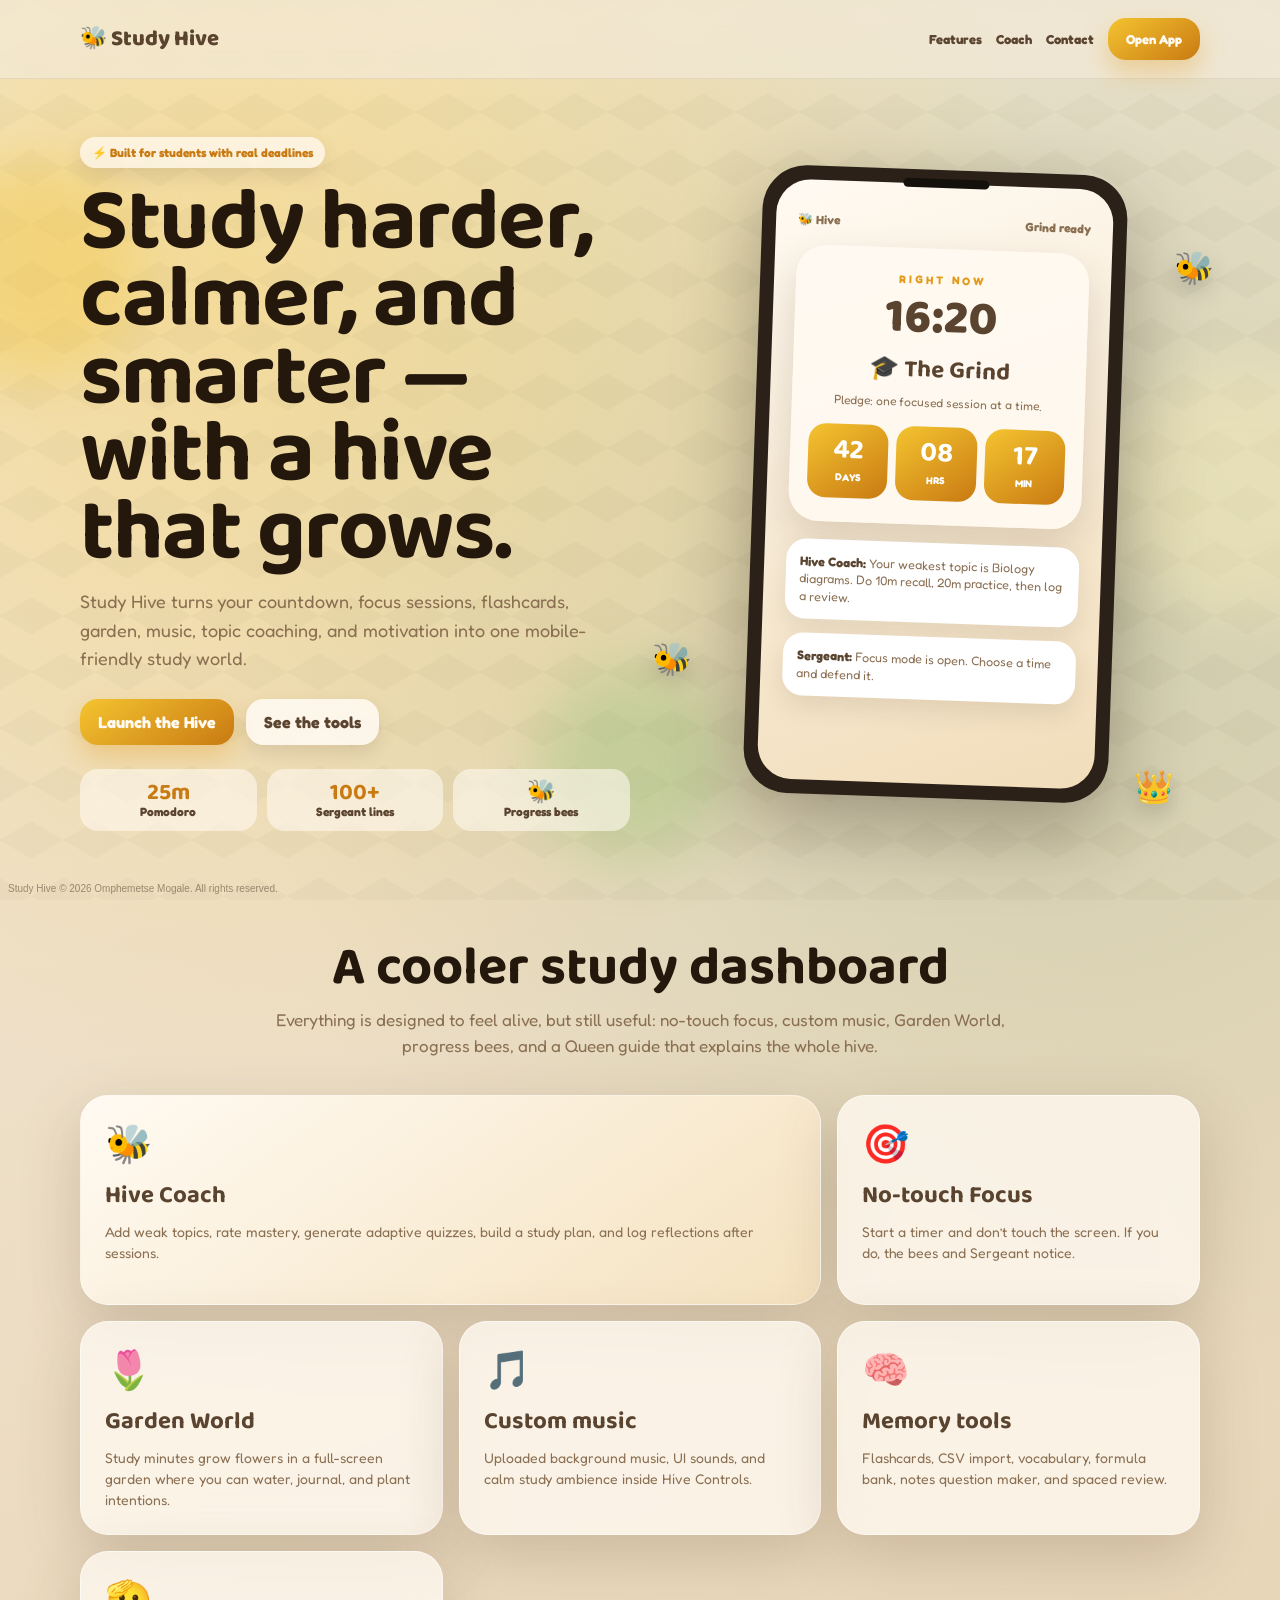
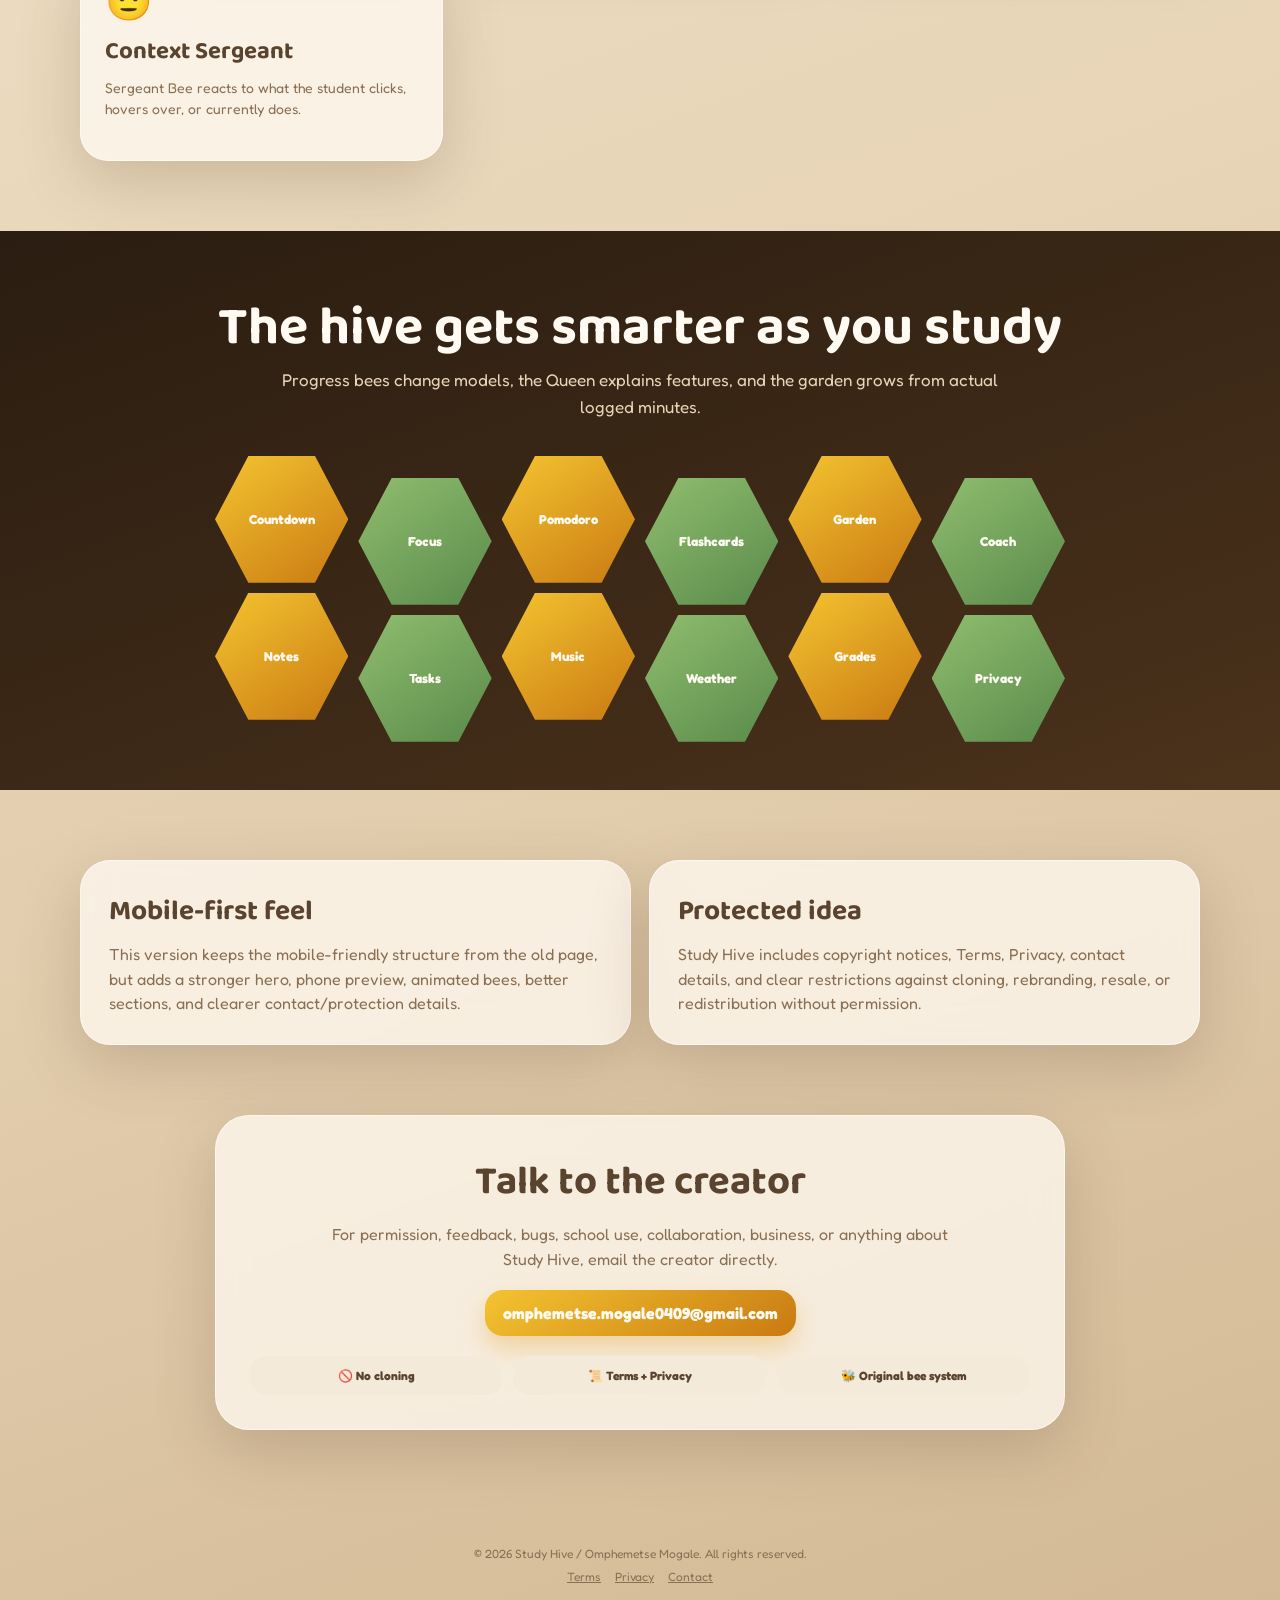
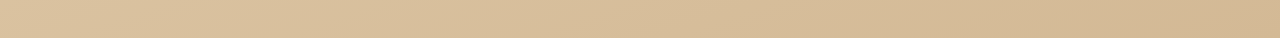
<file: desktop-app/index.html>
<!DOCTYPE html>
<!--
  Study Hive — Proprietary Source Code
  Copyright © 2026 Study Hive.co . All rights reserved.

  Sole owner / copyright holder: study hive.co
  Contact: studyhive.co.za@gmail.com

  This file and the Study Hive project may not be copied, cloned, rebranded,
  resold, redistributed, hosted, mirrored, sublicensed, or used to create
  derivative works without written permission from Study Hive.co .
-->
<html lang="en">
<head>
<meta charset="UTF-8">
<meta name="author" content="Omphemetse Mogale">
<meta name="copyright" content="Copyright © 2026 Omphemetse Mogale. All rights reserved.">
<meta name="owner" content="Omphemetse Mogale">
<meta name="contact" content="omphemetse.mogale0409@gmail.com">
<meta name="rights" content="Proprietary. No copying, cloning, rebranding, resale, redistribution, or derivative works without written permission.">
<meta name="viewport" content="width=device-width, initial-scale=1.0, viewport-fit=cover">
<link rel="manifest" href="manifest.webmanifest">
<meta name="theme-color" content="#f4c430">
<title>Study Hive — Your Focus Hive</title>
<link rel="preconnect" href="https://fonts.googleapis.com">
<link href="https://fonts.googleapis.com/css2?family=Fredoka:wght@400;500;600;700;800&family=Baloo+2:wght@600;700;800;900&display=swap" rel="stylesheet">
<style>
:root{
  --cream:#f4ead9; --tan:#e8d5b7; --taupe:#d3b995; --brown:#8a6f52;
  --deep:#5a442f; --ink:#2c2117; --pearl:#fffaf2;
  --honey:#f4c430; --honey2:#e29b1c; --honey3:#c97a12;
  --green:#5a8a4a; --rose:#c1392b; --night:#20160c;
  --shadow:0 20px 60px rgba(92,68,47,.22);
}
*{box-sizing:border-box;margin:0;padding:0}
html{scroll-behavior:smooth}
body{
  font-family:'Fredoka',sans-serif;color:var(--ink);overflow-x:hidden;
  background:
    radial-gradient(circle at 18% 8%,rgba(244,196,48,.36),transparent 26%),
    radial-gradient(circle at 82% 18%,rgba(90,138,74,.20),transparent 30%),
    linear-gradient(160deg,var(--cream),var(--tan) 58%,var(--taupe));
}
a{color:inherit}.wrap{width:min(1120px,calc(100% - 32px));margin:auto}.glass{background:rgba(255,250,242,.76);backdrop-filter:blur(16px);border:1px solid rgba(255,255,255,.54);box-shadow:var(--shadow)}
.honey-noise{position:fixed;inset:0;pointer-events:none;z-index:-2;opacity:.18;background-image:linear-gradient(30deg,rgba(91,68,47,.18) 12%,transparent 12.5%,transparent 87%,rgba(91,68,47,.18) 87.5%,rgba(91,68,47,.18)),linear-gradient(150deg,rgba(91,68,47,.18) 12%,transparent 12.5%,transparent 87%,rgba(91,68,47,.18) 87.5%,rgba(91,68,47,.18)),linear-gradient(30deg,rgba(91,68,47,.18) 12%,transparent 12.5%,transparent 87%,rgba(91,68,47,.18) 87.5%,rgba(91,68,47,.18)),linear-gradient(150deg,rgba(91,68,47,.18) 12%,transparent 12.5%,transparent 87%,rgba(91,68,47,.18) 87.5%,rgba(91,68,47,.18));background-size:64px 112px;background-position:0 0,0 0,32px 56px,32px 56px}.blob{position:fixed;border-radius:50%;filter:blur(28px);opacity:.35;z-index:-1;animation:drift 12s ease-in-out infinite}.blob.one{width:220px;height:220px;background:var(--honey);left:-80px;top:160px}.blob.two{width:260px;height:260px;background:#fff2b8;right:-90px;top:360px;animation-delay:2s}.blob.three{width:190px;height:190px;background:#8fbe6f;left:42%;bottom:40px;animation-delay:4s}@keyframes drift{0%,100%{transform:translateY(0) scale(1)}50%{transform:translateY(-24px) scale(1.08)}}
nav{position:sticky;top:0;z-index:50;padding:10px max(16px,env(safe-area-inset-left)) 10px max(16px,env(safe-area-inset-right));background:rgba(244,234,217,.68);backdrop-filter:blur(18px);border-bottom:1px solid rgba(92,68,47,.10)}.nav-inner{height:58px;display:flex;align-items:center;justify-content:space-between;gap:12px}.brand{font-family:'Baloo 2';font-weight:900;font-size:22px;text-decoration:none;display:flex;align-items:center;gap:8px;color:var(--deep)}.nav-links{display:flex;gap:14px;align-items:center;font-weight:800;font-size:13px;color:var(--deep)}.nav-links a{text-decoration:none}.nav-links a:hover{text-decoration:underline}.btn{display:inline-flex;align-items:center;justify-content:center;gap:8px;border:none;text-decoration:none;border-radius:18px;padding:13px 18px;font-weight:900;cursor:pointer;background:linear-gradient(145deg,var(--honey),var(--honey3));color:#fffaf2;box-shadow:0 12px 26px rgba(226,155,28,.34);transition:.18s ease}.btn:hover{transform:translateY(-2px);filter:brightness(1.03)}.btn.secondary{background:rgba(255,250,242,.88);color:var(--deep);box-shadow:0 8px 18px rgba(92,68,47,.14)}
.hero{padding:58px 0 40px}.hero-grid{display:grid;grid-template-columns:1.02fr .98fr;gap:42px;align-items:center}.tag{display:inline-flex;align-items:center;gap:7px;border-radius:999px;padding:8px 12px;background:rgba(255,250,242,.74);box-shadow:0 8px 20px rgba(92,68,47,.12);font-weight:900;font-size:12px;color:var(--honey3)}h1{font-family:'Baloo 2';font-size:clamp(42px,8vw,88px);line-height:.88;letter-spacing:-1.5px;color:#24180c;margin:16px 0}.hero p{font-size:18px;line-height:1.58;color:var(--brown);max-width:620px}.hero-actions{display:flex;gap:12px;flex-wrap:wrap;margin-top:26px}.mini-proof{display:grid;grid-template-columns:repeat(3,1fr);gap:10px;margin-top:24px;max-width:560px}.proof{border-radius:18px;padding:12px;background:rgba(255,250,242,.58);font-size:12px;font-weight:800;color:var(--deep);text-align:center}.proof b{display:block;font-family:'Baloo 2';font-size:23px;color:var(--honey3);line-height:1}
.phone-stage{position:relative;min-height:620px;display:grid;place-items:center}.phone{position:relative;width:min(365px,92vw);border-radius:44px;padding:14px;background:#2b2118;box-shadow:0 28px 80px rgba(50,35,20,.35);transform:rotate(2deg)}.phone::before{content:'';position:absolute;left:50%;top:9px;transform:translateX(-50%);width:86px;height:9px;border-radius:999px;background:#14100c;z-index:2}.screen{min-height:600px;border-radius:34px;background:linear-gradient(160deg,#fffaf2,#f1ddba);overflow:hidden;padding:22px;text-align:center;position:relative}.screen-top{display:flex;justify-content:space-between;align-items:center;font-size:12px;font-weight:900;color:var(--brown);margin-top:10px}.screen-card{border-radius:30px;background:rgba(255,250,242,.9);box-shadow:0 18px 40px rgba(92,68,47,.18);padding:24px 18px;margin:18px 0}.now{font-size:11px;letter-spacing:3px;font-weight:900;color:var(--honey2)}.screen-time{font-family:'Baloo 2';font-weight:900;font-size:48px;color:var(--deep);line-height:1;margin:8px 0}.mock-count{display:grid;grid-template-columns:repeat(3,1fr);gap:8px}.mock-unit{border-radius:18px;background:linear-gradient(145deg,var(--honey),var(--honey3));color:white;padding:13px 6px}.mock-unit b{font-family:'Baloo 2';font-size:28px;display:block;line-height:1}.mock-unit span{font-size:10px;font-weight:800}.coach-bubble{margin-top:14px;text-align:left;border-radius:20px;background:#fff;padding:14px;box-shadow:0 10px 24px rgba(92,68,47,.12);font-size:12.5px;line-height:1.4;color:var(--brown)}.coach-bubble b{color:var(--deep)}.phone-bee{position:absolute;font-size:32px;filter:drop-shadow(0 8px 12px rgba(0,0,0,.20));animation:beeLoop 7s ease-in-out infinite}.phone-bee.one{right:-14px;top:78px}.phone-bee.two{left:-20px;bottom:120px;animation-delay:2s}.phone-bee.three{right:26px;bottom:-8px;animation-delay:4s}@keyframes beeLoop{0%,100%{transform:translateY(0) rotate(-8deg)}50%{transform:translateY(-22px) rotate(8deg)}}
.section{padding:70px 0}.section h2{text-align:center;font-family:'Baloo 2';font-size:clamp(32px,5vw,54px);line-height:1;color:#24180c;margin-bottom:12px}.section-sub{max-width:760px;margin:0 auto 36px;text-align:center;color:var(--brown);font-size:17px;line-height:1.55}.feature-grid{display:grid;grid-template-columns:repeat(3,1fr);gap:16px}.feature{border-radius:28px;padding:24px;min-height:210px}.feature .icon{font-size:38px}.feature h3{font-family:'Baloo 2';font-size:24px;margin:10px 0 6px;color:var(--deep)}.feature p{color:var(--brown);line-height:1.5;font-size:14px}.feature.big{grid-column:span 2;background:linear-gradient(145deg,#fffaf2,#f5e2bf)}.dark-section{background:linear-gradient(160deg,#2a1d11,#4b321b);color:#fffaf2}.dark-section h2{color:#fffaf2}.dark-section .section-sub{color:#e8d5b7}.honeycomb{display:grid;grid-template-columns:repeat(6,1fr);gap:10px;max-width:850px;margin:0 auto}.hex{aspect-ratio:1.05;clip-path:polygon(25% 0,75% 0,100% 50%,75% 100%,25% 100%,0 50%);background:linear-gradient(145deg,var(--honey),var(--honey3));display:grid;place-items:center;text-align:center;color:#fffaf2;font-weight:900;padding:14px;font-size:13px;box-shadow:0 12px 20px rgba(0,0,0,.16)}.hex:nth-child(even){background:linear-gradient(145deg,#8fbe6f,var(--green));transform:translateY(22px)}.story{display:grid;grid-template-columns:1fr 1fr;gap:18px;align-items:stretch}.story-card{border-radius:30px;padding:28px}.story-card h3{font-family:'Baloo 2';font-size:28px;color:var(--deep);margin-bottom:8px}.story-card p{color:var(--brown);line-height:1.55}.contact{padding-bottom:86px}.contact-card{max-width:850px;margin:0 auto;border-radius:34px;padding:34px;text-align:center}.contact-card h2{font-family:'Baloo 2';font-size:40px;color:var(--deep)}.contact-card p{color:var(--brown);line-height:1.55;max-width:650px;margin:8px auto 18px}.email{word-break:break-word}.protect-row{display:grid;grid-template-columns:repeat(3,1fr);gap:10px;margin-top:20px}.pill{border-radius:16px;background:var(--cream);padding:12px;font-size:12px;font-weight:900;color:var(--deep)}footer{padding:30px 0 54px;text-align:center;color:var(--brown);font-size:12px}.footer-links{margin-top:8px}.footer-links a{margin:0 7px;text-decoration:underline}
@media(max-width:900px){.nav-links a:not(.btn){display:none}.hero-grid{grid-template-columns:1fr;gap:24px}.hero{text-align:center;padding-top:42px}.hero p{margin:auto}.hero-actions{justify-content:center}.mini-proof{margin-left:auto;margin-right:auto}.phone-stage{min-height:auto}.feature-grid{grid-template-columns:1fr}.feature.big{grid-column:auto}.story{grid-template-columns:1fr}.honeycomb{grid-template-columns:repeat(3,1fr);}.hex:nth-child(even){transform:none}.protect-row{grid-template-columns:1fr}}
@media(max-width:520px){.wrap{width:min(100% - 24px,1120px)}nav{padding-left:12px;padding-right:12px}.brand{font-size:19px}.nav-inner{height:56px}.nav-links .btn{padding:10px 12px;border-radius:14px;font-size:12px}.hero{padding-top:34px}.hero-actions .btn{width:100%;}.mini-proof{grid-template-columns:1fr}.phone{width:min(330px,96vw);border-radius:36px;padding:10px}.screen{min-height:540px;border-radius:28px;padding:18px}.screen-time{font-size:42px}.mock-count{grid-template-columns:1fr}.phone-stage{margin-top:8px}.section{padding:54px 0}.honeycomb{grid-template-columns:repeat(2,1fr)}.contact-card{padding:26px 18px}.contact-card h2{font-size:31px}}
</style>
</head>
<body>
<div class="honey-noise"></div><div class="blob one"></div><div class="blob two"></div><div class="blob three"></div>
<nav><div class="wrap nav-inner"><a class="brand" href="#top">🐝 Study Hive</a><div class="nav-links"><a href="#features">Features</a><a href="#coach">Coach</a><a href="#contact">Contact</a><a class="btn" href="app.html">Open App</a></div></div></nav>
<header class="hero" id="top"><div class="wrap hero-grid"><div><span class="tag">⚡ Built for students with real deadlines</span><h1>Study harder, calmer, and smarter — with a hive that grows.</h1><p>Study Hive turns your countdown, focus sessions, flashcards, garden, music, topic coaching, and motivation into one mobile-friendly study world.</p><div class="hero-actions"><a class="btn" href="app.html">Launch the Hive</a><a class="btn secondary" href="#features">See the tools</a></div><div class="mini-proof"><div class="proof"><b>25m</b>Pomodoro</div><div class="proof"><b>100+</b>Sergeant lines</div><div class="proof"><b>🐝</b>Progress bees</div></div></div><div class="phone-stage"><div class="phone-bee one">🐝</div><div class="phone-bee two">🐝</div><div class="phone-bee three">👑</div><div class="phone"><div class="screen"><div class="screen-top"><span>🐝 Hive</span><span>Grind ready</span></div><div class="screen-card"><div class="now">RIGHT NOW</div><div class="screen-time">16:20</div><h3 style="font-family:'Baloo 2';font-size:24px;color:var(--deep);">🎓 The Grind</h3><p style="font-size:12px;color:var(--brown);margin:4px 0 14px;">Pledge: one focused session at a time.</p><div class="mock-count"><div class="mock-unit"><b>42</b><span>DAYS</span></div><div class="mock-unit"><b>08</b><span>HRS</span></div><div class="mock-unit"><b>17</b><span>MIN</span></div></div></div><div class="coach-bubble"><b>Hive Coach:</b> Your weakest topic is Biology diagrams. Do 10m recall, 20m practice, then log a review.</div><div class="coach-bubble"><b>Sergeant:</b> Focus mode is open. Choose a time and defend it.</div></div></div></div></div></header>
<section class="section" id="features"><div class="wrap"><h2>A cooler study dashboard</h2><p class="section-sub">Everything is designed to feel alive, but still useful: no-touch focus, custom music, Garden World, progress bees, and a Queen guide that explains the whole hive.</p><div class="feature-grid"><div class="feature glass big"><div class="icon">🐝</div><h3>Hive Coach</h3><p>Add weak topics, rate mastery, generate adaptive quizzes, build a study plan, and log reflections after sessions.</p></div><div class="feature glass"><div class="icon">🎯</div><h3>No-touch Focus</h3><p>Start a timer and don’t touch the screen. If you do, the bees and Sergeant notice.</p></div><div class="feature glass"><div class="icon">🌷</div><h3>Garden World</h3><p>Study minutes grow flowers in a full-screen garden where you can water, journal, and plant intentions.</p></div><div class="feature glass"><div class="icon">🎵</div><h3>Custom music</h3><p>Uploaded background music, UI sounds, and calm study ambience inside Hive Controls.</p></div><div class="feature glass"><div class="icon">🧠</div><h3>Memory tools</h3><p>Flashcards, CSV import, vocabulary, formula bank, notes question maker, and spaced review.</p></div><div class="feature glass"><div class="icon">🫡</div><h3>Context Sergeant</h3><p>Sergeant Bee reacts to what the student clicks, hovers over, or currently does.</p></div></div></div></section>
<section class="section dark-section" id="coach"><div class="wrap"><h2>The hive gets smarter as you study</h2><p class="section-sub">Progress bees change models, the Queen explains features, and the garden grows from actual logged minutes.</p><div class="honeycomb"><div class="hex">Countdown</div><div class="hex">Focus</div><div class="hex">Pomodoro</div><div class="hex">Flashcards</div><div class="hex">Garden</div><div class="hex">Coach</div><div class="hex">Notes</div><div class="hex">Tasks</div><div class="hex">Music</div><div class="hex">Weather</div><div class="hex">Grades</div><div class="hex">Privacy</div></div></div></section>
<section class="section"><div class="wrap story"><div class="story-card glass"><h3>Mobile-first feel</h3><p>This version keeps the mobile-friendly structure from the old page, but adds a stronger hero, phone preview, animated bees, better sections, and clearer contact/protection details.</p></div><div class="story-card glass"><h3>Protected idea</h3><p>Study Hive includes copyright notices, Terms, Privacy, contact details, and clear restrictions against cloning, rebranding, resale, or redistribution without permission.</p></div></div></section>
<section class="contact" id="contact"><div class="wrap"><div class="contact-card glass"><h2>Talk to the creator</h2><p>For permission, feedback, bugs, school use, collaboration, business, or anything about Study Hive, email the creator directly.</p><a class="btn email" href="mailto:omphemetse.mogale0409@gmail.com?subject=Study%20Hive%20Contact">omphemetse.mogale0409@gmail.com</a><div class="protect-row"><div class="pill">🚫 No cloning</div><div class="pill">📜 Terms + Privacy</div><div class="pill">🐝 Original bee system</div></div></div></div></section>
<footer><div class="wrap">© 2026 Study Hive / Omphemetse Mogale. All rights reserved.<div class="footer-links"><a href="study-hive-terms-of-service.html">Terms</a><a href="study-hive-privacy-policy.html">Privacy</a><a href="mailto:omphemetse.mogale0409@gmail.com">Contact</a></div></div></footer>

<!-- OWNERSHIP MARKER: repeated in-code copyright notice -->
<script>
(function(){
  var OWNER = 'Study Hive';
  var EMAIL = 'studyhive.co.za@gmail.com';
  var NOTICE = 'Study Hive © 2026 ' + OWNER + '. All rights reserved. Unauthorized copying, cloning, rebranding, resale, redistribution, hosting, mirroring, or derivative works are prohibited. Contact: ' + EMAIL;
  try {
    Object.defineProperty(window, 'STUDY_HIVE_OWNER', { value: OWNER, writable: false, configurable: false });
    Object.defineProperty(window, 'STUDY_HIVE_COPYRIGHT_NOTICE', { value: NOTICE, writable: false, configurable: false });
  } catch(e) {}
  try { console.info('%c' + NOTICE, 'font-weight:700;color:#c97a12;font-size:13px;'); } catch(e) {}
  function ensureOwnershipNotice(){
    document.documentElement.setAttribute('data-study-hive-owner', OWNER);
    document.documentElement.setAttribute('data-study-hive-copyright', '© 2026 ' + OWNER);
    if (!document.querySelector('meta[name="owner"]')) {
      var m=document.createElement('meta'); m.name='owner'; m.content=OWNER; document.head.appendChild(m);
    }
    if (!document.getElementById('studyHiveOwnershipNotice')) {
      var n=document.createElement('div');
      n.id='studyHiveOwnershipNotice';
      n.setAttribute('aria-label','Study Hive ownership notice');
      n.textContent='Study Hive © 2026 Omphemetse Mogale. All rights reserved.';
      n.style.cssText='position:fixed;left:8px;bottom:6px;z-index:1;font:10px Arial,sans-serif;color:rgba(91,68,47,.55);pointer-events:none;user-select:none;';
      document.body.appendChild(n);
    }
  }
  if (document.readyState === 'loading') document.addEventListener('DOMContentLoaded', ensureOwnershipNotice); else ensureOwnershipNotice();
  setInterval(ensureOwnershipNotice, 5000);
})();
</script>

<script>if(location.protocol==='http:'||location.protocol==='https:'){if('serviceWorker'in navigator)navigator.serviceWorker.register('sw.js').catch(function(){});}</script>
</body>
</html>
</file>
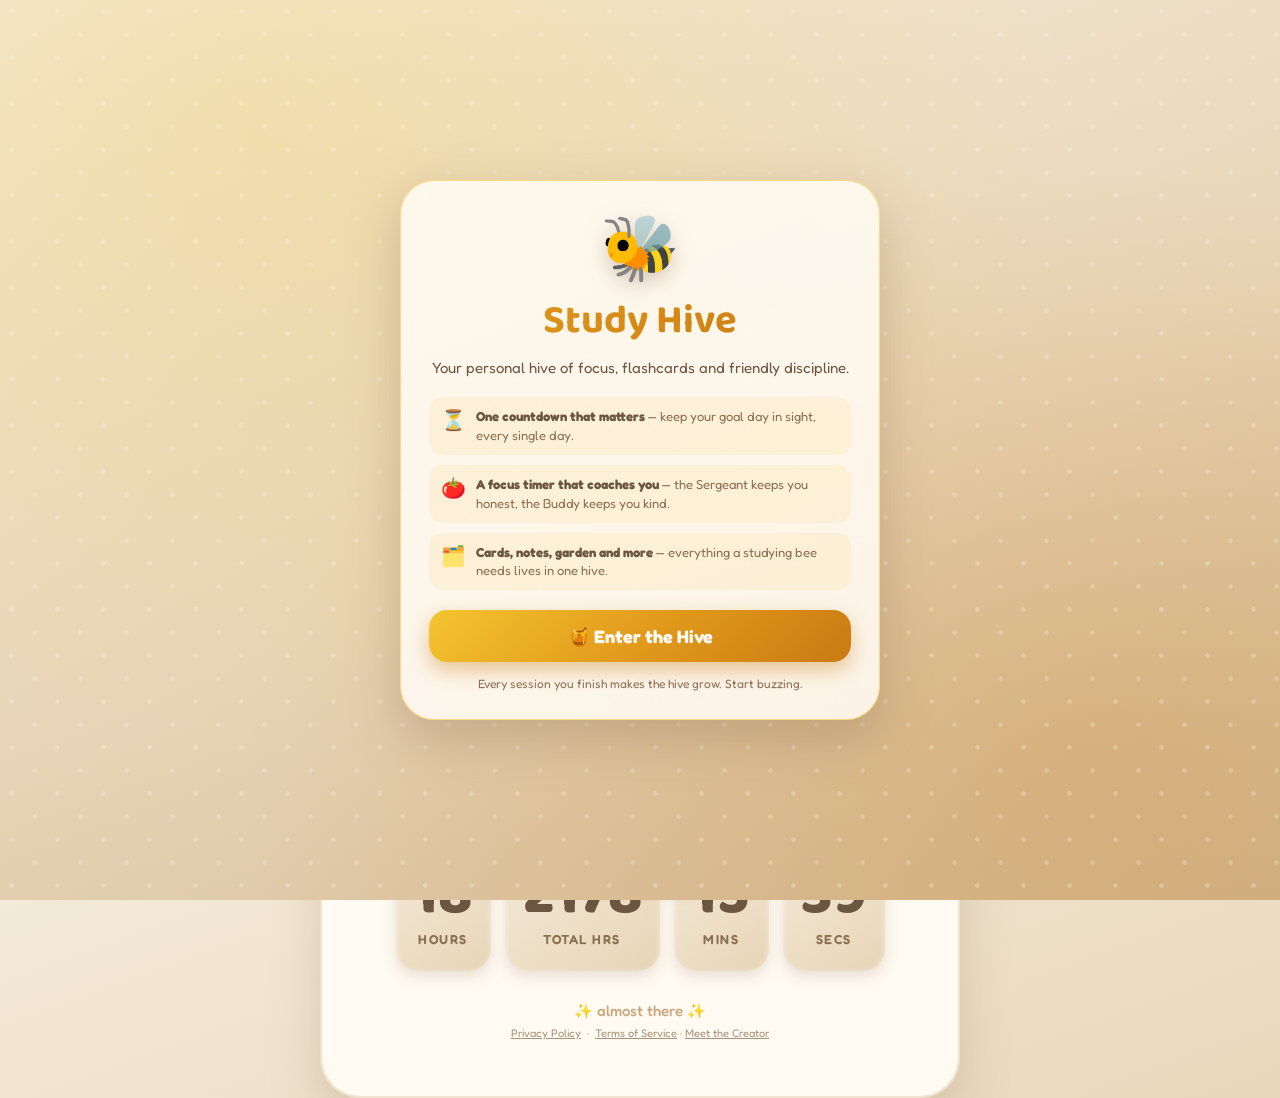
<file: app.html>
<!DOCTYPE html>
<!--
  Study Hive — Proprietary Source Code
  Copyright © 2026 Omphemetse Mogale. All rights reserved.

  Sole owner / copyright holder: Omphemetse Mogale
  Contact: omphemetse.mogale0409@gmail.com

  This file and the Study Hive project may not be copied, cloned, rebranded,
  resold, redistributed, hosted, mirrored, sublicensed, or used to create
  derivative works without written permission from Omphemetse Mogale.
  See LICENSE.txt and COPYRIGHT_NOTICE.txt in this repository.
-->
<html lang="en">
<head>
<script src="js/00-shared-utils.js"></script>
<script src="js/01-idle-timer-scheduler.js"></script>
<script src="js/63-safe-storage.js"></script>
<script src="js/64-spaced-repetition.js"></script>
<script src="js/65-daily-plan.js"></script>
<script src="js/66-hive-report.js"></script>
<script src="js/67-plan-notify-crosswire.js"></script>
<script src="js/68-voice-cards.js"></script>
<script src="js/69-focus-quality.js"></script>
<script src="js/70-cram-mode.js"></script>

<meta charset="UTF-8">
<meta name="author" content="Omphemetse Mogale">
<meta name="copyright" content="Copyright © 2026 Omphemetse Mogale. All rights reserved.">
<meta name="owner" content="Omphemetse Mogale">
<meta name="contact" content="omphemetse.mogale0409@gmail.com">
<meta name="rights" content="Proprietary. No copying, cloning, rebranding, resale, redistribution, or derivative works without written permission. See LICENSE.txt.">
<meta name="viewport" content="width=device-width, initial-scale=1.0, viewport-fit=cover, maximum-scale=5.0">
<title>Study Hive — Countdown, Focus & Flashcards</title>
<!-- PWA / MOBILE META (was missing on the app itself — only on the landing page) -->
<link rel="manifest" href="manifest.webmanifest">
<meta name="theme-color" content="#f4c430">
<meta name="apple-mobile-web-app-capable" content="yes">
<meta name="mobile-web-app-capable" content="yes">
<meta name="apple-mobile-web-app-status-bar-style" content="black-translucent">
<meta name="apple-mobile-web-app-title" content="Study Hive">
<link rel="apple-touch-icon" href="icon.png">
<link rel="icon" href="icon.png">
<link rel="icon" href="data:image/svg+xml,<svg xmlns=%22http://www.w3.org/2000/svg%22 viewBox=%220 0 100 100%22><text y=%22.9em%22 font-size=%2290%22>🐝</text></svg>">
<link rel="preconnect" href="https://fonts.googleapis.com">
<link href="https://fonts.googleapis.com/css2?family=Fredoka:wght@300..700&family=Baloo+2:wght@400..800&display=swap" rel="stylesheet">
<link rel="stylesheet" href="css/styles.css?v=12">


<base target="_blank">
</head>
<body class="startup-soft">
<div class="startup-honey-glow" id="startupHoneyGlow" aria-hidden="true"><span>🐝</span></div>
<!-- ===== FRONT PAGE: welcome screen (shows first on every visit) ===== -->
<div class="welcome-screen" id="welcomeScreen" role="dialog" aria-label="Welcome to Study Hive">
  <div class="welcome-honeycomb" aria-hidden="true"></div>
  <div class="welcome-card">
    <div class="welcome-bee" id="welcomeBee">🐝</div>
    <h1 class="welcome-title">Study Hive</h1>
    <p class="welcome-tagline">Your personal hive of focus, flashcards and friendly discipline.</p>
    <div class="welcome-bullets">
      <div class="welcome-bullet"><span>⏳</span><p><b>One countdown that matters</b> — keep your goal day in sight, every single day.</p></div>
      <div class="welcome-bullet"><span>🍅</span><p><b>A focus timer that coaches you</b> — the Sergeant keeps you honest, the Buddy keeps you kind.</p></div>
      <div class="welcome-bullet"><span>🗂️</span><p><b>Cards, notes, garden and more</b> — everything a studying bee needs lives in one hive.</p></div>
    </div>
    <button class="welcome-enter-btn" id="welcomeEnterBtn">🍯 Enter the Hive</button>
    <p class="welcome-footnote">Every session you finish makes the hive grow. Start buzzing.</p>
  </div>
</div>
<script src="js/02-startup-fade.js"></script>
<div class="onboard-veil" id="onboardVeil">
  <div class="onboard-card">
    <div class="onboard-bee">🐝</div>
    <h2>Welcome to Study Hive</h2>
    <p class="onboard-sub">A few short questions and your hive is built around you. One at a time — no rush.</p>

    <!-- Bee slider: shows how far through setup you are -->
    <div class="onboard-slider-wrap">
      <div class="onboard-slider-track">
        <div class="onboard-slider-fill" id="onboardSliderFill"></div>
        <span class="onboard-slider-bee" id="onboardSliderBee">🐝</span>
      </div>
      <div class="onboard-slider-label" id="onboardSliderLabel">Step 1 of 9</div>
    </div>

    <div class="onboard-step" data-step="1">
      <label class="onboard-label" for="onboardName">What should we call you?</label>
      <input type="text" id="onboardName" class="onboard-input" placeholder="e.g. Sam" maxlength="24">
      <p class="onboard-step-hint">Your name personalises your hive — the Sergeant and Buddy Bee will use it. You can skip this if you like.</p>
    </div>
    <div class="onboard-step" data-step="2">
      <label class="onboard-label" for="onboardGoal">What are you counting down to?</label>
      <input type="text" id="onboardGoal" class="onboard-input" placeholder="e.g. Finals, Graduation, SATs" maxlength="40">
      <p class="onboard-step-hint">This becomes the big goal on your countdown card. Pick something that will feel amazing to reach.</p>
    </div>
    <div class="onboard-step" data-step="3">
      <label class="onboard-label" for="onboardDate">When is it?</label>
      <input type="date" id="onboardDate" class="onboard-input">
      <p class="onboard-step-hint">Your countdown counts down to this day. Already set to 90 days from now — change it if yours is sooner or later.</p>
    </div>
    <div class="onboard-step" data-step="4">
      <label class="onboard-label" for="onboardSubjects">What subjects should the hive track?</label>
      <textarea id="onboardSubjects" class="onboard-input" rows="2" placeholder="Maths, Biology, English..." style="resize:vertical;"></textarea>
      <p class="onboard-step-hint">Separate with commas. Each subject gets its own progress so you can see where the effort is going.</p>
    </div>
    <div class="onboard-step" data-step="5">
      <label class="onboard-label" for="onboardDailyGoal">Daily study goal (minutes)</label>
      <input type="number" id="onboardDailyGoal" class="onboard-input" min="10" max="480" value="60">
      <p class="onboard-step-hint">A realistic daily target keeps the hive honest. Start smaller than you think — 60 minutes done well beats 3 hours done badly.</p>
    </div>
    <div class="onboard-step" data-step="6">
      <label class="onboard-label" for="onboardVibe">How should the hive coach you?</label>
      <select id="onboardVibe" class="onboard-input">
        <option value="balanced" selected>Balanced — supportive but honest</option>
        <option value="calm">Calm — gentle reminders</option>
        <option value="strict">Strict — drill-sergeant energy</option>
        <option value="fun">Fun — jokes and tiny challenges</option>
      </select>
      <p class="onboard-step-hint">This sets the coaching tone across the whole hive. You can change it anytime in Settings.</p>
    </div>
    <div class="onboard-step" data-step="7">
      <label style="display:flex; align-items:flex-start; gap:8px; text-align:left; font-size:12px; color:var(--brown); margin-top:12px; line-height:1.35;">
        <input type="checkbox" id="onboardMobileMode" style="margin-top:2px;"> Use the simplified mobile layout on this device
      </label>
      <p class="onboard-step-hint">Recommended if you study on a phone — it keeps the hive tidy on small screens. Tick it and the layout adapts.</p>
    </div>
    <div class="onboard-step" data-step="8">
      <label class="onboard-label" for="onboardWorry">Biggest thing you want help with</label>
      <textarea id="onboardWorry" class="onboard-input" rows="2" placeholder="e.g. procrastination, exam panic, staying consistent..." style="resize:vertical;"></textarea>
      <p class="onboard-step-hint">The hive coach reads this and aims its advice at your real struggle. Be honest — nobody else sees it.</p>
    </div>
    <div class="onboard-step" data-step="9">
      <label class="onboard-label" for="onboardPledge">Write a pledge to yourself</label>
      <textarea id="onboardPledge" class="onboard-input" rows="2" placeholder="I promise to show up honestly, one focused session at a time." style="resize:vertical;"></textarea>
      <p class="onboard-step-hint">Finish the sentence below — it becomes your pledge. It stays under your countdown as a quiet reminder of why you started.</p>
    </div>

    <div class="onboard-nav">
      <button type="button" class="onboard-nav-btn" id="onboardPrevBtn">← Back</button>
      <button type="button" class="onboard-nav-btn primary" id="onboardNextBtn">Next →</button>
    </div>
    <button class="onboard-start-btn" id="onboardStartBtn" style="display:none;">Start my hive 🍯</button>
    <button class="onboard-skip-btn" id="onboardSkipBtn">Skip for now</button>
  </div>
</div>
<div class="tour-overlay" id="tourOverlay">
  <div class="tour-catcher"></div>
  <div class="tour-spotlight hidden" id="tourSpotlight"></div>
  <div class="tour-card" id="tourCard">
    <div class="tour-card-icon" id="tourIcon">🍯</div>
    <div class="tour-card-progress" id="tourProgress">Step 1 of 21</div>
    <h3 id="tourTitle">Welcome</h3>
    <p id="tourBody">Loading…</p>
    <div class="tour-card-actions">
      <button class="tour-btn tour-btn-back" id="tourBackBtn">Back</button>
      <button class="tour-btn tour-btn-next" id="tourNextBtn">Next</button>
    </div>
    <button class="tour-skip-link" id="tourSkipBtn">Skip tour</button>
  </div>
</div>
<div class="mobile-bar" id="mobileTopBar"></div>
<div class="mobile-bar" id="mobileDockBar"></div>
<div class="tools-dock-bar" id="toolsDockBar"></div>
  <button class="zen-exit-btn" id="zenExitBtn" title="Exit Zen Mode (Esc)">🧘 Exit Zen Mode</button>
  <div class="sleep-veil" id="sleepVeil"></div>
  <div class="night-veil-dim" id="nightVeilDim"></div>
  <div class="hive-swarm" id="hiveSwarm"></div>
  <div class="hive-population-badge" id="hivePopulationBadge">🐝 0 bees working</div>
  <div class="xp-bar-track"><div class="xp-bar-fill" id="xpBarFill"></div></div>
  <div class="level-badge" id="levelBadge">🥚 Egg <span class="xp-count" id="xpCount">0 XP</span></div>
  <div class="achievement-toast" id="achievementToast"></div>

  <div class="weather-tint" id="weatherTint"></div>
  <div class="weather-widget" id="weatherWidget" title="Click the city to change it">
    <div class="weather-icon" id="weatherIcon"><div class="weather-sun"></div></div>
    <div>
      <div class="weather-temp" id="weatherTemp">--°</div>
      <div class="weather-desc" id="weatherDesc">Loading weather…</div>
      <input type="text" class="weather-city-input" id="weatherCityInput" placeholder="Change city…">
    </div>
  </div>

  <button class="fullscreen-btn" id="fsBtn" title="Toggle fullscreen" aria-label="Toggle fullscreen">
    <svg id="fsIcon" viewBox="0 0 24 24" fill="none" stroke-width="2" stroke-linecap="round" stroke-linejoin="round">
      <path d="M8 3H5a2 2 0 0 0-2 2v3"></path>
      <path d="M21 8V5a2 2 0 0 0-2-2h-3"></path>
      <path d="M3 16v3a2 2 0 0 0 2 2h3"></path>
      <path d="M16 21h3a2 2 0 0 0 2-2v-3"></path>
    </svg>
  </button>

  <div class="goal-wrap">
    <div class="goal-number">
      <div class="goal-back">90%</div>
      <div class="goal-front" id="goalFront">90%</div>
    </div>
    <div class="goal-label">My Goal</div>
  </div>

  <button class="grade-btn" id="gradeBtn">📊 Grades</button>
  <div class="grade-panel" id="gradePanel">
    <h4>Grade Predictor</h4>
    <select class="grade-subject-select" id="gradeSubjectSelect">
      <option value="">Add a subject in Settings</option>
    </select>
    <div class="grade-row">
      <label>Current Mark (%)</label>
      <input type="number" id="gradeCurrent" min="0" max="100" placeholder="e.g. 62">
    </div>
    <div class="grade-row">
      <label>Weight Completed So Far (%)</label>
      <input type="number" id="gradeWeightSoFar" min="0" max="100" placeholder="e.g. 60">
    </div>
    <div class="grade-row">
      <label>Target Grade (%)</label>
      <input type="number" id="gradeTarget" min="0" max="100" placeholder="e.g. 75">
    </div>
    <div class="grade-result" id="gradeResult">Fill in the fields above to see what you need on what's left.</div>
    <div class="grade-trend" id="gradeTrend">
      <div class="grade-trend-header">
        <span>Mark History</span>
        <div class="grade-trend-add">
          <input type="number" id="gradeTrendInput" min="0" max="100" placeholder="%">
          <button id="gradeTrendAddBtn">+</button>
        </div>
      </div>
      <svg viewBox="0 0 240 70" class="grade-trend-chart" id="gradeTrendChart"></svg>
      <div class="grade-trend-empty" id="gradeTrendEmpty">No marks logged yet for this subject.</div>
    </div>
  </div>

  <button class="breathing-btn" id="breathingBtn">🌬️ Breathe</button>
  <div class="breathing-panel" id="breathingPanel">
    <h4>Breathing Break</h4>
    <div class="breathing-presets">
      <button class="breathing-preset-btn active" data-pattern="4-4-4-4" data-label="Box Breathing">Box</button>
      <button class="breathing-preset-btn" data-pattern="4-7-8-0" data-label="Calming 4-7-8">4-7-8</button>
      <button class="breathing-preset-btn" data-pattern="4-0-4-0" data-label="Simple Breathing">Simple</button>
    </div>
    <div class="breathing-orb-wrap">
      <div class="breathing-orb" id="breathingOrb"></div>
      <div class="breathing-orb-label" id="breathingOrbLabel">Ready?</div>
    </div>
    <div class="breathing-count" id="breathingCount">0 cycles this session</div>
    <div class="breathing-btns">
      <button class="breathing-action-btn" id="breathingStartBtn">Start</button>
      <button class="breathing-action-btn secondary" id="breathingStopBtn">Stop</button>
    </div>
    <button class="breathing-tip-btn" id="breathingTipBtn">🎲 Give me a break idea</button>
    <div class="breathing-tip" id="breathingTip"></div>
  </div>

  <button class="misc-btn" id="awardsBtn">🏆 Awards</button>
  <div class="misc-panel" id="awardsPanel">
    <h4>Achievement Gallery</h4>
    <div class="weekly-recap" id="weeklyRecap"></div>
    <div class="awards-progress" id="awardsProgress">0 / 0 unlocked</div>
    <div class="awards-grid" id="awardsGrid"></div>
    <button class="share-progress-btn" id="shareProgressBtn">📤 Share My Progress</button>
  </div>

  <button class="misc-btn" id="vocabBtn">🔤 Vocab</button>
  <div class="misc-panel" id="vocabPanel">
    <h4>Word of the Day</h4>
    <div class="vocab-word" id="vocabWord">—</div>
    <div class="vocab-pos" id="vocabPos"></div>
    <div class="vocab-def" id="vocabDef">Loading…</div>
    <div class="vocab-example" id="vocabExample"></div>
    <div class="vocab-btns">
      <button class="vocab-action-btn" id="vocabLearnedBtn">✓ I know this one</button>
      <button class="vocab-action-btn secondary" id="vocabNextBtn">Next word</button>
    </div>
    <div class="vocab-count" id="vocabCount">0 words learned</div>
  </div>

  <button class="misc-btn" id="examBtn">📅 Exams</button>
  <div class="misc-panel" id="examPanel">
    <h4>Exam Countdown</h4>
    <div class="exam-add-row">
      <select class="exam-subject-select" id="examSubjectSelect">
        <option value="">Add a subject in Settings</option>
      </select>
      <input type="date" class="exam-date-input" id="examDateInput">
      <button class="exam-add-btn" id="examAddBtn">+</button>
    </div>
    <ul class="exam-list" id="examList"></ul>
  </div>

  <button class="misc-btn dock-item" id="notesBtn">📝 Notes</button>
  <div class="misc-panel" id="notesPanel">
    <h4>Quick Notes</h4>
    <textarea class="notes-textarea" id="notesTextarea" placeholder="Jot down anything — a formula, a reminder, a thought…"></textarea>
    <div class="notes-footer">
      <span class="notes-count" id="notesCount">0 characters · saved</span>
      <button class="notes-clear-btn" id="notesClearBtn">Clear</button>
    </div>
  </div>

  <button class="misc-btn" id="settingsBtn">⚙️ Settings</button>
  <div class="misc-panel" id="settingsPanel">
    <h4>Settings</h4>
    <div class="settings-row-label" style="margin-bottom:8px;">❔ Help</div>
    <button class="settings-action-btn" id="replayTourBtn" style="width:100%;">🐝 Replay Guided Tour</button>
    <div class="settings-divider"></div>
    <div class="settings-row-label" style="margin-bottom:8px;">🎯 Your goal</div>
    <div class="settings-btn-row">
      <input type="text" id="goalTitleInput" placeholder="Title (e.g. 🎓 The Grind)" style="flex:1;padding:8px 10px;border-radius:10px;border:1px solid var(--taupe);font-family:'Fredoka',sans-serif;">
    </div>
    <div class="settings-btn-row" style="margin-top:6px;">
      <input type="text" id="goalLabelInput" placeholder="Subtitle (e.g. Countdown to finals)" style="flex:1;padding:8px 10px;border-radius:10px;border:1px solid var(--taupe);font-family:'Fredoka',sans-serif;">
    </div>
    <div class="settings-btn-row" style="margin-top:6px;">
      <input type="date" id="goalDateInput" style="flex:1;padding:8px 10px;border-radius:10px;border:1px solid var(--taupe);font-family:'Fredoka',sans-serif;">
    </div>
    <button class="settings-action-btn" id="saveGoalBtn" style="width:100%; margin-top:6px;">💾 Save Goal</button>
    <div class="settings-divider"></div>
    <div class="settings-row-label" style="margin-bottom:8px;">📚 Your subjects</div>
    <ul class="exam-list" id="manageSubjectsList" style="list-style:none; padding:0; margin:0 0 8px;"></ul>
    <div class="settings-btn-row">
      <input type="text" id="newSubjectInput" placeholder="Add a subject (e.g. Biology)" style="flex:1;padding:8px 10px;border-radius:10px;border:1px solid var(--taupe);font-family:'Fredoka',sans-serif;">
      <button class="exam-add-btn" id="addSubjectBtn">+</button>
    </div>
    <div class="settings-row-label" style="margin:8px 0 4px; font-size:10.5px;">Or paste a list (one per line, or comma-separated)</div>
    <textarea class="notes-textarea" id="bulkSubjectTextarea" style="min-height:50px;" placeholder="Biology, Chemistry, History..."></textarea>
    <button class="settings-action-btn" id="bulkAddSubjectsBtn" style="width:100%; margin-top:6px;">➕ Add All</button>
    <div class="settings-divider"></div>
    <div class="settings-row-label" style="margin-bottom:8px;">Theme</div>
    <div class="theme-swatches" id="themeSwatches">
      <div class="theme-swatch active" data-theme="honey" style="background:linear-gradient(135deg,#f4c430,#e0a838);" title="Honey"></div>
      <div class="theme-swatch" data-theme="lavender" style="background:linear-gradient(135deg,#b39ddb,#7e57c2);" title="Lavender"></div>
      <div class="theme-swatch" data-theme="mint" style="background:linear-gradient(135deg,#80cbc4,#26a69a);" title="Mint"></div>
      <div class="theme-swatch" data-theme="ocean" style="background:linear-gradient(135deg,#64b5f6,#1976d2);" title="Ocean"></div>
      <div class="theme-swatch" data-theme="rose" style="background:linear-gradient(135deg,#f48fb1,#d81b60);" title="Rose"></div>
    </div>
    <div class="settings-divider"></div>
    <div class="settings-row">
      <span class="settings-row-label">👀 Eye-break reminders</span>
      <div class="settings-toggle" id="eyeBreakToggle"></div>
    </div>
    <div class="settings-row">
      <span class="settings-row-label">🔔 Pomodoro chime</span>
      <div class="settings-toggle" id="soundToggle"></div>
    </div>
    <div class="settings-row">
      <span class="settings-row-label">🐝 Cursor pollen trail</span>
      <div class="settings-toggle" id="pollenTrailToggle"></div>
    </div>
    <div class="settings-row">
      <span class="settings-row-label">📱 Milestone notifications</span>
      <div class="settings-toggle" id="browserNotifToggle"></div>
    </div>
    <div class="settings-divider"></div>
    <div class="settings-row-label" style="margin-bottom:8px;">🌙 Night dimness</div>
    <input type="range" id="nightDimSlider" min="40" max="100" value="100" style="width:100%;">
    <div class="settings-btn-row" style="margin-top:8px;">
      <button class="settings-action-btn" id="previewNightBtn">🌘 Preview Night Mode</button>
      <button class="settings-action-btn" id="dndSergeantBtn">🤫 Mute Sergeant 1h</button>
    </div>
    <div class="settings-divider"></div>
    <div class="settings-row-label" style="margin-bottom:8px;">Name your bees</div>
    <div class="settings-btn-row">
      <input type="text" id="sergeantNameInput" placeholder="Sergeant's name" style="flex:1;padding:8px 10px;border-radius:10px;border:1px solid var(--taupe);font-family:'Fredoka',sans-serif;">
      <input type="text" id="buddyNameInput" placeholder="Buddy's name" style="flex:1;padding:8px 10px;border-radius:10px;border:1px solid var(--taupe);font-family:'Fredoka',sans-serif;">
    </div>
    <button class="settings-action-btn" id="saveBeeNamesBtn" style="width:100%; margin-top:6px;">💾 Save Names</button>
    <div class="settings-divider"></div>
    <div class="settings-row-label" style="margin-bottom:8px;">Backup your progress</div>
    <div class="settings-btn-row">
      <button class="settings-action-btn" id="exportDataBtn">⬇️ Export</button>
      <button class="settings-action-btn" id="importDataBtn">⬆️ Import</button>
    </div>
    <input type="file" id="importDataFile" accept="application/json" style="display:none;">
    <button class="settings-action-btn" id="printSummaryBtn" style="width:100%; margin-bottom:4px;">🖨️ Print Summary</button>
    <button class="settings-danger-btn" id="resetDataBtn">🗑️ Reset All Progress</button>
  </div>

  <div class="eye-break-toast" id="eyeBreakToast"></div>
  <div class="print-summary" id="printSummary"></div>
  <canvas id="confettiCanvas" class="confetti-canvas"></canvas>

  <button class="misc-btn dock-item" id="cardsBtn" style="bottom:14px; top:auto; left:410px; position:fixed;">🗂️ Cards</button>
  <div class="misc-panel" id="cardsPanel" style="bottom:58px; top:auto; left:410px;">
    <h4>Flashcards</h4>
    <div class="cards-add-row">
      <select class="exam-subject-select" id="cardSubjectSelect">
        <option value="">Add a subject in Settings</option>
      </select>
    </div>
    <div class="cards-add-row">
      <input type="text" class="card-input" id="cardFrontInput" placeholder="Front (question)">
    </div>
    <div class="cards-add-row">
      <input type="text" class="card-input" id="cardBackInput" placeholder="Back (answer)">
      <button class="exam-add-btn" id="cardAddBtn">+</button>
    </div>
    <div class="ai-import-box">
      <div class="settings-row-label" style="margin:8px 0 4px;">✨ Or paste your notes and let AI make cards</div>
      <textarea class="notes-textarea" id="aiImportTextarea" style="min-height:70px;" placeholder="Paste notes, a summary, or upload a .txt file below…"></textarea>
      <div class="cards-add-row" style="margin-top:6px;">
        <input type="file" id="aiImportFile" accept=".txt,.md,text/plain" style="flex:1; font-size:10px;">
        <button class="settings-action-btn" id="aiGenerateBtn" style="flex:1; margin:0;">🤖 Generate Flashcards</button>
      </div>
      <div class="ai-import-status" id="aiImportStatus" style="font-size:10px; color:var(--brown); margin-top:4px;"></div>
    </div>
    <div class="flashcard-progress" id="flashcardProgress"></div>
    <div class="flashcard-stage" id="flashcardStage">
      <div class="flashcard-empty" id="flashcardEmpty">Add a card above to start your deck.</div>
    </div>
    <div class="flashcard-mastery-row" id="flashcardMasteryRow" style="display:none;">
      <button class="flashcard-mastery-btn got-it" id="cardGotItBtn">😀 Got it</button>
      <button class="flashcard-mastery-btn again" id="cardAgainBtn">🔁 Still learning</button>
    </div>
    <div class="flashcard-controls" id="flashcardControls" style="display:none;">
      <button class="breathing-action-btn secondary" id="cardPrevBtn">◀ Prev</button>
      <span class="flashcard-counter" id="flashcardCounter">1 / 1</span>
      <button class="breathing-action-btn secondary" id="cardNextBtn">Next ▶</button>
    </div>
    <div class="flashcard-btns-row" id="flashcardBtnsRow" style="display:none;">
      <button class="breathing-action-btn" id="cardShuffleBtn">🔀 Shuffle</button>
      <button class="breathing-action-btn secondary" id="cardFilterBtn">🎯 Unmastered Only</button>
      <button class="settings-danger-btn" id="cardDeleteBtn" style="width:auto; flex:1; margin-top:0;">🗑️ Delete</button>
    </div>
  </div>

  <button class="misc-btn dock-item" id="habitsBtn" style="bottom:14px; top:auto; left:520px; position:fixed;">✅ Habits</button>
  <div class="misc-panel" id="habitsPanel" style="bottom:58px; top:auto; left:520px;">
    <h4>Habit Tracker</h4>
    <div class="habit-add-row">
      <input type="text" class="habit-input" id="habitInput" placeholder="New habit e.g. Read 10 pages">
      <button class="exam-add-btn" id="habitAddBtn">+</button>
    </div>
    <div id="habitList"></div>
  </div>

  <button class="misc-btn dock-item" id="drawBtn" style="bottom:14px; top:auto; left:630px; position:fixed;">🎴 Draw</button>
  <div class="misc-panel" id="drawPanel" style="bottom:58px; top:auto; left:630px; text-align:center;">
    <h4>Draw a Card</h4>
    <div class="draw-card-stage" id="drawCardStage">
      <div class="draw-card" id="drawCard">
        <div class="draw-card-face draw-card-back">🐝</div>
        <div class="draw-card-face draw-card-front" id="drawCardFront"></div>
      </div>
    </div>
    <div class="breathing-count" id="drawCount">0 cards drawn</div>
    <button class="breathing-action-btn" id="drawAgainBtn" style="width:100%;">Draw a Card</button>
  </div>

  <button class="misc-btn" id="shortcutsBtn" style="top:18px; right:250px; position:fixed;">⌨️</button>
  <div class="misc-panel" id="shortcutsPanel" style="top:68px; right:250px; width:220px;">
    <h4>Keyboard Shortcuts</h4>
    <div class="shortcut-row"><kbd>Space</kbd><span>Start / pause Pomodoro</span></div>
    <div class="shortcut-row"><kbd>B</kbd><span>Toggle Breathing panel</span></div>
    <div class="shortcut-row"><kbd>N</kbd><span>Toggle Notes panel</span></div>
    <div class="shortcut-row"><kbd>W</kbd><span>Toggle Awards panel</span></div>
    <div class="shortcut-row"><kbd>Z</kbd><span>Toggle Zen Focus Mode</span></div>
    <div class="shortcut-row"><kbd>Esc</kbd><span>Close all panels / exit Zen mode</span></div>
  </div>

  <button class="focus-btn" id="focusBtn">🎯 Focus</button>
  <div class="focus-panel" id="focusPanel">
    <h4>Study Timer</h4>
    <div class="daily-goal-box" id="dailyGoalBox">
      <div class="daily-goal-header">
        <span>Today's Goal</span>
        <span class="daily-goal-edit" id="dailyGoalEdit">✏️ <span id="dailyGoalMinsLabel">60</span>m</span>
      </div>
      <div class="daily-goal-track"><div class="daily-goal-fill" id="dailyGoalFill"></div></div>
      <div class="daily-goal-status" id="dailyGoalStatus">0 / 60 min today</div>
    </div>
    <select class="subject-select" id="subjectSelect">
      <option value="">Add a subject in Settings</option>
    </select>
    <div class="subject-progress-list" id="subjectProgressList"></div>
    <div class="focus-presets">
      <button class="focus-preset-btn" data-mins="15">15m</button>
      <button class="focus-preset-btn" data-mins="25">25m</button>
      <button class="focus-preset-btn" data-mins="45">45m</button>
    </div>
    <div class="focus-session" id="focusSession">
      <div class="focus-session-time" id="focusSessionTime">00:00</div>
      <div class="focus-session-track"><div class="focus-session-fill" id="focusSessionFill"></div></div>
      <button class="focus-stop-btn" id="focusStopBtn">Stop</button>
    </div>
    <div class="focus-meter-label">Focus Meter</div>
    <div class="focus-meter-track"><div class="focus-meter-fill" id="focusMeterFill"></div></div>
    <div class="focus-meter-pct" id="focusMeterPct">0%</div>

    <div class="streak-label">🔥 Study Streak</div>
    <div class="streak-row">
      <div class="streak-count" id="streakCount">0</div>
      <div class="streak-unit" id="streakUnit">days</div>
    </div>
    <div class="streak-best" id="streakBest">Best: 0 days</div>

    <div class="settings-divider"></div>
    <button class="settings-action-btn" id="zenModeBtn" style="width:100%;">🧘 Enter Zen Focus Mode</button>
    <div class="focus-meter-label" style="margin-top:10px;">📊 Last 7 Days</div>
    <div class="weekly-chart" id="weeklyChart"></div>

    <div class="settings-divider"></div>
    <div class="settings-row-label" style="margin-bottom:8px;">🎧 Ambient Focus Sound</div>
    <div class="focus-presets" id="ambientSoundBtns">
      <button class="focus-preset-btn" data-sound="rain">🌧️ Rain</button>
      <button class="focus-preset-btn" data-sound="waves">🌊 Waves</button>
      <button class="focus-preset-btn" data-sound="outside">🐝 Outside</button>
      <button class="focus-preset-btn" data-sound="white">🤫 White</button>
    </div>
    <button class="breathing-action-btn secondary" id="ambientStopBtn" style="width:100%; margin-top:6px;">⏹ Stop Sound</button>
  </div>

  <button class="todo-toggle-btn dock-item" id="todoToggleBtn">✅ Tasks</button>
  <div class="todo-panel" id="todoPanel">
    <h4>Smart Todo List</h4>
    <div class="todo-add-row">
      <input type="text" class="todo-input" id="todoInput" placeholder="Add a task...">
      <select class="todo-priority-select" id="todoPrioritySelect">
        <option value="high">High</option>
        <option value="medium" selected>Med</option>
        <option value="low">Low</option>
      </select>
      <button class="todo-add-btn" id="todoAddBtn">+</button>
    </div>
    <ul class="todo-list" id="todoList"></ul>
  </div>

  <div class="mood-tracker" id="moodTracker">
    <div class="mood-tracker-label">Mood</div>
    <button class="mood-btn" data-mood="1" title="Sleepy">😴</button>
    <button class="mood-btn" data-mood="2" title="Meh">😐</button>
    <button class="mood-btn" data-mood="3" title="Okay">🙂</button>
    <button class="mood-btn" data-mood="4" title="Frustrated">😤</button>
    <button class="mood-btn" data-mood="5" title="Pumped">🤩</button>
    <div class="mood-sparkline" id="moodSparkline"></div>
  </div>

  <div class="buddy-bee-wrap" id="buddyBeeWrap">
    <div class="buddy-bubble" id="buddyBubble">You just crushed it! 🍯</div>
    <svg viewBox="0 0 46 46" width="100%" height="100%" xmlns="http://www.w3.org/2000/svg">
      <ellipse cx="14" cy="18" rx="9" ry="6" fill="rgba(255,255,255,0.8)" stroke="#f2c9dc" stroke-width="1"></ellipse>
      <ellipse cx="32" cy="18" rx="9" ry="6" fill="rgba(255,255,255,0.8)" stroke="#f2c9dc" stroke-width="1"></ellipse>
      <ellipse cx="23" cy="26" rx="12" ry="9" fill="#f7c9dd"></ellipse>
      <g clip-path="url(#bee-body-clip)">
        <rect x="11.5" y="17" width="4" height="18" fill="#c76f95"></rect>
        <rect x="19" y="17" width="4" height="18" fill="#c76f95"></rect>
        <rect x="26.5" y="17" width="4" height="18" fill="#c76f95"></rect>
      </g>
      <circle cx="33" cy="22" r="5" fill="#5a3d4a"></circle>
      <circle cx="34.5" cy="20.5" r="1" fill="#fff"></circle>
      <path d="M30 17 L27 12" stroke="#c76f95" stroke-width="1.4" stroke-linecap="round"></path>
      <path d="M35 17 L37 12" stroke="#c76f95" stroke-width="1.4" stroke-linecap="round"></path>
    </svg>
  </div>

  <div class="pomodoro-widget" id="pomodoroWidget">
    <h5>Pomodoro</h5>
    <div class="tomato-ring-wrap">
      <svg viewBox="0 0 84 84">
        <circle class="tomato-ring-bg" cx="42" cy="42" r="36"></circle>
        <circle class="tomato-ring-fill" id="pomodoroRing" cx="42" cy="42" r="36"></circle>
      </svg>
      <div class="tomato-leaf">🍅</div>
      <div class="pomodoro-time" id="pomodoroTime">25:00</div>
    </div>
    <div class="pomodoro-state" id="pomodoroState">Focus Time</div>
    <div class="pomodoro-sessions" id="pomodoroSessions">Session 1 · 0 done</div>
    <select class="pomodoro-subject-select" id="pomodoroSubjectSelect">
      <option value="">Add a subject in Settings</option>
    </select>
    <div class="pomodoro-btns">
      <button class="pomodoro-btn" id="pomodoroStartBtn">Start</button>
      <button class="pomodoro-btn secondary" id="pomodoroResetBtn">Reset</button>
    </div>
  </div>

  <button class="misc-btn dock-item" id="waterBtn" style="bottom:14px; top:auto; left:1620px; position:fixed;">💧 Water</button>
  <div class="misc-panel" id="waterPanel" style="bottom:58px; top:auto; left:1620px; text-align:center;">
    <h4>Water Intake</h4>
    <div class="water-glasses" id="waterGlasses"></div>
    <div class="water-count" id="waterCount">0 / 8</div>
  </div>

  <button class="misc-btn dock-item" id="musicBtn" style="bottom:14px; top:auto; left:1730px; position:fixed;">🎵 Music</button>
  <div class="misc-panel" id="musicPanel" style="bottom:58px; top:auto; left:1730px;">
    <h4>Lofi Player</h4>
    <p class="lofi-description">New: “Calm Bee Outside” blends soft garden ambience, distant bees, birds, and gentle study chords.</p>
    <div class="lofi-player" id="lofiPlayer" style="position:static; width:auto; box-shadow:none; background:none; padding:0;">
      <div class="vinyl" id="vinylSpinner"></div>
      <div class="lofi-tracks">
        <button class="lofi-track-btn" data-track="hive">🎹 Hive Hum</button>
        <button class="lofi-track-btn" data-track="rain">🌧️ Study Rain</button>
        <button class="lofi-track-btn" data-track="dawn">🎸 Dawn Focus</button>
        <button class="lofi-track-btn" data-track="ocean">🌊 Ocean Waves</button>
        <button class="lofi-track-btn" data-track="forest">🌲 Forest</button>
        <button class="lofi-track-btn" data-track="outside">🌿 Calm Bee Outside</button>
        <button class="lofi-track-btn" data-track="white">📻 White Noise</button>
      </div>
    </div>
  </div>

  <button class="misc-btn dock-item" id="feedbackBtn">💬 Feedback</button>
  <div class="misc-panel" id="feedbackPanel">
    <h4>Talk to the Hive</h4>
    <p style="font-size:12px; color:var(--brown); margin-bottom:10px; line-height:1.4;">Send a bug, idea, praise, or “this feels confusing” note. The hive packages it clearly so it is easy to act on.</p>
    <select id="feedbackCategory" style="width:100%; border-radius:12px; border:1.5px solid var(--taupe); padding:9px 10px; font-family:'Fredoka',sans-serif; font-size:13px; margin-bottom:8px;">
      <option value="Bug">🐞 Bug / glitch</option>
      <option value="Idea">💡 Feature idea</option>
      <option value="Design">🎨 Design / usability</option>
      <option value="Study">📚 Study help request</option>
      <option value="Love">🍯 Something I love</option>
    </select>
    <select id="feedbackRating" style="width:100%; border-radius:12px; border:1.5px solid var(--taupe); padding:9px 10px; font-family:'Fredoka',sans-serif; font-size:13px; margin-bottom:8px;">
      <option value="5">★★★★★ Amazing</option>
      <option value="4">★★★★ Good</option>
      <option value="3">★★★ Okay</option>
      <option value="2">★★ Needs work</option>
      <option value="1">★ Frustrating</option>
    </select>
    <textarea id="feedbackText" placeholder="What happened? What should feel better?" rows="5" style="width:100%; border-radius:12px; border:1.5px solid var(--taupe); padding:10px; font-family:'Fredoka',sans-serif; font-size:13px; resize:vertical; margin-bottom:8px;"></textarea>
    <input type="email" id="feedbackEmail" placeholder="Your email (optional, so we can reply)" style="width:100%; border-radius:12px; border:1.5px solid var(--taupe); padding:9px 10px; font-family:'Fredoka',sans-serif; font-size:13px; margin-bottom:8px;">
    <label style="display:flex; gap:8px; align-items:flex-start; font-size:11.5px; color:var(--brown); margin-bottom:8px; line-height:1.3;"><input type="checkbox" id="feedbackIncludeStats" checked> Include non-sensitive app context (screen size, theme, current tool) to help debug.</label>
    <div style="display:flex; gap:6px; margin-bottom:8px;"><button class="breathing-action-btn" id="feedbackSendBtn" style="flex:1;">Prepare Feedback 🐝</button><button class="breathing-action-btn secondary" id="feedbackCopyBtn" style="flex:1;">Copy</button></div>
    <button class="breathing-action-btn secondary" id="feedbackDraftBtn" style="width:100%;">Save Draft</button>
    <div id="feedbackPreview" style="display:none; white-space:pre-wrap; background:var(--cream); border-radius:12px; padding:10px; font-size:11.5px; color:var(--deep-brown); margin-top:8px; max-height:140px; overflow:auto;"></div>
    <div id="feedbackStatus" style="font-size:11px; color:var(--brown); margin-top:8px; text-align:center;"></div>
  </div>

  <button class="misc-btn dock-item" id="tipsBtn">💡 Study Tips</button>
  <div class="misc-panel" id="tipsPanel" style="text-align:center;">
    <h4>Hive Wisdom</h4>
    <div id="tipText" style="font-size:14px; color:var(--deep-brown); font-weight:600; line-height:1.5; min-height:70px; display:flex; align-items:center; justify-content:center; padding:6px 4px;"></div>
    <button class="breathing-action-btn secondary" id="tipNextBtn" style="width:100%; margin-top:8px;">Another one 🔄</button>
  </div>

  <svg width="0" height="0" style="position:absolute" aria-hidden="true">
    <defs>
      <clipPath id="bee-body-clip" clipPathUnits="userSpaceOnUse">
        <ellipse cx="23" cy="26" rx="12" ry="9"></ellipse>
      </clipPath>
    </defs>
  </svg>

  <div class="bee-wrap bee-1">
    <svg class="bee-bob" viewBox="0 0 46 46" xmlns="http://www.w3.org/2000/svg">
      <ellipse class="wing" cx="14" cy="18" rx="9" ry="6" fill="rgba(255,255,255,0.75)" stroke="#d3b995" stroke-width="1"></ellipse>
      <ellipse class="wing wing-right" cx="32" cy="18" rx="9" ry="6" fill="rgba(255,255,255,0.75)" stroke="#d3b995" stroke-width="1"></ellipse>
      <ellipse cx="23" cy="26" rx="12" ry="9" fill="#f4c430"></ellipse>
      <g clip-path="url(#bee-body-clip)">
        <rect x="11.5" y="17" width="4" height="18" fill="#2b2b2b"></rect>
        <rect x="19" y="17" width="4" height="18" fill="#2b2b2b"></rect>
        <rect x="26.5" y="17" width="4" height="18" fill="#2b2b2b"></rect>
      </g>
      <circle cx="33" cy="22" r="5" fill="#2b2b2b"></circle>
      <circle cx="34.5" cy="20.5" r="1" fill="#fff"></circle>
      <path d="M30 17 L27 12" stroke="#2b2b2b" stroke-width="1.4" stroke-linecap="round"></path>
      <path d="M35 17 L37 12" stroke="#2b2b2b" stroke-width="1.4" stroke-linecap="round"></path>
    </svg>
  </div>

  <div class="bee-wrap bee-2">
    <svg class="bee-bob" viewBox="0 0 46 46" xmlns="http://www.w3.org/2000/svg">
      <ellipse class="wing" cx="14" cy="18" rx="9" ry="6" fill="rgba(255,255,255,0.75)" stroke="#d3b995" stroke-width="1"></ellipse>
      <ellipse class="wing wing-right" cx="32" cy="18" rx="9" ry="6" fill="rgba(255,255,255,0.75)" stroke="#d3b995" stroke-width="1"></ellipse>
      <ellipse cx="23" cy="26" rx="12" ry="9" fill="#f4c430"></ellipse>
      <g clip-path="url(#bee-body-clip)">
        <rect x="11.5" y="17" width="4" height="18" fill="#2b2b2b"></rect>
        <rect x="19" y="17" width="4" height="18" fill="#2b2b2b"></rect>
        <rect x="26.5" y="17" width="4" height="18" fill="#2b2b2b"></rect>
      </g>
      <circle cx="33" cy="22" r="5" fill="#2b2b2b"></circle>
      <circle cx="34.5" cy="20.5" r="1" fill="#fff"></circle>
      <path d="M30 17 L27 12" stroke="#2b2b2b" stroke-width="1.4" stroke-linecap="round"></path>
      <path d="M35 17 L37 12" stroke="#2b2b2b" stroke-width="1.4" stroke-linecap="round"></path>
    </svg>
  </div>

  <div class="bee-wrap bee-3">
    <svg class="bee-bob" viewBox="0 0 46 46" xmlns="http://www.w3.org/2000/svg">
      <ellipse class="wing" cx="14" cy="18" rx="9" ry="6" fill="rgba(255,255,255,0.75)" stroke="#d3b995" stroke-width="1"></ellipse>
      <ellipse class="wing wing-right" cx="32" cy="18" rx="9" ry="6" fill="rgba(255,255,255,0.75)" stroke="#d3b995" stroke-width="1"></ellipse>
      <ellipse cx="23" cy="26" rx="12" ry="9" fill="#f4c430"></ellipse>
      <g clip-path="url(#bee-body-clip)">
        <rect x="11.5" y="17" width="4" height="18" fill="#2b2b2b"></rect>
        <rect x="19" y="17" width="4" height="18" fill="#2b2b2b"></rect>
        <rect x="26.5" y="17" width="4" height="18" fill="#2b2b2b"></rect>
      </g>
      <circle cx="33" cy="22" r="5" fill="#2b2b2b"></circle>
      <circle cx="34.5" cy="20.5" r="1" fill="#fff"></circle>
      <path d="M30 17 L27 12" stroke="#2b2b2b" stroke-width="1.4" stroke-linecap="round"></path>
      <path d="M35 17 L37 12" stroke="#2b2b2b" stroke-width="1.4" stroke-linecap="round"></path>
    </svg>
  </div>

  <!-- ===== NEW FEATURES MARKUP ===== -->
  <button class="sleep-toggle-btn" id="shareCountdownBtn" style="right:218px;" title="Copy countdown summary to share">📋</button>

  <button class="misc-btn dock-item" id="capsuleBtn" style="bottom:14px; top:auto; left:740px; position:fixed;">⏳ Capsule</button>
  <div class="misc-panel" id="capsulePanel" style="bottom:58px; top:auto; left:740px;">
    <h4>Time Capsule ✉️</h4>
    <div id="capsuleLockedView">
      <textarea class="notes-textarea" id="capsuleTextarea" placeholder="Write a message to your future self... it unlocks on the last day of school."></textarea>
      <button class="settings-action-btn" id="capsuleSaveBtn" style="width:100%;">🔒 Seal It Until The Last Day</button>
      <div class="breathing-count" id="capsuleStatus">No capsule sealed yet.</div>
    </div>
    <div id="capsuleUnlockedView" style="display:none;">
      <div class="capsule-reveal-text" id="capsuleRevealText"></div>
      <button class="settings-danger-btn" id="capsuleClearBtn">🗑️ Clear Capsule</button>
    </div>
  </div>

  <button class="misc-btn dock-item" id="punsBtn" style="bottom:14px; top:auto; left:850px; position:fixed;">😂 Puns</button>
  <div class="misc-panel" id="punsPanel" style="bottom:58px; top:auto; left:850px; text-align:center;">
    <h4>Bee Puns 🐝</h4>
    <div class="grade-result" id="punText">Tap the button for some bee-rilliant humor.</div>
    <button class="breathing-action-btn" id="punNextBtn" style="width:100%;">🎲 Another one</button>
  </div>

  <div class="clicker-overlay" id="clickerOverlay">
    <div class="clicker-box">
      <h4>🐝 Bee Clicker!</h4>
      <div class="clicker-stats">
        <span id="clickerScore">Score: 0</span>
        <span id="clickerTime">10s</span>
        <span id="clickerBest">Best: 0</span>
      </div>
      <div class="clicker-arena" id="clickerArena">
        <button class="clicker-target" id="clickerTarget">🐝</button>
      </div>
      <button class="breathing-action-btn secondary" id="clickerCloseBtn" style="width:100%;">Close</button>
    </div>
  </div>

  <div class="milestone-toast" id="milestoneToast"></div>
  <div class="god-mode-toast" id="godModeToast"></div>
  <div class="god-mode-veil" id="godModeVeil"></div>
  <div class="bee-fact-popup" id="beeFactPopup"></div>

  <button class="misc-btn dock-item" id="secretsBtn" style="bottom:14px; top:auto; left:960px; position:fixed;">🕵️ Secrets</button>
  <div class="misc-panel" id="secretsPanel" style="bottom:58px; top:auto; left:960px;">
    <h4>Secrets Found</h4>
    <div class="secrets-progress" id="secretsProgress">0 / 0 found</div>
    <div id="secretsList"></div>
  </div>

  <button class="misc-btn dock-item" id="challengeBtn" style="bottom:14px; top:auto; left:1070px; position:fixed;">🎯 Challenge</button>

  <button class="misc-btn dock-item" id="heatmapBtn" style="bottom:14px; top:auto; left:1180px; position:fixed;">🗓️ Heatmap</button>
  <div class="misc-panel" id="heatmapPanel" style="bottom:58px; top:auto; left:1180px; width:260px;">
    <h4>Study Heatmap 🗓️</h4>
    <div class="heatmap-legend">Less <span class="heatmap-cell"></span><span class="heatmap-cell lvl-1"></span><span class="heatmap-cell lvl-2"></span><span class="heatmap-cell lvl-3"></span><span class="heatmap-cell lvl-4"></span> More</div>
    <div class="heatmap-grid" id="heatmapGrid"></div>
    <div class="heatmap-stats" id="heatmapStats"></div>
  </div>

  <button class="misc-btn dock-item" id="rivalBtn" style="bottom:14px; top:auto; left:1290px; position:fixed;">🐝⚔️ Rival Hive</button>
  <div class="misc-panel" id="rivalPanel" style="bottom:58px; top:auto; left:1290px; width:250px;">
    <h4>Rival Hive Race 🐝⚔️</h4>
    <div class="rival-rate-row">
      <button class="rival-rate-btn" data-rate="15">🐌 Chill<br>15m/day</button>
      <button class="rival-rate-btn" data-rate="30">🚶 Steady<br>30m/day</button>
      <button class="rival-rate-btn" data-rate="60">🚀 Turbo<br>60m/day</button>
    </div>
    <div class="race-track-wrap">
      <div class="race-track-label">You</div>
      <div class="race-track"><div class="race-track-fill you" id="raceYouFill" style="width:0%;"></div></div>
      <div class="race-track-label">Rival Hive</div>
      <div class="race-track"><div class="race-track-fill rival" id="raceRivalFill" style="width:0%;"></div></div>
    </div>
    <div class="race-status" id="raceStatus"></div>
  </div>

  <button class="misc-btn dock-item" id="gardenBtn" style="bottom:14px; top:auto; left:1400px; position:fixed;">🌷 Garden</button>
  <div class="misc-panel" id="gardenPanel" style="bottom:58px; top:auto; left:1400px; width:260px;">
    <h4>Bee Garden 🌷</h4>
    <div class="garden-grid" id="gardenGrid"></div>
    <div class="garden-stats" id="gardenStats"></div>
  </div>

  <button class="misc-btn dock-item" id="freezeBtn" style="bottom:14px; top:auto; left:1510px; position:fixed;">❄️ Freeze <span class="freeze-count-badge" id="freezeCount">0</span></button>
  <div class="misc-panel" id="freezePanel" style="bottom:58px; top:auto; left:1510px;">
    <h4>Streak Freeze ❄️</h4>
    <div class="breathing-count" id="freezeExplainer">You have 0 streak freezes saved.</div>
    <div class="breathing-tip">Earn one every 7-day streak milestone (max 3 stored). Miss a day and a freeze automatically protects your streak instead of resetting it.</div>
  </div>

  <div class="exam-countdown-badge" id="examCountdownBadge"></div>

  <button class="dock-toggle-btn" id="dockToggleBtn" title="Show/hide extra tools">🧰 More Tools</button>
  <div class="misc-panel" id="challengePanel" style="bottom:58px; top:auto; left:1070px; text-align:center;">
    <h4>Daily Challenge</h4>
    <div class="challenge-card" id="challengeCard">Tap "New Challenge" to get one.</div>
    <button class="breathing-action-btn" id="challengeDoneBtn" style="width:100%; margin-bottom:6px;">✓ Mark Done</button>
    <button class="breathing-action-btn secondary" id="challengeNewBtn" style="width:100%;">🎲 New Challenge</button>
  </div>

  <button class="sos-btn" id="sosBtn" title="Feeling overwhelmed? Tap for a calm reset">🆘 Calm</button>
  <div class="sos-veil" id="sosVeil"></div>
  <div class="sos-message" id="sosMessage">
    <div id="sosMessageText">Take a breath. You're doing better than you think. 🐝</div>
    <button class="breathing-action-btn secondary" id="sosCloseBtn" style="width:100%; margin-top:12px;">I'm okay now</button>
  </div>

  <div class="sergeant-shadow anger-0" id="sergeantShadow"></div>
  <div class="rage-meter anger-0" id="rageMeter" title="Sergeant's rage level">
    <div class="rage-meter-fill"></div>
  </div>
  <div class="sergeant-persistent anger-0" id="sergeantPersistent" title="Your drill sergeant bee is watching">
    <div class="sergeant-rank-badge" id="sergeantRankBadge">PVT</div>
    <div class="sergeant-steam s1"></div>
    <div class="sergeant-steam s2"></div>
    <div class="sergeant-fist left"></div>
    <div class="sergeant-fist right"></div>
    <svg class="sergeant-bob" viewBox="0 0 46 46" xmlns="http://www.w3.org/2000/svg">
      <defs><clipPath id="bee-body-clip"><rect x="9" y="14" width="28" height="22" rx="6"></rect></clipPath></defs>
      <ellipse cx="14" cy="18" rx="9" ry="6" fill="rgba(255,255,255,0.75)" stroke="#d3b995" stroke-width="1"></ellipse>
      <ellipse cx="32" cy="18" rx="9" ry="6" fill="rgba(255,255,255,0.75)" stroke="#d3b995" stroke-width="1"></ellipse>
      <ellipse cx="23" cy="26" rx="12" ry="9" fill="#f4c430"></ellipse>
      <g clip-path="url(#bee-body-clip)">
        <rect x="11.5" y="17" width="4" height="18" fill="#2b2b2b"></rect>
        <rect x="19" y="17" width="4" height="18" fill="#2b2b2b"></rect>
        <rect x="26.5" y="17" width="4" height="18" fill="#2b2b2b"></rect>
      </g>
      <ellipse class="sergeant-muscle left" cx="16" cy="27" rx="4.2" ry="3.2" fill="#e0a838"></ellipse>
      <ellipse class="sergeant-muscle right" cx="30" cy="27" rx="4.2" ry="3.2" fill="#e0a838"></ellipse>
      <ellipse class="sergeant-cheek" cx="30" cy="25" rx="2.6" ry="1.6" fill="#c1392b"></ellipse>
      <circle cx="33" cy="22" r="5" fill="#2b2b2b"></circle>
      <circle cx="34.5" cy="20.5" r="1" fill="#fff"></circle>
      <path class="sergeant-teeth" d="M30 25.5 L36 25.5 L35 28 L33 26.5 L31 28 Z" fill="#fff"></path>
      <path d="M30 17 L27 12" stroke="#2b2b2b" stroke-width="1.4" stroke-linecap="round"></path>
      <path d="M35 17 L37 12" stroke="#2b2b2b" stroke-width="1.4" stroke-linecap="round"></path>
      <ellipse cx="33" cy="15.5" rx="8.5" ry="2.4" fill="#5a6b3f"></ellipse>
      <path d="M27 15 C27 10 39 10 39 15 C39 12.5 27 12.5 27 15 Z" fill="#6d8049"></path>
      <ellipse cx="33" cy="12.6" rx="3.2" ry="1.4" fill="#4a5732"></ellipse>
      <path class="sergeant-brow" d="M28.5 16.5 L38.5 16.5" stroke="#1a1a1a" stroke-width="2.2" stroke-linecap="round"></path>
      <path class="sergeant-brow-l" d="M28.5 16 L33 17.3" stroke="#1a1a1a" stroke-width="2.4" stroke-linecap="round"></path>
      <path class="sergeant-brow-r" d="M33 17.3 L38.5 16" stroke="#1a1a1a" stroke-width="2.4" stroke-linecap="round"></path>
    </svg>
  </div>
  <div class="sergeant-nag-bubble" id="sergeantNagBubble">
    <span class="sergeant-nag-text" id="sergeantNagText"></span>
    <div class="voice-wave" id="voiceWave"><span></span><span></span><span></span><span></span><span></span></div>
  </div>

  <div class="hive-wrap" id="hiveWrap" role="button" aria-label="Tap the hive for motivation" tabindex="0">
    <svg viewBox="0 0 72 72" xmlns="http://www.w3.org/2000/svg">
      <ellipse cx="36" cy="64" rx="26" ry="5" fill="rgba(139,111,82,0.2)"></ellipse>
      <path d="M36 8 C20 8 14 24 14 38 C14 54 24 66 36 66 C48 66 58 54 58 38 C58 24 52 8 36 8 Z" fill="#e8ab3c"></path>
      <path class="layer1" d="M14 38 C14 42 15 46 17 50 L55 50 C57 46 58 42 58 38 Z" fill="#d99420"></path>
      <path class="layer2" d="M15 46 C17 54 25 62 36 62 C47 62 55 54 57 46 Z" fill="#c97a12"></path>
      <ellipse cx="36" cy="38" rx="7" ry="9" fill="#5a3d1f" class="layer3"></ellipse>
      <g class="layer4">
        <circle cx="20" cy="20" r="2" fill="#fff2c9"></circle>
        <circle cx="50" cy="18" r="2" fill="#fff2c9"></circle>
        <circle cx="46" cy="52" r="2" fill="#fff2c9"></circle>
        <circle cx="26" cy="56" r="2" fill="#fff2c9"></circle>
      </g>
    </svg>
  </div>

  <div class="motivation-bubble" id="motivationBubble"></div>

  <div class="hive-progress-wrap">
    <div class="hive-progress-label">Hive Progress</div>
    <div class="hive-progress-track"><div class="hive-progress-fill" id="hiveFill"></div><span class="hive-progress-bee" id="hiveProgressBee">🐝</span></div>
    <div class="hive-progress-pct" id="hivePct">0%</div>
  </div>

  <div class="bubble"></div>
  <div class="bubble"></div>
  <div class="bubble"></div>
  <div class="bubble"></div>
  <div class="bubble"></div>

  <div class="card">
    <div class="clock-label">Right Now</div>
    <div class="current-time" id="currentTime">--:--:--</div>
    <div class="current-date" id="currentDate">Loading...</div>

    <div class="quote-rotator" id="quoteRotator">
      <div class="quote-text" id="quoteText">Loading...</div>
      <div class="quote-author" id="quoteAuthor">
        <span id="quoteAuthorName"></span>
        <button class="quote-fav-btn" id="quoteFavBtn" title="Save to favorites">🤍</button>
      </div>
      <button class="quote-fav-list-btn" id="quoteFavListBtn">❤️ Favorites (<span id="quoteFavCount">0</span>)</button>
      <div class="quote-fav-popover" id="quoteFavPopover"></div>
    </div>
    <div class="divider"></div>

    <div class="title-wrap">
      <div class="title" id="mainTitle">🎓 The Grind</div>
      <span class="drip"></span>
      <span class="drip"></span>
      <span class="drip"></span>
      <span class="drip"></span>
    </div>
    <div class="subtitle" id="mainSubtitle">Countdown to your goal</div>

    <div class="days-block">
      <div class="num" id="days">00</div>
      <div class="unit-label">Days To Go</div>
    </div>

    <div class="time-elapsed-wrap">
      <div class="time-elapsed-label"><span>Countdown Progress</span><span id="timeElapsedPct">0%</span></div>
      <div class="time-elapsed-track"><div class="time-elapsed-fill" id="timeElapsedFill"></div></div>
    </div>

    <div class="countdown">
      <div class="unit">
        <div class="num" id="hours">00</div>
        <div class="unit-label">Hours</div>
      </div>
      <div class="unit">
        <div class="num" id="todayHours">00</div>
        <div class="unit-label">Total Hrs</div>
      </div>
      <div class="unit">
        <div class="num" id="minutes">00</div>
        <div class="unit-label">Mins</div>
      </div>
      <div class="unit">
        <div class="num" id="seconds">00</div>
        <div class="unit-label">Secs</div>
      </div>
    </div>

    <div class="footer-note" id="footerNote">✨ almost there ✨</div>
    <div class="legal-links">
      <a href="study-hive-privacy-policy.html">Privacy Policy</a>
      &nbsp;·&nbsp;
      <a href="study-hive-terms-of-service.html">Terms of Service</a> ·
      <!-- The old host (Cloudflare) rewrote this to a /cdn-cgi/ email-protection
           URL that only worked there. On GitHub Pages a plain mailto: works. -->
      <a href="mailto:omphemetse.mogale0409@gmail.com">Meet the Creator</a>
    </div>

  </div>

  <div class="celebration-overlay" id="celebrationOverlay">
    <div class="confetti"></div><div class="confetti"></div><div class="confetti"></div>
    <div class="confetti"></div><div class="confetti"></div><div class="confetti"></div>
    <div class="confetti"></div><div class="confetti"></div><div class="confetti"></div>
    <div class="confetti"></div><div class="confetti"></div><div class="confetti"></div>
    <div class="celebration-message">🎉🍯 THE HIVE IS COMPLETE! 🍯🎉<br>You made it!</div>
  </div>

  <div class="sergeant-wrap" id="sergeantWrap">
    <div class="sergeant-bee" id="sergeantBee">
      <div class="sergeant-bubble" id="sergeantBubble">AT EASE, SOLDIER! 🫡 YOU MADE IT!</div>
      <div class="sergeant-arm left"></div>
      <div class="sergeant-arm right"></div>
      <svg viewBox="0 0 46 46" width="100%" height="100%" xmlns="http://www.w3.org/2000/svg">
        <ellipse cx="14" cy="18" rx="9" ry="6" fill="rgba(255,255,255,0.75)" stroke="#d3b995" stroke-width="1"></ellipse>
        <ellipse cx="32" cy="18" rx="9" ry="6" fill="rgba(255,255,255,0.75)" stroke="#d3b995" stroke-width="1"></ellipse>
        <ellipse cx="23" cy="26" rx="12" ry="9" fill="#f4c430"></ellipse>
        <g clip-path="url(#bee-body-clip)">
          <rect x="11.5" y="17" width="4" height="18" fill="#2b2b2b"></rect>
          <rect x="19" y="17" width="4" height="18" fill="#2b2b2b"></rect>
          <rect x="26.5" y="17" width="4" height="18" fill="#2b2b2b"></rect>
        </g>
        <circle cx="33" cy="22" r="5" fill="#2b2b2b"></circle>
        <circle cx="34.5" cy="20.5" r="1" fill="#fff"></circle>
        <path d="M30 17 L27 12" stroke="#2b2b2b" stroke-width="1.4" stroke-linecap="round"></path>
        <path d="M35 17 L37 12" stroke="#2b2b2b" stroke-width="1.4" stroke-linecap="round"></path>
        <ellipse cx="33" cy="15.5" rx="8.5" ry="2.4" fill="#5a6b3f"></ellipse>
        <path d="M27 15 C27 10 39 10 39 15 C39 12.5 27 12.5 27 15 Z" fill="#6d8049"></path>
        <ellipse cx="33" cy="12.6" rx="3.2" ry="1.4" fill="#4a5732"></ellipse>
        <ellipse cx="31" cy="22" rx="3.4" ry="2.6" fill="#1a1a1a"></ellipse>
        <ellipse cx="36.5" cy="22" rx="3.4" ry="2.6" fill="#1a1a1a"></ellipse>
        <rect x="33.8" y="21.2" width="1.6" height="1.2" fill="#1a1a1a"></rect>
      </svg>
    </div>
  </div>

<script src="js/05-countdown-hive-core.js"></script>

<script src="js/06-xp-achievements-buddy.js"></script>

<!-- ===================================================================
     NEW FEATURES: tab-title countdown, milestone celebrations + browser
     notifications, time capsule, pollen cursor trail, "honey" word easter
     egg, bee-clicker mini-game, bee puns, custom bee names, share/copy
     countdown, secret bee-fact popup.
     =================================================================== -->
<script src="js/07-milestones-tips-clicker.js"></script>

<!-- ================================================================
     STUDY HIVE HIVE STUDIO PACK: 20 study tools + app-wide polish layer
     ================================================================ -->

<script src="js/08-study-data-core.js"></script>


<!-- ================================================================
     HIVE COACH + BEE ART UPGRADE
     A larger adaptive study system plus upgraded visual bees.
     ================================================================ -->


<button id="hiveCoachBtn">🐝 Hive Coach</button>
<div class="hive-coach-panel" id="hiveCoachPanel" role="dialog" aria-label="Hive Coach">
  <div class="coach-side">
    <div class="coach-logo">🐝 Hive Coach</div>
    <div class="coach-sub">Adaptive topic mastery, quizzes and study planning in one place.</div>
    <button class="coach-tab-btn active" data-coach-tab="dashboard">📊 Dashboard</button>
    <button class="coach-tab-btn" data-coach-tab="topics">🍯 Topic Mastery</button>
    <button class="coach-tab-btn" data-coach-tab="quiz">🧠 Adaptive Quiz</button>
    <button class="coach-tab-btn" data-coach-tab="plan">🗓️ Coach Plan</button>
    <button class="coach-tab-btn" data-coach-tab="review">🪞 Review Log</button>
  </div>
  <div class="coach-main">
    <div class="coach-top"><div><div class="coach-title" id="coachTitle">Dashboard</div><div class="coach-sub" id="coachSub">Your smartest next move, chosen from your weak topics.</div></div><button class="coach-close" id="coachCloseBtn">×</button></div>
    <div id="coachBody"></div>
  </div>
</div>
<div class="coach-toast" id="coachToast"></div>

<script src="js/09-coach-focus-intention.js"></script>


<script src="js/10-real-hive-builder.js"></script>

<!-- ================================================================
     MOBILE, NO-TOUCH FOCUS, GRIND MODE, NIGHT MODE, GARDEN WORLD
     ================================================================ -->

<script src="js/11-settings-toggles.js"></script>


<!-- ================================================================
     FINAL POLISH: CLEAN HIVE MENU, BACKGROUND MUSIC, PLEDGE, GOAL %, QUEEN VISIT
     ================================================================ -->

<script src="js/12-volume-pledge-goal.js"></script>


<!-- ================================================================
     REQUESTED REFINEMENTS: MORE TOOLS BACK, QUEEN TOUR CHOICE,
     RELIABLE MUSIC + UI SOUNDS, WEATHER CHANGE BEHAVIOUR, EASTER-EGG BEE LINES
     ================================================================ -->

<script src="js/13-sounds-tour-swarm.js"></script>


<!-- ================================================================
     REFINEMENT PATCH: HIVE MENU POSITION, CLASSIC SERGEANT,
     CONTEXT LINES, REAL LONG QUEEN GUIDE, PROGRESS BEE MODELS,
     POMODORO IN HIVE MENU, BETTER SETTINGS
     ================================================================ -->

<script src="js/14-tour-onboarding.js"></script>


<!-- ================================================================
     FIX PASS: MOBILE RESTORE, BEE STYLE, QUEEN MAP, MUSIC V4,
     WEATHER/TOUR/MORE TOOLS STABILITY, BEE FLIGHT NORMALIZER
     ================================================================ -->

<script src="js/15-bee-styles-clean-ui.js"></script>


<!-- ================================================================
     QUEEN STORY GUIDE + NATURAL BEE SWARM FIXES + HIVE CONTROLS POSITION
     ================================================================ -->

<script src="js/16-bee-styles-queen.js"></script>


<!-- ADMIN MODE + MASSIVE SERGEANT CONTEXT BANK + EXTRA VOCAB SUPPORT -->

<script src="js/17-queen-secrets-events.js"></script>


<!-- FINAL POLISH PACK: NaN fix, privacy setup, design consistency, admin secrecy, +100 dialogue -->

<script src="js/18-privacy-notifications.js"></script>





<!-- EXTERNAL CUSTOM BACKGROUND MUSIC: keeps GitHub file small -->
<script src="js/19-background-music.js"></script>

<!-- OWNERSHIP MARKER: repeated in-code copyright notice -->
<script src="js/20-owner-contact.js"></script>


<!-- FINAL STACK FIX: prevent Hive Controls / Hive Studio / Grind Mode overlap -->


<!-- FINAL VISIBILITY FIX: queen guide clarity + hive motivation bubble position -->


<!-- QUEEN GUIDE DOCK CONTROL: auto-open More Tools only for More Tools steps -->
<script src="js/21-more-tools-dock.js"></script>

<!-- FINAL TOP BAR SPACING FIX -->


<!-- FINAL MOBILE TOP OVERLAP FIX: keep top buttons clear of the clock label -->


<!-- HARD MOBILE HEADER FIX: fixed top bar must never cover the main card -->


<!-- REQUIRED PLEDGE PATCH: users must write a pledge during setup -->

<script src="js/22-pledge-onboarding.js"></script>

<!-- FILL-IN-THE-BLANK PLEDGE PATCH -->

<script src="js/23-pledge-helpers.js"></script>

<!-- LONGER FILL-IN-THE-BLANK PLEDGE PATCH -->

<script src="js/24-pledge-upgrade-fill.js"></script>

<!-- ONBOARDING SHAPE FIX: square on desktop, vertical on mobile -->


<!-- MOBILE ONBOARDING TYPING VISIBILITY FIX -->

<script src="js/25-onboard-field-guard.js"></script>

<!-- HARD FIX: mobile onboarding typing mirror + forced inline readable fields -->

<script src="js/26-setup-field-guard.js"></script>

<!-- MOBILE ONBOARDING SCROLL WHEEL / SCROLL CONTROLS -->

<script src="js/27-onboard-scroll.js"></script>

<!-- MOBILE POLISH PACK: cleaner phone layout, better panels, safer spacing -->

<script src="js/28-mobile-layout.js"></script>

<!-- HARD MOBILE SCROLL FIX: Safari / Brave touch scrolling -->

<script src="js/29-mobile-layout-more.js"></script>

<!-- AI BEE / SERGEANT BRAIN + FEATURE POLISH PASS -->

<script src="js/30-ai-provider-coach.js"></script>

<!-- FEATURE POLISH SUITE + QUEEN EXPLAINER 2.0 -->

<script src="js/31-tour-shortcuts.js"></script>

<!-- IMPORT HUB: calendar, photo notes/subjects, transcription -->

<script src="js/32-exams-notes-flashcards.js"></script>

<!-- IMPORT HUB REFINEMENT + GLITCH FIX PASS -->

<script src="js/33-flashcards-import.js"></script>

<!-- MOBILE FEATURE LAUNCHER + START LANGUAGE + PROMINENT PHONE MODE -->

<script src="js/34-language-speech.js"></script>

<!-- MOBILE FULLSCREEN + ASIA LANGUAGES + SMOOTHER EXPLAINER TRANSITIONS -->

<script src="js/35-language-tts.js"></script>

<!-- RECENT FEATURES POLISH PASS: Import Hub, Bee AI, Mobile Launcher, Explainer, Wake Lock -->

<script src="js/36-session-summary-data.js"></script>

<!-- 11/10 POLISH PACK: smart next action, session summary, health doctor, backups, app modes -->

<script src="js/37-sessions-heatmap.js"></script>

<!-- BACKUP CENTER: download backup, copy backup text, paste restore -->

<script src="js/38-whispers-easter-eggs.js"></script>

<!-- LAUNCH STABILIZATION PASS 1: panel manager, overlap guard, launch checklist -->

<script src="js/39-backup-export.js"></script>

<!-- 20/10 FINAL LAUNCH PACK: PWA, error shield, accessibility modes, final app doctor -->

<script src="js/40-accessibility-settings.js"></script>

<!-- OG FOUNDER CARD: first 1000 user system (frontend + backend-ready hook) -->

<script src="js/41-og-cards.js"></script>

<!-- OG CARD REMOVAL / FUTURE MILESTONE NOTICE -->

<script src="js/42-og-cleanup.js"></script>

<!-- FIX: desync bees, clearer music volume, testing tools admin-only -->

<script src="js/43-master-volume-audio.js"></script>


<!-- FINAL QUEEN/SERGEANT/MUSIC BALANCE PATCH -->

<script src="js/44-music-softening.js"></script>

<!-- HARD QUEEN REVERT FIX: force emoji queen everywhere, block image replacer -->

<script src="js/45-queen-image.js"></script>


<!-- CLEAN RECOVERY PATCH: removes conflicting add-on behaviour, keeps native panels -->

<script src="js/46-garden-todos-zen.js"></script>



<!-- CLEAN RECOVERY PASS 2: timer clearance, real actions, simple bees -->

<script src="js/47-milestone-motivation.js"></script>


<!-- BEE BEHAVIOUR FINAL: slower old bees, independent XP swarm, useful feature tips -->

<script src="js/48-flashcards-garden-tasks.js"></script>

<!-- BALANCED BEE COUNTS: 2 old + 2 new, then one of each per XP tier -->

<script src="js/49-bee-xp.js"></script>

<!-- FINAL INTERACTION REPAIR: no hive double-click game, working next move, persistent Calm -->

<script src="js/50-sos-calm-focus.js"></script>

<!-- TEN EXTRA SECRETS -->

<script src="js/51-secrets-admin.js"></script>


<!-- PERFORMANCE + SAFARI STABILITY PATCH -->

<script src="js/52-admin-status-report.js"></script>

<!-- STARTUP DIAGNOSTICS: reports only real local JavaScript errors -->

<script src="js/53-error-log.js"></script>
<script src="js/54-welcome-screen.js"></script>
<script src="js/55-onboarding-wizard.js"></script>
<script src="js/56-night-sky.js"></script>
<script src="js/58-wasp.js"></script>
<script src="js/59-lockin-mode.js"></script>
<script src="js/62-mobile-app.js?v=14"></script>

<script>
/* Study Hive PWA glue:
   1. Register the network-first service worker (offline fallback + makes
      the manifest icons/shortcuts installable on Android).
   2. Home-screen shortcut deep links (?shortcut=focus | cards | plan). */
(function () {
  if ('serviceWorker' in navigator) {
    window.addEventListener('load', function () {
      navigator.serviceWorker.register('sw.js?v=1').catch(function () {});
    });
  }
  var s = new URLSearchParams(window.location.search).get('shortcut');
  if (!s) return;
  var attempts = 0;
  function go() {
    if (s === 'focus') {
      var lb = document.getElementById('lockinBtn');
      if (lb) { lb.click(); return; }
      var fp = document.getElementById('focusPanel');
      if (fp) { fp.classList.add('show'); return; }
    } else if (s === 'cards') {
      var cb = document.getElementById('cardsBtn');
      if (cb) { cb.click(); return; }
    } else if (s === 'plan') {
      try { if (window.goTab) window.goTab('home'); } catch (e) {}
      var target = document.getElementById('mobPlanTitle') || document.getElementById('dailyPlanTitle');
      if (target) {
        var card = target.closest ? (target.closest('.daily-plan-card') || target.parentNode) : target.parentNode;
        if (card) {
          try { card.scrollIntoView({ behavior: 'smooth', block: 'center' }); } catch (e) { card.scrollIntoView(); }
          card.classList.add('plan-flash');
          setTimeout(function () { card.classList.remove('plan-flash'); }, 2400);
          return;
        }
      }
    }
    /* elements may not exist yet (mobile shell builds late) — retry briefly */
    if (++attempts < 8) setTimeout(go, 1000);
  }
  if (document.readyState === 'complete') setTimeout(go, 1200);
  else window.addEventListener('load', function () { setTimeout(go, 1200); });
})();
</script>

</body>
</html>
</file>
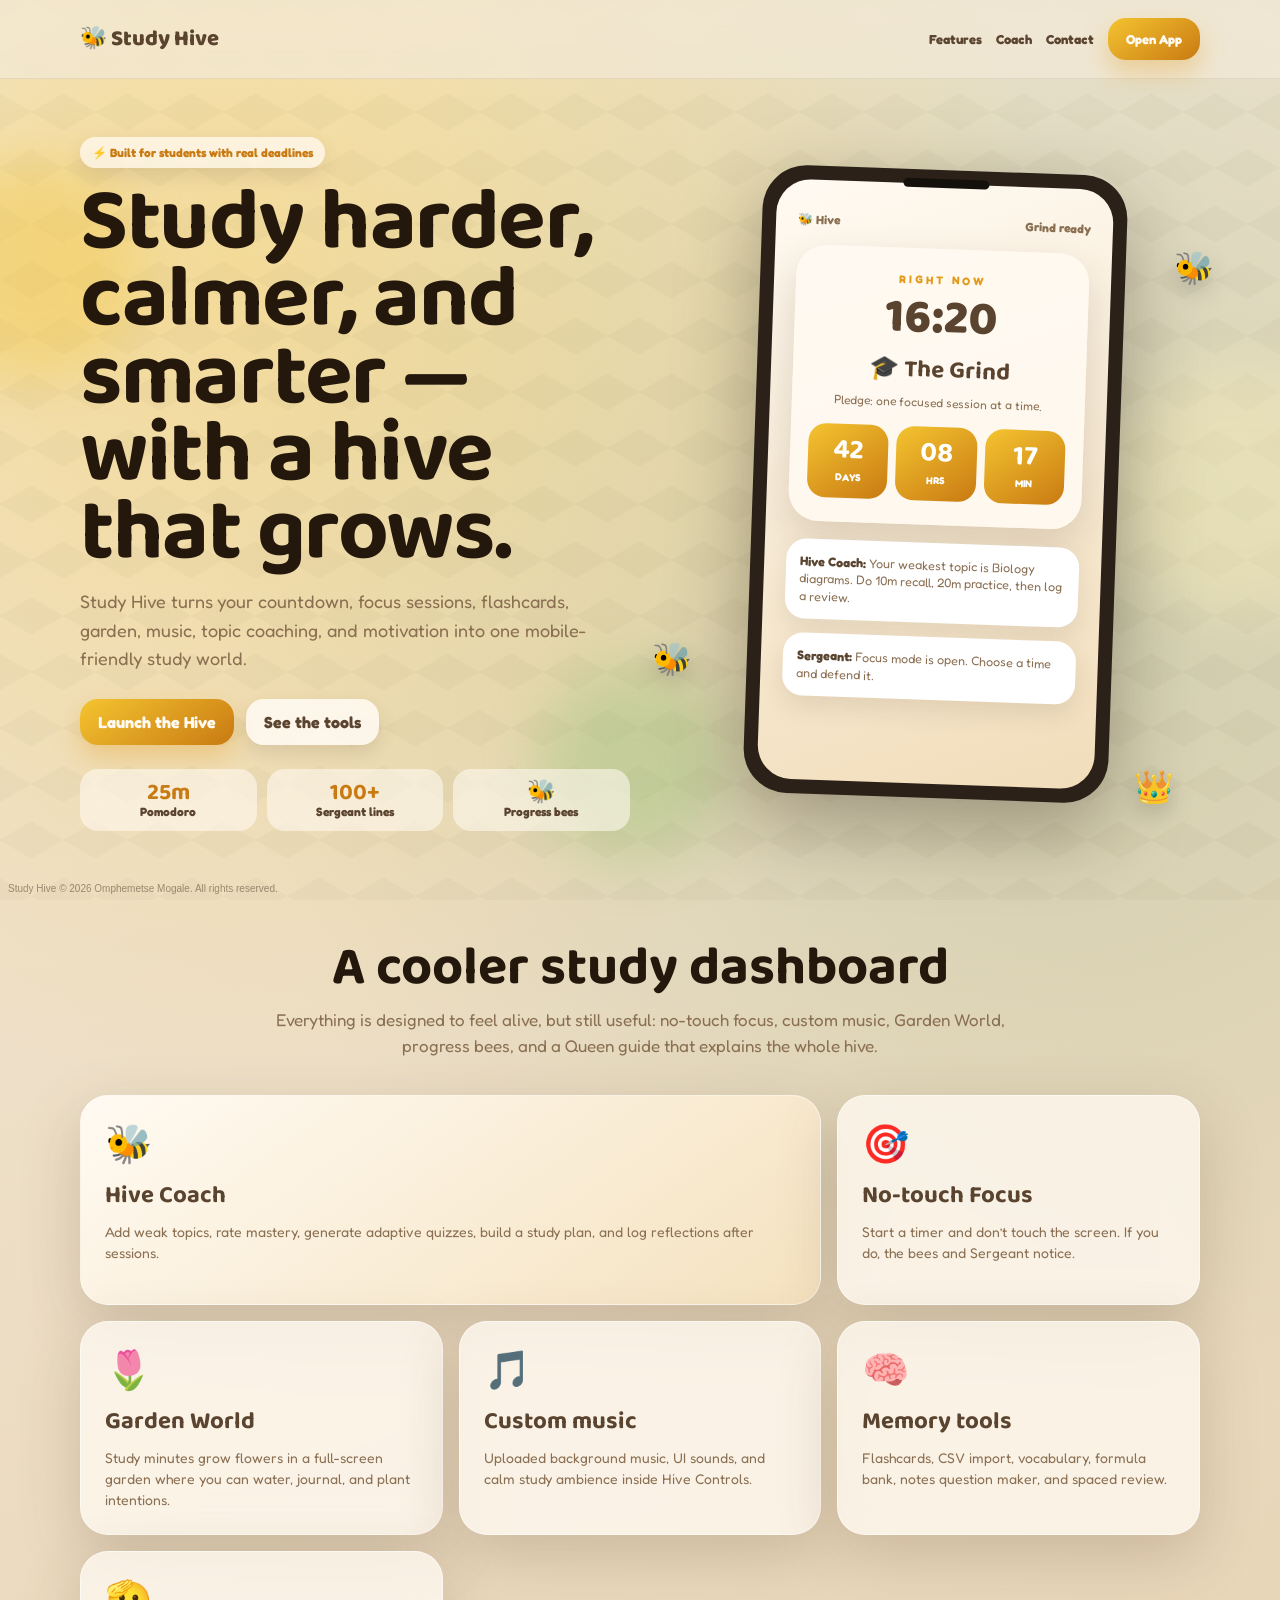
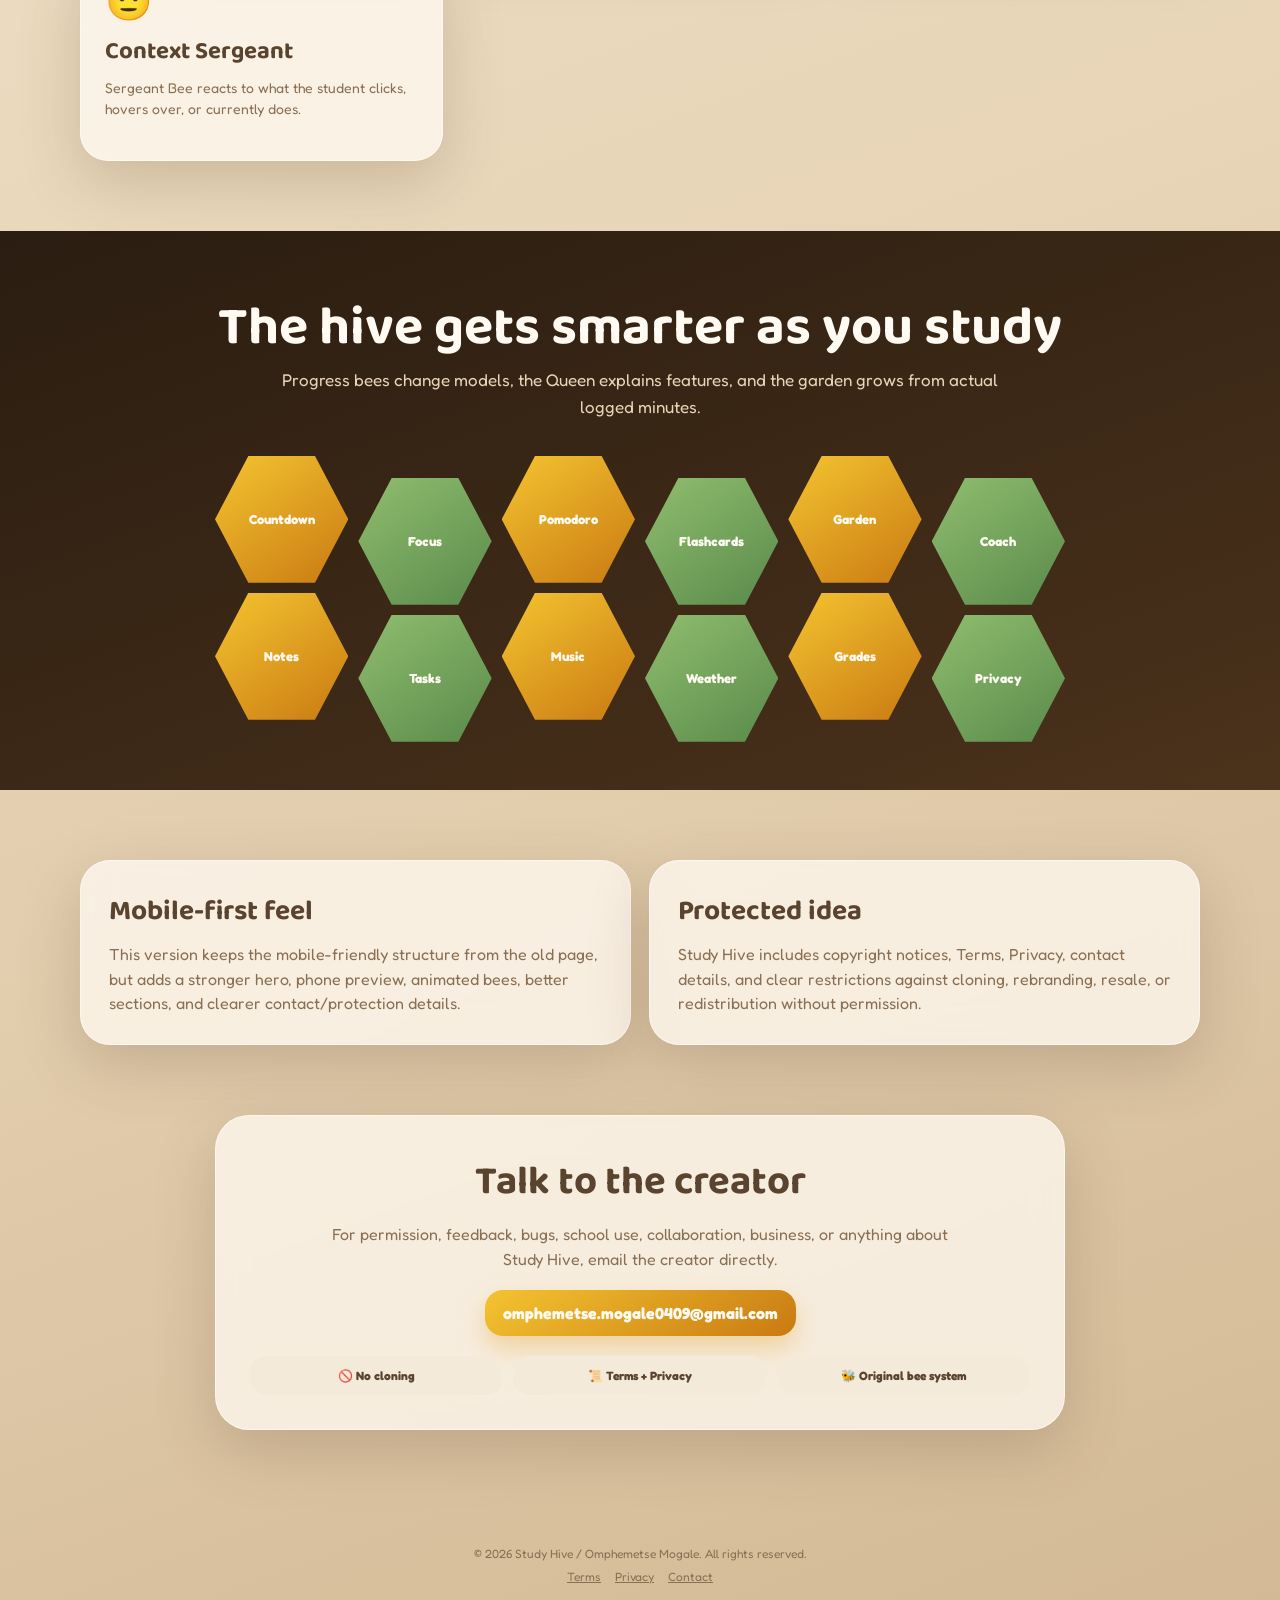
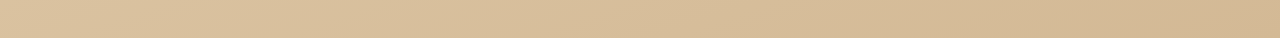
<file: study-hive-landing.html>
<!DOCTYPE html>
<!--
  Study Hive — Proprietary Source Code
  Copyright © 2026 Study Hive.co . All rights reserved.

  Sole owner / copyright holder: study hive.co
  Contact: studyhive.co.za@gmail.com

  This file and the Study Hive project may not be copied, cloned, rebranded,
  resold, redistributed, hosted, mirrored, sublicensed, or used to create
  derivative works without written permission from Study Hive.co .
-->
<html lang="en">
<head>
<meta charset="UTF-8">
<meta name="author" content="Omphemetse Mogale">
<meta name="copyright" content="Copyright © 2026 Omphemetse Mogale. All rights reserved.">
<meta name="owner" content="Omphemetse Mogale">
<meta name="contact" content="omphemetse.mogale0409@gmail.com">
<meta name="rights" content="Proprietary. No copying, cloning, rebranding, resale, redistribution, or derivative works without written permission.">
<meta name="viewport" content="width=device-width, initial-scale=1.0, viewport-fit=cover">
<link rel="manifest" href="manifest.webmanifest">
<meta name="theme-color" content="#f4c430">
<title>Study Hive — Your Focus Hive</title>
<link rel="preconnect" href="https://fonts.googleapis.com">
<link href="https://fonts.googleapis.com/css2?family=Fredoka:wght@400;500;600;700;800&family=Baloo+2:wght@600;700;800;900&display=swap" rel="stylesheet">
<style>
:root{
  --cream:#f4ead9; --tan:#e8d5b7; --taupe:#d3b995; --brown:#8a6f52;
  --deep:#5a442f; --ink:#2c2117; --pearl:#fffaf2;
  --honey:#f4c430; --honey2:#e29b1c; --honey3:#c97a12;
  --green:#5a8a4a; --rose:#c1392b; --night:#20160c;
  --shadow:0 20px 60px rgba(92,68,47,.22);
}
*{box-sizing:border-box;margin:0;padding:0}
html{scroll-behavior:smooth}
body{
  font-family:'Fredoka',sans-serif;color:var(--ink);overflow-x:hidden;
  background:
    radial-gradient(circle at 18% 8%,rgba(244,196,48,.36),transparent 26%),
    radial-gradient(circle at 82% 18%,rgba(90,138,74,.20),transparent 30%),
    linear-gradient(160deg,var(--cream),var(--tan) 58%,var(--taupe));
}
a{color:inherit}.wrap{width:min(1120px,calc(100% - 32px));margin:auto}.glass{background:rgba(255,250,242,.76);backdrop-filter:blur(16px);border:1px solid rgba(255,255,255,.54);box-shadow:var(--shadow)}
.honey-noise{position:fixed;inset:0;pointer-events:none;z-index:-2;opacity:.18;background-image:linear-gradient(30deg,rgba(91,68,47,.18) 12%,transparent 12.5%,transparent 87%,rgba(91,68,47,.18) 87.5%,rgba(91,68,47,.18)),linear-gradient(150deg,rgba(91,68,47,.18) 12%,transparent 12.5%,transparent 87%,rgba(91,68,47,.18) 87.5%,rgba(91,68,47,.18)),linear-gradient(30deg,rgba(91,68,47,.18) 12%,transparent 12.5%,transparent 87%,rgba(91,68,47,.18) 87.5%,rgba(91,68,47,.18)),linear-gradient(150deg,rgba(91,68,47,.18) 12%,transparent 12.5%,transparent 87%,rgba(91,68,47,.18) 87.5%,rgba(91,68,47,.18));background-size:64px 112px;background-position:0 0,0 0,32px 56px,32px 56px}.blob{position:fixed;border-radius:50%;filter:blur(28px);opacity:.35;z-index:-1;animation:drift 12s ease-in-out infinite}.blob.one{width:220px;height:220px;background:var(--honey);left:-80px;top:160px}.blob.two{width:260px;height:260px;background:#fff2b8;right:-90px;top:360px;animation-delay:2s}.blob.three{width:190px;height:190px;background:#8fbe6f;left:42%;bottom:40px;animation-delay:4s}@keyframes drift{0%,100%{transform:translateY(0) scale(1)}50%{transform:translateY(-24px) scale(1.08)}}
nav{position:sticky;top:0;z-index:50;padding:10px max(16px,env(safe-area-inset-left)) 10px max(16px,env(safe-area-inset-right));background:rgba(244,234,217,.68);backdrop-filter:blur(18px);border-bottom:1px solid rgba(92,68,47,.10)}.nav-inner{height:58px;display:flex;align-items:center;justify-content:space-between;gap:12px}.brand{font-family:'Baloo 2';font-weight:900;font-size:22px;text-decoration:none;display:flex;align-items:center;gap:8px;color:var(--deep)}.nav-links{display:flex;gap:14px;align-items:center;font-weight:800;font-size:13px;color:var(--deep)}.nav-links a{text-decoration:none}.nav-links a:hover{text-decoration:underline}.btn{display:inline-flex;align-items:center;justify-content:center;gap:8px;border:none;text-decoration:none;border-radius:18px;padding:13px 18px;font-weight:900;cursor:pointer;background:linear-gradient(145deg,var(--honey),var(--honey3));color:#fffaf2;box-shadow:0 12px 26px rgba(226,155,28,.34);transition:.18s ease}.btn:hover{transform:translateY(-2px);filter:brightness(1.03)}.btn.secondary{background:rgba(255,250,242,.88);color:var(--deep);box-shadow:0 8px 18px rgba(92,68,47,.14)}
.hero{padding:58px 0 40px}.hero-grid{display:grid;grid-template-columns:1.02fr .98fr;gap:42px;align-items:center}.tag{display:inline-flex;align-items:center;gap:7px;border-radius:999px;padding:8px 12px;background:rgba(255,250,242,.74);box-shadow:0 8px 20px rgba(92,68,47,.12);font-weight:900;font-size:12px;color:var(--honey3)}h1{font-family:'Baloo 2';font-size:clamp(42px,8vw,88px);line-height:.88;letter-spacing:-1.5px;color:#24180c;margin:16px 0}.hero p{font-size:18px;line-height:1.58;color:var(--brown);max-width:620px}.hero-actions{display:flex;gap:12px;flex-wrap:wrap;margin-top:26px}.mini-proof{display:grid;grid-template-columns:repeat(3,1fr);gap:10px;margin-top:24px;max-width:560px}.proof{border-radius:18px;padding:12px;background:rgba(255,250,242,.58);font-size:12px;font-weight:800;color:var(--deep);text-align:center}.proof b{display:block;font-family:'Baloo 2';font-size:23px;color:var(--honey3);line-height:1}
.phone-stage{position:relative;min-height:620px;display:grid;place-items:center}.phone{position:relative;width:min(365px,92vw);border-radius:44px;padding:14px;background:#2b2118;box-shadow:0 28px 80px rgba(50,35,20,.35);transform:rotate(2deg)}.phone::before{content:'';position:absolute;left:50%;top:9px;transform:translateX(-50%);width:86px;height:9px;border-radius:999px;background:#14100c;z-index:2}.screen{min-height:600px;border-radius:34px;background:linear-gradient(160deg,#fffaf2,#f1ddba);overflow:hidden;padding:22px;text-align:center;position:relative}.screen-top{display:flex;justify-content:space-between;align-items:center;font-size:12px;font-weight:900;color:var(--brown);margin-top:10px}.screen-card{border-radius:30px;background:rgba(255,250,242,.9);box-shadow:0 18px 40px rgba(92,68,47,.18);padding:24px 18px;margin:18px 0}.now{font-size:11px;letter-spacing:3px;font-weight:900;color:var(--honey2)}.screen-time{font-family:'Baloo 2';font-weight:900;font-size:48px;color:var(--deep);line-height:1;margin:8px 0}.mock-count{display:grid;grid-template-columns:repeat(3,1fr);gap:8px}.mock-unit{border-radius:18px;background:linear-gradient(145deg,var(--honey),var(--honey3));color:white;padding:13px 6px}.mock-unit b{font-family:'Baloo 2';font-size:28px;display:block;line-height:1}.mock-unit span{font-size:10px;font-weight:800}.coach-bubble{margin-top:14px;text-align:left;border-radius:20px;background:#fff;padding:14px;box-shadow:0 10px 24px rgba(92,68,47,.12);font-size:12.5px;line-height:1.4;color:var(--brown)}.coach-bubble b{color:var(--deep)}.phone-bee{position:absolute;font-size:32px;filter:drop-shadow(0 8px 12px rgba(0,0,0,.20));animation:beeLoop 7s ease-in-out infinite}.phone-bee.one{right:-14px;top:78px}.phone-bee.two{left:-20px;bottom:120px;animation-delay:2s}.phone-bee.three{right:26px;bottom:-8px;animation-delay:4s}@keyframes beeLoop{0%,100%{transform:translateY(0) rotate(-8deg)}50%{transform:translateY(-22px) rotate(8deg)}}
.section{padding:70px 0}.section h2{text-align:center;font-family:'Baloo 2';font-size:clamp(32px,5vw,54px);line-height:1;color:#24180c;margin-bottom:12px}.section-sub{max-width:760px;margin:0 auto 36px;text-align:center;color:var(--brown);font-size:17px;line-height:1.55}.feature-grid{display:grid;grid-template-columns:repeat(3,1fr);gap:16px}.feature{border-radius:28px;padding:24px;min-height:210px}.feature .icon{font-size:38px}.feature h3{font-family:'Baloo 2';font-size:24px;margin:10px 0 6px;color:var(--deep)}.feature p{color:var(--brown);line-height:1.5;font-size:14px}.feature.big{grid-column:span 2;background:linear-gradient(145deg,#fffaf2,#f5e2bf)}.dark-section{background:linear-gradient(160deg,#2a1d11,#4b321b);color:#fffaf2}.dark-section h2{color:#fffaf2}.dark-section .section-sub{color:#e8d5b7}.honeycomb{display:grid;grid-template-columns:repeat(6,1fr);gap:10px;max-width:850px;margin:0 auto}.hex{aspect-ratio:1.05;clip-path:polygon(25% 0,75% 0,100% 50%,75% 100%,25% 100%,0 50%);background:linear-gradient(145deg,var(--honey),var(--honey3));display:grid;place-items:center;text-align:center;color:#fffaf2;font-weight:900;padding:14px;font-size:13px;box-shadow:0 12px 20px rgba(0,0,0,.16)}.hex:nth-child(even){background:linear-gradient(145deg,#8fbe6f,var(--green));transform:translateY(22px)}.story{display:grid;grid-template-columns:1fr 1fr;gap:18px;align-items:stretch}.story-card{border-radius:30px;padding:28px}.story-card h3{font-family:'Baloo 2';font-size:28px;color:var(--deep);margin-bottom:8px}.story-card p{color:var(--brown);line-height:1.55}.contact{padding-bottom:86px}.contact-card{max-width:850px;margin:0 auto;border-radius:34px;padding:34px;text-align:center}.contact-card h2{font-family:'Baloo 2';font-size:40px;color:var(--deep)}.contact-card p{color:var(--brown);line-height:1.55;max-width:650px;margin:8px auto 18px}.email{word-break:break-word}.protect-row{display:grid;grid-template-columns:repeat(3,1fr);gap:10px;margin-top:20px}.pill{border-radius:16px;background:var(--cream);padding:12px;font-size:12px;font-weight:900;color:var(--deep)}footer{padding:30px 0 54px;text-align:center;color:var(--brown);font-size:12px}.footer-links{margin-top:8px}.footer-links a{margin:0 7px;text-decoration:underline}
@media(max-width:900px){.nav-links a:not(.btn){display:none}.hero-grid{grid-template-columns:1fr;gap:24px}.hero{text-align:center;padding-top:42px}.hero p{margin:auto}.hero-actions{justify-content:center}.mini-proof{margin-left:auto;margin-right:auto}.phone-stage{min-height:auto}.feature-grid{grid-template-columns:1fr}.feature.big{grid-column:auto}.story{grid-template-columns:1fr}.honeycomb{grid-template-columns:repeat(3,1fr);}.hex:nth-child(even){transform:none}.protect-row{grid-template-columns:1fr}}
@media(max-width:520px){.wrap{width:min(100% - 24px,1120px)}nav{padding-left:12px;padding-right:12px}.brand{font-size:19px}.nav-inner{height:56px}.nav-links .btn{padding:10px 12px;border-radius:14px;font-size:12px}.hero{padding-top:34px}.hero-actions .btn{width:100%;}.mini-proof{grid-template-columns:1fr}.phone{width:min(330px,96vw);border-radius:36px;padding:10px}.screen{min-height:540px;border-radius:28px;padding:18px}.screen-time{font-size:42px}.mock-count{grid-template-columns:1fr}.phone-stage{margin-top:8px}.section{padding:54px 0}.honeycomb{grid-template-columns:repeat(2,1fr)}.contact-card{padding:26px 18px}.contact-card h2{font-size:31px}}
</style>
</head>
<body>
<div class="honey-noise"></div><div class="blob one"></div><div class="blob two"></div><div class="blob three"></div>
<nav><div class="wrap nav-inner"><a class="brand" href="#top">🐝 Study Hive</a><div class="nav-links"><a href="#features">Features</a><a href="#coach">Coach</a><a href="#contact">Contact</a><a class="btn" href="index.html">Open App</a></div></div></nav>
<header class="hero" id="top"><div class="wrap hero-grid"><div><span class="tag">⚡ Built for students with real deadlines</span><h1>Study harder, calmer, and smarter — with a hive that grows.</h1><p>Study Hive turns your countdown, focus sessions, flashcards, garden, music, topic coaching, and motivation into one mobile-friendly study world.</p><div class="hero-actions"><a class="btn" href="index.html">Launch the Hive</a><a class="btn secondary" href="#features">See the tools</a></div><div class="mini-proof"><div class="proof"><b>25m</b>Pomodoro</div><div class="proof"><b>100+</b>Sergeant lines</div><div class="proof"><b>🐝</b>Progress bees</div></div></div><div class="phone-stage"><div class="phone-bee one">🐝</div><div class="phone-bee two">🐝</div><div class="phone-bee three">👑</div><div class="phone"><div class="screen"><div class="screen-top"><span>🐝 Hive</span><span>Grind ready</span></div><div class="screen-card"><div class="now">RIGHT NOW</div><div class="screen-time">16:20</div><h3 style="font-family:'Baloo 2';font-size:24px;color:var(--deep);">🎓 The Grind</h3><p style="font-size:12px;color:var(--brown);margin:4px 0 14px;">Pledge: one focused session at a time.</p><div class="mock-count"><div class="mock-unit"><b>42</b><span>DAYS</span></div><div class="mock-unit"><b>08</b><span>HRS</span></div><div class="mock-unit"><b>17</b><span>MIN</span></div></div></div><div class="coach-bubble"><b>Hive Coach:</b> Your weakest topic is Biology diagrams. Do 10m recall, 20m practice, then log a review.</div><div class="coach-bubble"><b>Sergeant:</b> Focus mode is open. Choose a time and defend it.</div></div></div></div></div></header>
<section class="section" id="features"><div class="wrap"><h2>A cooler study dashboard</h2><p class="section-sub">Everything is designed to feel alive, but still useful: no-touch focus, custom music, Garden World, progress bees, and a Queen guide that explains the whole hive.</p><div class="feature-grid"><div class="feature glass big"><div class="icon">🐝</div><h3>Hive Coach</h3><p>Add weak topics, rate mastery, generate adaptive quizzes, build a study plan, and log reflections after sessions.</p></div><div class="feature glass"><div class="icon">🎯</div><h3>No-touch Focus</h3><p>Start a timer and don’t touch the screen. If you do, the bees and Sergeant notice.</p></div><div class="feature glass"><div class="icon">🌷</div><h3>Garden World</h3><p>Study minutes grow flowers in a full-screen garden where you can water, journal, and plant intentions.</p></div><div class="feature glass"><div class="icon">🎵</div><h3>Custom music</h3><p>Uploaded background music, UI sounds, and calm study ambience inside Hive Controls.</p></div><div class="feature glass"><div class="icon">🧠</div><h3>Memory tools</h3><p>Flashcards, CSV import, vocabulary, formula bank, notes question maker, and spaced review.</p></div><div class="feature glass"><div class="icon">🫡</div><h3>Context Sergeant</h3><p>Sergeant Bee reacts to what the student clicks, hovers over, or currently does.</p></div></div></div></section>
<section class="section dark-section" id="coach"><div class="wrap"><h2>The hive gets smarter as you study</h2><p class="section-sub">Progress bees change models, the Queen explains features, and the garden grows from actual logged minutes.</p><div class="honeycomb"><div class="hex">Countdown</div><div class="hex">Focus</div><div class="hex">Pomodoro</div><div class="hex">Flashcards</div><div class="hex">Garden</div><div class="hex">Coach</div><div class="hex">Notes</div><div class="hex">Tasks</div><div class="hex">Music</div><div class="hex">Weather</div><div class="hex">Grades</div><div class="hex">Privacy</div></div></div></section>
<section class="section"><div class="wrap story"><div class="story-card glass"><h3>Mobile-first feel</h3><p>This version keeps the mobile-friendly structure from the old page, but adds a stronger hero, phone preview, animated bees, better sections, and clearer contact/protection details.</p></div><div class="story-card glass"><h3>Protected idea</h3><p>Study Hive includes copyright notices, Terms, Privacy, contact details, and clear restrictions against cloning, rebranding, resale, or redistribution without permission.</p></div></div></section>
<section class="contact" id="contact"><div class="wrap"><div class="contact-card glass"><h2>Talk to the creator</h2><p>For permission, feedback, bugs, school use, collaboration, business, or anything about Study Hive, email the creator directly.</p><a class="btn email" href="mailto:omphemetse.mogale0409@gmail.com?subject=Study%20Hive%20Contact">omphemetse.mogale0409@gmail.com</a><div class="protect-row"><div class="pill">🚫 No cloning</div><div class="pill">📜 Terms + Privacy</div><div class="pill">🐝 Original bee system</div></div></div></div></section>
<footer><div class="wrap">© 2026 Study Hive / Omphemetse Mogale. All rights reserved.<div class="footer-links"><a href="study-hive-terms-of-service.html">Terms</a><a href="study-hive-privacy-policy.html">Privacy</a><a href="mailto:omphemetse.mogale0409@gmail.com">Contact</a></div></div></footer>

<!-- OWNERSHIP MARKER: repeated in-code copyright notice -->
<script>
(function(){
  var OWNER = 'Study Hive';
  var EMAIL = 'studyhive.co.za@gmail.com';
  var NOTICE = 'Study Hive © 2026 ' + OWNER + '. All rights reserved. Unauthorized copying, cloning, rebranding, resale, redistribution, hosting, mirroring, or derivative works are prohibited. Contact: ' + EMAIL;
  try {
    Object.defineProperty(window, 'STUDY_HIVE_OWNER', { value: OWNER, writable: false, configurable: false });
    Object.defineProperty(window, 'STUDY_HIVE_COPYRIGHT_NOTICE', { value: NOTICE, writable: false, configurable: false });
  } catch(e) {}
  try { console.info('%c' + NOTICE, 'font-weight:700;color:#c97a12;font-size:13px;'); } catch(e) {}
  function ensureOwnershipNotice(){
    document.documentElement.setAttribute('data-study-hive-owner', OWNER);
    document.documentElement.setAttribute('data-study-hive-copyright', '© 2026 ' + OWNER);
    if (!document.querySelector('meta[name="owner"]')) {
      var m=document.createElement('meta'); m.name='owner'; m.content=OWNER; document.head.appendChild(m);
    }
    if (!document.getElementById('studyHiveOwnershipNotice')) {
      var n=document.createElement('div');
      n.id='studyHiveOwnershipNotice';
      n.setAttribute('aria-label','Study Hive ownership notice');
      n.textContent='Study Hive © 2026 Omphemetse Mogale. All rights reserved.';
      n.style.cssText='position:fixed;left:8px;bottom:6px;z-index:1;font:10px Arial,sans-serif;color:rgba(91,68,47,.55);pointer-events:none;user-select:none;';
      document.body.appendChild(n);
    }
  }
  if (document.readyState === 'loading') document.addEventListener('DOMContentLoaded', ensureOwnershipNotice); else ensureOwnershipNotice();
  setInterval(ensureOwnershipNotice, 5000);
})();
</script>

<script>if(location.protocol==='http:'||location.protocol==='https:'){if('serviceWorker'in navigator)navigator.serviceWorker.register('sw.js').catch(function(){});}</script>
</body>
</html>
</file>
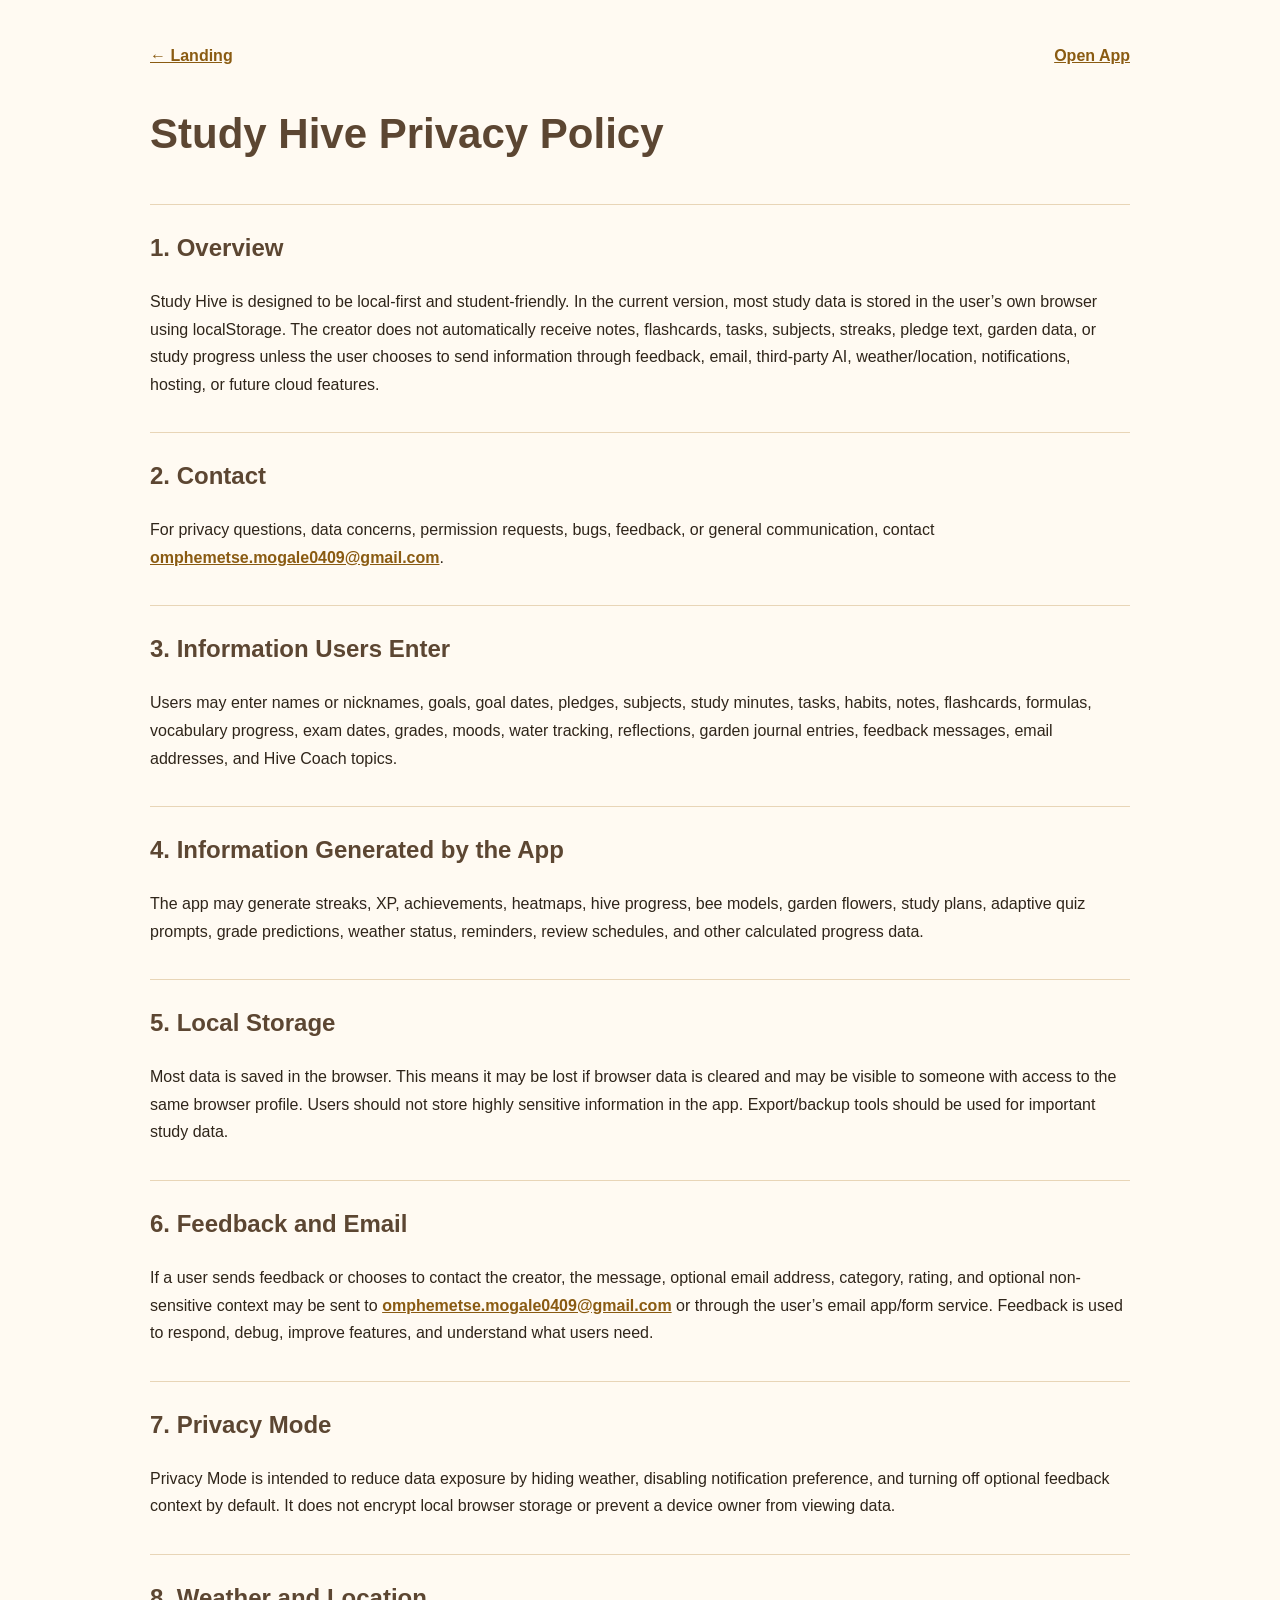
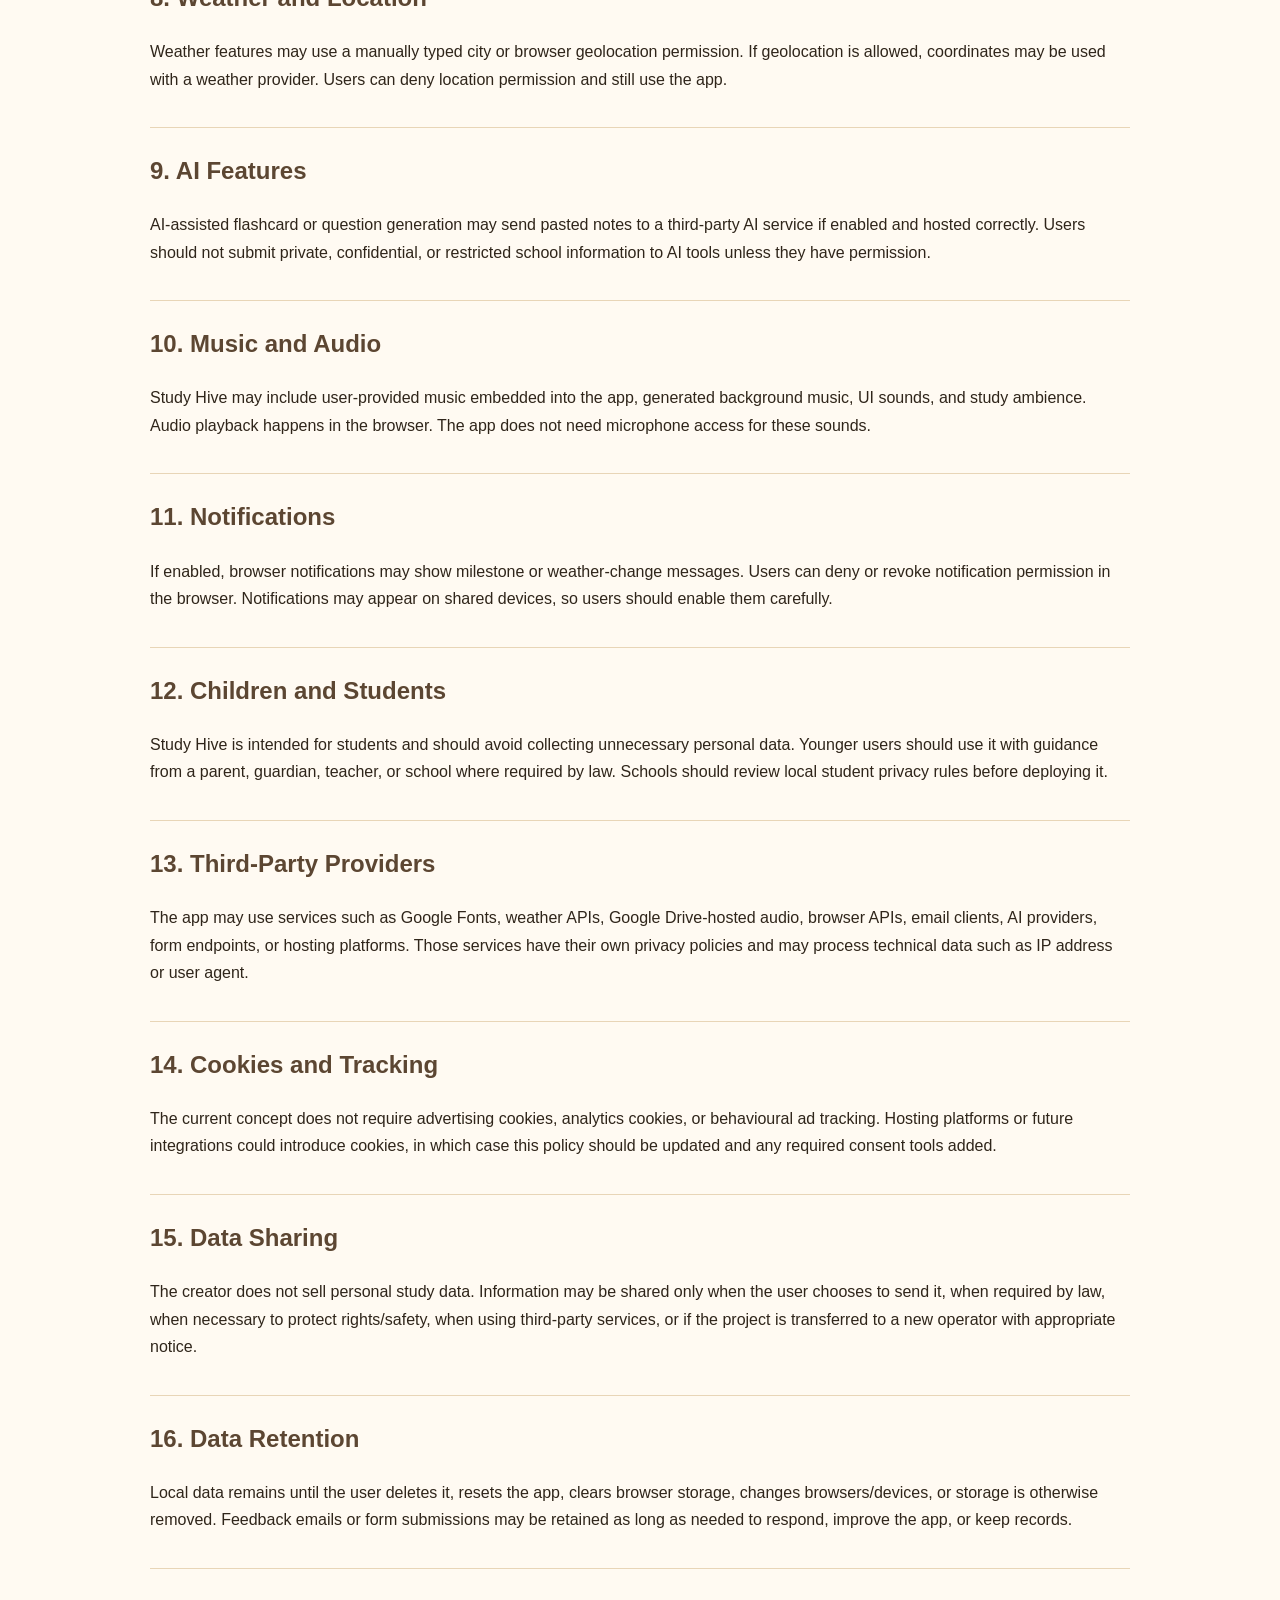
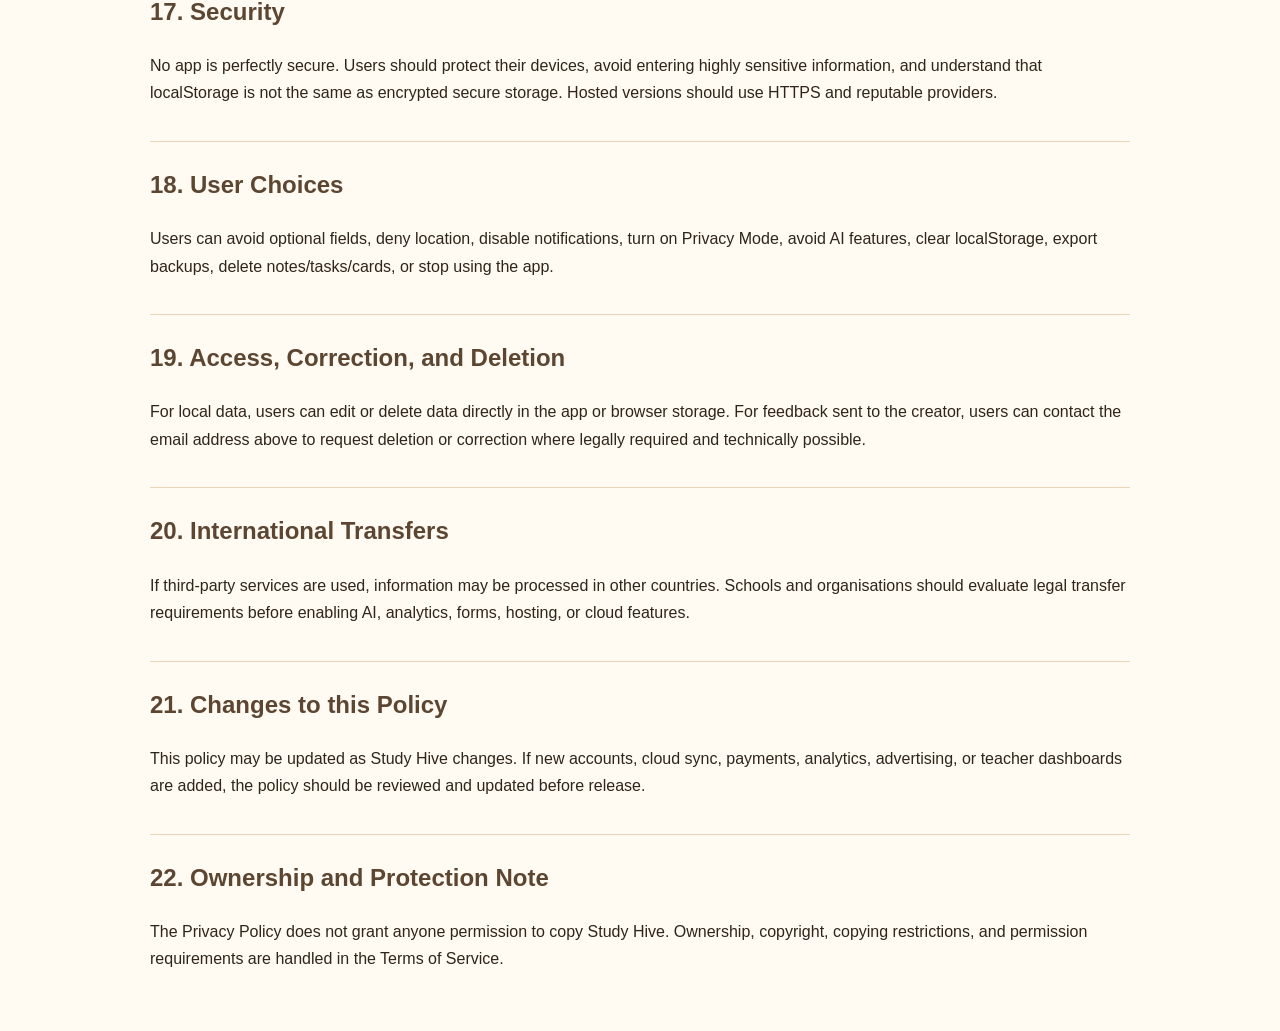
<file: study-hive-privacy-policy (4).html>
<!DOCTYPE html>
<!--
  Study Hive — Proprietary Source Code
  Copyright © 2026 Omphemetse Mogale. All rights reserved.

  Sole owner / copyright holder: Omphemetse Mogale
  Contact: omphemetse.mogale0409@gmail.com

  This file and the Study Hive project may not be copied, cloned, rebranded,
  resold, redistributed, hosted, mirrored, sublicensed, or used to create
  derivative works without written permission from Omphemetse Mogale.
-->
<html lang="en"><head><meta charset="UTF-8"><meta name="viewport" content="width=device-width, initial-scale=1.0"><title>Study Hive — Privacy Policy</title><style>body{font-family:Arial,sans-serif;line-height:1.72;color:#2f251a;background:#fffaf2;margin:0}.wrap{max-width:980px;margin:auto;padding:42px 24px}h1{font-size:42px;color:#5c4632}h2{color:#5c4632;margin-top:34px;border-top:1px solid #e8d5b7;padding-top:22px}.note{background:#f4ead9;border-left:6px solid #5a8a4a;padding:16px;border-radius:12px}a{color:#8a5b12;font-weight:700}.top{display:flex;justify-content:space-between;gap:12px;flex-wrap:wrap}</style></head><body><main class="wrap"><div class="top"><a href="study-hive-landing.html">← Landing</a><a href="study-hive-smoother.html">Open App</a></div><h1>Study Hive Privacy Policy</h1><h2>1. Overview</h2><p>Study Hive is designed to be local-first and student-friendly. In the current version, most study data is stored in the user’s own browser using localStorage. The creator does not automatically receive notes, flashcards, tasks, subjects, streaks, pledge text, garden data, or study progress unless the user chooses to send information through feedback, email, third-party AI, weather/location, notifications, hosting, or future cloud features.</p><h2>2. Contact</h2><p>For privacy questions, data concerns, permission requests, bugs, feedback, or general communication, contact <a href="mailto:omphemetse.mogale0409@gmail.com">omphemetse.mogale0409@gmail.com</a>.</p><h2>3. Information Users Enter</h2><p>Users may enter names or nicknames, goals, goal dates, pledges, subjects, study minutes, tasks, habits, notes, flashcards, formulas, vocabulary progress, exam dates, grades, moods, water tracking, reflections, garden journal entries, feedback messages, email addresses, and Hive Coach topics.</p><h2>4. Information Generated by the App</h2><p>The app may generate streaks, XP, achievements, heatmaps, hive progress, bee models, garden flowers, study plans, adaptive quiz prompts, grade predictions, weather status, reminders, review schedules, and other calculated progress data.</p><h2>5. Local Storage</h2><p>Most data is saved in the browser. This means it may be lost if browser data is cleared and may be visible to someone with access to the same browser profile. Users should not store highly sensitive information in the app. Export/backup tools should be used for important study data.</p><h2>6. Feedback and Email</h2><p>If a user sends feedback or chooses to contact the creator, the message, optional email address, category, rating, and optional non-sensitive context may be sent to <a href="mailto:omphemetse.mogale0409@gmail.com">omphemetse.mogale0409@gmail.com</a> or through the user’s email app/form service. Feedback is used to respond, debug, improve features, and understand what users need.</p><h2>7. Privacy Mode</h2><p>Privacy Mode is intended to reduce data exposure by hiding weather, disabling notification preference, and turning off optional feedback context by default. It does not encrypt local browser storage or prevent a device owner from viewing data.</p><h2>8. Weather and Location</h2><p>Weather features may use a manually typed city or browser geolocation permission. If geolocation is allowed, coordinates may be used with a weather provider. Users can deny location permission and still use the app.</p><h2>9. AI Features</h2><p>AI-assisted flashcard or question generation may send pasted notes to a third-party AI service if enabled and hosted correctly. Users should not submit private, confidential, or restricted school information to AI tools unless they have permission.</p><h2>10. Music and Audio</h2><p>Study Hive may include user-provided music embedded into the app, generated background music, UI sounds, and study ambience. Audio playback happens in the browser. The app does not need microphone access for these sounds.</p><h2>11. Notifications</h2><p>If enabled, browser notifications may show milestone or weather-change messages. Users can deny or revoke notification permission in the browser. Notifications may appear on shared devices, so users should enable them carefully.</p><h2>12. Children and Students</h2><p>Study Hive is intended for students and should avoid collecting unnecessary personal data. Younger users should use it with guidance from a parent, guardian, teacher, or school where required by law. Schools should review local student privacy rules before deploying it.</p><h2>13. Third-Party Providers</h2><p>The app may use services such as Google Fonts, weather APIs, Google Drive-hosted audio, browser APIs, email clients, AI providers, form endpoints, or hosting platforms. Those services have their own privacy policies and may process technical data such as IP address or user agent.</p><h2>14. Cookies and Tracking</h2><p>The current concept does not require advertising cookies, analytics cookies, or behavioural ad tracking. Hosting platforms or future integrations could introduce cookies, in which case this policy should be updated and any required consent tools added.</p><h2>15. Data Sharing</h2><p>The creator does not sell personal study data. Information may be shared only when the user chooses to send it, when required by law, when necessary to protect rights/safety, when using third-party services, or if the project is transferred to a new operator with appropriate notice.</p><h2>16. Data Retention</h2><p>Local data remains until the user deletes it, resets the app, clears browser storage, changes browsers/devices, or storage is otherwise removed. Feedback emails or form submissions may be retained as long as needed to respond, improve the app, or keep records.</p><h2>17. Security</h2><p>No app is perfectly secure. Users should protect their devices, avoid entering highly sensitive information, and understand that localStorage is not the same as encrypted secure storage. Hosted versions should use HTTPS and reputable providers.</p><h2>18. User Choices</h2><p>Users can avoid optional fields, deny location, disable notifications, turn on Privacy Mode, avoid AI features, clear localStorage, export backups, delete notes/tasks/cards, or stop using the app.</p><h2>19. Access, Correction, and Deletion</h2><p>For local data, users can edit or delete data directly in the app or browser storage. For feedback sent to the creator, users can contact the email address above to request deletion or correction where legally required and technically possible.</p><h2>20. International Transfers</h2><p>If third-party services are used, information may be processed in other countries. Schools and organisations should evaluate legal transfer requirements before enabling AI, analytics, forms, hosting, or cloud features.</p><h2>21. Changes to this Policy</h2><p>This policy may be updated as Study Hive changes. If new accounts, cloud sync, payments, analytics, advertising, or teacher dashboards are added, the policy should be reviewed and updated before release.</p><h2>22. Ownership and Protection Note</h2><p>The Privacy Policy does not grant anyone permission to copy Study Hive. Ownership, copyright, copying restrictions, and permission requirements are handled in the Terms of Service.</p></main></body></html>
</file>
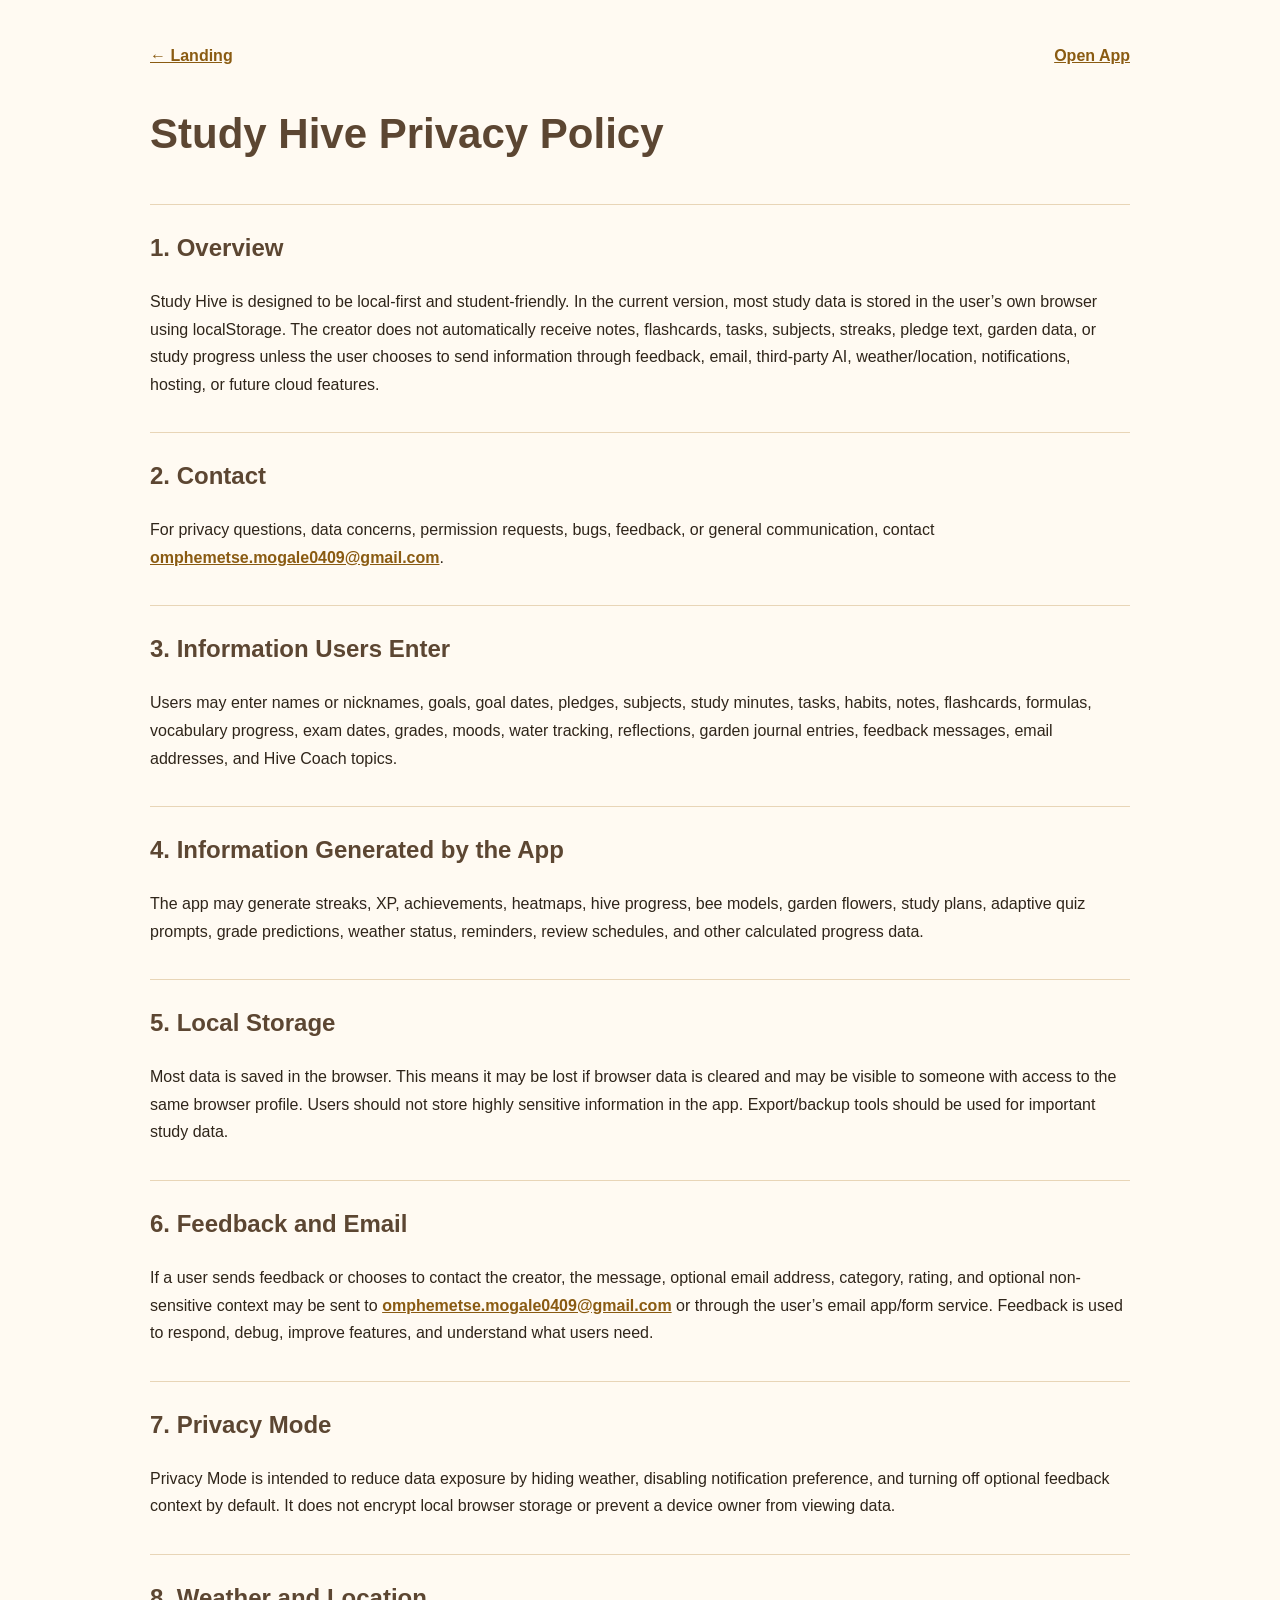
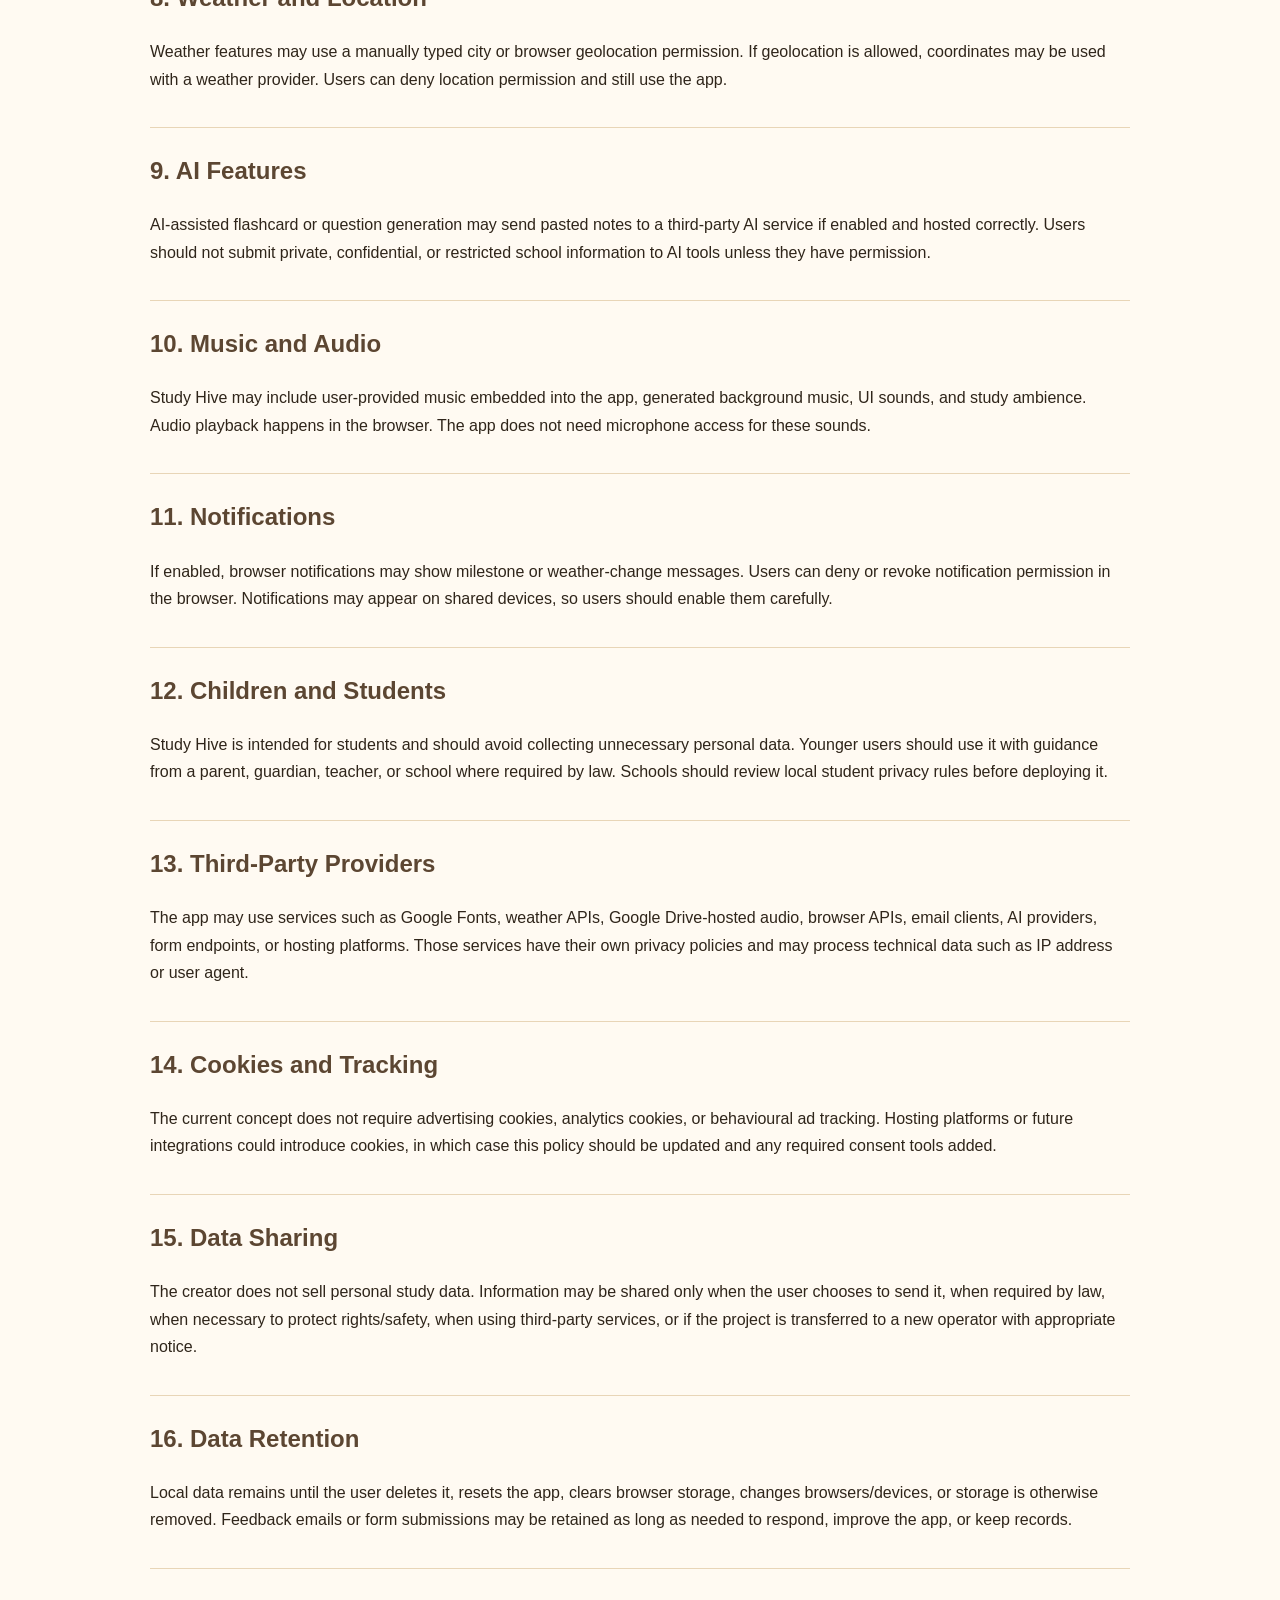
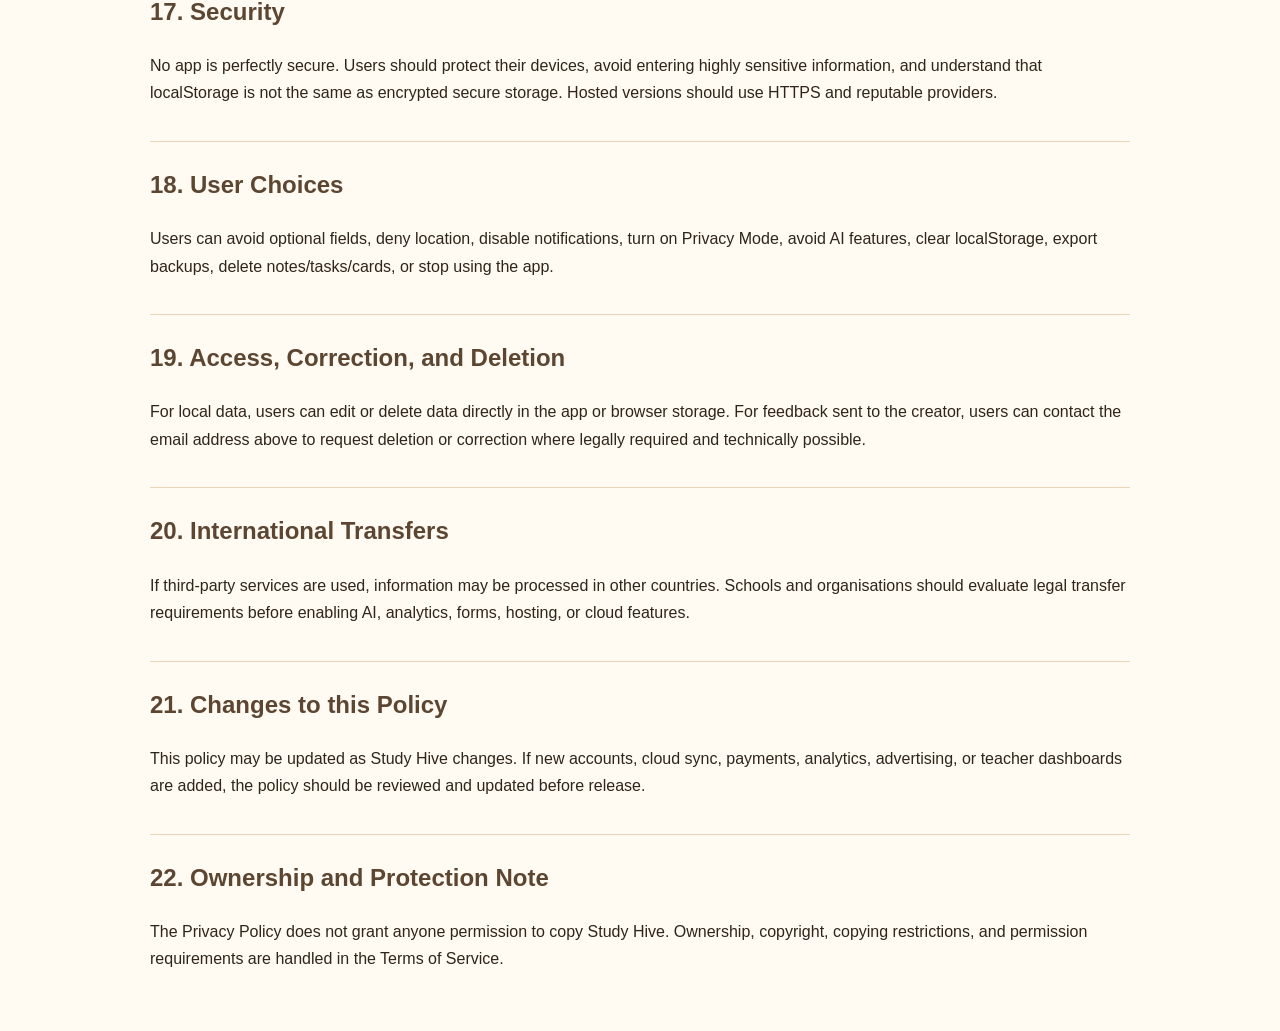
<file: study-hive-privacy-policy.html>
<!DOCTYPE html>
<!--
  Study Hive — Proprietary Source Code
  Copyright © 2026 Omphemetse Mogale. All rights reserved.

  Sole owner / copyright holder: Omphemetse Mogale
  Contact: omphemetse.mogale0409@gmail.com

  This file and the Study Hive project may not be copied, cloned, rebranded,
  resold, redistributed, hosted, mirrored, sublicensed, or used to create
  derivative works without written permission from Omphemetse Mogale.
-->
<html lang="en"><head><meta charset="UTF-8"><meta name="viewport" content="width=device-width, initial-scale=1.0"><title>Study Hive — Privacy Policy</title><style>body{font-family:Arial,sans-serif;line-height:1.72;color:#2f251a;background:#fffaf2;margin:0}.wrap{max-width:980px;margin:auto;padding:42px 24px}h1{font-size:42px;color:#5c4632}h2{color:#5c4632;margin-top:34px;border-top:1px solid #e8d5b7;padding-top:22px}.note{background:#f4ead9;border-left:6px solid #5a8a4a;padding:16px;border-radius:12px}a{color:#8a5b12;font-weight:700}.top{display:flex;justify-content:space-between;gap:12px;flex-wrap:wrap}</style></head><body><main class="wrap"><div class="top"><a href="index.html">← Landing</a><a href="app.html">Open App</a></div><h1>Study Hive Privacy Policy</h1><h2>1. Overview</h2><p>Study Hive is designed to be local-first and student-friendly. In the current version, most study data is stored in the user’s own browser using localStorage. The creator does not automatically receive notes, flashcards, tasks, subjects, streaks, pledge text, garden data, or study progress unless the user chooses to send information through feedback, email, third-party AI, weather/location, notifications, hosting, or future cloud features.</p><h2>2. Contact</h2><p>For privacy questions, data concerns, permission requests, bugs, feedback, or general communication, contact <a href="mailto:omphemetse.mogale0409@gmail.com">omphemetse.mogale0409@gmail.com</a>.</p><h2>3. Information Users Enter</h2><p>Users may enter names or nicknames, goals, goal dates, pledges, subjects, study minutes, tasks, habits, notes, flashcards, formulas, vocabulary progress, exam dates, grades, moods, water tracking, reflections, garden journal entries, feedback messages, email addresses, and Hive Coach topics.</p><h2>4. Information Generated by the App</h2><p>The app may generate streaks, XP, achievements, heatmaps, hive progress, bee models, garden flowers, study plans, adaptive quiz prompts, grade predictions, weather status, reminders, review schedules, and other calculated progress data.</p><h2>5. Local Storage</h2><p>Most data is saved in the browser. This means it may be lost if browser data is cleared and may be visible to someone with access to the same browser profile. Users should not store highly sensitive information in the app. Export/backup tools should be used for important study data.</p><h2>6. Feedback and Email</h2><p>If a user sends feedback or chooses to contact the creator, the message, optional email address, category, rating, and optional non-sensitive context may be sent to <a href="mailto:omphemetse.mogale0409@gmail.com">omphemetse.mogale0409@gmail.com</a> or through the user’s email app/form service. Feedback is used to respond, debug, improve features, and understand what users need.</p><h2>7. Privacy Mode</h2><p>Privacy Mode is intended to reduce data exposure by hiding weather, disabling notification preference, and turning off optional feedback context by default. It does not encrypt local browser storage or prevent a device owner from viewing data.</p><h2>8. Weather and Location</h2><p>Weather features may use a manually typed city or browser geolocation permission. If geolocation is allowed, coordinates may be used with a weather provider. Users can deny location permission and still use the app.</p><h2>9. AI Features</h2><p>AI-assisted flashcard or question generation may send pasted notes to a third-party AI service if enabled and hosted correctly. Users should not submit private, confidential, or restricted school information to AI tools unless they have permission.</p><h2>10. Music and Audio</h2><p>Study Hive may include user-provided music embedded into the app, generated background music, UI sounds, and study ambience. Audio playback happens in the browser. The app does not need microphone access for these sounds.</p><h2>11. Notifications</h2><p>If enabled, browser notifications may show milestone or weather-change messages. Users can deny or revoke notification permission in the browser. Notifications may appear on shared devices, so users should enable them carefully.</p><h2>12. Children and Students</h2><p>Study Hive is intended for students and should avoid collecting unnecessary personal data. Younger users should use it with guidance from a parent, guardian, teacher, or school where required by law. Schools should review local student privacy rules before deploying it.</p><h2>13. Third-Party Providers</h2><p>The app may use services such as Google Fonts, weather APIs, Google Drive-hosted audio, browser APIs, email clients, AI providers, form endpoints, or hosting platforms. Those services have their own privacy policies and may process technical data such as IP address or user agent.</p><h2>14. Cookies and Tracking</h2><p>The current concept does not require advertising cookies, analytics cookies, or behavioural ad tracking. Hosting platforms or future integrations could introduce cookies, in which case this policy should be updated and any required consent tools added.</p><h2>15. Data Sharing</h2><p>The creator does not sell personal study data. Information may be shared only when the user chooses to send it, when required by law, when necessary to protect rights/safety, when using third-party services, or if the project is transferred to a new operator with appropriate notice.</p><h2>16. Data Retention</h2><p>Local data remains until the user deletes it, resets the app, clears browser storage, changes browsers/devices, or storage is otherwise removed. Feedback emails or form submissions may be retained as long as needed to respond, improve the app, or keep records.</p><h2>17. Security</h2><p>No app is perfectly secure. Users should protect their devices, avoid entering highly sensitive information, and understand that localStorage is not the same as encrypted secure storage. Hosted versions should use HTTPS and reputable providers.</p><h2>18. User Choices</h2><p>Users can avoid optional fields, deny location, disable notifications, turn on Privacy Mode, avoid AI features, clear localStorage, export backups, delete notes/tasks/cards, or stop using the app.</p><h2>19. Access, Correction, and Deletion</h2><p>For local data, users can edit or delete data directly in the app or browser storage. For feedback sent to the creator, users can contact the email address above to request deletion or correction where legally required and technically possible.</p><h2>20. International Transfers</h2><p>If third-party services are used, information may be processed in other countries. Schools and organisations should evaluate legal transfer requirements before enabling AI, analytics, forms, hosting, or cloud features.</p><h2>21. Changes to this Policy</h2><p>This policy may be updated as Study Hive changes. If new accounts, cloud sync, payments, analytics, advertising, or teacher dashboards are added, the policy should be reviewed and updated before release.</p><h2>22. Ownership and Protection Note</h2><p>The Privacy Policy does not grant anyone permission to copy Study Hive. Ownership, copyright, copying restrictions, and permission requirements are handled in the Terms of Service.</p></main></body></html>
</file>
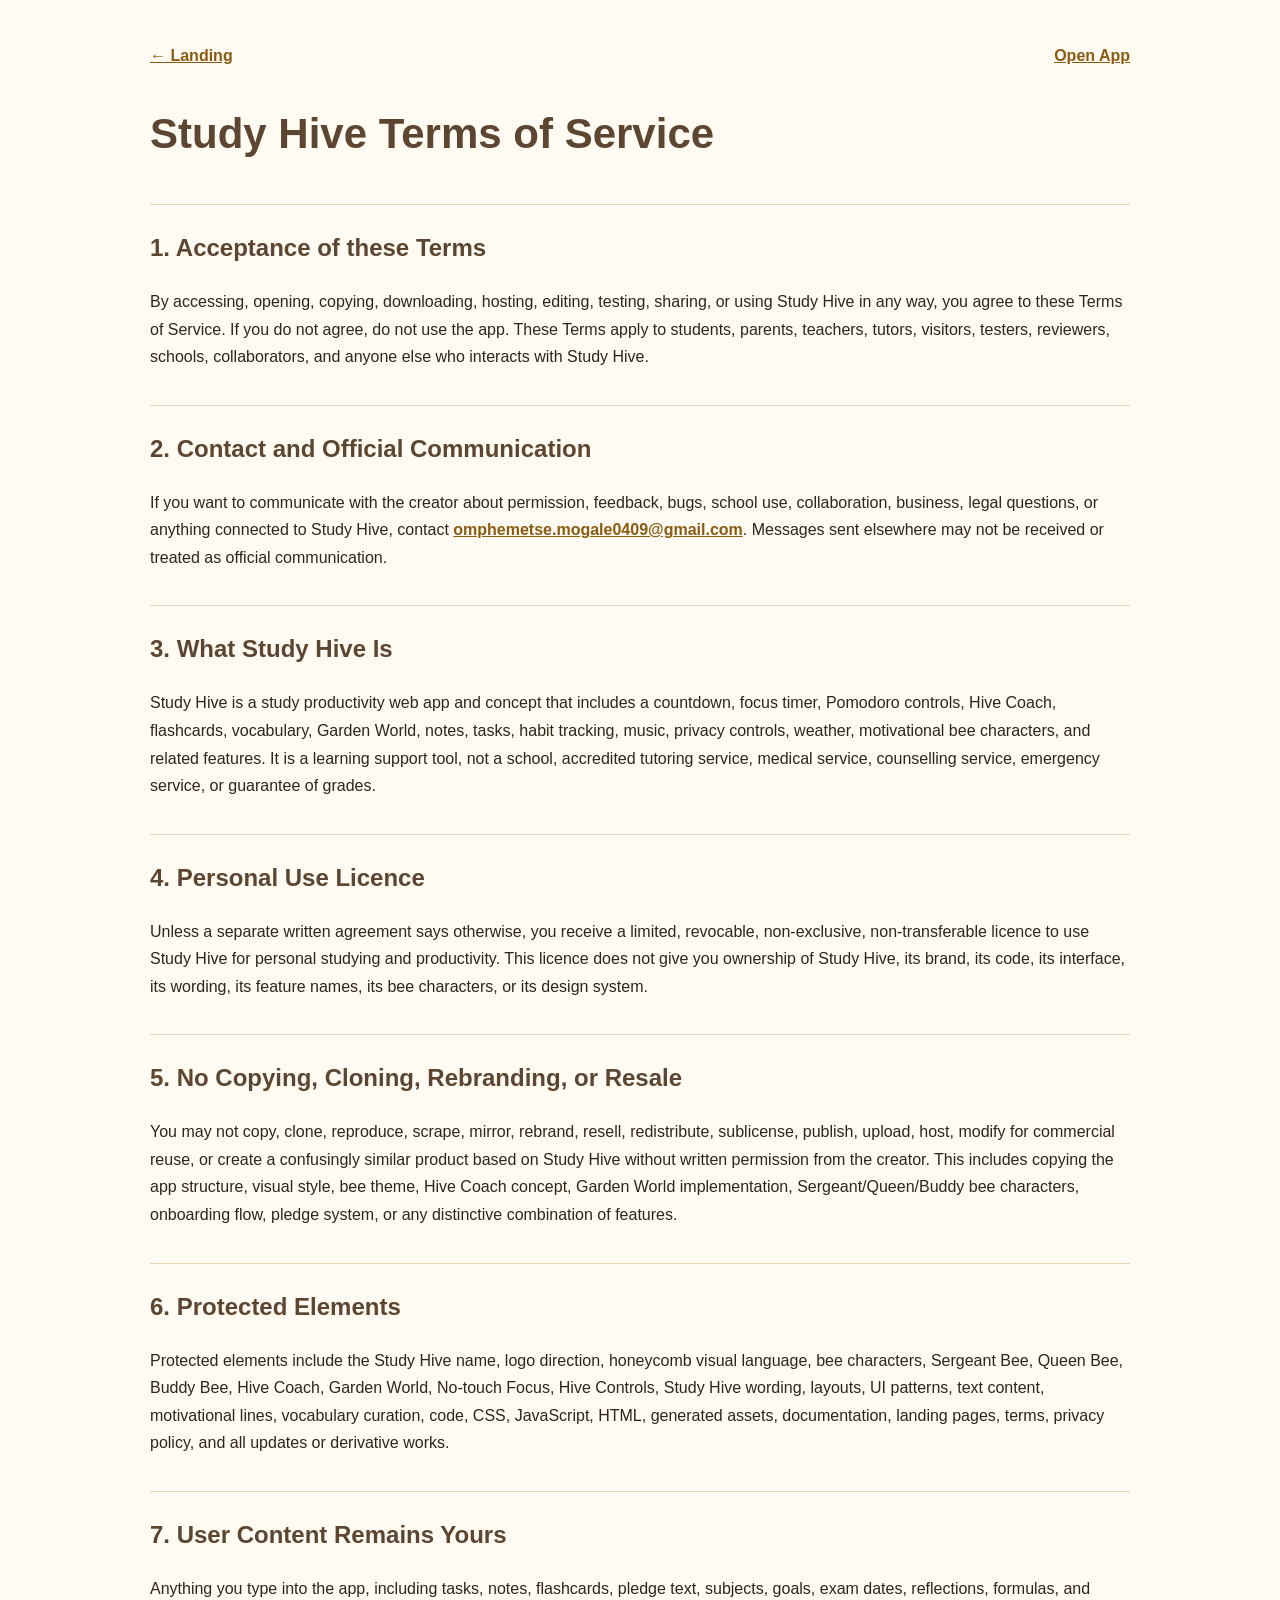
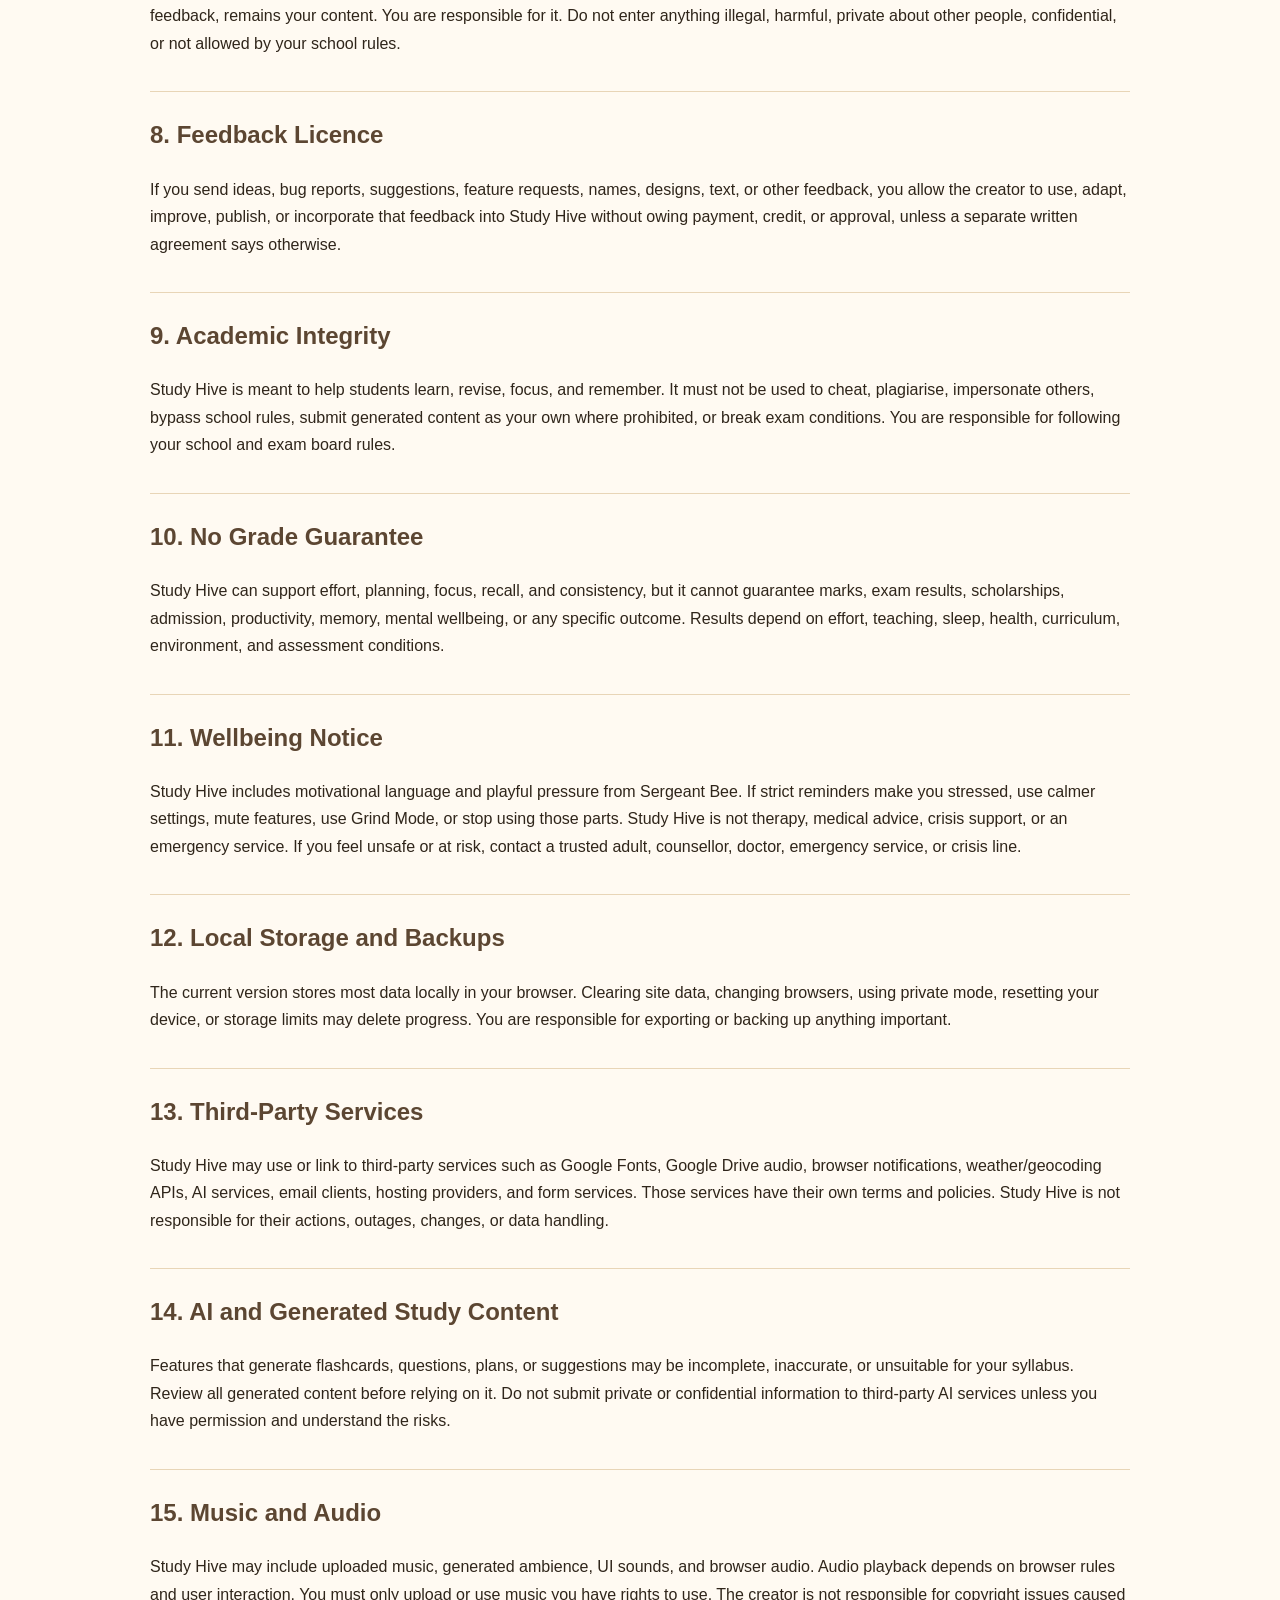
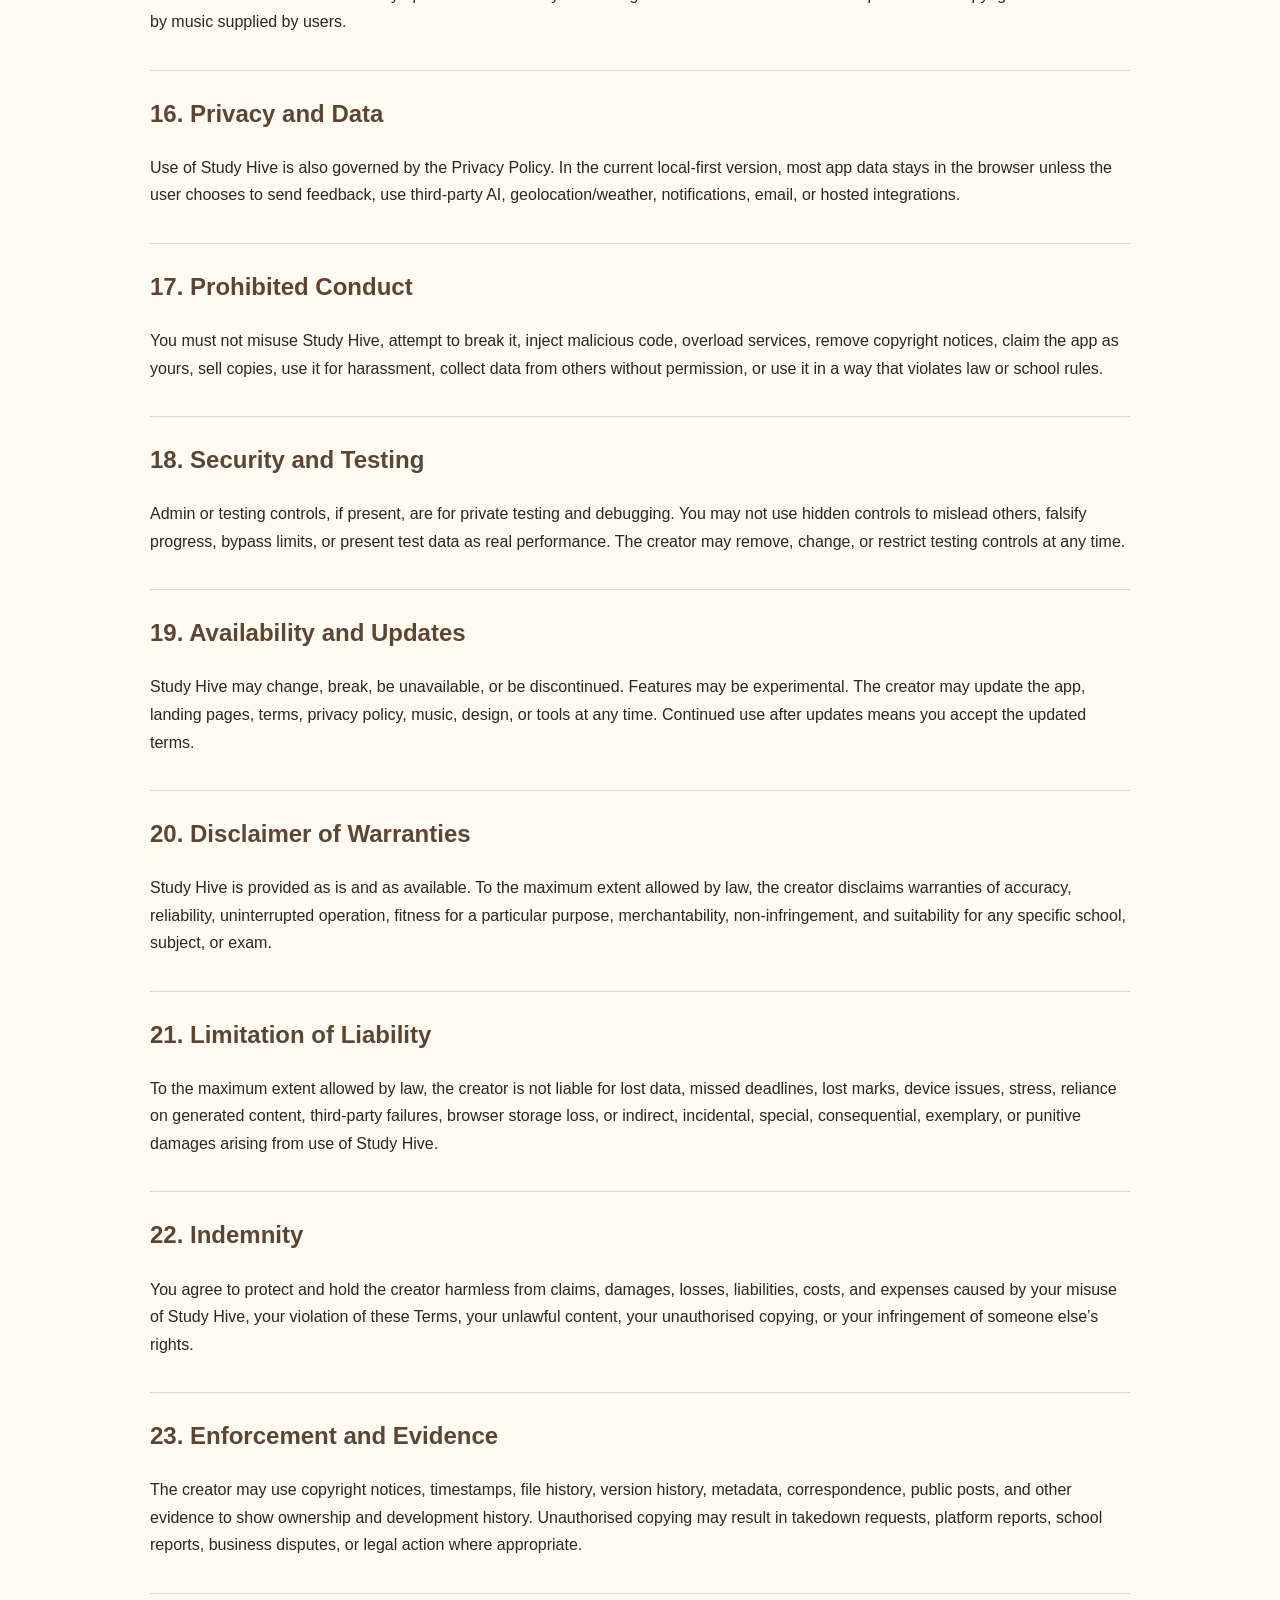
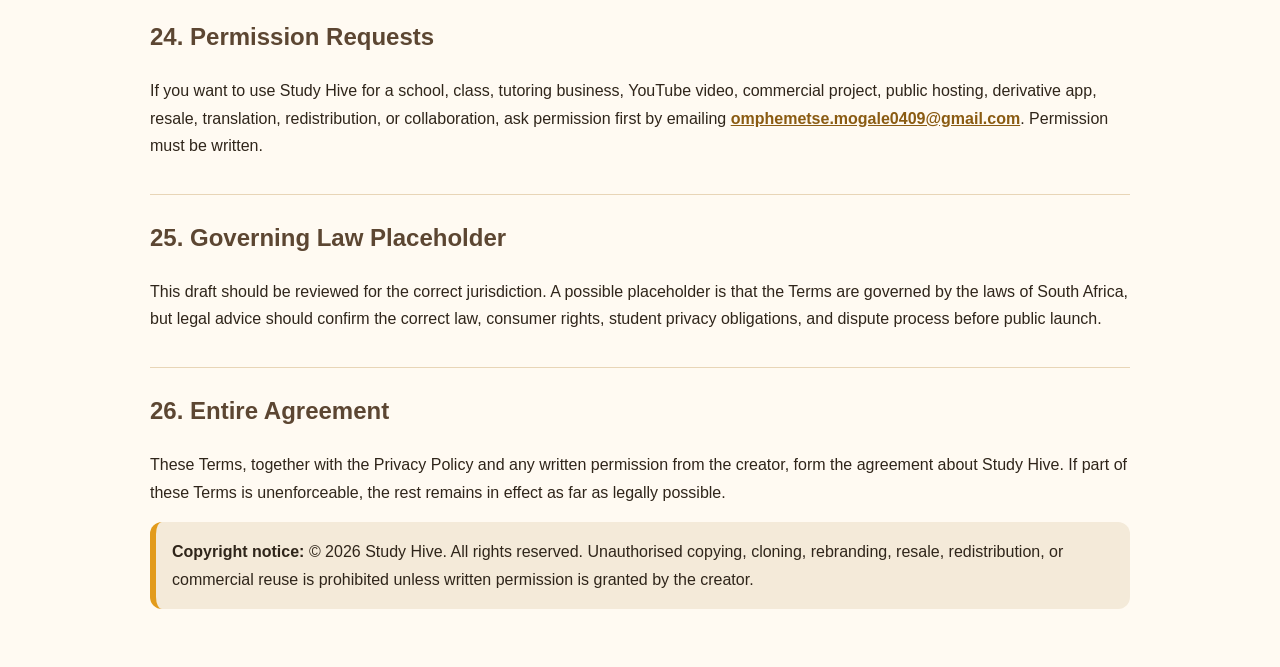
<file: study-hive-terms-of-service (2).html>
<!DOCTYPE html>
<!--
  Study Hive — Proprietary Source Code
  Copyright © 2026 Omphemetse Mogale. All rights reserved.

  Sole owner / copyright holder: Omphemetse Mogale
  Contact: omphemetse.mogale0409@gmail.com

  This file and the Study Hive project may not be copied, cloned, rebranded,
  resold, redistributed, hosted, mirrored, sublicensed, or used to create
  derivative works without written permission from Omphemetse Mogale.
-->
<html lang="en">
<head>
<meta charset="UTF-8">
<meta name="author" content="Omphemetse Mogale">
<meta name="copyright" content="Copyright © 2026 Omphemetse Mogale. All rights reserved.">
<meta name="owner" content="Omphemetse Mogale">
<meta name="contact" content="omphemetse.mogale0409@gmail.com">
<meta name="rights" content="Proprietary. No copying, cloning, rebranding, resale, redistribution, or derivative works without written permission.">
<meta name="viewport" content="width=device-width, initial-scale=1.0">
<title>Study Hive — Terms of Service</title>
<style>body{font-family:Arial,sans-serif;line-height:1.72;color:#2f251a;background:#fffaf2;margin:0}.wrap{max-width:980px;margin:auto;padding:42px 24px}h1{font-size:42px;color:#5c4632}h2{color:#5c4632;margin-top:34px;border-top:1px solid #e8d5b7;padding-top:22px}.note{background:#f4ead9;border-left:6px solid #e29b1c;padding:16px;border-radius:12px}a{color:#8a5b12;font-weight:700}.top{display:flex;justify-content:space-between;gap:12px;flex-wrap:wrap}</style>
</head>
<body><main class="wrap"><div class="top"><a href="study-hive-landing.html">← Landing</a><a href="study-hive-smoother.html">Open App</a></div><h1>Study Hive Terms of Service</h1><h2>1. Acceptance of these Terms</h2><p>By accessing, opening, copying, downloading, hosting, editing, testing, sharing, or using Study Hive in any way, you agree to these Terms of Service. If you do not agree, do not use the app. These Terms apply to students, parents, teachers, tutors, visitors, testers, reviewers, schools, collaborators, and anyone else who interacts with Study Hive.</p><h2>2. Contact and Official Communication</h2><p>If you want to communicate with the creator about permission, feedback, bugs, school use, collaboration, business, legal questions, or anything connected to Study Hive, contact <a href="mailto:omphemetse.mogale0409@gmail.com">omphemetse.mogale0409@gmail.com</a>. Messages sent elsewhere may not be received or treated as official communication.</p><h2>3. What Study Hive Is</h2><p>Study Hive is a study productivity web app and concept that includes a countdown, focus timer, Pomodoro controls, Hive Coach, flashcards, vocabulary, Garden World, notes, tasks, habit tracking, music, privacy controls, weather, motivational bee characters, and related features. It is a learning support tool, not a school, accredited tutoring service, medical service, counselling service, emergency service, or guarantee of grades.</p><h2>4. Personal Use Licence</h2><p>Unless a separate written agreement says otherwise, you receive a limited, revocable, non-exclusive, non-transferable licence to use Study Hive for personal studying and productivity. This licence does not give you ownership of Study Hive, its brand, its code, its interface, its wording, its feature names, its bee characters, or its design system.</p><h2>5. No Copying, Cloning, Rebranding, or Resale</h2><p>You may not copy, clone, reproduce, scrape, mirror, rebrand, resell, redistribute, sublicense, publish, upload, host, modify for commercial reuse, or create a confusingly similar product based on Study Hive without written permission from the creator. This includes copying the app structure, visual style, bee theme, Hive Coach concept, Garden World implementation, Sergeant/Queen/Buddy bee characters, onboarding flow, pledge system, or any distinctive combination of features.</p><h2>6. Protected Elements</h2><p>Protected elements include the Study Hive name, logo direction, honeycomb visual language, bee characters, Sergeant Bee, Queen Bee, Buddy Bee, Hive Coach, Garden World, No-touch Focus, Hive Controls, Study Hive wording, layouts, UI patterns, text content, motivational lines, vocabulary curation, code, CSS, JavaScript, HTML, generated assets, documentation, landing pages, terms, privacy policy, and all updates or derivative works.</p><h2>7. User Content Remains Yours</h2><p>Anything you type into the app, including tasks, notes, flashcards, pledge text, subjects, goals, exam dates, reflections, formulas, and feedback, remains your content. You are responsible for it. Do not enter anything illegal, harmful, private about other people, confidential, or not allowed by your school rules.</p><h2>8. Feedback Licence</h2><p>If you send ideas, bug reports, suggestions, feature requests, names, designs, text, or other feedback, you allow the creator to use, adapt, improve, publish, or incorporate that feedback into Study Hive without owing payment, credit, or approval, unless a separate written agreement says otherwise.</p><h2>9. Academic Integrity</h2><p>Study Hive is meant to help students learn, revise, focus, and remember. It must not be used to cheat, plagiarise, impersonate others, bypass school rules, submit generated content as your own where prohibited, or break exam conditions. You are responsible for following your school and exam board rules.</p><h2>10. No Grade Guarantee</h2><p>Study Hive can support effort, planning, focus, recall, and consistency, but it cannot guarantee marks, exam results, scholarships, admission, productivity, memory, mental wellbeing, or any specific outcome. Results depend on effort, teaching, sleep, health, curriculum, environment, and assessment conditions.</p><h2>11. Wellbeing Notice</h2><p>Study Hive includes motivational language and playful pressure from Sergeant Bee. If strict reminders make you stressed, use calmer settings, mute features, use Grind Mode, or stop using those parts. Study Hive is not therapy, medical advice, crisis support, or an emergency service. If you feel unsafe or at risk, contact a trusted adult, counsellor, doctor, emergency service, or crisis line.</p><h2>12. Local Storage and Backups</h2><p>The current version stores most data locally in your browser. Clearing site data, changing browsers, using private mode, resetting your device, or storage limits may delete progress. You are responsible for exporting or backing up anything important.</p><h2>13. Third-Party Services</h2><p>Study Hive may use or link to third-party services such as Google Fonts, Google Drive audio, browser notifications, weather/geocoding APIs, AI services, email clients, hosting providers, and form services. Those services have their own terms and policies. Study Hive is not responsible for their actions, outages, changes, or data handling.</p><h2>14. AI and Generated Study Content</h2><p>Features that generate flashcards, questions, plans, or suggestions may be incomplete, inaccurate, or unsuitable for your syllabus. Review all generated content before relying on it. Do not submit private or confidential information to third-party AI services unless you have permission and understand the risks.</p><h2>15. Music and Audio</h2><p>Study Hive may include uploaded music, generated ambience, UI sounds, and browser audio. Audio playback depends on browser rules and user interaction. You must only upload or use music you have rights to use. The creator is not responsible for copyright issues caused by music supplied by users.</p><h2>16. Privacy and Data</h2><p>Use of Study Hive is also governed by the Privacy Policy. In the current local-first version, most app data stays in the browser unless the user chooses to send feedback, use third-party AI, geolocation/weather, notifications, email, or hosted integrations.</p><h2>17. Prohibited Conduct</h2><p>You must not misuse Study Hive, attempt to break it, inject malicious code, overload services, remove copyright notices, claim the app as yours, sell copies, use it for harassment, collect data from others without permission, or use it in a way that violates law or school rules.</p><h2>18. Security and Testing</h2><p>Admin or testing controls, if present, are for private testing and debugging. You may not use hidden controls to mislead others, falsify progress, bypass limits, or present test data as real performance. The creator may remove, change, or restrict testing controls at any time.</p><h2>19. Availability and Updates</h2><p>Study Hive may change, break, be unavailable, or be discontinued. Features may be experimental. The creator may update the app, landing pages, terms, privacy policy, music, design, or tools at any time. Continued use after updates means you accept the updated terms.</p><h2>20. Disclaimer of Warranties</h2><p>Study Hive is provided as is and as available. To the maximum extent allowed by law, the creator disclaims warranties of accuracy, reliability, uninterrupted operation, fitness for a particular purpose, merchantability, non-infringement, and suitability for any specific school, subject, or exam.</p><h2>21. Limitation of Liability</h2><p>To the maximum extent allowed by law, the creator is not liable for lost data, missed deadlines, lost marks, device issues, stress, reliance on generated content, third-party failures, browser storage loss, or indirect, incidental, special, consequential, exemplary, or punitive damages arising from use of Study Hive.</p><h2>22. Indemnity</h2><p>You agree to protect and hold the creator harmless from claims, damages, losses, liabilities, costs, and expenses caused by your misuse of Study Hive, your violation of these Terms, your unlawful content, your unauthorised copying, or your infringement of someone else’s rights.</p><h2>23. Enforcement and Evidence</h2><p>The creator may use copyright notices, timestamps, file history, version history, metadata, correspondence, public posts, and other evidence to show ownership and development history. Unauthorised copying may result in takedown requests, platform reports, school reports, business disputes, or legal action where appropriate.</p><h2>24. Permission Requests</h2><p>If you want to use Study Hive for a school, class, tutoring business, YouTube video, commercial project, public hosting, derivative app, resale, translation, redistribution, or collaboration, ask permission first by emailing <a href="mailto:omphemetse.mogale0409@gmail.com">omphemetse.mogale0409@gmail.com</a>. Permission must be written.</p><h2>25. Governing Law Placeholder</h2><p>This draft should be reviewed for the correct jurisdiction. A possible placeholder is that the Terms are governed by the laws of South Africa, but legal advice should confirm the correct law, consumer rights, student privacy obligations, and dispute process before public launch.</p><h2>26. Entire Agreement</h2><p>These Terms, together with the Privacy Policy and any written permission from the creator, form the agreement about Study Hive. If part of these Terms is unenforceable, the rest remains in effect as far as legally possible.</p><p class="note"><strong>Copyright notice:</strong> © 2026 Study Hive. All rights reserved. Unauthorised copying, cloning, rebranding, resale, redistribution, or commercial reuse is prohibited unless written permission is granted by the creator.</p></main></body></html>
</file>
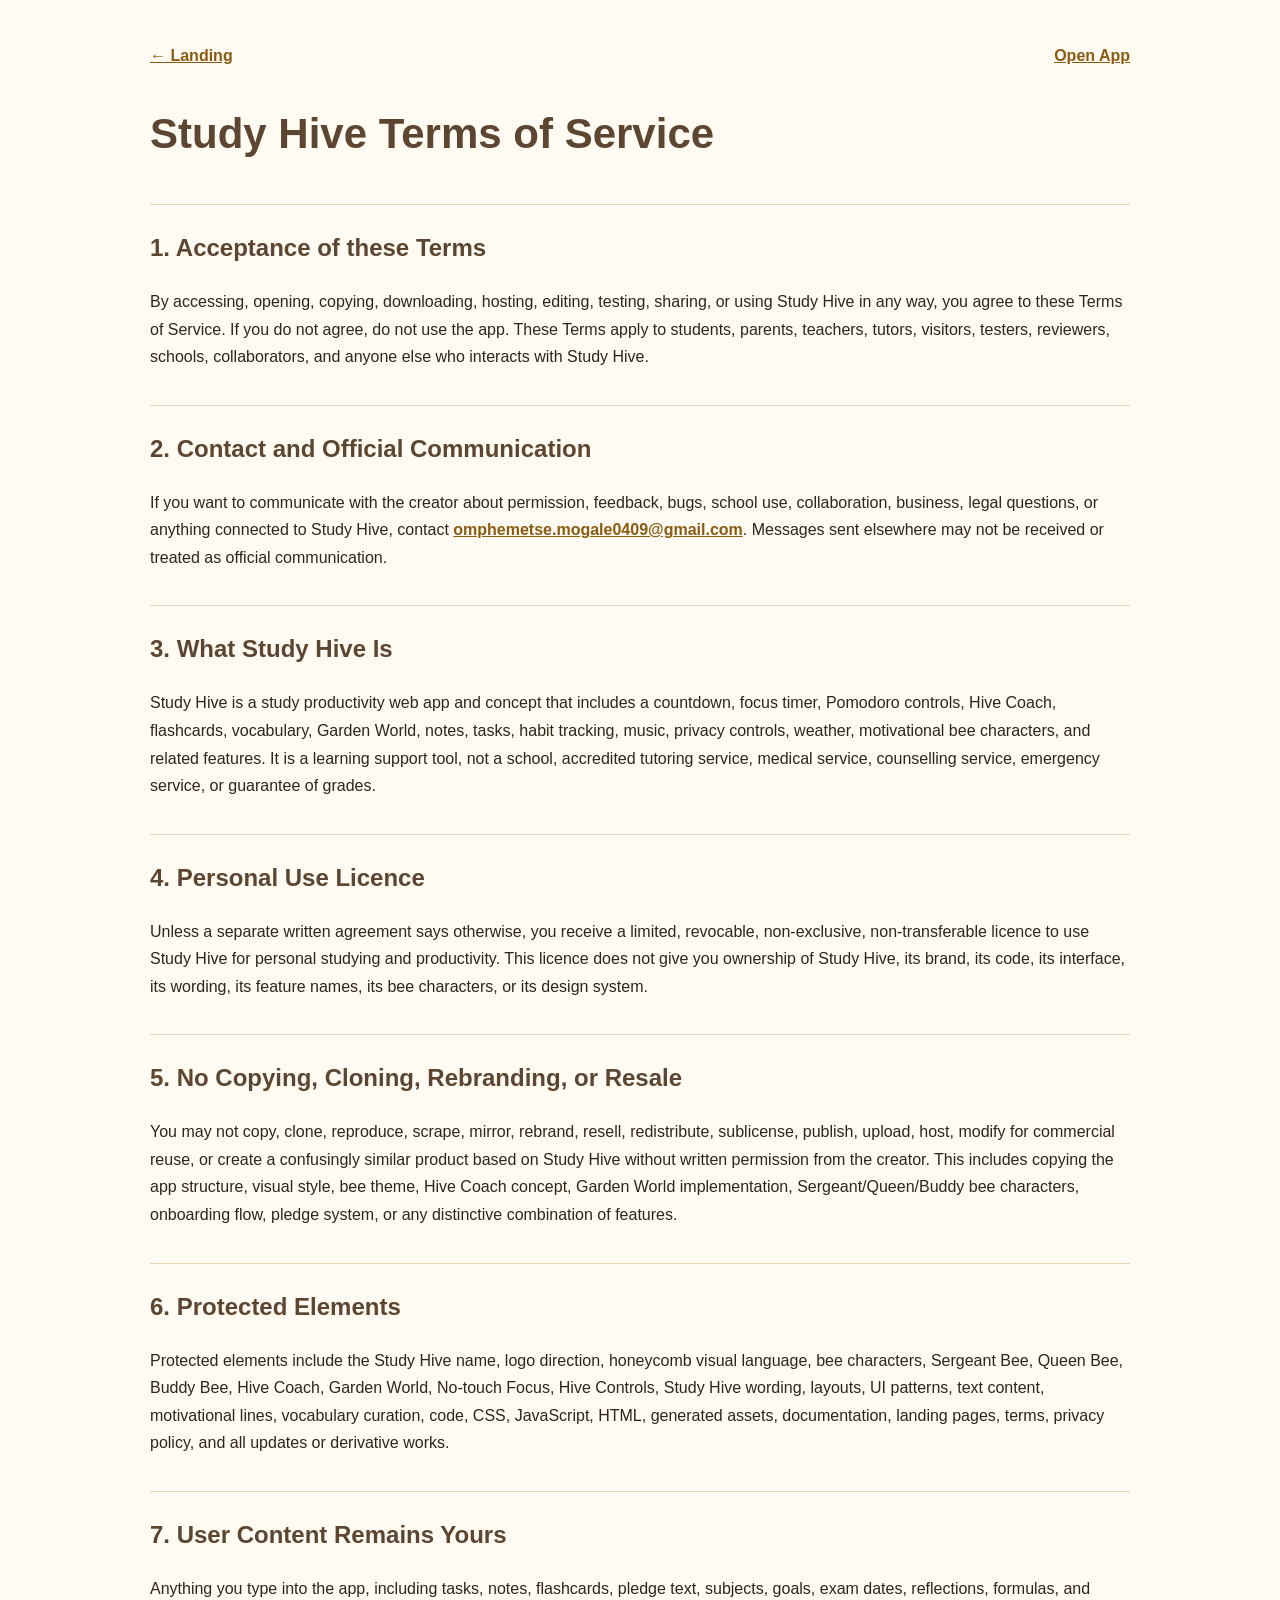
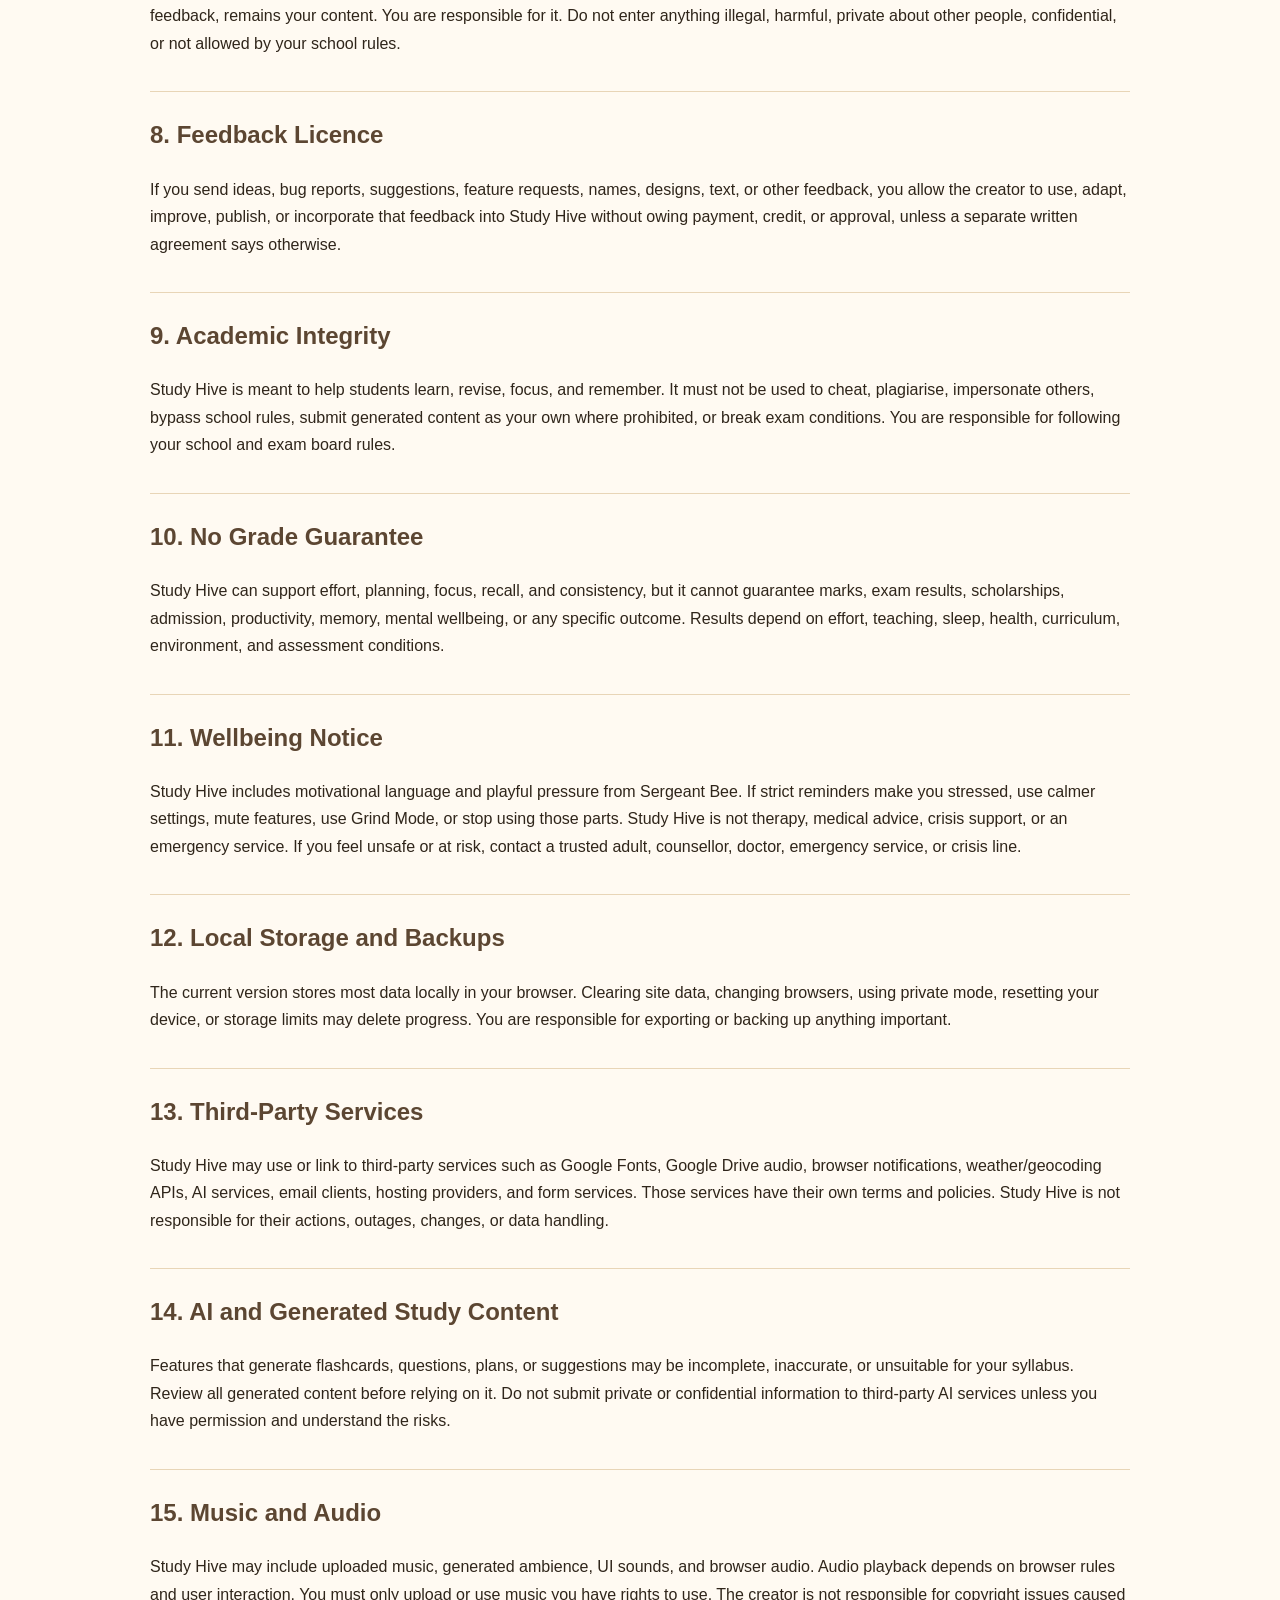
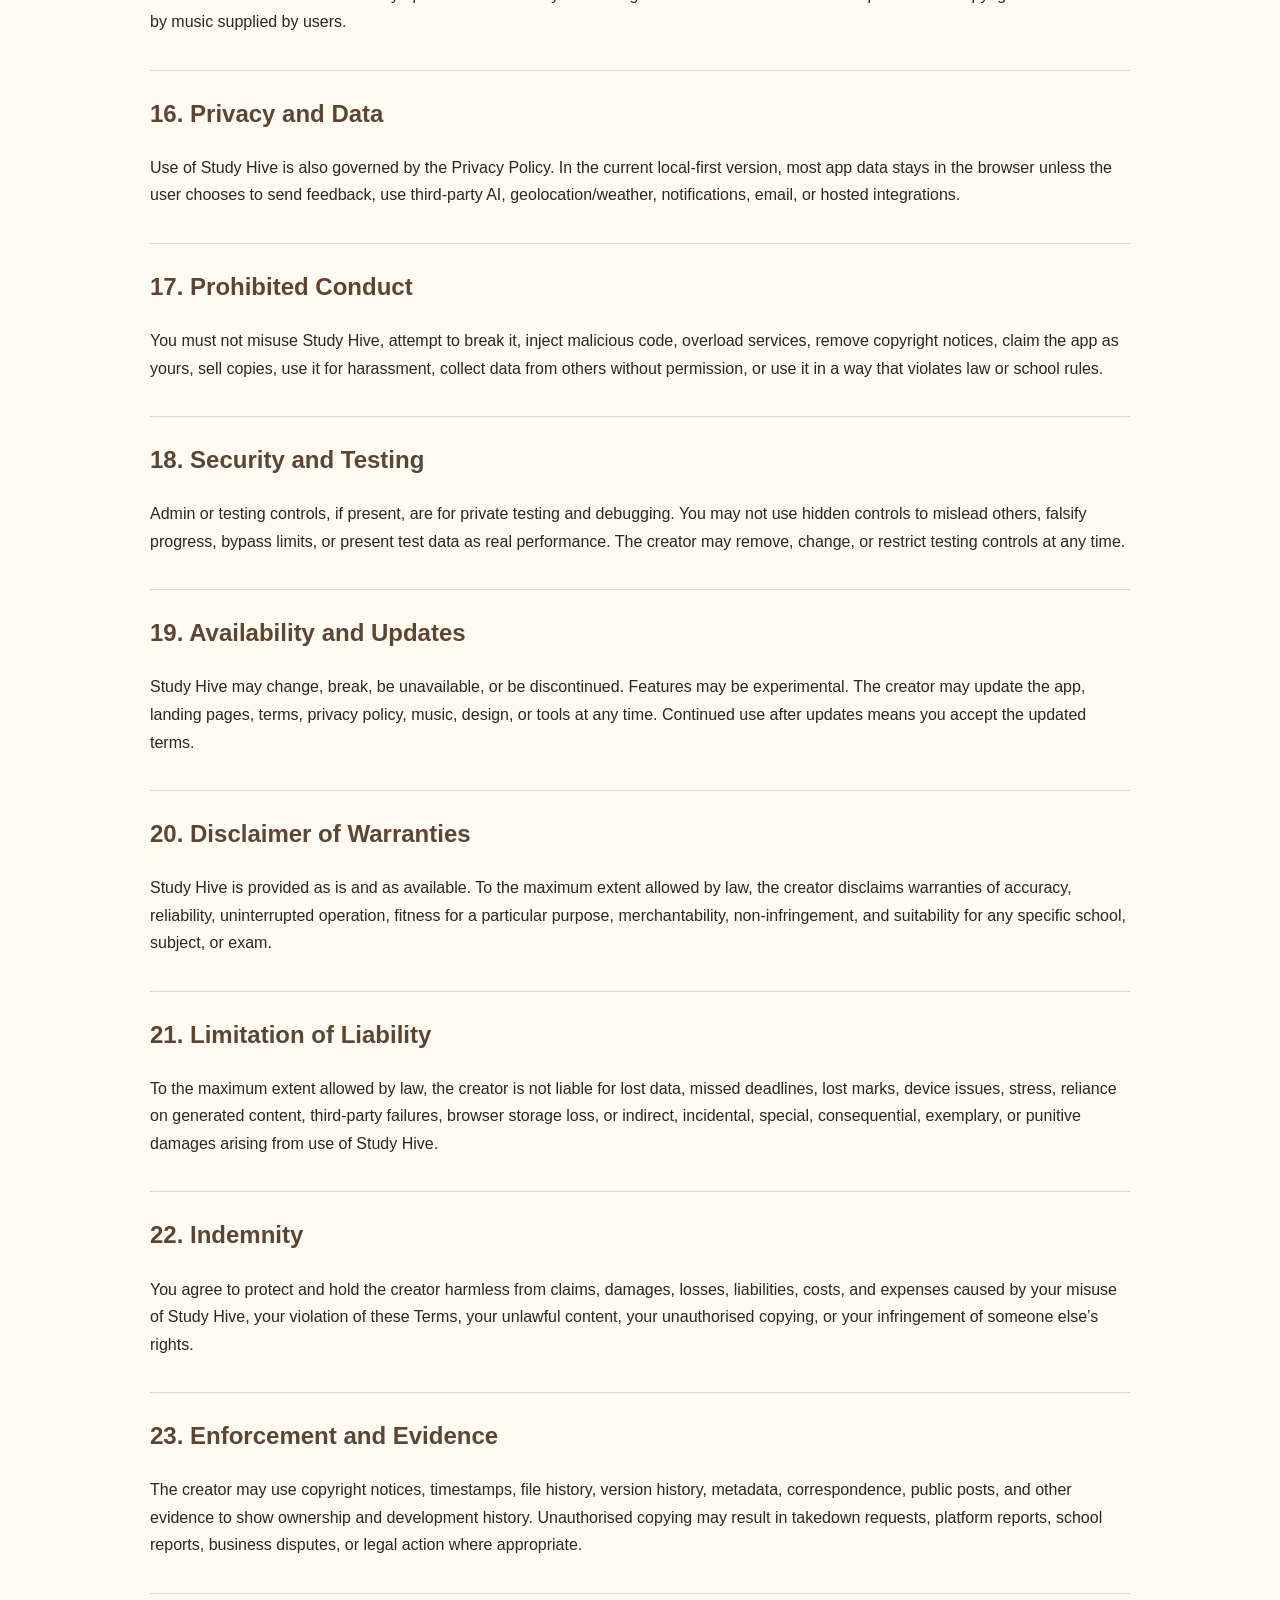
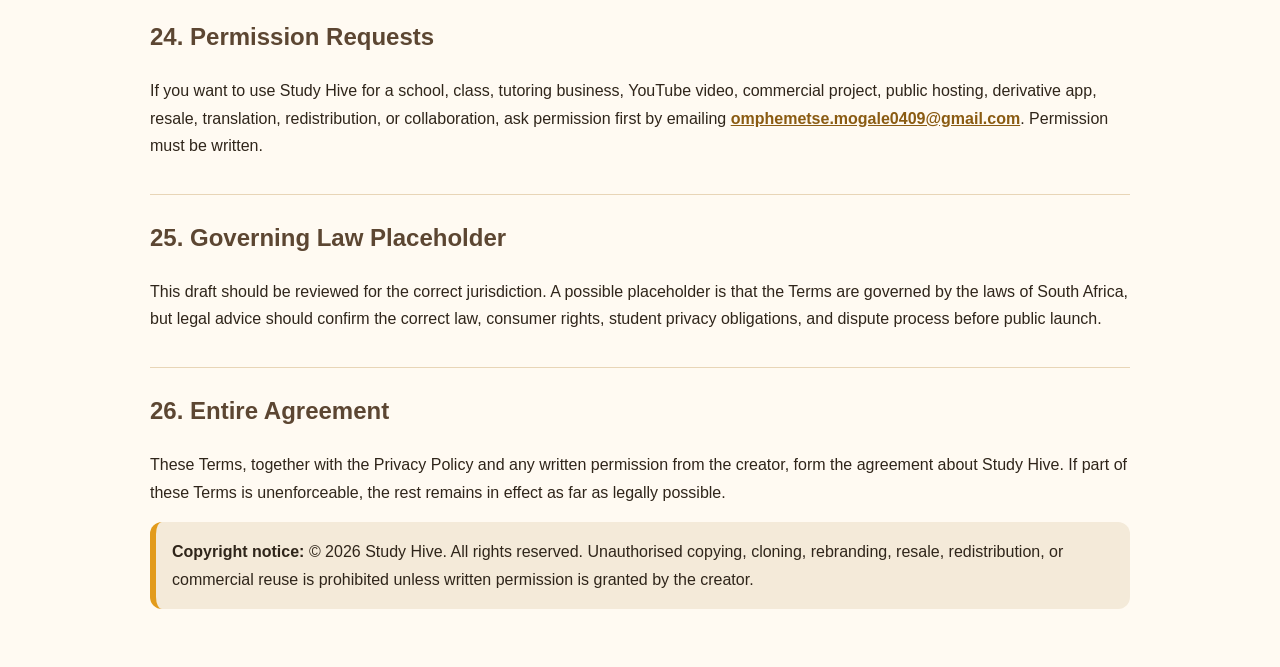
<file: study-hive-terms-of-service.html>
<!DOCTYPE html>
<!--
  Study Hive — Proprietary Source Code
  Copyright © 2026 Omphemetse Mogale. All rights reserved.

  Sole owner / copyright holder: Omphemetse Mogale
  Contact: omphemetse.mogale0409@gmail.com

  This file and the Study Hive project may not be copied, cloned, rebranded,
  resold, redistributed, hosted, mirrored, sublicensed, or used to create
  derivative works without written permission from Omphemetse Mogale.
-->
<html lang="en">
<head>
<meta charset="UTF-8">
<meta name="author" content="Omphemetse Mogale">
<meta name="copyright" content="Copyright © 2026 Omphemetse Mogale. All rights reserved.">
<meta name="owner" content="Omphemetse Mogale">
<meta name="contact" content="omphemetse.mogale0409@gmail.com">
<meta name="rights" content="Proprietary. No copying, cloning, rebranding, resale, redistribution, or derivative works without written permission.">
<meta name="viewport" content="width=device-width, initial-scale=1.0">
<title>Study Hive — Terms of Service</title>
<style>body{font-family:Arial,sans-serif;line-height:1.72;color:#2f251a;background:#fffaf2;margin:0}.wrap{max-width:980px;margin:auto;padding:42px 24px}h1{font-size:42px;color:#5c4632}h2{color:#5c4632;margin-top:34px;border-top:1px solid #e8d5b7;padding-top:22px}.note{background:#f4ead9;border-left:6px solid #e29b1c;padding:16px;border-radius:12px}a{color:#8a5b12;font-weight:700}.top{display:flex;justify-content:space-between;gap:12px;flex-wrap:wrap}</style>
</head>
<body><main class="wrap"><div class="top"><a href="index.html">← Landing</a><a href="app.html">Open App</a></div><h1>Study Hive Terms of Service</h1><h2>1. Acceptance of these Terms</h2><p>By accessing, opening, copying, downloading, hosting, editing, testing, sharing, or using Study Hive in any way, you agree to these Terms of Service. If you do not agree, do not use the app. These Terms apply to students, parents, teachers, tutors, visitors, testers, reviewers, schools, collaborators, and anyone else who interacts with Study Hive.</p><h2>2. Contact and Official Communication</h2><p>If you want to communicate with the creator about permission, feedback, bugs, school use, collaboration, business, legal questions, or anything connected to Study Hive, contact <a href="mailto:omphemetse.mogale0409@gmail.com">omphemetse.mogale0409@gmail.com</a>. Messages sent elsewhere may not be received or treated as official communication.</p><h2>3. What Study Hive Is</h2><p>Study Hive is a study productivity web app and concept that includes a countdown, focus timer, Pomodoro controls, Hive Coach, flashcards, vocabulary, Garden World, notes, tasks, habit tracking, music, privacy controls, weather, motivational bee characters, and related features. It is a learning support tool, not a school, accredited tutoring service, medical service, counselling service, emergency service, or guarantee of grades.</p><h2>4. Personal Use Licence</h2><p>Unless a separate written agreement says otherwise, you receive a limited, revocable, non-exclusive, non-transferable licence to use Study Hive for personal studying and productivity. This licence does not give you ownership of Study Hive, its brand, its code, its interface, its wording, its feature names, its bee characters, or its design system.</p><h2>5. No Copying, Cloning, Rebranding, or Resale</h2><p>You may not copy, clone, reproduce, scrape, mirror, rebrand, resell, redistribute, sublicense, publish, upload, host, modify for commercial reuse, or create a confusingly similar product based on Study Hive without written permission from the creator. This includes copying the app structure, visual style, bee theme, Hive Coach concept, Garden World implementation, Sergeant/Queen/Buddy bee characters, onboarding flow, pledge system, or any distinctive combination of features.</p><h2>6. Protected Elements</h2><p>Protected elements include the Study Hive name, logo direction, honeycomb visual language, bee characters, Sergeant Bee, Queen Bee, Buddy Bee, Hive Coach, Garden World, No-touch Focus, Hive Controls, Study Hive wording, layouts, UI patterns, text content, motivational lines, vocabulary curation, code, CSS, JavaScript, HTML, generated assets, documentation, landing pages, terms, privacy policy, and all updates or derivative works.</p><h2>7. User Content Remains Yours</h2><p>Anything you type into the app, including tasks, notes, flashcards, pledge text, subjects, goals, exam dates, reflections, formulas, and feedback, remains your content. You are responsible for it. Do not enter anything illegal, harmful, private about other people, confidential, or not allowed by your school rules.</p><h2>8. Feedback Licence</h2><p>If you send ideas, bug reports, suggestions, feature requests, names, designs, text, or other feedback, you allow the creator to use, adapt, improve, publish, or incorporate that feedback into Study Hive without owing payment, credit, or approval, unless a separate written agreement says otherwise.</p><h2>9. Academic Integrity</h2><p>Study Hive is meant to help students learn, revise, focus, and remember. It must not be used to cheat, plagiarise, impersonate others, bypass school rules, submit generated content as your own where prohibited, or break exam conditions. You are responsible for following your school and exam board rules.</p><h2>10. No Grade Guarantee</h2><p>Study Hive can support effort, planning, focus, recall, and consistency, but it cannot guarantee marks, exam results, scholarships, admission, productivity, memory, mental wellbeing, or any specific outcome. Results depend on effort, teaching, sleep, health, curriculum, environment, and assessment conditions.</p><h2>11. Wellbeing Notice</h2><p>Study Hive includes motivational language and playful pressure from Sergeant Bee. If strict reminders make you stressed, use calmer settings, mute features, use Grind Mode, or stop using those parts. Study Hive is not therapy, medical advice, crisis support, or an emergency service. If you feel unsafe or at risk, contact a trusted adult, counsellor, doctor, emergency service, or crisis line.</p><h2>12. Local Storage and Backups</h2><p>The current version stores most data locally in your browser. Clearing site data, changing browsers, using private mode, resetting your device, or storage limits may delete progress. You are responsible for exporting or backing up anything important.</p><h2>13. Third-Party Services</h2><p>Study Hive may use or link to third-party services such as Google Fonts, Google Drive audio, browser notifications, weather/geocoding APIs, AI services, email clients, hosting providers, and form services. Those services have their own terms and policies. Study Hive is not responsible for their actions, outages, changes, or data handling.</p><h2>14. AI and Generated Study Content</h2><p>Features that generate flashcards, questions, plans, or suggestions may be incomplete, inaccurate, or unsuitable for your syllabus. Review all generated content before relying on it. Do not submit private or confidential information to third-party AI services unless you have permission and understand the risks.</p><h2>15. Music and Audio</h2><p>Study Hive may include uploaded music, generated ambience, UI sounds, and browser audio. Audio playback depends on browser rules and user interaction. You must only upload or use music you have rights to use. The creator is not responsible for copyright issues caused by music supplied by users.</p><h2>16. Privacy and Data</h2><p>Use of Study Hive is also governed by the Privacy Policy. In the current local-first version, most app data stays in the browser unless the user chooses to send feedback, use third-party AI, geolocation/weather, notifications, email, or hosted integrations.</p><h2>17. Prohibited Conduct</h2><p>You must not misuse Study Hive, attempt to break it, inject malicious code, overload services, remove copyright notices, claim the app as yours, sell copies, use it for harassment, collect data from others without permission, or use it in a way that violates law or school rules.</p><h2>18. Security and Testing</h2><p>Admin or testing controls, if present, are for private testing and debugging. You may not use hidden controls to mislead others, falsify progress, bypass limits, or present test data as real performance. The creator may remove, change, or restrict testing controls at any time.</p><h2>19. Availability and Updates</h2><p>Study Hive may change, break, be unavailable, or be discontinued. Features may be experimental. The creator may update the app, landing pages, terms, privacy policy, music, design, or tools at any time. Continued use after updates means you accept the updated terms.</p><h2>20. Disclaimer of Warranties</h2><p>Study Hive is provided as is and as available. To the maximum extent allowed by law, the creator disclaims warranties of accuracy, reliability, uninterrupted operation, fitness for a particular purpose, merchantability, non-infringement, and suitability for any specific school, subject, or exam.</p><h2>21. Limitation of Liability</h2><p>To the maximum extent allowed by law, the creator is not liable for lost data, missed deadlines, lost marks, device issues, stress, reliance on generated content, third-party failures, browser storage loss, or indirect, incidental, special, consequential, exemplary, or punitive damages arising from use of Study Hive.</p><h2>22. Indemnity</h2><p>You agree to protect and hold the creator harmless from claims, damages, losses, liabilities, costs, and expenses caused by your misuse of Study Hive, your violation of these Terms, your unlawful content, your unauthorised copying, or your infringement of someone else’s rights.</p><h2>23. Enforcement and Evidence</h2><p>The creator may use copyright notices, timestamps, file history, version history, metadata, correspondence, public posts, and other evidence to show ownership and development history. Unauthorised copying may result in takedown requests, platform reports, school reports, business disputes, or legal action where appropriate.</p><h2>24. Permission Requests</h2><p>If you want to use Study Hive for a school, class, tutoring business, YouTube video, commercial project, public hosting, derivative app, resale, translation, redistribution, or collaboration, ask permission first by emailing <a href="mailto:omphemetse.mogale0409@gmail.com">omphemetse.mogale0409@gmail.com</a>. Permission must be written.</p><h2>25. Governing Law Placeholder</h2><p>This draft should be reviewed for the correct jurisdiction. A possible placeholder is that the Terms are governed by the laws of South Africa, but legal advice should confirm the correct law, consumer rights, student privacy obligations, and dispute process before public launch.</p><h2>26. Entire Agreement</h2><p>These Terms, together with the Privacy Policy and any written permission from the creator, form the agreement about Study Hive. If part of these Terms is unenforceable, the rest remains in effect as far as legally possible.</p><p class="note"><strong>Copyright notice:</strong> © 2026 Study Hive. All rights reserved. Unauthorised copying, cloning, rebranding, resale, redistribution, or commercial reuse is prohibited unless written permission is granted by the creator.</p></main></body></html>
</file>
<file: css/styles.css>
/* ===== style block 1 ===== */

  :root {
    --cream: #f4ead9; --tan: #e8d5b7; --taupe: #d3b995; --brown: #8a6f52;
    --deep-brown: #6b5641; --pearl: #fffaf2; --accent: #c9a87c;
    --honey1: #f4c430; --honey2: #e29b1c; --honey3: #c97a12;
    --night-dim: 1;
  }
  * { margin: 0; padding: 0; box-sizing: border-box; }
  html, body { height: 100%; touch-action: manipulation; }
  body {
    min-height: 100vh;
    background: linear-gradient(160deg, var(--cream) 0%, var(--tan) 55%, var(--taupe) 100%);
    font-family: 'Fredoka', sans-serif;
    display: flex; align-items: center; justify-content: center;
    padding: 24px; overflow-x: hidden; position: relative;
    transition: background 1.4s ease, filter 1.4s ease;
  }
  body.sleep-mode {
    background: linear-gradient(160deg, #0d1420 0%, #10192a 55%, #0a121c 100%);
    /* NOTE: intentionally no filter/transform on body here — that would make body
       a containing block for every position:fixed child (bees, hive, buttons)
       and break their stacking/positioning (this used to cause the ambient bees
       to render behind the timer card). Dimming is done with .sleep-veil instead. */
  }
  body.sleep-mode .card {
    background: #16202f;
    box-shadow: 0 20px 50px rgba(0,0,0,0.5), inset 0 0 0 2px rgba(120,140,170,0.12);
  }
  body.sleep-mode .current-time,
  body.sleep-mode .title,
  body.sleep-mode .days-block .num,
  body.sleep-mode .unit .num { color: #cdd6e4 !important; -webkit-text-fill-color: #cdd6e4; }
  body.sleep-mode .current-date,
  body.sleep-mode .subtitle,
  body.sleep-mode .footer-note,
  body.sleep-mode .clock-label { color: #6d7b91 !important; }
  body.sleep-mode .unit,
  body.sleep-mode .days-block { background: #1c2738 !important; box-shadow: inset 0 2px 6px rgba(255,255,255,0.03), 0 6px 14px rgba(0,0,0,0.35) !important; }
  body.sleep-mode .unit .unit-label,
  body.sleep-mode .days-block .unit-label { color: #7c8aa0 !important; }
  body.sleep-mode .bubble { opacity: 0.12; }
  body.sleep-mode .bee-wrap,
  body.sleep-mode .sergeant-persistent,
  body.sleep-mode .sergeant-nag-bubble,
  body.sleep-mode .motivation-bubble,
  body.sleep-mode .drip { opacity: 0 !important; pointer-events: none !important; }
  body.sleep-mode .hive-wrap { filter: grayscale(0.5) brightness(0.55) drop-shadow(0 4px 8px rgba(0,0,0,0.4)) !important; }
  body.sleep-mode .hive-progress-wrap,
  body.sleep-mode .goal-wrap,
  body.sleep-mode .focus-btn,
  body.sleep-mode .focus-panel { background: #1c2738; box-shadow: 0 4px 12px rgba(0,0,0,0.35); }
  body.sleep-mode .hive-progress-label,
  body.sleep-mode .focus-meter-label,
  body.sleep-mode .streak-label { color: #7c8aa0; }
  body.sleep-mode *, body.sleep-mode *::before, body.sleep-mode *::after {
    animation-play-state: paused !important;
    transition-duration: 0.6s !important;
  }

  /* Night Mode: auto 18:00-05:00 */
  body.night-mode {
    background: linear-gradient(160deg, #1a1208 0%, #2e1e0e 55%, #1f140a 100%);
  }
  body.night-mode .card {
    background: #2a1f14;
    box-shadow: 0 20px 50px rgba(0,0,0,0.45), inset 0 0 0 2px rgba(201,140,80,0.25);
  }
  body.night-mode .current-time,
  body.night-mode .title,
  body.night-mode .days-block .num,
  body.night-mode .unit .num { color: #e8c89a !important; -webkit-text-fill-color: #e8c89a; }
  body.night-mode .current-date,
  body.night-mode .subtitle,
  body.night-mode .footer-note,
  body.night-mode .clock-label { color: #a08060 !important; }
  body.night-mode .unit,
  body.night-mode .days-block { background: #3d2e1e !important; box-shadow: inset 0 2px 6px rgba(255,255,255,0.04), 0 6px 14px rgba(0,0,0,0.4) !important; }
  body.night-mode .unit .unit-label,
  body.night-mode .days-block .unit-label { color: #b09070 !important; }
  body.night-mode .bubble { opacity: 0.08; background: radial-gradient(circle at 30% 30%, rgba(255,200,120,0.3), #5a3d20 70%); }
  body.night-mode .divider { background: #a07040; }
  body.night-mode .hive-progress-wrap,
  body.night-mode .goal-wrap,
  body.night-mode .focus-btn,
  body.night-mode .focus-panel { background: #3d2e1e; box-shadow: 0 4px 12px rgba(0,0,0,0.4); }
  body.night-mode .hive-progress-label,
  body.night-mode .focus-meter-label,
  body.night-mode .streak-label { color: #b09070; }
  body.night-mode .focus-preset-btn { background: linear-gradient(145deg, #4a3a28, #3d2e1e); color: #e8c89a; }
  body.night-mode .focus-preset-btn.active { background: linear-gradient(145deg, var(--honey1), var(--honey3)); color: var(--pearl); }
  body.night-mode .focus-session-time { color: #e8c89a; }
  body.night-mode .focus-meter-pct { color: #e8c89a; }
  body.night-mode .streak-count { color: var(--honey2); }
  body.night-mode .streak-unit { color: #b09070; }
  body.night-mode .streak-best { color: #a08060; }
  body.night-mode .goal-number .goal-back { color: rgba(193,57,43,0.18); -webkit-text-stroke: 1px rgba(193,57,43,0.3); }
  body.night-mode .goal-number .goal-front { color: #d45040; text-shadow: 0 0 12px rgba(193,57,43,0.25); }
  body.night-mode .goal-label { color: #d45040; opacity: 0.6; }

  /* Night text glitch */
  body.night-mode .card .title,
  body.night-mode .card .subtitle,
  body.night-mode .card .current-time,
  body.night-mode .card .current-date,
  body.night-mode .card .footer-note,
  body.night-mode .card .clock-label,
  body.night-mode .card .days-block .num,
  body.night-mode .card .unit .num,
  body.night-mode .card .unit-label {
    animation: textGlitch 2.5s infinite;
  }
  body.night-mode.night-fixed .card .title,
  body.night-mode.night-fixed .card .subtitle,
  body.night-mode.night-fixed .card .current-time,
  body.night-mode.night-fixed .card .current-date,
  body.night-mode.night-fixed .card .footer-note,
  body.night-mode.night-fixed .card .clock-label,
  body.night-mode.night-fixed .card .days-block .num,
  body.night-mode.night-fixed .card .unit .num,
  body.night-mode.night-fixed .card .unit-label {
    animation: none !important; filter: none !important; opacity: 1 !important;
    transform: none !important; text-shadow: none !important;
  }
  @keyframes textGlitch {
    0%, 88%, 100% { transform: none; opacity: 1; filter: none; text-shadow: none; }
    89% { transform: skewX(10deg) translateX(2px); opacity: 0.85; filter: blur(0.3px); text-shadow: 1px 0 #c1392b, -1px 0 #2b2b2b; }
    90% { transform: skewX(-6deg) translateX(-1px); opacity: 0.7; }
    91% { transform: skewX(14deg) translateX(3px); opacity: 0.9; text-shadow: -2px 0 #c1392b, 2px 0 #2b2b2b; }
    92% { transform: skewX(-10deg) translateX(-2px); opacity: 0.6; filter: blur(0.5px); }
    93% { transform: skewX(4deg) translateX(1px); opacity: 0.8; }
    94% { transform: skewX(-14deg) translateX(-3px); opacity: 0.75; text-shadow: 2px 0 #c1392b, -2px 0 #2b2b2b; }
    95% { transform: none; opacity: 0.4; filter: blur(1px); }
    96% { transform: skewX(8deg) translateX(2px); opacity: 0.9; }
    97% { transform: skewX(-4deg) translateX(-1px); opacity: 0.5; filter: blur(0.4px); }
    98% { transform: skewX(12deg) translateX(2px); opacity: 0.85; text-shadow: -1px 0 #c1392b, 1px 0 #2b2b2b; }
    99% { transform: none; opacity: 1; filter: none; }
  }

  .sleep-toggle-btn {
    position: fixed; top: 18px; right: 68px; z-index: 20;
    background: var(--pearl); border: none; border-radius: 14px;
    width: 42px; height: 42px; display: flex; align-items: center; justify-content: center;
    cursor: pointer; box-shadow: 0 6px 14px rgba(139,111,82,0.2);
    font-size: 18px; transition: transform 0.15s ease, box-shadow 0.15s ease, background 0.4s ease;
  }
  .sleep-toggle-btn:hover { transform: translateY(-2px); box-shadow: 0 8px 18px rgba(139,111,82,0.28); }
  body.sleep-mode .sleep-toggle-btn { background: #1c2738; box-shadow: 0 6px 14px rgba(0,0,0,0.4); }
  body.night-mode .sleep-toggle-btn { background: #3d2e1e; box-shadow: 0 6px 14px rgba(0,0,0,0.4); }
  .sleep-veil {
    position: fixed; inset: 0; z-index: 5; pointer-events: none;
    background: radial-gradient(circle at 50% 40%, rgba(10,16,26,0) 0%, rgba(6,10,18,0.5) 100%);
    opacity: 0; transition: opacity 1.4s ease, background 0.5s ease;
  }
  body.sleep-mode .sleep-veil { opacity: var(--night-dim, 1); }
  .night-veil-dim {
    position: fixed; inset: 0; z-index: 5; pointer-events: none;
    background: #05070c; opacity: 0; transition: opacity 0.5s ease;
  }
  body.sleep-mode .night-veil-dim { opacity: calc(var(--night-dim, 1) * 0.22); }
  body.night-mode .night-veil-dim { opacity: calc(var(--night-dim, 1) * 0.12); }
  .sleep-stars { position: fixed; inset: 0; z-index: 4; pointer-events: none; opacity: 0; transition: opacity 1.4s ease; }
  body.sleep-mode .sleep-stars { opacity: 0.8; }
  .sleep-star { position: absolute; width: 2px; height: 2px; background: #cdd6e4; border-radius: 50%; }

  body:fullscreen {
    display: flex; align-items: center; justify-content: center;
    background: linear-gradient(160deg, var(--cream) 0%, var(--tan) 55%, var(--taupe) 100%);
  }
  body.night-mode:fullscreen {
    background: linear-gradient(160deg, #1a1208 0%, #2e1e0e 55%, #1f140a 100%);
  }
  body.sleep-mode:fullscreen {
    background: linear-gradient(160deg, #0d1420 0%, #10192a 55%, #0a121c 100%);
  }
  body::backdrop {
    background: linear-gradient(160deg, var(--cream) 0%, var(--tan) 55%, var(--taupe) 100%);
  }
  body.night-mode::backdrop {
    background: linear-gradient(160deg, #1a1208 0%, #2e1e0e 55%, #1f140a 100%);
  }
  body.sleep-mode::backdrop {
    background: linear-gradient(160deg, #0d1420 0%, #10192a 55%, #0a121c 100%);
  }

  .bubble {
    position: fixed; border-radius: 50%;
    background: radial-gradient(circle at 30% 30%, rgba(255,255,255,0.6), var(--taupe) 70%);
    opacity: 0.5; animation: float 10s ease-in-out infinite; z-index: 1; pointer-events: none;
  }
  .bubble:nth-child(1){ width:70px; height:70px; top:8%; left:6%; animation-delay:0s;}
  .bubble:nth-child(2){ width:40px; height:40px; top:70%; left:10%; animation-delay:2s;}
  .bubble:nth-child(3){ width:55px; height:55px; top:15%; right:8%; animation-delay:1s;}
  .bubble:nth-child(4){ width:30px; height:30px; top:80%; right:12%; animation-delay:3s;}
  .bubble:nth-child(5){ width:90px; height:90px; bottom:5%; left:45%; animation-delay:1.5s;}
  @keyframes float { 0%,100% { transform: translateY(0px);} 50% { transform: translateY(-22px);} }

  .bee-wrap {
    position: fixed; top: 0; left: 0; width: 46px; height: 46px;
    z-index: 10; pointer-events: none;
    animation: roam-bee-1 12s ease-in-out infinite;
  }
  .bee-wrap.bee-2 { animation: roam-bee-2 10s ease-in-out infinite; }
  .bee-wrap.bee-3 { animation: roam-bee-3 14s ease-in-out infinite; }
  .bee-bob { width: 100%; height: 100%; animation: bob 0.35s ease-in-out infinite alternate; }
  .wing { transform-origin: 23px 20px; animation: flap 0.12s ease-in-out infinite alternate; }
  .wing.wing-right { animation-name: flap-right; }
  @keyframes bob { from { transform: translateY(-3px) rotate(-4deg);} to { transform: translateY(3px) rotate(4deg);} }
  @keyframes flap { from { transform: scaleY(1) rotate(0deg);} to { transform: scaleY(0.4) rotate(-12deg);} }
  @keyframes flap-right { from { transform: scaleY(1) rotate(0deg);} to { transform: scaleY(0.4) rotate(12deg);} }

  @keyframes roam-bee-1 {
    0%   { top: 8%;  left: 4%;  transform: scaleX(1) scale(1) rotate(0deg); opacity: 1; }
    15%  { top: 22%; left: 55%; transform: scaleX(1) scale(1) rotate(8deg); opacity: 1; }
    30%  { top: 6%;  left: 78%; transform: scaleX(-1) scale(1) rotate(-6deg); opacity: 1; }
    42%  { top: 78%; left: 84%; transform: scaleX(-1) scale(1) rotate(0deg); opacity: 1; }
    46%  { top: 83%; left: 89%; transform: scaleX(-1) scale(0.25) rotate(0deg); opacity: 0.3; }
    50%  { top: 83%; left: 89%; transform: scaleX(-1) scale(0.25) rotate(0deg); opacity: 0.3; }
    54%  { top: 78%; left: 82%; transform: scaleX(-1) scale(1) rotate(-8deg); opacity: 1; }
    65%  { top: 70%; left: 55%; transform: scaleX(1) scale(1) rotate(-8deg); opacity: 1; }
    80%  { top: 85%; left: 20%; transform: scaleX(1) scale(1) rotate(6deg); opacity: 1; }
    92%  { top: 50%; left: 5%;  transform: scaleX(-1) scale(1) rotate(-4deg); opacity: 1; }
    100% { top: 8%;  left: 4%;  transform: scaleX(1) scale(1) rotate(0deg); opacity: 1; }
  }
  @keyframes roam-bee-2 {
    0%   { top: 75%; left: 82%; transform: scaleX(-1) scale(1) rotate(0deg); opacity: 1; }
    14%  { top: 40%; left: 65%; transform: scaleX(-1) scale(1) rotate(-10deg); opacity: 1; }
    26%  { top: 78%; left: 86%; transform: scaleX(1) scale(1) rotate(0deg); opacity: 1; }
    30%  { top: 83%; left: 89%; transform: scaleX(1) scale(0.25) rotate(0deg); opacity: 0.3; }
    34%  { top: 83%; left: 89%; transform: scaleX(1) scale(0.25) rotate(0deg); opacity: 0.3; }
    40%  { top: 15%; left: 40%; transform: scaleX(1) scale(1) rotate(8deg); opacity: 1; }
    58%  { top: 30%; left: 10%; transform: scaleX(1) scale(1) rotate(-6deg); opacity: 1; }
    75%  { top: 65%; left: 25%; transform: scaleX(-1) scale(1) rotate(10deg); opacity: 1; }
    90%  { top: 85%; left: 60%; transform: scaleX(-1) scale(1) rotate(-8deg); opacity: 1; }
    100% { top: 75%; left: 82%; transform: scaleX(-1) scale(1) rotate(0deg); opacity: 1; }
  }
  @keyframes roam-bee-3 {
    0%   { top: 50%; left: 50%; transform: scaleX(1) scale(1) rotate(0deg); opacity: 1; }
    18%  { top: 12%; left: 20%; transform: scaleX(1) scale(1) rotate(6deg); opacity: 1; }
    34%  { top: 60%; left: 8%;  transform: scaleX(-1) scale(1) rotate(-8deg); opacity: 1; }
    50%  { top: 88%; left: 45%; transform: scaleX(-1) scale(1) rotate(6deg); opacity: 1; }
    62%  { top: 80%; left: 84%; transform: scaleX(1) scale(1) rotate(0deg); opacity: 1; }
    66%  { top: 83%; left: 89%; transform: scaleX(1) scale(0.25) rotate(0deg); opacity: 0.3; }
    70%  { top: 83%; left: 89%; transform: scaleX(1) scale(0.25) rotate(0deg); opacity: 0.3; }
    74%  { top: 80%; left: 84%; transform: scaleX(1) scale(1) rotate(6deg); opacity: 1; }
    88%  { top: 55%; left: 88%; transform: scaleX(1) scale(1) rotate(-6deg); opacity: 1; }
    100% { top: 50%; left: 50%; transform: scaleX(1) scale(1) rotate(0deg); opacity: 1; }
  }

  .hive-wrap {
    position: fixed; bottom: 14px; right: 14px; z-index: 30;
    width: 72px; height: 72px; transform: scale(0.72);
    transform-origin: bottom right;
    transition: transform 0.15s ease, filter 1.2s ease;
    filter: drop-shadow(0 4px 8px rgba(139,111,82,0.3));
    cursor: pointer;
    touch-action: manipulation; /* no double-tap zoom on the hive */
    -webkit-tap-highlight-color: transparent;
    user-select: none;
  }
  .hive-wrap svg { width: 100%; height: 100%; pointer-events: none; }
  .hive-wrap:hover { filter: drop-shadow(0 6px 14px rgba(226,155,28,0.5)); }
  .hive-wrap:active { transform: scale(0.92) !important; }
  .hive-wrap.stage-1 { transform: scale(0.86); }
  .hive-wrap.stage-2 { transform: scale(1); }
  .hive-wrap.stage-3 { transform: scale(1.15); filter: drop-shadow(0 6px 14px rgba(226,155,28,0.45)); }
  .hive-wrap.stage-4 { transform: scale(1.32); filter: drop-shadow(0 8px 20px rgba(244,196,48,0.6)); }
  .hive-wrap .layer1, .hive-wrap .layer2, .hive-wrap .layer3, .hive-wrap .layer4 {
    opacity: 0; transition: opacity 1s ease;
  }
  .hive-wrap.stage-1 .layer1 { opacity: 1; }
  .hive-wrap.stage-2 .layer1, .hive-wrap.stage-2 .layer2 { opacity: 1; }
  .hive-wrap.stage-3 .layer1, .hive-wrap.stage-3 .layer2, .hive-wrap.stage-3 .layer3 { opacity: 1; }
  .hive-wrap.stage-4 .layer1, .hive-wrap.stage-4 .layer2, .hive-wrap.stage-4 .layer3, .hive-wrap.stage-4 .layer4 { opacity: 1; }

  .motivation-bubble {
    position: fixed; bottom: 96px; right: 14px; z-index: 31; max-width: 220px;
    background: var(--pearl); border-radius: 18px 18px 4px 18px;
    padding: 12px 16px; box-shadow: 0 10px 24px rgba(139,111,82,0.3);
    font-family: 'Fredoka', sans-serif; font-size: 13px; font-weight: 600;
    color: var(--deep-brown); opacity: 0;
    transform: translateY(10px) scale(0.9);
    transition: opacity 0.3s ease, transform 0.3s ease;
    pointer-events: none;
  }
  .motivation-bubble.show { opacity: 1; transform: translateY(0) scale(1); }
  body.night-mode .motivation-bubble {
    background: #3d2e1e; color: #e8c89a; box-shadow: 0 10px 24px rgba(0,0,0,0.4);
  }

  .hive-progress-wrap {
    position: fixed; bottom: 14px; left: 14px; z-index: 9;
    background: rgba(255,250,242,0.85); border-radius: 16px;
    padding: 8px 12px; box-shadow: 0 4px 12px rgba(139,111,82,0.2);
    width: 130px;
  }
  .hive-progress-label {
    font-size: 10px; letter-spacing: 1px; text-transform: uppercase;
    color: var(--brown); font-weight: 600; margin-bottom: 5px;
  }
  .hive-progress-track {
    width: 100%; height: 8px; border-radius: 6px;
    background: var(--tan); overflow: hidden;
  }
  .hive-progress-fill {
    height: 100%; width: 0%;
    background: linear-gradient(90deg, var(--honey1), var(--honey3));
    border-radius: 6px; transition: width 1s ease;
  }
  .hive-progress-pct {
    font-size: 11px; color: var(--deep-brown); font-weight: 600; margin-top: 4px;
  }

  .card {
    position: relative; z-index: 2;
    background: var(--pearl); border-radius: 40px;
    padding: 50px 40px; max-width: 640px; width: 100%; text-align: center;
    box-shadow: 0 20px 50px rgba(139, 111, 82, 0.25), inset 0 0 0 2px rgba(201, 168, 124, 0.3);
  }

  .fullscreen-btn {
    position: fixed; top: 18px; right: 18px; z-index: 20;
    background: var(--pearl); border: none; border-radius: 14px;
    width: 42px; height: 42px; display: flex; align-items: center; justify-content: center;
    cursor: pointer; box-shadow: 0 6px 14px rgba(139,111,82,0.2);
    transition: transform 0.15s ease, box-shadow 0.15s ease;
  }
  .fullscreen-btn:hover { transform: translateY(-2px); box-shadow: 0 8px 18px rgba(139,111,82,0.28); }
  .fullscreen-btn svg { width: 20px; height: 20px; stroke: var(--deep-brown); }
  body.night-mode .fullscreen-btn { background: #3d2e1e; }
  body.night-mode .fullscreen-btn svg { stroke: #e8c89a; }

  .goal-wrap {
    position: fixed; top: 70px; right: 14px; z-index: 20; text-align: center;
  }
  .goal-number {
    position: relative;
    font-family: 'Baloo 2', sans-serif; font-weight: 800;
    font-size: clamp(2.2rem, 8vw, 3.4rem); line-height: 1;
  }
  .goal-number .goal-back {
    color: rgba(193, 57, 43, 0.22);
    -webkit-text-stroke: 1px rgba(193, 57, 43, 0.4);
  }
  .goal-number .goal-front {
    position: absolute; top: 0; left: 0;
    color: #c1392b;
    clip-path: inset(100% 0 0 0);
    transition: clip-path 1s ease;
    text-shadow: 0 0 12px rgba(193,57,43,0.35);
  }
  .goal-label {
    font-size: 10px; letter-spacing: 1.5px; text-transform: uppercase;
    color: #c1392b; font-weight: 700; opacity: 0.75; margin-top: 2px;
  }

  .focus-btn {
    position: fixed; top: 18px; left: 18px; z-index: 20;
    background: var(--pearl); border: none; border-radius: 14px;
    padding: 10px 16px; display: flex; align-items: center; gap: 6px;
    cursor: pointer; box-shadow: 0 6px 14px rgba(139,111,82,0.2);
    font-family: 'Fredoka', sans-serif; font-weight: 600; font-size: 13px;
    color: var(--deep-brown);
    transition: transform 0.15s ease, box-shadow 0.15s ease;
  }
  .focus-btn:hover { transform: translateY(-2px); box-shadow: 0 8px 18px rgba(139,111,82,0.28); }
  body.night-mode .focus-btn { background: #3d2e1e; color: #e8c89a; }

  .focus-panel {
    position: fixed; top: 68px; left: 18px; z-index: 25;
    background: var(--pearl); border-radius: 22px; padding: 18px;
    width: 280px; box-shadow: 0 14px 30px rgba(139,111,82,0.28);
    display: none; max-height: 80vh; overflow-y: auto;
  }
  .focus-panel.show { display: block; }
  .focus-panel h4 {
    font-family: 'Baloo 2', sans-serif; color: var(--deep-brown);
    margin-bottom: 12px; font-size: 14px; font-weight: 700;
  }
  body.night-mode .focus-panel h4 { color: #e8c89a; }

  .subject-select {
    width: 100%; padding: 8px 10px; border-radius: 10px; border: 1.5px solid var(--tan);
    background: var(--cream); font-family: 'Fredoka', sans-serif; font-size: 12px;
    color: var(--deep-brown); margin-bottom: 12px; cursor: pointer;
  }
  body.night-mode .subject-select {
    background: #4a3a28; border-color: #5a4a38; color: #e8c89a;
  }

  .subject-progress-list { margin-bottom: 14px; }
  .subject-progress-item { margin-bottom: 8px; }
  .subject-progress-name {
    font-size: 11px; color: var(--brown); font-weight: 600;
    display: flex; justify-content: space-between; margin-bottom: 3px;
  }
  body.night-mode .subject-progress-name { color: #b09070; }
  .subject-progress-track {
    width: 100%; height: 6px; border-radius: 4px; background: var(--tan); overflow: hidden;
  }
  .subject-progress-fill {
    height: 100%; border-radius: 4px;
    background: linear-gradient(90deg, var(--honey1), var(--honey3));
    transition: width 0.6s ease;
  }
  .subject-progress-pct {
    font-size: 10px; color: var(--deep-brown); font-weight: 600;
  }
  body.night-mode .subject-progress-pct { color: #e8c89a; }

  .focus-presets { display: flex; gap: 8px; margin-bottom: 14px; }
  .focus-preset-btn {
    flex: 1; background: linear-gradient(145deg, var(--cream), var(--tan));
    border: none; border-radius: 12px; padding: 10px 4px;
    font-weight: 700; color: var(--deep-brown); cursor: pointer;
    font-family: 'Fredoka', sans-serif; font-size: 13px;
    transition: background 0.2s ease, color 0.2s ease;
  }
  .focus-preset-btn.active {
    background: linear-gradient(145deg, var(--honey1), var(--honey3));
    color: var(--pearl);
  }
  .focus-session { display: none; margin-bottom: 14px; }
  .focus-session.active { display: block; }
  .focus-session-time {
    font-family: 'Baloo 2', sans-serif; font-size: 2.4rem; font-weight: 800;
    color: var(--deep-brown); text-align: center; margin-bottom: 8px;
  }
  .focus-session-track {
    width: 100%; height: 8px; border-radius: 6px; background: var(--tan);
    overflow: hidden; margin-bottom: 10px;
  }
  .focus-session-fill {
    height: 100%; width: 0%;
    background: linear-gradient(90deg, var(--honey1), var(--honey3));
    border-radius: 6px; transition: width 1s linear;
  }
  .focus-stop-btn {
    width: 100%; background: #c1392b; color: var(--pearl); border: none;
    border-radius: 12px; padding: 9px; font-weight: 700; cursor: pointer;
    font-family: 'Fredoka', sans-serif; font-size: 13px;
  }
  .focus-meter-label {
    font-size: 10px; letter-spacing: 1px; text-transform: uppercase;
    color: var(--brown); font-weight: 600; margin-bottom: 5px;
  }
  .focus-meter-track {
    width: 100%; height: 8px; border-radius: 6px; background: var(--tan); overflow: hidden;
  }
  .focus-meter-fill {
    height: 100%; width: 0%;
    background: linear-gradient(90deg, var(--honey1), var(--honey3));
    border-radius: 6px; transition: width 1s ease;
  }
  .focus-meter-pct { font-size: 11px; color: var(--deep-brown); font-weight: 600; margin-top: 4px; }

  .clock-label {
    font-family: 'Baloo 2', sans-serif; font-size: 20px; letter-spacing: 3px;
    text-transform: uppercase; color: var(--accent); font-weight: 600;
  }
  .current-time {
    font-family: 'Baloo 2', sans-serif; font-size: clamp(3.5rem, 13vw, 5.5rem);
    color: var(--deep-brown); font-weight: 700; margin: 12px 0 6px; letter-spacing: 1px;
  }
  .current-date { font-size: 18px; color: var(--brown); font-weight: 500; margin-bottom: 30px; }
  .divider { width: 60px; height: 4px; background: var(--accent); border-radius: 10px; margin: 0 auto 30px; opacity: 0.6; }

  .title-wrap { position: relative; display: inline-block; margin-bottom: 6px; }
  .title {
    font-family: 'Baloo 2', sans-serif; font-weight: 700;
    font-size: clamp(1.7rem, 5.5vw, 2.3rem); color: var(--deep-brown);
    transition: color 1s ease, text-shadow 1s ease;
  }
  body[data-stage="2"] .title { color: var(--honey3); }
  body[data-stage="3"] .title {
    background: linear-gradient(180deg, var(--honey1), var(--honey3));
    -webkit-background-clip: text; background-clip: text; color: transparent;
    text-shadow: 0 1px 0 rgba(255,255,255,0.3);
  }
  body[data-stage="4"] .title {
    background: linear-gradient(180deg, #ffe08a, var(--honey2));
    -webkit-background-clip: text; background-clip: text; color: transparent;
    animation: shimmer 1.6s ease-in-out infinite;
  }
  @keyframes shimmer { 0%,100% { filter: brightness(1); } 50% { filter: brightness(1.3); } }

  .drip {
    position: absolute; bottom: -14px; width: 7px; height: 0;
    background: linear-gradient(180deg, var(--honey1), var(--honey3));
    border-radius: 0 0 6px 6px; opacity: 0; transition: opacity 0.8s ease;
  }
  .drip::after {
    content: ''; position: absolute; bottom: -5px; left: -1.5px;
    width: 10px; height: 10px; border-radius: 50%;
    background: var(--honey2);
  }
  .drip:nth-child(1) { left: 8%; animation: dripFall 2.6s ease-in infinite; animation-delay: 0.1s; }
  .drip:nth-child(2) { left: 32%; animation: dripFall 3.1s ease-in infinite; animation-delay: 0.6s; }
  .drip:nth-child(3) { left: 58%; animation: dripFall 2.4s ease-in infinite; animation-delay: 1.1s; }
  .drip:nth-child(4) { left: 84%; animation: dripFall 2.9s ease-in infinite; animation-delay: 0.3s; }
  body[data-stage="1"] .drip:nth-child(1) { opacity: 1; }
  body[data-stage="2"] .drip:nth-child(1),
  body[data-stage="2"] .drip:nth-child(2) { opacity: 1; }
  body[data-stage="3"] .drip:nth-child(1),
  body[data-stage="3"] .drip:nth-child(2),
  body[data-stage="3"] .drip:nth-child(3) { opacity: 1; }
  body[data-stage="4"] .drip { opacity: 1; }
  @keyframes dripFall {
    0% { height: 0; }
    60% { height: 16px; }
    100% { height: 16px; }
  }

  .subtitle { font-size: 15px; color: var(--brown); margin-bottom: 28px; font-weight: 500; }

  .days-block {
    background: linear-gradient(145deg, var(--accent), var(--brown));
    border-radius: 28px; padding: 28px 36px; margin-bottom: 20px;
    box-shadow: inset 0 2px 8px rgba(255,255,255,0.25), 0 10px 22px rgba(139,111,82,0.35);
    transition: background 1s ease;
  }
  body[data-stage="3"] .days-block, body[data-stage="4"] .days-block {
    background: linear-gradient(145deg, var(--honey1), var(--honey3));
  }
  .days-block .num {
    font-family: 'Baloo 2', sans-serif; font-size: clamp(3.5rem, 13vw, 5.5rem);
    font-weight: 800; color: var(--pearl); line-height: 1;
  }
  .days-block .unit-label {
    font-size: 14px; letter-spacing: 2px; text-transform: uppercase;
    color: var(--pearl); font-weight: 700; margin-top: 4px; opacity: 0.9;
  }

  .countdown { display: flex; justify-content: center; gap: 14px; flex-wrap: wrap; margin-bottom: 10px; }
  .unit {
    background: linear-gradient(145deg, var(--cream), var(--tan));
    border-radius: 22px; padding: 24px 18px; min-width: 95px;
    box-shadow: inset 0 2px 6px rgba(255,255,255,0.5), 0 6px 14px rgba(139,111,82,0.18);
  }
  .unit .num {
    font-family: 'Baloo 2', sans-serif; font-size: clamp(2.6rem, 8vw, 3.8rem);
    font-weight: 800; color: var(--deep-brown); line-height: 1;
  }
  .unit .unit-label {
    font-size: 13px; letter-spacing: 1.5px; text-transform: uppercase;
    color: var(--brown); font-weight: 600; margin-top: 6px;
  }

  .footer-note { margin-top: 30px; font-size: 15px; color: var(--accent); font-weight: 500; }
  .legal-links { margin-top: 6px; font-size: 11px; color: var(--brown); opacity: 0.75; }
  .legal-links a { color: inherit; text-decoration: underline; }
  body.night-mode .legal-links { color: #b09070; }
  body.sleep-mode .legal-links { color: #6d7b91; }

  @media (max-width: 400px) { .unit { min-width: 76px; padding: 18px 12px; } }

  .celebration-overlay {
    position: fixed; inset: 0; z-index: 50;
    display: none; align-items: center; justify-content: center;
    background: radial-gradient(circle, rgba(244,196,48,0.35), rgba(139,111,82,0.55));
    text-align: center;
  }
  .celebration-overlay.show { display: flex; }
  .celebration-message {
    font-family: 'Baloo 2', sans-serif; font-weight: 800;
    font-size: clamp(1.8rem, 7vw, 3.2rem);
    color: var(--pearl); text-shadow: 0 4px 18px rgba(139,111,82,0.6);
    animation: pulseCelebrate 1.1s ease-in-out infinite;
    padding: 0 20px;
  }
  @keyframes pulseCelebrate { 0%,100% { transform: scale(1); } 50% { transform: scale(1.08); } }

  .confetti {
    position: fixed; top: -20px; width: 10px; height: 16px; z-index: 51;
    border-radius: 2px; opacity: 0.95; animation: confettiFall linear infinite;
  }
  .confetti:nth-child(1) { left: 4%;  background: var(--honey1); animation-duration: 3.2s; animation-delay: 0s; }
  .confetti:nth-child(2) { left: 12%; background: var(--brown); animation-duration: 2.6s; animation-delay: 0.4s; }
  .confetti:nth-child(3) { left: 20%; background: var(--honey3); animation-duration: 3.6s; animation-delay: 0.1s; }
  .confetti:nth-child(4) { left: 30%; background: #c1392b; animation-duration: 2.9s; animation-delay: 0.7s; }
  .confetti:nth-child(5) { left: 40%; background: var(--honey1); animation-duration: 3.1s; animation-delay: 0.2s; }
  .confetti:nth-child(6) { left: 50%; background: var(--brown); animation-duration: 2.7s; animation-delay: 0.5s; }
  .confetti:nth-child(7) { left: 58%; background: var(--honey3); animation-duration: 3.4s; animation-delay: 0.15s; }
  .confetti:nth-child(8) { left: 66%; background: #c1392b; animation-duration: 2.5s; animation-delay: 0.6s; }
  .confetti:nth-child(9) { left: 74%; background: var(--honey1); animation-duration: 3.3s; animation-delay: 0.3s; }
  .confetti:nth-child(10) { left: 82%; background: var(--brown); animation-duration: 2.8s; animation-delay: 0.45s; }
  .confetti:nth-child(11) { left: 90%; background: var(--honey3); animation-duration: 3.0s; animation-delay: 0.05s; }
  .confetti:nth-child(12) { left: 96%; background: #c1392b; animation-duration: 3.5s; animation-delay: 0.55s; }
  @keyframes confettiFall {
    0% { transform: translateY(0) rotate(0deg); opacity: 1; }
    100% { transform: translateY(110vh) rotate(540deg); opacity: 0.7; }
  }

  .sergeant-wrap {
    position: fixed; inset: 0; z-index: 60;
    display: none; align-items: center; justify-content: center;
    pointer-events: none;
  }
  .sergeant-wrap.active { display: flex; }
  .sergeant-bee {
    position: relative; width: 190px; height: 190px; opacity: 0;
    transform: translate(130vw, 40vh) scale(0.35) rotate(-14deg);
    animation: sergeantFlyIn 1.1s cubic-bezier(.25,.9,.35,1.2) forwards;
  }
  .sergeant-wrap.active .sergeant-bee {
    animation: sergeantFlyIn 1.1s cubic-bezier(.25,.9,.35,1.2) forwards, sergeantSqueeze 0.7s ease-in-out 1.15s 3;
  }
  @keyframes sergeantFlyIn {
    0%   { transform: translate(130vw, 40vh) scale(0.35) rotate(-14deg); opacity: 0; }
    65%  { transform: translate(0,0) scale(1.15) rotate(6deg); opacity: 1; }
    80%  { transform: translate(0,0) scale(1.02) rotate(-3deg); opacity: 1; }
    100% { transform: translate(0,0) scale(1.08) rotate(0deg); opacity: 1; }
  }
  @keyframes sergeantSqueeze {
    0%, 100% { transform: translate(0,0) scale(1.08) rotate(0deg); }
    50% { transform: translate(0,0) scale(1.16) rotate(0deg); }
  }
  .sergeant-arm {
    position: absolute; top: 78px; width: 70px; height: 22px;
    background: #2b2b2b; border-radius: 30px;
    transform-origin: 8px 11px;
    transition: transform 0.6s cubic-bezier(.3,.8,.4,1.4);
  }
  .sergeant-arm.left { left: -46px; transform: rotate(48deg); }
  .sergeant-arm.right { right: -46px; transform: rotate(-48deg) scaleX(-1); }
  .sergeant-wrap.active .sergeant-arm.left { transform: rotate(-18deg); }
  .sergeant-wrap.active .sergeant-arm.right { transform: rotate(18deg) scaleX(-1); }
  .sergeant-wrap.active.tough .sergeant-bee {
    animation: sergeantFlyIn 1.1s cubic-bezier(.25,.9,.35,1.2) forwards, sergeantShake 0.45s ease-in-out 1.15s 5;
  }
  .sergeant-wrap.active.tough .sergeant-arm.left { transform: rotate(-96deg) translate(26px, -6px); }
  .sergeant-wrap.active.tough .sergeant-arm.right { transform: rotate(96deg) translate(26px, -6px) scaleX(-1); }
  @keyframes sergeantShake {
    0%, 100% { transform: translate(0,0) scale(1.08) rotate(0deg); }
    25% { transform: translate(0,0) scale(1.08) rotate(-8deg); }
    75% { transform: translate(0,0) scale(1.08) rotate(8deg); }
  }
  .sergeant-bubble {
    position: absolute; left: 50%; bottom: 100%;
    transform: translateX(-50%) translateY(10px) scale(0.85);
    margin-bottom: 14px;
    background: var(--pearl); color: var(--deep-brown);
    font-family: 'Baloo 2', sans-serif; font-weight: 700; font-size: 15px;
    padding: 12px 18px; border-radius: 18px 18px 18px 4px;
    white-space: normal; width: max-content; max-width: 220px; text-align: center;
    box-shadow: 0 10px 24px rgba(139,111,82,0.35);
    opacity: 0; transition: opacity 0.4s ease 1.1s, transform 0.4s ease 1.1s, background 0.3s ease, color 0.3s ease;
  }
  .sergeant-wrap.active .sergeant-bubble { opacity: 1; transform: translateX(-50%) translateY(0) scale(1); }
  .sergeant-wrap.active.tough .sergeant-bubble {
    background: #c1392b; color: var(--pearl); border-radius: 18px 18px 4px 18px;
  }

  .sergeant-persistent {
    position: fixed; top: 50%; left: 12px; z-index: 15;
    width: 56px; height: 56px; transform: translateY(-50%);
    filter: drop-shadow(0 4px 10px rgba(139,111,82,0.35));
    transition: filter 0.6s ease;
  }
  .sergeant-persistent svg { width: 100%; height: 100%; }
  .sergeant-persistent .sergeant-bob { display: block; animation: sergeantBob 1.8s ease-in-out infinite; }
  @keyframes sergeantBob {
    0%, 100% { transform: translateY(0) rotate(-2deg); }
    50% { transform: translateY(-4px) rotate(2deg); }
  }
  @keyframes sergeantShakeSmall {
    0%, 100% { transform: translateY(0) rotate(-3deg); }
    50% { transform: translateY(-3px) rotate(3deg); }
  }
  .sergeant-persistent.anger-0 svg { filter: saturate(0.95) brightness(1.02); }
  .sergeant-persistent.anger-0 .sergeant-bob { animation-duration: 2.6s; }
  .sergeant-persistent.anger-1 svg { filter: saturate(1.25); }
  .sergeant-persistent.anger-1 .sergeant-bob { animation-duration: 1.4s; }
  .sergeant-persistent.anger-2 svg { filter: sepia(0.35) hue-rotate(-25deg) saturate(1.6); }
  .sergeant-persistent.anger-2 .sergeant-bob { animation-duration: 1s; }
  .sergeant-persistent.anger-3 svg { filter: sepia(0.55) hue-rotate(-32deg) saturate(2) brightness(1.05); }
  .sergeant-persistent.anger-3 .sergeant-bob { animation: sergeantShakeSmall 0.5s ease-in-out infinite; }
  .sergeant-persistent.anger-4 svg { filter: sepia(0.7) hue-rotate(-36deg) saturate(2.4) brightness(1.1); }
  .sergeant-persistent.anger-4 .sergeant-bob { animation: sergeantShakeSmall 0.3s ease-in-out infinite; }
  .sergeant-persistent.anger-5 svg { filter: sepia(0.85) hue-rotate(-38deg) saturate(3) brightness(1.18) contrast(1.1); }
  .sergeant-persistent.anger-5 .sergeant-bob { animation: sergeantErratic 0.9s steps(1) infinite; }
  @keyframes sergeantErratic {
    0%   { transform: translate(0px, 0px) rotate(-6deg) scale(1); }
    12%  { transform: translate(6px, -9px) rotate(10deg) scale(1.05); }
    24%  { transform: translate(-8px, 4px) rotate(-14deg) scale(0.97); }
    36%  { transform: translate(4px, 10px) rotate(8deg) scale(1.02); }
    48%  { transform: translate(-5px, -6px) rotate(-9deg) scale(1.04); }
    60%  { transform: translate(9px, 2px) rotate(13deg) scale(0.98); }
    72%  { transform: translate(-3px, -10px) rotate(-11deg) scale(1.05); }
    84%  { transform: translate(7px, 6px) rotate(6deg) scale(1); }
    100% { transform: translate(0px, 0px) rotate(-6deg) scale(1); }
  }

  /* Night roaming for sergeant */
  body.night-mode .sergeant-persistent {
    animation: sergeantNightRoam 7s ease-in-out infinite;
    top: auto; left: auto; transform: none;
  }
  body.night-mode.night-fixed .sergeant-persistent {
    animation: sergeantBob 1.8s ease-in-out infinite;
    top: 50%; left: 12px; transform: translateY(-50%);
  }
  @keyframes sergeantNightRoam {
    0%   { top: 8%;  left: 3%;  transform: scale(1) rotate(-4deg); }
    15%  { top: 25%; left: 60%; transform: scale(1.05) rotate(8deg); }
    30%  { top: 5%;  left: 80%; transform: scale(0.95) rotate(-6deg); }
    45%  { top: 75%; left: 85%; transform: scale(1.08) rotate(10deg); }
    60%  { top: 85%; left: 50%; transform: scale(1) rotate(-8deg); }
    75%  { top: 60%; left: 20%; transform: scale(1.03) rotate(6deg); }
    90%  { top: 30%; left: 5%;  transform: scale(0.97) rotate(-4deg); }
    100% { top: 8%;  left: 3%;  transform: scale(1) rotate(-4deg); }
  }

  .sergeant-brow { transition: transform 0.6s ease, opacity 0.6s ease; transform-origin: 33px 19px; opacity: 0; }
  .sergeant-persistent.anger-1 .sergeant-brow { transform: rotate(-6deg) translateY(0.5px); opacity: 0.7; }
  .sergeant-persistent.anger-2 .sergeant-brow { transform: rotate(-14deg) translateY(1px); opacity: 1; }
  .sergeant-brow-l, .sergeant-brow-r { opacity: 0; transition: transform 0.5s ease, opacity 0.5s ease; }
  .sergeant-brow-l { transform-origin: 28.5px 16px; }
  .sergeant-brow-r { transform-origin: 38.5px 16px; }
  .sergeant-persistent.anger-3 .sergeant-brow { opacity: 0; }
  .sergeant-persistent.anger-3 .sergeant-brow-l { opacity: 1; transform: rotate(10deg) translateY(1px); }
  .sergeant-persistent.anger-3 .sergeant-brow-r { opacity: 1; transform: rotate(-10deg) translateY(1px); }
  .sergeant-persistent.anger-4 .sergeant-brow-l { opacity: 1; transform: rotate(16deg) translateY(2px); }
  .sergeant-persistent.anger-4 .sergeant-brow-r { opacity: 1; transform: rotate(-16deg) translateY(2px); }
  .sergeant-persistent.anger-5 .sergeant-brow-l { opacity: 1; transform: rotate(22deg) translateY(2.5px); }
  .sergeant-persistent.anger-5 .sergeant-brow-r { opacity: 1; transform: rotate(-22deg) translateY(2.5px); }
  .sergeant-muscle { opacity: 0; transition: opacity 0.6s ease, transform 0.6s ease; transform-origin: center; transform: scale(0.6); }
  .sergeant-persistent.anger-3 .sergeant-muscle { opacity: 0.55; transform: scale(0.85); }
  .sergeant-persistent.anger-4 .sergeant-muscle { opacity: 0.8; transform: scale(1); }
  .sergeant-persistent.anger-5 .sergeant-muscle { opacity: 1; transform: scale(1.15); }
  .sergeant-cheek { opacity: 0; transition: opacity 0.6s ease; }
  .sergeant-persistent.anger-4 .sergeant-cheek,
  .sergeant-persistent.anger-5 .sergeant-cheek { opacity: 0.65; }
  .sergeant-teeth { opacity: 0; transition: opacity 0.5s ease; }
  .sergeant-persistent.anger-4 .sergeant-teeth,
  .sergeant-persistent.anger-5 .sergeant-teeth { opacity: 1; }
  .sergeant-fist {
    position: absolute; top: 40px; width: 10px; height: 10px; border-radius: 50%;
    background: #e0a838; border: 2px solid #2b2b2b; opacity: 0;
    transition: opacity 0.6s ease, transform 0.6s ease;
  }
  .sergeant-fist.left { left: -6px; transform: scale(0.5); }
  .sergeant-fist.right { right: -6px; transform: scale(0.5); }
  .sergeant-persistent.anger-4 .sergeant-fist,
  .sergeant-persistent.anger-5 .sergeant-fist { opacity: 1; transform: scale(1); }
  .sergeant-persistent.anger-5 .sergeant-fist { animation: fistShake 0.3s ease-in-out infinite alternate; }
  @keyframes fistShake { from { transform: scale(1) translateY(0); } to { transform: scale(1.08) translateY(-2px); } }
  .sergeant-steam {
    position: absolute; top: -4px; width: 6px; height: 6px; border-radius: 50%;
    background: rgba(255,255,255,0.85); opacity: 0;
  }
  .sergeant-steam.s1 { left: 8px; }
  .sergeant-steam.s2 { left: 24px; animation-delay: 0.4s; }
  .sergeant-persistent.anger-3 .sergeant-steam,
  .sergeant-persistent.anger-4 .sergeant-steam,
  .sergeant-persistent.anger-5 .sergeant-steam { opacity: 0.9; animation: steamRise 1.3s ease-in infinite; }
  .sergeant-persistent.anger-4 .sergeant-steam { animation-duration: 0.8s; }
  .sergeant-persistent.anger-5 .sergeant-steam { animation-duration: 0.45s; }
  @keyframes steamRise {
    0% { transform: translateY(0) scale(0.6); opacity: 0.9; }
    100% { transform: translateY(-22px) scale(1.3); opacity: 0; }
  }

  .sergeant-nag-bubble {
    position: fixed; top: 50%; left: 88px; z-index: 16;
    transform: translateY(-50%) translateX(-8px) scale(0.9);
    max-width: 190px;
    background: var(--pearl); color: var(--deep-brown);
    font-family: 'Fredoka', sans-serif; font-weight: 600; font-size: 13px;
    padding: 10px 14px; border-radius: 4px 18px 18px 18px;
    box-shadow: 0 10px 22px rgba(139,111,82,0.3);
    opacity: 0; pointer-events: none;
    transition: opacity 0.35s ease, transform 0.35s ease, background 0.3s ease, color 0.3s ease;
  }
  .sergeant-nag-bubble.show { opacity: 1; transform: translateY(-50%) translateX(0) scale(1); }
  .sergeant-nag-bubble.angry { background: #c1392b; color: var(--pearl); }
  body.night-mode .sergeant-nag-bubble {
    background: #3d2e1e; color: #e8c89a; box-shadow: 0 10px 22px rgba(0,0,0,0.4);
  }
  body.night-mode .sergeant-nag-bubble.angry {
    background: #5a3d20; color: #e8c89a;
  }

  /* ===== Voice Wave Visualizer ===== */
  .voice-wave { display: flex; align-items: flex-end; gap: 2px; height: 14px; margin-top: 6px; }
  .voice-wave span { width: 3px; height: 3px; background: var(--deep-brown); border-radius: 2px; opacity: 0.7; }
  .sergeant-nag-bubble.show .voice-wave span { animation: voiceWaveBounce 0.9s ease-in-out infinite; }
  .voice-wave span:nth-child(1) { animation-delay: 0s; }
  .voice-wave span:nth-child(2) { animation-delay: 0.12s; }
  .voice-wave span:nth-child(3) { animation-delay: 0.24s; }
  .voice-wave span:nth-child(4) { animation-delay: 0.36s; }
  .voice-wave span:nth-child(5) { animation-delay: 0.48s; }
  @keyframes voiceWaveBounce { 0%, 100% { height: 3px; } 50% { height: 14px; } }
  body.night-mode .voice-wave span { background: #e8c89a; }
  .sergeant-nag-bubble.angry .voice-wave span { background: var(--pearl); }

  /* ===== Rage Meter ===== */
  .rage-meter {
    position: fixed; top: 50%; left: 4px; z-index: 15; transform: translateY(-50%);
    width: 7px; height: 64px; border-radius: 5px; background: rgba(0,0,0,0.12);
    overflow: hidden; display: flex; align-items: flex-end;
    box-shadow: 0 2px 6px rgba(139,111,82,0.25); transition: opacity 0.5s ease;
  }
  body.night-mode .rage-meter { background: rgba(255,255,255,0.1); }
  .rage-meter-fill { width: 100%; height: 15%; border-radius: 5px; background: #2ecc71; transition: height 0.8s ease, background 0.8s ease; }
  .rage-meter.anger-0 .rage-meter-fill { height: 15%; background: #2ecc71; }
  .rage-meter.anger-1 .rage-meter-fill { height: 40%; background: #f1c40f; }
  .rage-meter.anger-2 .rage-meter-fill { height: 62%; background: #e67e22; }
  .rage-meter.anger-3 .rage-meter-fill { height: 85%; background: #e74c3c; }
  .rage-meter.anger-4 .rage-meter-fill { height: 100%; background: #e74c3c; animation: rageFlash 0.5s steps(1) infinite; }
  @keyframes rageFlash { 0%, 49% { opacity: 1; } 50%, 100% { opacity: 0.3; } }
  body.night-mode:not(.night-fixed) .rage-meter { opacity: 0; pointer-events: none; }

  /* ===== Sergeant Shadow ===== */
  /* SERGEANT SHADOW — now a SUBTLE rage aura only. It used to scale up to
     2.6x as a dark blob, which looked like a second, giant, blurry bee next
     to the real (image-based) Sergeant. */
  .sergeant-shadow {
    position: fixed; top: 50%; left: 12px; z-index: 14; width: 68px; height: 68px;
    transform: translateY(-50%) scale(1); border-radius: 50%; pointer-events: none;
    background: radial-gradient(circle, rgba(193,57,43,0.4), rgba(193,57,43,0) 70%);
    filter: blur(4px); opacity: 0; transition: transform 0.8s ease, opacity 0.8s ease;
  }
  .sergeant-shadow.anger-0 { opacity: 0; transform: translateY(-50%) scale(1); }
  .sergeant-shadow.anger-1 { opacity: 0.22; transform: translateY(-50%) scale(1.12); }
  .sergeant-shadow.anger-2 { opacity: 0.3; transform: translateY(-50%) scale(1.22); }
  .sergeant-shadow.anger-3 { opacity: 0.4; transform: translateY(-50%) scale(1.34); }
  .sergeant-shadow.anger-4 { opacity: 0.5; transform: translateY(-50%) scale(1.5); animation: shadowPulse 1s ease-in-out infinite; }
  @keyframes shadowPulse {
    0%, 100% { transform: translateY(-50%) scale(1.5); }
    50% { transform: translateY(-50%) scale(1.62); }
  }
  body.night-mode:not(.night-fixed) .sergeant-shadow { display: none; }

  /* ===== Sergeant Rank Badge ===== */
  .sergeant-rank-badge {
    position: absolute; top: -8px; left: 50%; transform: translateX(-50%);
    background: #4a5732; color: #fff; font-family: 'Fredoka', sans-serif; font-weight: 800;
    font-size: 8px; padding: 1px 5px; border-radius: 5px; letter-spacing: 0.5px;
    box-shadow: 0 2px 4px rgba(0,0,0,0.3); white-space: nowrap; z-index: 2;
  }
  .sergeant-rank-badge.promoted { animation: rankPromotePulse 0.8s ease; }
  @keyframes rankPromotePulse {
    0% { transform: translateX(-50%) scale(1); }
    40% { transform: translateX(-50%) scale(1.7); background: #f4c430; color: #4a3a1a; }
    100% { transform: translateX(-50%) scale(1); }
  }
  body.night-mode:not(.night-fixed) .sergeant-rank-badge { display: none; }

  .streak-label {
    font-size: 10px; letter-spacing: 1px; text-transform: uppercase;
    color: var(--brown); font-weight: 600; margin: 12px 0 5px;
  }
  .streak-row { display: flex; align-items: baseline; gap: 6px; }
  .streak-count { font-family: 'Baloo 2', sans-serif; font-size: 1.6rem; font-weight: 800; color: var(--honey3); }
  .streak-unit { font-size: 12px; color: var(--brown); font-weight: 600; }
  .streak-best { font-size: 11px; color: var(--deep-brown); font-weight: 500; margin-top: 2px; opacity: 0.8; }

  /* ===== XP & Achievement System ===== */
  .xp-bar-track {
    position: fixed; top: 0; left: 0; right: 0; height: 5px; z-index: 22;
    background: rgba(139,111,82,0.18);
  }
  .xp-bar-fill {
    height: 100%; width: 0%; background: linear-gradient(90deg, var(--honey1), var(--honey3), #f4c430);
    transition: width 0.8s ease; box-shadow: 0 0 8px rgba(226,155,28,0.6);
  }
  .level-badge {
    position: fixed; top: 9px; left: 50%; z-index: 23;
    transform: translateX(-50%) translateY(-14px) scale(0.9);
    background: var(--pearl); border-radius: 22px; padding: 12px 24px;
    font-family: 'Baloo 2', sans-serif; font-weight: 700; font-size: 18px;
    color: var(--deep-brown); box-shadow: 0 14px 30px rgba(139,111,82,0.35);
    display: flex; align-items: center; gap: 10px; cursor: default;
    opacity: 0; pointer-events: none;
    transition: opacity 0.4s ease, transform 0.4s ease;
  }
  .level-badge.show { opacity: 1; transform: translateX(-50%) translateY(0) scale(1); }
  .level-badge .xp-count { font-weight: 600; font-size: 14px; color: var(--brown); }
  body.night-mode .level-badge { background: #3d2e1e; color: #e8c89a; }
  body.night-mode .level-badge .xp-count { color: #b09070; }
  .achievement-toast {
    position: fixed; top: 42px; left: 50%; z-index: 24;
    transform: translateX(-50%) translateY(-12px) scale(0.9);
    background: linear-gradient(145deg, var(--honey1), var(--honey3)); color: var(--pearl);
    font-family: 'Baloo 2', sans-serif; font-weight: 700; font-size: 13px;
    padding: 10px 18px; border-radius: 16px; box-shadow: 0 12px 26px rgba(226,155,28,0.45);
    opacity: 0; pointer-events: none; text-align: center; max-width: 260px;
    transition: opacity 0.4s ease, transform 0.4s ease;
  }
  .achievement-toast.show { opacity: 1; transform: translateX(-50%) translateY(0) scale(1); }
  .xp-particle {
    position: fixed; z-index: 32; width: 6px; height: 6px; border-radius: 50%;
    background: radial-gradient(circle, #fff6d0, var(--honey1) 60%, var(--honey3));
    pointer-events: none; opacity: 1;
    animation: xpBurst 0.9s ease-out forwards;
  }
  @keyframes xpBurst {
    0% { transform: translate(0,0) scale(1); opacity: 1; }
    100% { transform: translate(var(--dx), var(--dy)) scale(0.2); opacity: 0; }
  }

  /* ===== Mood Tracker ===== */
  .mood-tracker {
    position: fixed; top: 112px; left: 14px; z-index: 19;
    background: rgba(255,250,242,0.9); border-radius: 16px; padding: 8px 6px;
    box-shadow: 0 4px 12px rgba(139,111,82,0.2);
    display: flex; flex-direction: column; align-items: center; gap: 4px; width: 44px;
  }
  body.night-mode .mood-tracker { background: #1c2738; }
  .mood-tracker-label {
    font-size: 8px; letter-spacing: 0.5px; text-transform: uppercase; font-weight: 700;
    color: var(--brown); margin-bottom: 2px; text-align: center; line-height: 1.1;
  }
  body.night-mode .mood-tracker-label { color: #7c8aa0; }
  .mood-btn {
    background: none; border: none; cursor: pointer; font-size: 18px; line-height: 1;
    padding: 3px; border-radius: 8px; transition: transform 0.15s ease, background 0.15s ease;
    width: 32px; height: 32px;
  }
  .mood-btn:hover { transform: scale(1.2); }
  .mood-btn.today-pick { background: var(--tan); }
  body.night-mode .mood-btn.today-pick { background: #3d2e1e; }
  .mood-sparkline { margin-top: 4px; }
  .mood-sparkline svg { display: block; }

  /* ===== Grade Predictor ===== */
  .grade-btn {
    position: fixed; top: 18px; left: 160px; z-index: 20;
    background: var(--pearl); border: none; border-radius: 14px;
    padding: 10px 14px; display: flex; align-items: center; gap: 6px;
    cursor: pointer; box-shadow: 0 6px 14px rgba(139,111,82,0.2);
    font-family: 'Fredoka', sans-serif; font-weight: 600; font-size: 13px;
    color: var(--deep-brown); transition: transform 0.15s ease, box-shadow 0.15s ease;
  }
  .grade-btn:hover { transform: translateY(-2px); box-shadow: 0 8px 18px rgba(139,111,82,0.28); }
  body.night-mode .grade-btn { background: #3d2e1e; color: #e8c89a; }
  .grade-panel {
    position: fixed; top: 68px; left: 160px; z-index: 26;
    background: var(--pearl); border-radius: 22px; padding: 18px;
    width: 290px; box-shadow: 0 14px 30px rgba(139,111,82,0.28);
    display: none; max-height: 78vh; overflow-y: auto;
  }
  .grade-panel.show { display: block; }
  .grade-panel h4 {
    font-family: 'Baloo 2', sans-serif; color: var(--deep-brown);
    margin-bottom: 10px; font-size: 14px; font-weight: 700;
  }
  body.night-mode .grade-panel { background: #16202f; }
  body.night-mode .grade-panel h4 { color: #cdd6e4; }
  .grade-subject-select {
    width: 100%; padding: 8px 10px; border-radius: 10px; border: 1.5px solid var(--tan);
    background: var(--cream); font-family: 'Fredoka', sans-serif; font-size: 12px;
    color: var(--deep-brown); margin-bottom: 10px; cursor: pointer;
  }
  body.night-mode .grade-subject-select { background: #1c2738; border-color: #2c3a4e; color: #cdd6e4; }
  .grade-row { display: flex; flex-direction: column; gap: 4px; margin-bottom: 8px; }
  .grade-row label { font-size: 10px; color: var(--brown); font-weight: 700; text-transform: uppercase; letter-spacing: 0.5px; }
  body.night-mode .grade-row label { color: #7c8aa0; }
  .grade-row input {
    padding: 7px 10px; border-radius: 10px; border: 1.5px solid var(--tan);
    background: var(--cream); font-family: 'Fredoka', sans-serif; font-size: 13px; color: var(--deep-brown);
  }
  body.night-mode .grade-row input { background: #1c2738; border-color: #2c3a4e; color: #cdd6e4; }
  .grade-result {
    margin-top: 10px; padding: 10px 12px; border-radius: 12px;
    background: var(--cream); font-size: 12.5px; font-weight: 600; color: var(--deep-brown); line-height: 1.4;
  }
  body.night-mode .grade-result { background: #1c2738; color: #cdd6e4; }
  .grade-result.panic {
    background: #c1392b; color: var(--pearl); animation: panicPulse 1s ease-in-out infinite;
  }
  @keyframes panicPulse { 0%,100% { box-shadow: 0 0 0 rgba(193,57,43,0.5);} 50% { box-shadow: 0 0 16px rgba(193,57,43,0.7);} }

  /* ===== Todo List ===== */
  .todo-toggle-btn {
    position: fixed; bottom: 14px; left: 160px; z-index: 20;
    background: var(--pearl); border: none; border-radius: 14px;
    padding: 8px 14px; display: flex; align-items: center; gap: 6px;
    cursor: pointer; box-shadow: 0 4px 12px rgba(139,111,82,0.2);
    font-family: 'Fredoka', sans-serif; font-weight: 600; font-size: 12px; color: var(--deep-brown);
  }
  body.night-mode .todo-toggle-btn { background: #1c2738; color: #cdd6e4; }
  .todo-panel {
    position: fixed; bottom: 58px; left: 14px; z-index: 26;
    background: var(--pearl); border-radius: 22px; padding: 16px;
    width: 290px; box-shadow: 0 14px 30px rgba(139,111,82,0.28);
    display: none; max-height: 60vh; overflow-y: auto;
  }
  .todo-panel.show { display: block; }
  .todo-panel h4 { font-family: 'Baloo 2', sans-serif; color: var(--deep-brown); margin-bottom: 10px; font-size: 14px; font-weight: 700; }
  body.night-mode .todo-panel { background: #16202f; }
  body.night-mode .todo-panel h4 { color: #cdd6e4; }
  .todo-add-row { display: flex; gap: 6px; margin-bottom: 10px; }
  .todo-input {
    flex: 1; min-width: 0; padding: 8px 10px; border-radius: 10px; border: 1.5px solid var(--tan);
    background: var(--cream); font-family: 'Fredoka', sans-serif; font-size: 12px; color: var(--deep-brown);
  }
  body.night-mode .todo-input { background: #1c2738; border-color: #2c3a4e; color: #cdd6e4; }
  .todo-priority-select {
    padding: 8px 6px; border-radius: 10px; border: 1.5px solid var(--tan);
    background: var(--cream); font-family: 'Fredoka', sans-serif; font-size: 12px; color: var(--deep-brown);
  }
  body.night-mode .todo-priority-select { background: #1c2738; border-color: #2c3a4e; color: #cdd6e4; }
  .todo-add-btn {
    background: linear-gradient(145deg, var(--honey1), var(--honey3)); border: none; border-radius: 10px;
    padding: 8px 12px; color: var(--pearl); font-weight: 700; cursor: pointer; font-family: 'Fredoka', sans-serif;
  }
  .todo-list { list-style: none; }
  .todo-item {
    display: flex; align-items: flex-start; gap: 8px; padding: 8px 8px 8px 10px; margin-bottom: 6px;
    border-radius: 10px; background: var(--cream); border-left: 4px solid var(--brown);
    font-family: 'Fredoka', sans-serif; font-size: 12.5px; color: var(--deep-brown);
  }
  body.night-mode .todo-item { background: #1c2738; color: #cdd6e4; }
  .todo-item.priority-high { border-left-color: #c1392b; }
  .todo-item.priority-medium { border-left-color: var(--honey2); }
  .todo-item.priority-low { border-left-color: #5a8a4a; }
  .todo-item.done { opacity: 0.5; }
  .todo-item.done .todo-text { text-decoration: line-through; }
  .todo-item input[type="checkbox"] { margin-top: 2px; cursor: pointer; }
  .todo-text { flex: 1; word-break: break-word; }
  .todo-del-btn { background: none; border: none; cursor: pointer; font-size: 13px; opacity: 0.6; }
  .todo-del-btn:hover { opacity: 1; }
  .todo-empty { font-size: 12px; color: var(--brown); text-align: center; padding: 10px 0; }
  body.night-mode .todo-empty { color: #7c8aa0; }

  /* ===== Study Buddy Bee ===== */
  .buddy-bee-wrap {
    position: fixed; bottom: 100px; left: 20px; z-index: 17;
    width: 46px; height: 46px; opacity: 0; transform: scale(0.4) translateY(20px);
    transition: opacity 0.5s ease, transform 0.5s cubic-bezier(.3,.8,.4,1.4);
    pointer-events: none;
  }
  .buddy-bee-wrap.show { opacity: 1; transform: scale(1) translateY(0); animation: buddyBob 1.6s ease-in-out infinite; }
  @keyframes buddyBob { 0%,100% { transform: scale(1) translateY(0); } 50% { transform: scale(1) translateY(-6px); } }
  .buddy-bubble {
    position: absolute; left: 50%; bottom: 100%; transform: translateX(-50%) translateY(6px);
    margin-bottom: 10px; background: var(--pearl); color: var(--deep-brown);
    font-family: 'Baloo 2', sans-serif; font-weight: 700; font-size: 12.5px;
    padding: 10px 14px; border-radius: 16px 16px 16px 4px; white-space: normal;
    width: max-content; max-width: 190px; text-align: center;
    box-shadow: 0 10px 22px rgba(139,111,82,0.3);
  }
  body.night-mode .buddy-bubble { background: #3d2e1e; color: #e8c89a; }

  /* ===== Daily Quote Rotator ===== */
  .quote-rotator { margin-top: 22px; position: relative; min-height: 54px; }
  .quote-text {
    font-size: 14px; color: var(--brown); font-style: italic; font-weight: 500;
    opacity: 0; transition: opacity 1s ease; line-height: 1.4;
  }
  .quote-text.show { opacity: 1; }
  .quote-author { font-size: 11.5px; color: var(--accent); font-weight: 700; margin-top: 4px; opacity: 0; transition: opacity 1s ease; }
  .quote-author.show { opacity: 1; }
  .quote-fav-btn {
    background: none; border: none; cursor: pointer; font-size: 15px; margin-left: 6px;
    vertical-align: middle; transition: transform 0.15s ease;
  }
  .quote-fav-btn:hover { transform: scale(1.25); }
  .quote-fav-list-btn {
    display: block; margin: 8px auto 0; background: none; border: none; cursor: pointer;
    font-size: 10.5px; color: var(--accent); font-weight: 700; text-decoration: underline;
    font-family: 'Fredoka', sans-serif;
  }
  .quote-fav-popover {
    display: none; text-align: left; margin-top: 8px; background: var(--cream);
    border-radius: 12px; padding: 10px 12px; max-height: 140px; overflow-y: auto;
  }
  .quote-fav-popover.show { display: block; }
  body.night-mode .quote-fav-popover { background: #1c2738; }
  .quote-fav-item { font-size: 11.5px; color: var(--deep-brown); margin-bottom: 6px; }
  body.night-mode .quote-fav-item { color: #cdd6e4; }
  body.night-mode .quote-text, body.night-mode .quote-author { color: #cdd6e4 !important; }

  /* ===== Lofi Music Player ===== */
  .lofi-player {
    position: fixed; bottom: 14px; right: 110px; z-index: 21;
    background: var(--pearl); border-radius: 18px; padding: 10px 12px;
    box-shadow: 0 6px 16px rgba(139,111,82,0.25); display: flex; align-items: center; gap: 10px;
    width: 188px;
  }
  body.night-mode .lofi-player { background: #1c2738; }
  .vinyl {
    width: 34px; height: 34px; border-radius: 50%; flex-shrink: 0;
    background: repeating-radial-gradient(circle at center, #2b2b2b 0px, #2b2b2b 2px, #3a3a3a 3px, #2b2b2b 4px);
    position: relative; box-shadow: inset 0 0 0 2px #444;
  }
  .vinyl::after {
    content: ''; position: absolute; top: 50%; left: 50%; width: 10px; height: 10px;
    border-radius: 50%; background: var(--honey1); transform: translate(-50%,-50%);
  }
  .vinyl.spinning { animation: spinVinyl 2.4s linear infinite; }
  @keyframes spinVinyl { from { transform: rotate(0deg); } to { transform: rotate(360deg); } }
  .lofi-tracks { display: flex; flex-direction: column; gap: 3px; flex: 1; min-width: 0; }
  .lofi-track-btn {
    background: none; border: none; text-align: left; cursor: pointer;
    font-family: 'Fredoka', sans-serif; font-size: 10.5px; font-weight: 600;
    color: var(--brown); padding: 2px 4px; border-radius: 6px; white-space: nowrap;
    overflow: hidden; text-overflow: ellipsis;
  }
  .lofi-track-btn.playing { background: var(--tan); color: var(--deep-brown); }
  body.night-mode .lofi-track-btn { color: #7c8aa0; }
  body.night-mode .lofi-track-btn.playing { background: #3d2e1e; color: #e8c89a; }

  /* ===== Ambient Weather Widget ===== */
  .weather-tint {
    position: fixed; inset: 0; z-index: 0; pointer-events: none;
    opacity: 0; transition: opacity 2s ease, background 2s ease;
  }
  .weather-tint.warm { opacity: 0.5; background: radial-gradient(circle at 50% 0%, rgba(244,196,48,0.35), transparent 70%); }
  .weather-tint.cool { opacity: 0.5; background: radial-gradient(circle at 50% 0%, rgba(110,150,190,0.3), transparent 70%); }
  .weather-widget {
    position: fixed; top: 46px; left: 50%; transform: translateX(-50%); z-index: 8;
    background: rgba(255,250,242,0.9); border-radius: 18px; padding: 10px 16px;
    box-shadow: 0 6px 16px rgba(139,111,82,0.2);
    display: flex; align-items: center; gap: 10px; font-family: 'Fredoka', sans-serif;
  }
  body.night-mode .weather-widget { background: #1c2738; }
  .weather-icon { width: 30px; height: 30px; position: relative; flex-shrink: 0; }
  .weather-temp { font-family: 'Baloo 2', sans-serif; font-weight: 800; font-size: 16px; color: var(--deep-brown); }
  body.night-mode .weather-temp { color: #cdd6e4; }
  .weather-desc { font-size: 10.5px; color: var(--brown); font-weight: 600; }
  body.night-mode .weather-desc { color: #7c8aa0; }
  .weather-city-input {
    width: 70px; border: none; background: transparent; font-family: 'Fredoka', sans-serif;
    font-size: 10.5px; color: var(--brown); outline: none; border-bottom: 1.5px dashed var(--tan);
  }
  body.night-mode .weather-city-input { color: #7c8aa0; border-color: #2c3a4e; }
  .weather-sun { position: absolute; inset: 0; border-radius: 50%; background: radial-gradient(circle, #ffd75e, #f4c430); animation: sunPulse 3s ease-in-out infinite; }
  @keyframes sunPulse { 0%,100% { box-shadow: 0 0 6px 2px rgba(244,196,48,0.5); } 50% { box-shadow: 0 0 12px 5px rgba(244,196,48,0.7); } }
  .weather-ray {
    position: absolute; top: 50%; left: 50%; width: 2px; height: 8px; background: #f4c430;
    transform-origin: 1px 19px; animation: raySpin 8s linear infinite;
  }
  @keyframes raySpin { from { transform: translate(-50%,-19px) rotate(0deg); } to { transform: translate(-50%,-19px) rotate(360deg); } }
  .weather-cloud { position: absolute; border-radius: 50%; background: #e8edf2; }
  .weather-cloud.c1 { width: 20px; height: 14px; top: 8px; left: 3px; animation: cloudDrift 4s ease-in-out infinite; }
  .weather-cloud.c2 { width: 14px; height: 10px; top: 4px; left: 12px; animation: cloudDrift 4s ease-in-out infinite 0.5s; }
  @keyframes cloudDrift { 0%,100% { transform: translateX(0); } 50% { transform: translateX(3px); } }
  .weather-rain { position: absolute; width: 2px; height: 6px; border-radius: 2px; background: #6e96be; top: 16px; animation: rainFall 0.9s linear infinite; }
  .weather-rain.r1 { left: 6px; animation-delay: 0s; }
  .weather-rain.r2 { left: 14px; animation-delay: 0.3s; }
  .weather-rain.r3 { left: 22px; animation-delay: 0.6s; }
  @keyframes rainFall { 0% { transform: translateY(0); opacity: 1; } 100% { transform: translateY(10px); opacity: 0; } }

  /* ===== Pomodoro Timer ===== */
  .pomodoro-widget {
    position: fixed; top: 50%; right: 14px; transform: translateY(-50%); z-index: 18;
    background: var(--pearl); border-radius: 22px; padding: 14px; width: 128px; text-align: center;
    box-shadow: 0 8px 20px rgba(139,111,82,0.25);
  }
  body.night-mode .pomodoro-widget { background: #1c2738; }
  .pomodoro-widget h5 {
    font-family: 'Baloo 2', sans-serif; font-size: 11px; color: var(--brown); margin-bottom: 8px;
    text-transform: uppercase; letter-spacing: 0.5px;
  }
  body.night-mode .pomodoro-widget h5 { color: #7c8aa0; }
  .tomato-ring-wrap { position: relative; width: 84px; height: 84px; margin: 0 auto 8px; }
  .tomato-ring-wrap svg { width: 100%; height: 100%; transform: rotate(-90deg); }
  .tomato-ring-bg { fill: none; stroke: var(--tan); stroke-width: 8; }
  .tomato-ring-fill { fill: none; stroke: #c1392b; stroke-width: 8; stroke-linecap: round; transition: stroke-dashoffset 1s linear; }
  .pomodoro-widget.on-break .tomato-ring-fill { stroke: #5a8a4a; }
  .tomato-leaf { position: absolute; top: -3px; left: 50%; transform: translateX(-50%); font-size: 14px; }
  .pomodoro-time {
    position: absolute; top: 50%; left: 50%; transform: translate(-50%,-50%);
    font-family: 'Baloo 2', sans-serif; font-weight: 800; font-size: 15px; color: var(--deep-brown);
  }
  body.night-mode .pomodoro-time { color: #cdd6e4; }
  .pomodoro-state { font-size: 10.5px; font-weight: 700; color: #c1392b; margin-bottom: 4px; }
  .pomodoro-widget.on-break .pomodoro-state { color: #5a8a4a; }
  .pomodoro-sessions { font-size: 10px; color: var(--brown); margin-bottom: 8px; }
  body.night-mode .pomodoro-sessions { color: #7c8aa0; }
  .pomodoro-subject-select {
    width: 100%; font-size: 10px; padding: 4px 4px; border-radius: 8px; border: 1.5px solid var(--tan);
    background: var(--cream); color: var(--deep-brown); font-family: 'Fredoka', sans-serif; margin-bottom: 8px;
  }
  body.night-mode .pomodoro-subject-select { background: #16202f; border-color: #2c3a4e; color: #cdd6e4; }
  .pomodoro-btns { display: flex; gap: 6px; }
  .pomodoro-btn {
    flex: 1; border: none; border-radius: 10px; padding: 7px 0; cursor: pointer;
    font-family: 'Fredoka', sans-serif; font-weight: 700; font-size: 11px;
    background: linear-gradient(145deg, var(--honey1), var(--honey3)); color: var(--pearl);
  }
  .pomodoro-btn.secondary { background: linear-gradient(145deg, var(--cream), var(--tan)); color: var(--deep-brown); }

  /* ===== Water Intake Tracker ===== */
  .water-tracker {
    position: fixed; bottom: 14px; right: 290px; z-index: 19;
    background: rgba(255,250,242,0.92); border-radius: 16px; padding: 8px 10px;
    box-shadow: 0 4px 12px rgba(139,111,82,0.2); text-align: center; width: 96px;
  }
  body.night-mode .water-tracker { background: #1c2738; }
  .water-tracker-label {
    font-size: 9px; letter-spacing: 0.5px; text-transform: uppercase; font-weight: 700;
    color: var(--brown); margin-bottom: 5px;
  }
  body.night-mode .water-tracker-label { color: #7c8aa0; }
  .water-glasses { display: flex; flex-wrap: wrap; gap: 3px; justify-content: center; margin-bottom: 4px; }
  .water-glass { width: 14px; height: 16px; font-size: 13px; line-height: 1; cursor: pointer; opacity: 0.4; transition: opacity 0.2s ease, transform 0.2s ease; }
  .water-glass.filled { opacity: 1; }
  .water-glass:hover { transform: scale(1.15); }
  .water-glass.just-filled { animation: waterFill 0.4s ease; }
  @keyframes waterFill { 0% { transform: scale(1.4); } 100% { transform: scale(1); } }
  .water-count { font-size: 10px; color: var(--deep-brown); font-weight: 700; }
  body.night-mode .water-count { color: #cdd6e4; }

  /* ===== Breathing Exercise ===== */
  .breathing-btn {
    position: fixed; top: 18px; left: 320px; z-index: 20;
    background: var(--pearl); border: none; border-radius: 14px;
    padding: 10px 14px; display: flex; align-items: center; gap: 6px;
    cursor: pointer; box-shadow: 0 6px 14px rgba(139,111,82,0.2);
    font-family: 'Fredoka', sans-serif; font-weight: 600; font-size: 13px;
    color: var(--deep-brown); transition: transform 0.15s ease, box-shadow 0.15s ease;
  }
  .breathing-btn:hover { transform: translateY(-2px); box-shadow: 0 8px 18px rgba(139,111,82,0.28); }
  body.night-mode .breathing-btn { background: #3d2e1e; color: #e8c89a; }
  body.sleep-mode .breathing-btn { background: #1c2738; }

  .breathing-panel {
    position: fixed; top: 68px; left: 320px; z-index: 26;
    background: var(--pearl); border-radius: 22px; padding: 18px;
    width: 250px; box-shadow: 0 14px 30px rgba(139,111,82,0.28);
    display: none; text-align: center;
  }
  .breathing-panel.show { display: block; }
  .breathing-panel h4 {
    font-family: 'Baloo 2', sans-serif; color: var(--deep-brown);
    margin-bottom: 12px; font-size: 14px; font-weight: 700;
  }
  body.night-mode .breathing-panel { background: #16202f; }
  body.night-mode .breathing-panel h4 { color: #e8c89a; }

  .breathing-presets { display: flex; gap: 6px; margin-bottom: 16px; }
  .breathing-preset-btn {
    flex: 1; background: linear-gradient(145deg, var(--cream), var(--tan));
    border: none; border-radius: 10px; padding: 7px 2px;
    font-weight: 700; color: var(--deep-brown); cursor: pointer;
    font-family: 'Fredoka', sans-serif; font-size: 10.5px;
    transition: background 0.2s ease, color 0.2s ease;
  }
  .breathing-preset-btn.active { background: linear-gradient(145deg, var(--honey1), var(--honey3)); color: var(--pearl); }
  body.night-mode .breathing-preset-btn { background: linear-gradient(145deg, #4a3a28, #3d2e1e); color: #e8c89a; }
  body.night-mode .breathing-preset-btn.active { background: linear-gradient(145deg, var(--honey1), var(--honey3)); color: var(--pearl); }

  .breathing-orb-wrap { position: relative; width: 150px; height: 150px; margin: 0 auto 14px; display: flex; align-items: center; justify-content: center; }
  .breathing-orb {
    width: 80px; height: 80px; border-radius: 50%;
    background: radial-gradient(circle at 35% 30%, #ffe9a8, var(--honey1) 55%, var(--honey3) 100%);
    box-shadow: 0 0 30px rgba(244,196,48,0.5);
    transition: transform 4s ease-in-out, box-shadow 4s ease-in-out;
    display: flex; align-items: center; justify-content: center;
  }
  .breathing-orb.grow { transform: scale(1.7); box-shadow: 0 0 50px rgba(244,196,48,0.75); }
  .breathing-orb.shrink { transform: scale(0.75); box-shadow: 0 0 18px rgba(244,196,48,0.35); }
  .breathing-orb-label {
    position: absolute; inset: 0; display: flex; align-items: center; justify-content: center;
    font-family: 'Baloo 2', sans-serif; font-weight: 800; font-size: 13px; color: var(--deep-brown);
    text-align: center; pointer-events: none;
  }
  body.night-mode .breathing-orb-label { color: #2a1f14; }
  .breathing-count { font-size: 11px; color: var(--brown); font-weight: 600; margin-bottom: 12px; }
  body.night-mode .breathing-count { color: #7c8aa0; }
  .breathing-btns { display: flex; gap: 6px; margin-bottom: 10px; }
  .breathing-action-btn {
    flex: 1; border: none; border-radius: 10px; padding: 8px 0; cursor: pointer;
    font-family: 'Fredoka', sans-serif; font-weight: 700; font-size: 12px;
    background: linear-gradient(145deg, var(--honey1), var(--honey3)); color: var(--pearl);
  }
  .breathing-action-btn.secondary { background: linear-gradient(145deg, var(--cream), var(--tan)); color: var(--deep-brown); }
  body.night-mode .breathing-action-btn.secondary { background: #3d2e1e; color: #e8c89a; }
  .breathing-tip-btn {
    width: 100%; border: none; border-radius: 10px; padding: 7px 0; cursor: pointer;
    font-family: 'Fredoka', sans-serif; font-weight: 600; font-size: 10.5px;
    background: transparent; color: var(--brown); border: 1.5px dashed var(--tan);
  }
  body.night-mode .breathing-tip-btn { color: #7c8aa0; border-color: #2c3a4e; }
  .breathing-tip { font-size: 11px; color: var(--deep-brown); font-weight: 600; margin-top: 8px; line-height: 1.4; min-height: 0; }
  body.night-mode .breathing-tip { color: #cdd6e4; }

  /* ===== Shared small toggle-button / panel look (Awards, Vocab, Exams, Notes, Settings) ===== */
  .misc-btn {
    position: fixed; top: 18px; z-index: 20;
    background: var(--pearl); border: none; border-radius: 14px;
    padding: 10px 14px; display: flex; align-items: center; gap: 6px;
    cursor: pointer; box-shadow: 0 6px 14px rgba(139,111,82,0.2);
    font-family: 'Fredoka', sans-serif; font-weight: 600; font-size: 13px;
    color: var(--deep-brown); transition: transform 0.15s ease, box-shadow 0.15s ease;
  }
  .misc-btn:hover { transform: translateY(-2px); box-shadow: 0 8px 18px rgba(139,111,82,0.28); }
  body.night-mode .misc-btn { background: #3d2e1e; color: #e8c89a; }
  .ai-import-box { border-top: 1.5px dashed var(--tan); margin-top: 10px; padding-top: 6px; }
  body.night-mode .ai-import-box { border-color: #2c3a4e; }
  body.night-mode .ai-import-status { color: #7c8aa0 !important; }
  #awardsBtn { left: 470px; }
  #vocabBtn { left: 620px; }
  #examBtn { left: 760px; }
  #notesBtn { position: fixed; bottom: 14px; left: 300px; top: auto; }
  #settingsBtn { position: fixed; top: 18px; right: 130px; }

  .misc-panel {
    position: fixed; z-index: 26;
    background: var(--pearl); border-radius: 22px; padding: 18px;
    width: 280px; box-shadow: 0 14px 30px rgba(139,111,82,0.28);
    display: none; max-height: 78vh; overflow-y: auto;
  }
  .misc-panel.show { display: block; }
  .misc-panel h4 {
    font-family: 'Baloo 2', sans-serif; color: var(--deep-brown);
    margin-bottom: 12px; font-size: 14px; font-weight: 700;
  }
  body.night-mode .misc-panel { background: #16202f; }
  body.night-mode .misc-panel h4 { color: #e8c89a; }
  #awardsPanel { top: 68px; left: 470px; }
  #vocabPanel { top: 68px; left: 620px; width: 260px; }
  #examPanel { top: 68px; left: 760px; }
  #notesPanel { bottom: 58px; left: 14px; }
  #settingsPanel { top: 68px; right: 130px; }

  /* Achievements Gallery */
  .awards-grid { display: grid; grid-template-columns: repeat(4, 1fr); gap: 8px; margin-bottom: 14px; }
  .award-cell {
    aspect-ratio: 1; border-radius: 12px; display: flex; align-items: center; justify-content: center;
    font-size: 20px; background: var(--cream); position: relative;
  }
  .award-cell.locked { filter: grayscale(1) brightness(0.75); opacity: 0.35; }
  body.night-mode .award-cell { background: #1c2738; }
  .awards-progress { font-size: 11px; color: var(--brown); font-weight: 700; margin-bottom: 10px; text-align: center; }
  body.night-mode .awards-progress { color: #b09070; }
  .share-progress-btn {
    width: 100%; border: none; border-radius: 10px; padding: 9px 0; cursor: pointer;
    font-family: 'Fredoka', sans-serif; font-weight: 700; font-size: 12.5px;
    background: linear-gradient(145deg, var(--honey1), var(--honey3)); color: var(--pearl);
  }

  /* Word of the Day */
  .vocab-word { font-family: 'Baloo 2', sans-serif; font-weight: 800; font-size: 19px; color: var(--deep-brown); margin-bottom: 2px; }
  body.night-mode .vocab-word { color: #e8c89a; }
  .vocab-pos { font-size: 10.5px; font-style: italic; color: var(--brown); margin-bottom: 8px; }
  body.night-mode .vocab-pos { color: #7c8aa0; }
  .vocab-def { font-size: 12.5px; color: var(--deep-brown); margin-bottom: 8px; line-height: 1.4; }
  body.night-mode .vocab-def { color: #cdd6e4; }
  .vocab-example { font-size: 11.5px; color: var(--brown); font-style: italic; margin-bottom: 12px; line-height: 1.4; }
  body.night-mode .vocab-example { color: #b09070; }
  .vocab-btns { display: flex; gap: 6px; }
  .vocab-action-btn {
    flex: 1; border: none; border-radius: 10px; padding: 8px 0; cursor: pointer;
    font-family: 'Fredoka', sans-serif; font-weight: 700; font-size: 11.5px;
    background: linear-gradient(145deg, var(--honey1), var(--honey3)); color: var(--pearl);
  }
  .vocab-action-btn.secondary { background: linear-gradient(145deg, var(--cream), var(--tan)); color: var(--deep-brown); }
  body.night-mode .vocab-action-btn.secondary { background: #3d2e1e; color: #e8c89a; }
  .vocab-count { font-size: 10px; color: var(--brown); text-align: center; margin-top: 8px; }
  body.night-mode .vocab-count { color: #7c8aa0; }

  /* Exam Countdown */
  .exam-add-row { display: flex; gap: 6px; margin-bottom: 12px; }
  .exam-subject-select { flex: 1.4; min-width: 0; padding: 7px 6px; border-radius: 8px; border: 1.5px solid var(--tan); background: var(--cream); font-family: 'Fredoka', sans-serif; font-size: 10.5px; color: var(--deep-brown); }
  .exam-date-input { flex: 1; min-width: 0; padding: 7px 6px; border-radius: 8px; border: 1.5px solid var(--tan); background: var(--cream); font-family: 'Fredoka', sans-serif; font-size: 10.5px; color: var(--deep-brown); }
  body.night-mode .exam-subject-select, body.night-mode .exam-date-input { background: #16202f; border-color: #2c3a4e; color: #cdd6e4; }
  .exam-add-btn { border: none; border-radius: 8px; padding: 0 12px; background: linear-gradient(145deg, var(--honey1), var(--honey3)); color: var(--pearl); font-weight: 800; cursor: pointer; }
  .exam-list { list-style: none; }
  .exam-item {
    display: flex; justify-content: space-between; align-items: center;
    background: var(--cream); border-radius: 10px; padding: 8px 10px; margin-bottom: 6px;
  }
  body.night-mode .exam-item { background: #1c2738; }
  .exam-item.soon { background: rgba(193,57,43,0.15); }
  body.night-mode .exam-item.soon { background: rgba(193,57,43,0.25); }
  .exam-item.tier-low { border-left: 4px solid #6bbf6b; }
  .exam-item.tier-med { border-left: 4px solid #e2b91c; }
  .exam-item.tier-high { border-left: 4px solid #e2891c; }
  .exam-item.tier-critical { border-left: 4px solid #c1392b; background: rgba(193,57,43,0.15); }
  body.night-mode .exam-item.tier-critical { background: rgba(193,57,43,0.25); }
  .exam-item-name { font-size: 11px; font-weight: 700; color: var(--deep-brown); }
  body.night-mode .exam-item-name { color: #cdd6e4; }
  .exam-item-days { font-size: 10.5px; font-weight: 800; color: #c1392b; }
  .exam-item-del { background: none; border: none; color: var(--brown); cursor: pointer; font-size: 13px; margin-left: 8px; }
  .exam-empty { font-size: 11px; color: var(--brown); text-align: center; padding: 8px 0; }
  body.night-mode .exam-empty { color: #7c8aa0; }

  /* Quick Notes */
  .notes-textarea {
    width: 100%; min-height: 140px; resize: vertical; border-radius: 12px; border: 1.5px solid var(--tan);
    background: var(--cream); font-family: 'Fredoka', sans-serif; font-size: 12.5px; color: var(--deep-brown);
    padding: 10px; margin-bottom: 8px;
  }
  body.night-mode .notes-textarea { background: #1c2738; border-color: #2c3a4e; color: #cdd6e4; }
  .notes-footer { display: flex; justify-content: space-between; align-items: center; }
  .notes-count { font-size: 10px; color: var(--brown); }
  body.night-mode .notes-count { color: #7c8aa0; }
  .notes-clear-btn { border: none; background: none; color: #c1392b; font-family: 'Fredoka', sans-serif; font-weight: 700; font-size: 11px; cursor: pointer; }

  /* Settings */
  .settings-row { display: flex; justify-content: space-between; align-items: center; margin-bottom: 12px; }
  .settings-row-label { font-size: 12px; font-weight: 600; color: var(--deep-brown); }
  body.night-mode .settings-row-label { color: #cdd6e4; }
  .settings-toggle {
    width: 40px; height: 22px; border-radius: 12px; background: var(--tan); position: relative;
    cursor: pointer; flex-shrink: 0; transition: background 0.2s ease;
  }
  .settings-toggle::after {
    content: ''; position: absolute; top: 2px; left: 2px; width: 18px; height: 18px; border-radius: 50%;
    background: var(--pearl); transition: transform 0.2s ease;
  }
  .settings-toggle.on { background: var(--honey2); }
  .settings-toggle.on::after { transform: translateX(18px); }
  .settings-divider { height: 1px; background: var(--tan); margin: 14px 0; }
  body.night-mode .settings-divider { background: #2c3a4e; }
  .settings-btn-row { display: flex; gap: 6px; margin-bottom: 8px; }
  .settings-action-btn {
    flex: 1; border: none; border-radius: 10px; padding: 8px 0; cursor: pointer;
    font-family: 'Fredoka', sans-serif; font-weight: 700; font-size: 11px;
    background: linear-gradient(145deg, var(--cream), var(--tan)); color: var(--deep-brown);
  }
  body.night-mode .settings-action-btn { background: #3d2e1e; color: #e8c89a; }
  .settings-danger-btn {
    width: 100%; border: none; border-radius: 10px; padding: 8px 0; cursor: pointer; margin-top: 4px;
    font-family: 'Fredoka', sans-serif; font-weight: 700; font-size: 11px;
    background: rgba(193,57,43,0.15); color: #c1392b;
  }

  .eye-break-toast {
    position: fixed; bottom: 90px; left: 50%; transform: translateX(-50%) translateY(20px);
    background: var(--pearl); color: var(--deep-brown); padding: 12px 18px; border-radius: 16px;
    font-family: 'Fredoka', sans-serif; font-weight: 600; font-size: 12.5px;
    box-shadow: 0 10px 26px rgba(139,111,82,0.3); z-index: 60; opacity: 0; pointer-events: none;
    transition: opacity 0.4s ease, transform 0.4s ease; text-align: center; max-width: 260px;
  }
  .eye-break-toast.show { opacity: 1; transform: translateX(-50%) translateY(0); }
  body.night-mode .eye-break-toast { background: #1c2738; color: #cdd6e4; }

  .needs-attention-badge {
    display: inline-block; font-size: 9px; font-weight: 800; color: #c1392b;
    background: rgba(193,57,43,0.15); border-radius: 6px; padding: 1px 6px; margin-left: 6px;
  }

  /* ===== Theme overrides ===== */
  body[data-theme="lavender"] { --honey1:#b39ddb; --honey2:#9575cd; --honey3:#7e57c2; --accent:#9575cd; }
  body[data-theme="mint"] { --honey1:#80cbc4; --honey2:#4db6ac; --honey3:#26a69a; --accent:#4db6ac; }
  body[data-theme="ocean"] { --honey1:#64b5f6; --honey2:#42a5f5; --honey3:#1976d2; --accent:#42a5f5; }
  body[data-theme="rose"] { --honey1:#f48fb1; --honey2:#ec407a; --honey3:#d81b60; --accent:#ec407a; }
  .theme-swatches { display: flex; gap: 8px; margin-bottom: 4px; }
  .theme-swatch { width: 26px; height: 26px; border-radius: 50%; cursor: pointer; border: 2px solid transparent; transition: transform 0.15s ease, border-color 0.15s ease; }
  .theme-swatch:hover { transform: scale(1.12); }
  .theme-swatch.active { border-color: var(--deep-brown); }
  body.night-mode .theme-swatch.active { border-color: #e8c89a; }

  /* ===== Daily Goal ===== */
  .daily-goal-box { background: var(--cream); border-radius: 12px; padding: 10px; margin-bottom: 12px; }
  body.night-mode .daily-goal-box { background: #1c2738; }
  .daily-goal-header { display: flex; justify-content: space-between; font-size: 11px; font-weight: 700; color: var(--deep-brown); margin-bottom: 6px; }
  body.night-mode .daily-goal-header { color: #cdd6e4; }
  .daily-goal-edit { cursor: pointer; color: var(--brown); font-weight: 600; }
  body.night-mode .daily-goal-edit { color: #b09070; }
  .daily-goal-track { height: 8px; border-radius: 5px; background: var(--tan); overflow: hidden; margin-bottom: 5px; }
  body.night-mode .daily-goal-track { background: #2c3a4e; }
  .daily-goal-fill { height: 100%; width: 0%; background: linear-gradient(90deg, var(--honey1), var(--honey3)); transition: width 0.5s ease; }
  .daily-goal-status { font-size: 10px; color: var(--brown); text-align: center; }
  body.night-mode .daily-goal-status { color: #7c8aa0; }

  /* ===== Grade Trend ===== */
  .grade-trend { margin-top: 12px; }
  .grade-trend-header { display: flex; justify-content: space-between; align-items: center; font-size: 11px; font-weight: 700; color: var(--deep-brown); margin-bottom: 6px; }
  body.night-mode .grade-trend-header { color: #cdd6e4; }
  .grade-trend-add { display: flex; gap: 4px; }
  .grade-trend-add input { width: 54px; padding: 4px 6px; border-radius: 6px; border: 1.5px solid var(--tan); background: var(--cream); font-family: 'Fredoka', sans-serif; font-size: 10.5px; color: var(--deep-brown); }
  body.night-mode .grade-trend-add input { background: #16202f; border-color: #2c3a4e; color: #cdd6e4; }
  .grade-trend-add button { border: none; border-radius: 6px; padding: 0 9px; background: linear-gradient(145deg, var(--honey1), var(--honey3)); color: var(--pearl); font-weight: 800; cursor: pointer; }
  .grade-trend-chart { width: 100%; height: 70px; background: var(--cream); border-radius: 8px; }
  body.night-mode .grade-trend-chart { background: #1c2738; }
  .grade-trend-empty { font-size: 10.5px; color: var(--brown); text-align: center; padding: 6px 0; }
  body.night-mode .grade-trend-empty { color: #7c8aa0; }

  /* ===== Weekly Recap ===== */
  .weekly-recap { font-size: 11px; color: var(--deep-brown); background: var(--cream); border-radius: 10px; padding: 9px 10px; margin-bottom: 10px; line-height: 1.5; }
  body.night-mode .weekly-recap { background: #1c2738; color: #cdd6e4; }

  /* ===== Flashcards ===== */
  .cards-add-row { display: flex; gap: 6px; margin-bottom: 6px; }
  .card-input { flex: 1; min-width: 0; padding: 7px 8px; border-radius: 8px; border: 1.5px solid var(--tan); background: var(--cream); font-family: 'Fredoka', sans-serif; font-size: 11px; color: var(--deep-brown); }
  body.night-mode .card-input { background: #16202f; border-color: #2c3a4e; color: #cdd6e4; }
  .flashcard-stage { margin: 10px 0; min-height: 90px; display: flex; align-items: center; justify-content: center; }
  .flashcard-empty { font-size: 11px; color: var(--brown); text-align: center; }
  body.night-mode .flashcard-empty { color: #7c8aa0; }
  .flashcard {
    width: 100%; min-height: 90px; border-radius: 14px; padding: 14px; cursor: pointer;
    background: linear-gradient(145deg, var(--honey1), var(--honey3)); color: var(--pearl);
    display: flex; align-items: center; justify-content: center; text-align: center;
    font-family: 'Baloo 2', sans-serif; font-weight: 700; font-size: 13px; line-height: 1.4;
  }
  .flashcard.flipped { background: linear-gradient(145deg, var(--cream), var(--tan)); color: var(--deep-brown); }
  body.night-mode .flashcard.flipped { background: #3d2e1e; color: #e8c89a; }
  .flashcard-tag { font-size: 9px; opacity: 0.85; display: block; margin-top: 6px; font-weight: 600; }
  .flashcard-controls { display: flex; justify-content: space-between; align-items: center; margin-bottom: 8px; }
  .flashcard-counter { font-size: 10.5px; color: var(--brown); font-weight: 700; }
  body.night-mode .flashcard-counter { color: #7c8aa0; }
  .flashcard-btns-row { display: flex; gap: 6px; }
  .flashcard-progress { font-size: 10px; font-weight: 700; color: var(--brown); text-align: center; margin-bottom: 4px; }
  body.night-mode .flashcard-progress { color: #7c8aa0; }
  .flashcard-mastery-row { display: flex; gap: 6px; margin-bottom: 8px; }
  .flashcard-mastery-btn {
    flex: 1; border: none; border-radius: 10px; padding: 8px 6px; cursor: pointer;
    font-family: 'Fredoka', sans-serif; font-weight: 700; font-size: 11px;
  }
  .flashcard-mastery-btn.got-it { background: linear-gradient(145deg, #7bc47f, #4f9e4f); color: #fff; }
  .flashcard-mastery-btn.again { background: var(--cream); color: var(--deep-brown); border: 1.5px solid var(--taupe); }
  body.night-mode .flashcard-mastery-btn.again { background: #1c2738; border-color: #2c3a4e; color: #cdd6e4; }
  #cardFilterBtn.active { background: linear-gradient(145deg, var(--honey1), var(--honey3)); color: var(--pearl); }

  /* ===== Habit Tracker ===== */
  .habit-add-row { display: flex; gap: 6px; margin-bottom: 10px; }
  .habit-input { flex: 1; min-width: 0; padding: 7px 8px; border-radius: 8px; border: 1.5px solid var(--tan); background: var(--cream); font-family: 'Fredoka', sans-serif; font-size: 11px; color: var(--deep-brown); }
  body.night-mode .habit-input { background: #16202f; border-color: #2c3a4e; color: #cdd6e4; }
  .habit-item { background: var(--cream); border-radius: 10px; padding: 8px 10px; margin-bottom: 6px; }
  body.night-mode .habit-item { background: #1c2738; }
  .habit-item-top { display: flex; justify-content: space-between; align-items: center; margin-bottom: 6px; }
  .habit-item-name { font-size: 11px; font-weight: 700; color: var(--deep-brown); display: flex; align-items: center; gap: 6px; }
  body.night-mode .habit-item-name { color: #cdd6e4; }
  .habit-check { width: 18px; height: 18px; border-radius: 5px; border: 2px solid var(--honey2); cursor: pointer; flex-shrink: 0; display: flex; align-items: center; justify-content: center; font-size: 11px; }
  .habit-check.done { background: var(--honey2); color: var(--pearl); }
  .habit-item-del { background: none; border: none; color: var(--brown); cursor: pointer; font-size: 12px; }
  .habit-item-right { display: flex; align-items: center; gap: 8px; }
  .habit-streak-badge { font-size: 10px; font-weight: 700; color: var(--honey3); white-space: nowrap; }
  body.night-mode .habit-streak-badge { color: var(--honey2); }
  .habit-dots { display: flex; gap: 4px; }
  .habit-dot { width: 12px; height: 12px; border-radius: 50%; background: var(--tan); }
  body.night-mode .habit-dot { background: #2c3a4e; }
  .habit-dot.done { background: var(--honey2); }
  .habit-empty { font-size: 11px; color: var(--brown); text-align: center; padding: 6px 0; }
  body.night-mode .habit-empty { color: #7c8aa0; }

  /* ===== Draw a Card ===== */
  .draw-card-stage { display: flex; align-items: center; justify-content: center; margin: 12px 0; perspective: 800px; }
  .draw-card {
    width: 180px; height: 110px; position: relative; cursor: pointer;
    transform-style: preserve-3d; transition: transform 0.6s ease;
  }
  .draw-card.flipped { transform: rotateY(180deg); }
  .draw-card-face {
    position: absolute; inset: 0; backface-visibility: hidden; border-radius: 14px;
    display: flex; align-items: center; justify-content: center; text-align: center; padding: 10px;
  }
  .draw-card-back { background: linear-gradient(145deg, var(--honey1), var(--honey3)); font-size: 36px; }
  .draw-card-front {
    background: linear-gradient(145deg, var(--cream), var(--tan)); color: var(--deep-brown);
    transform: rotateY(180deg); font-family: 'Baloo 2', sans-serif; font-weight: 700; font-size: 12.5px; line-height: 1.4;
  }
  body.night-mode .draw-card-front { background: #3d2e1e; color: #e8c89a; }

  /* ===== Keyboard Shortcuts ===== */
  .shortcut-row { display: flex; align-items: center; gap: 10px; margin-bottom: 9px; font-size: 11px; color: var(--deep-brown); }
  body.night-mode .shortcut-row { color: #cdd6e4; }
  .shortcut-row kbd {
    background: var(--cream); border: 1px solid var(--tan); border-radius: 5px; padding: 2px 7px;
    font-family: 'Fredoka', sans-serif; font-weight: 700; font-size: 10px; min-width: 30px; text-align: center;
  }
  body.night-mode .shortcut-row kbd { background: #1c2738; border-color: #2c3a4e; }

  /* ===== Confetti + Print ===== */
  .confetti-canvas { position: fixed; inset: 0; z-index: 90; pointer-events: none; }
  .print-summary { display: none; }
  @media print {
    body > *:not(.print-summary) { display: none !important; }
    .print-summary { display: block !important; padding: 30px; font-family: Georgia, serif; color: #222; }
    .print-summary h1 { font-size: 22px; margin-bottom: 14px; }
    .print-summary p { font-size: 13px; margin-bottom: 8px; line-height: 1.6; }
  }

  /* ===== Hive Swarm (ambient bees) ===== */
  .hive-swarm { position: fixed; inset: 0; z-index: 15; pointer-events: none; overflow: hidden; }
  .hive-bee-el {
    position: absolute; top: 0; left: 0; font-size: 16px; line-height: 1;
    will-change: transform; transition: opacity 0.8s ease;
    filter: drop-shadow(0 1px 2px rgba(0,0,0,0.2));
  }
  .hive-bee-el.type-drone { font-size: 15px; opacity: 0.85; }
  .hive-bee-el.type-guard { font-size: 15px; }
  .hive-bee-el.type-queen {
    font-size: 30px;
    filter: drop-shadow(0 0 6px rgba(244,196,48,0.85)) drop-shadow(0 2px 3px rgba(0,0,0,0.25));
  }
  .hive-bee-el.sleeping { opacity: 0.25; }
  .hive-bee-el.born { animation: beeBirth 0.9s cubic-bezier(.34,1.56,.64,1); }
  .hive-bee-el.angry { filter: drop-shadow(0 0 4px rgba(193,57,43,0.7)) drop-shadow(0 1px 2px rgba(0,0,0,0.25)); }
  @keyframes beeBirth {
    0% { transform: scale(0) rotate(-40deg); opacity: 0; }
    55% { transform: scale(1.35) rotate(12deg); opacity: 1; }
    100% { transform: scale(1) rotate(0deg); }
  }
  .pollen-particle {
    position: absolute; top: 0; left: 0; width: 4px; height: 4px; border-radius: 50%;
    background: radial-gradient(circle, #ffe9a8, #f4c430); pointer-events: none;
    animation: pollenFade 0.95s ease-out forwards;
  }
  @keyframes pollenFade {
    from { opacity: 0.85; transform: translate(0,0) scale(1); }
    to { opacity: 0; transform: translate(0,6px) scale(0.2); }
  }
  .hive-population-badge {
    position: fixed; bottom: 172px; left: 20px; z-index: 20;
    background: var(--pearl); border-radius: 12px; padding: 6px 11px;
    font-family: 'Fredoka', sans-serif; font-weight: 700; font-size: 10.5px; color: var(--deep-brown);
    box-shadow: 0 4px 10px rgba(139,111,82,0.2);
  }
  body.night-mode .hive-population-badge { background: #1c2738; color: #cdd6e4; }


/* ===== style block 2 ===== */

  /* ===== NEW: Pollen Cursor Trail ===== */
  .pollen-trail-dot {
    position: fixed; z-index: 40; pointer-events: none; border-radius: 50%;
    background: radial-gradient(circle, #fff6d0, var(--honey1) 60%, var(--honey3));
    width: 6px; height: 6px; opacity: 0.85;
    animation: pollenTrailFade 0.9s ease-out forwards;
  }
  @keyframes pollenTrailFade {
    0% { transform: scale(1) translateY(0); opacity: 0.85; }
    100% { transform: scale(0.2) translateY(14px); opacity: 0; }
  }

  /* ===== NEW: Honey Rain Easter Egg ===== */
  .honey-rain-drop {
    position: fixed; top: -30px; z-index: 60; pointer-events: none;
    font-size: 22px; animation: honeyRainFall linear forwards;
  }
  @keyframes honeyRainFall {
    0% { transform: translateY(0) rotate(0deg); opacity: 1; }
    100% { transform: translateY(110vh) rotate(40deg); opacity: 0.9; }
  }

  /* ===== Rare visual state, entered only via an undocumented input combo ===== */
  @keyframes godModeBorderPulse {
    0%, 100% { box-shadow: 0 0 0 0 rgba(244,196,48,0); }
    50% { box-shadow: 0 0 0 10px rgba(244,196,48,0.35); }
  }
  /* NOTE: never put a filter/transform animation on <body> itself — it would
     turn into a containing block for every position:fixed child and break
     all of this app's fixed UI. Use a sibling overlay div instead. */
  .god-mode-veil {
    position: fixed; inset: 0; z-index: 1; pointer-events: none;
    opacity: 0; transition: opacity 0.6s ease;
    background: linear-gradient(120deg, rgba(255,213,79,0.18), rgba(226,155,28,0.12), rgba(255,213,79,0.18));
    background-size: 300% 300%;
  }
  .god-mode-veil.show { opacity: 1; animation: godModeVeilShift 4s ease-in-out infinite; }
  @keyframes godModeVeilShift {
    0% { background-position: 0% 50%; }
    50% { background-position: 100% 50%; }
    100% { background-position: 0% 50%; }
  }
  body.god-mode .card { animation: godModeBorderPulse 1.2s ease-in-out infinite; }
  body.god-mode .hive-bee-el,
  body.god-mode .bee-wrap svg,
  body.god-mode .hive-wrap svg,
  body.god-mode .sergeant-persistent svg,
  body.god-mode .buddy-bee-wrap svg {
    filter: drop-shadow(0 0 6px #f4c430) drop-shadow(0 0 12px #ffd54f);
  }
  body.god-mode .award-cell.god-preview {
    opacity: 1 !important; filter: saturate(1.4) drop-shadow(0 0 5px #f4c430);
  }
  .god-mode-toast {
    position: fixed; top: 42px; left: 50%; z-index: 70;
    transform: translateX(-50%) translateY(-12px) scale(0.9);
    background: linear-gradient(145deg, #ffd54f, #f4c430, #e29b1c);
    color: #4a3a1a; font-family: 'Baloo 2', sans-serif; font-weight: 800; font-size: 14px;
    padding: 12px 22px; border-radius: 18px; box-shadow: 0 14px 30px rgba(226,155,28,0.55);
    opacity: 0; pointer-events: none; text-align: center;
    transition: opacity 0.4s ease, transform 0.4s ease;
  }
  .god-mode-toast.show { opacity: 1; transform: translateX(-50%) translateY(0) scale(1); }
  .god-mode-crown-particle {
    position: fixed; z-index: 66; pointer-events: none; font-size: 16px;
    animation: pollenTrailFade 1s ease-out forwards;
  }

  /* ===== NEW: Secrets / Easter Egg Tracker ===== */
  .secret-row {
    display: flex; align-items: center; gap: 8px; padding: 7px 0;
    font-size: 12.5px; color: var(--deep-brown); border-bottom: 1px solid rgba(139,111,82,0.15);
  }
  .secret-row:last-child { border-bottom: none; }
  .secret-row .secret-icon { font-size: 16px; width: 22px; text-align: center; }
  .secret-row.found { font-weight: 700; }
  .secret-row.locked { opacity: 0.45; filter: grayscale(0.6); }
  .secrets-progress { font-size: 11px; color: var(--brown); font-weight: 600; margin-bottom: 8px; }
  body.night-mode .secret-row { color: #e8c89a; border-bottom-color: rgba(255,255,255,0.08); }
  body.night-mode .secrets-progress { color: #b09070; }

  /* ===== NEW: Time-Elapsed Progress Bar ===== */
  .time-elapsed-wrap { margin: 10px 0 4px; }
  .time-elapsed-label {
    font-size: 9.5px; letter-spacing: 1px; text-transform: uppercase;
    color: var(--brown); font-weight: 600; margin-bottom: 4px; display: flex; justify-content: space-between;
  }
  .time-elapsed-track { width: 100%; height: 6px; border-radius: 5px; background: var(--tan); overflow: hidden; }
  .time-elapsed-fill {
    height: 100%; width: 0%; border-radius: 5px;
    background: linear-gradient(90deg, #c9a87c, var(--brown));
    transition: width 1s ease;
  }
  body.night-mode .time-elapsed-label { color: #b09070; }
  body.night-mode .time-elapsed-track { background: #3d2e1e; }

  /* ===== NEW: Daily Challenge ===== */
  .challenge-card {
    background: var(--tan); border-radius: 14px; padding: 12px; font-size: 13px;
    color: var(--deep-brown); font-weight: 600; text-align: center; margin-bottom: 10px;
  }
  body.night-mode .challenge-card { background: #3d2e1e; color: #e8c89a; }
  .challenge-done-btn.done { background: linear-gradient(145deg, var(--honey1), var(--honey3)); color: var(--pearl); }

  /* ===== NEW: Weekly Focus Chart ===== */
  .weekly-chart {
    display: flex; align-items: flex-end; justify-content: space-between;
    gap: 4px; height: 60px; margin-top: 6px; padding: 0 2px;
  }
  .weekly-chart-col { display: flex; flex-direction: column; align-items: center; gap: 4px; flex: 1; height: 100%; justify-content: flex-end; }
  .weekly-chart-bar {
    width: 100%; max-width: 22px; border-radius: 5px 5px 2px 2px;
    background: linear-gradient(180deg, var(--honey1), var(--honey3));
    min-height: 3px; transition: height 0.4s ease;
  }
  .weekly-chart-label { font-size: 9px; color: var(--brown); font-weight: 700; }
  body.night-mode .weekly-chart-label { color: #7c8aa0; }
  body.night-mode .weekly-chart-bar { background: linear-gradient(180deg, var(--honey1), var(--honey2)); }

  /* ===== NEW: Zen Focus Mode ===== */
  body.zen-mode .misc-btn,
  body.zen-mode .misc-panel,
  body.zen-mode .focus-btn,
  body.zen-mode .grade-btn,
  body.zen-mode .breathing-btn,
  body.zen-mode .sos-btn,
  body.zen-mode .hive-wrap,
  body.zen-mode .goal-wrap,
  body.zen-mode .sleep-toggle-btn,
  body.zen-mode .fullscreen-btn,
  body.zen-mode .mood-tracker,
  body.zen-mode .hive-population-badge,
  body.zen-mode .xp-bar-track,
  body.zen-mode .level-badge,
  body.zen-mode .dock-toggle-btn,
  body.zen-mode .todo-toggle-btn,
  body.zen-mode .todo-panel,
  body.zen-mode .bee-wrap,
  body.zen-mode .hive-swarm,
  body.zen-mode .buddy-bee-wrap,
  body.zen-mode .sergeant-persistent,
  body.zen-mode .rage-meter,
  body.zen-mode .sergeant-shadow,
  body.zen-mode .sergeant-nag-bubble,
  body.zen-mode .weather-widget,
  body.zen-mode .hive-progress-wrap,
  body.zen-mode .motivation-bubble {
    opacity: 0 !important; pointer-events: none !important;
    transition: opacity 0.3s ease;
  }
  body.zen-mode .focus-panel { display: block !important; }
  .zen-exit-btn {
    position: fixed; top: 18px; right: 18px; z-index: 100; display: none;
    align-items: center; gap: 6px; background: var(--pearl); border: none; border-radius: 14px;
    padding: 10px 16px; cursor: pointer; box-shadow: 0 6px 14px rgba(139,111,82,0.25);
    font-family: 'Fredoka', sans-serif; font-weight: 700; font-size: 13px; color: var(--deep-brown);
  }
  body.zen-mode .zen-exit-btn { display: flex; }
  body.night-mode .zen-exit-btn { background: #3d2e1e; color: #e8c89a; }

  /* ===== NEW: Collapsible bottom dock ===== */
  .dock-item {
    transition: opacity 0.25s ease, transform 0.25s ease;
  }
  body:not(.dock-open) .dock-item {
    opacity: 0; transform: translateY(16px) scale(0.94);
    pointer-events: none; visibility: hidden;
  }
  body.dock-open .dock-item {
    opacity: 1; transform: none; pointer-events: auto; visibility: visible;
  }
  .dock-toggle-btn {
    position: fixed; bottom: 14px; left: 50%; transform: translateX(-50%); z-index: 23;
    background: var(--pearl); border: none; border-radius: 14px;
    padding: 10px 16px; cursor: pointer; box-shadow: 0 6px 14px rgba(139,111,82,0.25);
    font-family: 'Fredoka', sans-serif; font-weight: 700; font-size: 13px;
    color: var(--deep-brown); transition: transform 0.15s ease, box-shadow 0.15s ease, background 0.2s ease;
  }
  .dock-toggle-btn:hover { transform: translateX(-50%) translateY(-2px); box-shadow: 0 8px 18px rgba(139,111,82,0.32); }
  body.dock-open .dock-toggle-btn {
    background: linear-gradient(145deg, var(--honey1), var(--honey3)); color: var(--pearl);
  }
  body.night-mode .dock-toggle-btn { background: #3d2e1e; color: #e8c89a; }
  body.night-mode.dock-open .dock-toggle-btn { background: linear-gradient(145deg, var(--honey1), var(--honey3)); color: var(--pearl); }

  /* ===== NEW: SOS Calm Button ===== */
  .sos-btn {
    position: fixed; bottom: 92px; left: 14px; z-index: 22;
    background: #c1392b; color: #fff; border: none; border-radius: 14px;
    padding: 10px 14px; font-family: 'Fredoka', sans-serif; font-weight: 700; font-size: 13px;
    cursor: pointer; box-shadow: 0 6px 14px rgba(193,57,43,0.35);
    transition: transform 0.15s ease, box-shadow 0.15s ease;
  }
  .sos-btn:hover { transform: translateY(-2px); box-shadow: 0 8px 18px rgba(193,57,43,0.45); }
  .sos-veil {
    position: fixed; inset: 0; z-index: 80; background: rgba(10,10,15,0.55);
    opacity: 0; pointer-events: none; transition: opacity 0.6s ease;
  }
  .sos-veil.show { opacity: 1; pointer-events: auto; }
  .sos-message {
    position: fixed; top: 18%; left: 50%; z-index: 81; transform: translateX(-50%) translateY(10px);
    background: var(--pearl); color: var(--deep-brown); padding: 16px 24px; border-radius: 20px;
    font-family: 'Baloo 2', sans-serif; font-weight: 700; font-size: 15px; text-align: center;
    max-width: 300px; opacity: 0; pointer-events: none; box-shadow: 0 20px 40px rgba(0,0,0,0.3);
    transition: opacity 0.6s ease, transform 0.6s ease;
  }
  .sos-message.show { opacity: 1; transform: translateX(-50%) translateY(0); pointer-events: auto; }

  /* ===== NEW: Milestone Toast ===== */
  .milestone-toast {
    position: fixed; top: 92px; left: 50%; z-index: 24;
    transform: translateX(-50%) translateY(-12px) scale(0.9);
    background: var(--pearl); color: var(--deep-brown);
    font-family: 'Baloo 2', sans-serif; font-weight: 700; font-size: 13px;
    padding: 10px 18px; border-radius: 16px; box-shadow: 0 12px 26px rgba(139,111,82,0.3);
    opacity: 0; pointer-events: none; text-align: center; max-width: 260px;
    transition: opacity 0.4s ease, transform 0.4s ease;
  }
  .milestone-toast.show { opacity: 1; transform: translateX(-50%) translateY(0) scale(1); }
  body.night-mode .milestone-toast { background: #3d2e1e; color: #e8c89a; }

  /* ===== NEW: Bee Fact Popup (footer secret) ===== */
  .bee-fact-popup {
    position: fixed; bottom: 100px; left: 50%; z-index: 45;
    transform: translateX(-50%) translateY(10px) scale(0.9);
    background: var(--pearl); color: var(--deep-brown); max-width: 260px;
    font-size: 12.5px; font-weight: 600; padding: 12px 16px; border-radius: 16px;
    box-shadow: 0 12px 26px rgba(139,111,82,0.3); opacity: 0; pointer-events: none;
    transition: opacity 0.35s ease, transform 0.35s ease; text-align: center;
  }
  .bee-fact-popup.show { opacity: 1; transform: translateX(-50%) translateY(0) scale(1); }
  body.night-mode .bee-fact-popup { background: #3d2e1e; color: #e8c89a; }

  /* ===== NEW: Bee Clicker Mini-Game ===== */
  .clicker-overlay {
    position: fixed; inset: 0; z-index: 90; background: rgba(20,14,8,0.55);
    display: none; align-items: center; justify-content: center;
  }
  .clicker-overlay.show { display: flex; }
  .clicker-box {
    background: var(--pearl); border-radius: 28px; padding: 22px; width: 280px;
    text-align: center; box-shadow: 0 20px 50px rgba(0,0,0,0.4);
    font-family: 'Fredoka', sans-serif;
  }
  .clicker-box h4 { font-family: 'Baloo 2', sans-serif; color: var(--deep-brown); margin-bottom: 8px; }
  .clicker-arena {
    position: relative; height: 200px; background: var(--tan); border-radius: 18px;
    overflow: hidden; margin-bottom: 10px;
  }
  .clicker-target {
    position: absolute; font-size: 28px; background: none; border: none; cursor: pointer;
    line-height: 1; padding: 4px; transition: transform 0.1s ease;
  }
  .clicker-target:active { transform: scale(0.8); }
  .clicker-stats { display: flex; justify-content: space-between; font-size: 12px; color: var(--brown); font-weight: 700; margin-bottom: 10px; }
  body.night-mode .clicker-box { background: #2a1f14; }
  body.night-mode .clicker-arena { background: #3d2e1e; }
  body.night-mode .clicker-box h4, body.night-mode .clicker-stats { color: #e8c89a; }

  /* ===== NEW: Study Heatmap ===== */
  .heatmap-grid {
    display: grid; grid-auto-flow: column; grid-template-rows: repeat(7, 12px);
    gap: 3px; margin: 4px 0 10px;
  }
  .heatmap-cell {
    width: 12px; height: 12px; border-radius: 3px; background: var(--tan);
    cursor: default;
  }
  .heatmap-cell.lvl-1 { background: #f4dfa8; }
  .heatmap-cell.lvl-2 { background: #f0c15a; }
  .heatmap-cell.lvl-3 { background: #e29b1c; }
  .heatmap-cell.lvl-4 { background: #b5720f; }
  body.night-mode .heatmap-cell { background: #2a3648; }
  body.night-mode .heatmap-cell.lvl-1 { background: #4a3a1e; }
  body.night-mode .heatmap-cell.lvl-2 { background: #6e5220; }
  body.night-mode .heatmap-cell.lvl-3 { background: #96701f; }
  body.night-mode .heatmap-cell.lvl-4 { background: #c98f1f; }
  .heatmap-legend { display: flex; align-items: center; gap: 4px; font-size: 10px; color: var(--brown); margin-bottom: 6px; }
  body.night-mode .heatmap-legend { color: #7c8aa0; }
  .heatmap-stats { font-size: 11px; color: var(--deep-brown); font-weight: 600; line-height: 1.5; }
  body.night-mode .heatmap-stats { color: #cdd6e4; }

  /* ===== NEW: Rival Hive Race ===== */
  .rival-rate-row { display: flex; gap: 6px; margin-bottom: 12px; }
  .rival-rate-btn {
    flex: 1; background: var(--cream); border: none; border-radius: 10px;
    padding: 7px 4px; font-family: 'Fredoka', sans-serif; font-weight: 700; font-size: 11px;
    color: var(--deep-brown); cursor: pointer;
  }
  .rival-rate-btn.active { background: linear-gradient(145deg, var(--honey1), var(--honey3)); color: var(--pearl); }
  body.night-mode .rival-rate-btn { background: #3d2e1e; color: #e8c89a; }
  .race-track-wrap { margin-bottom: 8px; }
  .race-track-label { font-size: 10px; letter-spacing: 0.5px; text-transform: uppercase; color: var(--brown); font-weight: 600; margin-bottom: 4px; }
  body.night-mode .race-track-label { color: #7c8aa0; }
  .race-track { width: 100%; height: 14px; border-radius: 8px; background: var(--tan); overflow: hidden; margin-bottom: 10px; position: relative; }
  .race-track-fill { height: 100%; border-radius: 8px; transition: width 0.8s ease; }
  .race-track-fill.you { background: linear-gradient(90deg, var(--honey1), var(--honey3)); }
  .race-track-fill.rival { background: linear-gradient(90deg, #c1392b, #e0685c); }
  .race-status { font-size: 12px; font-weight: 700; color: var(--deep-brown); text-align: center; margin-top: 4px; }
  body.night-mode .race-status { color: #e8c89a; }

  /* ===== NEW: Bee Garden ===== */
  .garden-grid { display: grid; grid-template-columns: repeat(6, 1fr); gap: 6px; margin: 6px 0 10px; }
  .garden-cell {
    aspect-ratio: 1; border-radius: 50%; background: var(--tan);
    display: flex; align-items: center; justify-content: center; font-size: 15px;
  }
  body.night-mode .garden-cell { background: #2a3648; }
  .garden-cell.bloom {
    background: linear-gradient(145deg, var(--honey1), var(--honey2));
    animation: gardenBloom 0.5s ease;
  }
  @keyframes gardenBloom { 0% { transform: scale(0.4); opacity: 0; } 100% { transform: scale(1); opacity: 1; } }
  .garden-stats { font-size: 11px; color: var(--deep-brown); font-weight: 600; line-height: 1.5; }
  body.night-mode .garden-stats { color: #cdd6e4; }

  /* ===== NEW: Streak Freeze ===== */
  .freeze-count-badge {
    display: inline-flex; align-items: center; justify-content: center;
    background: rgba(255,255,255,0.35); border-radius: 8px; padding: 0 5px;
    font-size: 11px; margin-left: 2px;
  }

  /* ===== NEW: Exam Countdown Badge ===== */
  .exam-countdown-badge {
    position: fixed; top: 18px; right: 300px; left: auto; z-index: 20;
    background: var(--pearl); border-radius: 14px; padding: 8px 12px;
    font-family: 'Fredoka', sans-serif; font-weight: 700; font-size: 12px;
    color: var(--deep-brown); box-shadow: 0 4px 12px rgba(139,111,82,0.2);
    display: none; max-width: 380px;
    white-space: nowrap; overflow: hidden; text-overflow: ellipsis;
  }
  .exam-countdown-badge.show { display: block; }
  body.night-mode .exam-countdown-badge { background: #1c2738; color: #cdd6e4; }
  .exam-countdown-badge.tier-low { border-left: 4px solid #6bbf6b; }
  .exam-countdown-badge.tier-med { border-left: 4px solid #e2b91c; }
  .exam-countdown-badge.tier-high { border-left: 4px solid #e2891c; }
  .exam-countdown-badge.tier-critical { border-left: 4px solid #c1392b; color: #c1392b; }
  body.night-mode .exam-countdown-badge.tier-critical { color: #ff8a75; }

  /* ===== NEW: Time Capsule ===== */
  .capsule-reveal-text {
    background: var(--tan); border-radius: 14px; padding: 12px; font-size: 13px;
    color: var(--deep-brown); font-weight: 600; text-align: left; white-space: pre-wrap;
  }
  body.night-mode .capsule-reveal-text { background: #3d2e1e; color: #e8c89a; }

  /* ===== NEW: Mobile / small-screen responsive fix =====
     Many toggle buttons above use fixed pixel "left" offsets designed for a
     wide desktop window (see .misc-btn ids, .dock-item, grade/breathing btns).
     On phones we reflow all of them into two scrollable bars instead, and
     recenter every popup panel so nothing runs off-screen. */
  .mobile-bar {
    display: none;
    position: fixed; left: 0; right: 0; z-index: 30;
    gap: 8px; padding: 8px calc(10px + env(safe-area-inset-right)) 8px calc(10px + env(safe-area-inset-left));
    overflow-x: auto;
    -webkit-overflow-scrolling: touch; scrollbar-width: none;
    background: rgba(244,234,217,0.85); backdrop-filter: blur(6px);
  }
  .mobile-bar::-webkit-scrollbar { display: none; }
  #mobileTopBar { top: 0; padding-top: calc(8px + env(safe-area-inset-top)); }
  #mobileDockBar { bottom: 0; padding-bottom: calc(8px + env(safe-area-inset-bottom)); }
  body.night-mode .mobile-bar { background: rgba(22,32,47,0.85); }
  body.is-mobile .mobile-bar { display: flex; }
  body.is-mobile .dock-toggle-btn { display: none !important; }
  /* Items reparented into a mobile bar become normal flex children,
     overriding whatever fixed/left/right/top/bottom they had before. */
  body.is-mobile .mb-item {
    position: static !important; flex: 0 0 auto !important;
    top: auto !important; left: auto !important; right: auto !important; bottom: auto !important;
    transform: none !important; margin: 0 !important;
    white-space: nowrap;
  }
  body.is-mobile .card { padding: 34px 20px; border-radius: 28px; }
  body.is-mobile .countdown { flex-wrap: wrap; }
  /* Give the fixed top/bottom bars room so they don't cover the card content,
     plus extra space for notches / home-indicator / gesture bars on phones
     like iPhone (safe-area-inset) so nothing sits under the notch or gets
     swallowed by the swipe-up gesture area. */
  body.is-mobile {
    padding-top: calc(64px + env(safe-area-inset-top));
    padding-bottom: calc(64px + env(safe-area-inset-bottom));
    padding-left: calc(16px + env(safe-area-inset-left));
    padding-right: calc(16px + env(safe-area-inset-right));
  }
  /* Landscape phones: bars run along the short (top/bottom) edges while the
     notch is usually on a long (left/right) edge — keep that inset too. */
  @media (max-width: 780px) and (orientation: landscape) {
    body.is-mobile { padding-top: calc(56px + env(safe-area-inset-top)); padding-bottom: calc(56px + env(safe-area-inset-bottom)); }
  }
  /* Short-height screens (landscape phones, small browser windows) — the fixed
     top/bottom bars plus generous vertical margins can push the card taller
     than the viewport. Tighten vertical rhythm so more fits without scrolling. */
  @media (max-height: 500px) {
    body.is-mobile { padding-top: calc(48px + env(safe-area-inset-top)); padding-bottom: calc(48px + env(safe-area-inset-bottom)); }
    body.is-mobile .card { padding: 20px 22px; }
    .current-time { font-size: clamp(2.2rem, 9vw, 3.4rem); margin: 6px 0 4px; }
    .current-date { margin-bottom: 12px; }
    .divider { margin: 0 auto 12px; }
    .subtitle { margin-bottom: 14px; }
    .days-block { padding: 14px 24px; margin-bottom: 12px; }
    .days-block .num, .unit .num { font-size: clamp(1.8rem, 7vw, 2.6rem); }
    .unit { padding: 12px 14px; }
    .countdown { gap: 8px; margin-bottom: 4px; }
    .footer-note { margin-top: 12px; }
  }
  /* Very narrow phones (small Android, folded cover screens) get tighter
     bar/card padding so nothing feels cramped or clipped. */
  @media (max-width: 340px) {
    body.is-mobile .card { padding: 26px 14px; }
    .mobile-bar { gap: 6px; padding-left: calc(6px + env(safe-area-inset-left)); padding-right: calc(6px + env(safe-area-inset-right)); }
  }

  @media (max-width: 780px) {
    /* Every popup panel becomes a centered modal instead of anchoring to a
       button that may no longer be near it on a narrow screen. */
    .misc-panel, .focus-panel, .grade-panel, .todo-panel, .breathing-panel {
      position: fixed !important;
      top: 50% !important; left: 50% !important; right: auto !important; bottom: auto !important;
      transform: translate(-50%, -50%) !important;
      width: 88vw !important; max-width: 360px !important; max-height: 78vh !important;
    }
  }

  /* ===== FIX: "More Tools" dock row used hardcoded left:300px..1730px offsets,
     which only ever fit on a ~1800px+ wide screen. On any normal laptop/desktop
     screen those buttons (Water and Music furthest of all) ran off the right
     edge or piled on top of the card. They're reflowed into a proper wrapping
     bar below, on every screen size (not just mobile). ===== */
  .tools-dock-bar {
    position: fixed; bottom: 64px; left: 50%; transform: translateX(-50%);
    z-index: 23; display: flex; flex-wrap: wrap; justify-content: center;
    gap: 8px; max-width: 92vw; pointer-events: none;
  }
  .tools-dock-bar .dock-item { pointer-events: auto; }
  .tools-dock-bar .dock-item {
    position: static !important; left: auto !important; right: auto !important;
    top: auto !important; bottom: auto !important; margin: 0 !important;
  }
  /* The panels for these dock buttons used to anchor under each button's old
     hardcoded left position. Now that the buttons wrap freely, that anchor
     point is meaningless, so these open as a centered popover instead —
     works identically no matter how many tools are open or how narrow the
     window is. */
  #cardsPanel, #habitsPanel, #drawPanel, #waterPanel, #musicPanel,
  #capsulePanel, #punsPanel, #secretsPanel, #challengePanel, #heatmapPanel,
  #rivalPanel, #gardenPanel, #freezePanel, #notesPanel, #todoPanel,
  #feedbackPanel, #tipsPanel {
    position: fixed !important;
    top: 50% !important; left: 50% !important; right: auto !important; bottom: auto !important;
    transform: translate(-50%, -50%) !important;
  }

  /* ===== Onboarding welcome overlay (first visit only) ===== */
  .onboard-veil {
    position: fixed; inset: 0; z-index: 200;
    /* IOS SCROLL FIX: no backdrop-filter here — a fixed overlay that both
       blurs and scrolls is a documented iOS Safari bug that makes the scroll
       area unresponsive on iPhone. Slightly more opaque bg instead. */
    background: rgba(96,76,54,0.68);
    display: none; align-items: center; justify-content: center; padding: 20px;
    overflow-y: auto; -webkit-overflow-scrolling: touch;
    overscroll-behavior: contain; touch-action: pan-y;
  }
  .onboard-veil.show { display: flex; }
  .onboard-card {
    background: var(--pearl); border-radius: 26px; padding: 32px 28px;
    width: 100%; max-width: 360px; box-shadow: 0 24px 60px rgba(0,0,0,0.35);
    text-align: center;
    margin: auto; /* the iOS-safe centering: fits -> centers, taller -> scrolls */
  }
  .onboard-bee { font-size: 40px; margin-bottom: 6px; }
  .onboard-card h2 {
    font-family: 'Baloo 2', sans-serif; font-weight: 800; color: var(--deep-brown);
    font-size: 22px; margin-bottom: 6px;
  }
  .onboard-sub { color: var(--brown); font-size: 13px; margin-bottom: 18px; line-height: 1.4; }
  .onboard-label {
    display: block; text-align: left; font-size: 12px; font-weight: 700;
    color: var(--deep-brown); margin: 12px 0 4px;
  }
  .onboard-input {
    width: 100%; padding: 10px 12px; border-radius: 12px; border: 1.5px solid var(--taupe);
    background: #fff; font-family: 'Fredoka', sans-serif; font-size: 14px; color: var(--deep-brown);
  }
  .onboard-input:focus { outline: none; border-color: var(--honey2); }
  .onboard-start-btn {
    width: 100%; margin-top: 20px; padding: 12px; border: none; border-radius: 14px;
    background: linear-gradient(145deg, var(--honey1), var(--honey3)); color: var(--pearl);
    font-family: 'Fredoka', sans-serif; font-weight: 700; font-size: 15px; cursor: pointer;
    box-shadow: 0 8px 18px rgba(201,140,80,0.35);
  }
  .onboard-start-btn:hover { transform: translateY(-1px); }
  .onboard-skip-btn {
    display: block; margin: 10px auto 0; background: none; border: none;
    color: var(--brown); font-family: 'Fredoka', sans-serif; font-size: 12px;
    text-decoration: underline; cursor: pointer;
  }
  body.night-mode .onboard-card { background: #16202f; }
  body.night-mode .onboard-card h2 { color: #cdd6e4; }
  body.night-mode .onboard-sub,
  body.night-mode .onboard-label,
  body.night-mode .onboard-skip-btn { color: #a0aec0; }
  body.night-mode .onboard-input { background: #1c2738; border-color: #2c3a4e; color: #cdd6e4; }

  /* ---- Guided feature tour ---- */
  .tour-overlay { position: fixed; inset: 0; z-index: 500; display: none; }
  .tour-overlay.show { display: block; }
  .tour-catcher { position: fixed; inset: 0; background: transparent; }
  .tour-spotlight {
    position: fixed; z-index: 501; border: 3px solid var(--honey1); border-radius: 16px;
    box-sizing: border-box;
    box-shadow: 0 0 0 9999px rgba(40,28,16,0.6), 0 0 24px 6px rgba(244,196,48,0.55);
    pointer-events: none; opacity: 1;
    transition: top 0.25s ease, left 0.25s ease, width 0.25s ease, height 0.25s ease, opacity 0.2s ease;
  }
  .tour-spotlight.hidden { opacity: 0; }
  .tour-card {
    position: fixed; left: 50%; bottom: 22px; top: auto; transform: translateX(-50%);
    z-index: 502; background: var(--pearl); border-radius: 22px; padding: 20px 22px;
    width: 92%; max-width: 360px; max-height: 46vh; overflow-y: auto;
    box-shadow: 0 18px 44px rgba(0,0,0,0.4); text-align: left;
    transition: top 0.25s ease, bottom 0.25s ease;
  }
  /* When a step is spotlighting something in the "More Tools" dock, the dock
     row lives at the bottom of the screen — right where this card normally
     sits, covering it up. For those steps we flip the card to the top instead
     so the highlighted tool stays visible, then flip back for every other
     step. */
  .tour-card.dock-mode { top: 18px; bottom: auto; }
  .tour-card-icon { font-size: 28px; margin-bottom: 4px; }
  .tour-card h3 {
    font-family: 'Baloo 2', sans-serif; font-weight: 800; color: var(--deep-brown);
    font-size: 18px; margin-bottom: 6px;
  }
  .tour-card p { color: var(--brown); font-size: 13px; line-height: 1.5; margin-bottom: 14px; }
  .tour-card-progress {
    font-size: 11px; font-weight: 700; color: var(--brown); letter-spacing: 0.3px;
    margin-bottom: 10px; text-transform: uppercase;
  }
  .tour-card-actions { display: flex; align-items: center; gap: 8px; }
  .tour-btn {
    border: none; border-radius: 12px; padding: 10px 16px; cursor: pointer;
    font-family: 'Fredoka', sans-serif; font-weight: 700; font-size: 13px;
  }
  .tour-btn-next {
    flex: 1; background: linear-gradient(145deg, var(--honey1), var(--honey3));
    color: var(--pearl); box-shadow: 0 8px 18px rgba(201,140,80,0.35);
  }
  .tour-btn-back { background: var(--cream); color: var(--deep-brown); border: 1.5px solid var(--taupe); }
  .tour-btn-back:disabled { opacity: 0.4; cursor: default; }
  .tour-skip-link {
    display: block; text-align: center; margin-top: 10px; background: none; border: none;
    color: var(--brown); font-family: 'Fredoka', sans-serif; font-size: 12px;
    text-decoration: underline; cursor: pointer; width: 100%;
  }
  body.night-mode .tour-card { background: #16202f; }
  body.night-mode .tour-card h3 { color: #cdd6e4; }
  body.night-mode .tour-card p,
  body.night-mode .tour-card-progress,
  body.night-mode .tour-skip-link { color: #a0aec0; }
  body.night-mode .tour-btn-back { background: #1c2738; border-color: #2c3a4e; color: #cdd6e4; }

  /* ===== Smooth Start Upgrade ===== */
  body.startup-soft {
    overflow-x: hidden;
  }
  .startup-honey-glow {
    position: fixed; inset: 0; z-index: 199; pointer-events: none;
    display: flex; align-items: center; justify-content: center;
    background:
      radial-gradient(circle at 50% 42%, rgba(255,246,208,0.9), rgba(244,196,48,0.28) 28%, rgba(244,234,217,0) 62%),
      linear-gradient(160deg, rgba(244,234,217,0.7), rgba(232,213,183,0.22));
    opacity: 0; transition: opacity 0.9s cubic-bezier(.2,.8,.2,1), filter 0.9s ease;
    filter: blur(0px);
  }
  .startup-honey-glow span {
    font-size: clamp(38px, 10vw, 76px);
    filter: drop-shadow(0 12px 28px rgba(139,111,82,0.28));
    animation: startupBeeFloat 1.7s ease-in-out infinite;
  }
  @keyframes startupBeeFloat {
    0%,100% { transform: translateY(0) rotate(-5deg) scale(1); }
    50% { transform: translateY(-10px) rotate(5deg) scale(1.04); }
  }
  body.startup-soft .startup-honey-glow { opacity: 0.95; }
  body.startup-soft.app-ready .startup-honey-glow { opacity: 0; filter: blur(10px); }
  body.startup-soft .card {
    opacity: 0; transform: translateY(18px) scale(0.985); filter: blur(4px);
  }
  body.startup-soft.app-ready .card {
    opacity: 1; transform: translateY(0) scale(1); filter: blur(0);
    transition: opacity 0.9s cubic-bezier(.2,.8,.2,1), transform 0.9s cubic-bezier(.2,.8,.2,1), filter 0.9s ease;
  }
  body.startup-soft .weather-widget,
  body.startup-soft .focus-btn,
  body.startup-soft .grade-btn,
  body.startup-soft .breathing-btn,
  body.startup-soft .misc-btn,
  body.startup-soft .fullscreen-btn,
  body.startup-soft .sleep-toggle-btn,
  body.startup-soft .goal-wrap,
  body.startup-soft .mood-tracker,
  body.startup-soft .pomodoro-widget,
  body.startup-soft .hive-progress-wrap,
  body.startup-soft .hive-wrap,
  body.startup-soft .dock-toggle-btn,
  body.startup-soft .tools-dock-bar,
  body.startup-soft .bee-wrap,
  body.startup-soft .hive-population-badge,
  body.startup-soft .sergeant-persistent {
    opacity: 0;
    transition: opacity 0.75s ease, transform 0.75s cubic-bezier(.2,.8,.2,1);
  }
  body.startup-soft .weather-widget { transform: translateX(-50%) translateY(-8px); }
  body.startup-soft.app-ready .weather-widget { opacity: 1; transform: translateX(-50%) translateY(0); transition-delay: 0.22s; }
  body.startup-soft.app-ready .focus-btn,
  body.startup-soft.app-ready .grade-btn,
  body.startup-soft.app-ready .breathing-btn,
  body.startup-soft.app-ready .misc-btn,
  body.startup-soft.app-ready .fullscreen-btn,
  body.startup-soft.app-ready .sleep-toggle-btn,
  body.startup-soft.app-ready .goal-wrap,
  body.startup-soft.app-ready .mood-tracker,
  body.startup-soft.app-ready .pomodoro-widget,
  body.startup-soft.app-ready .hive-progress-wrap,
  body.startup-soft.app-ready .hive-wrap,
  body.startup-soft.app-ready .dock-toggle-btn,
  body.startup-soft.app-ready .tools-dock-bar,
  body.startup-soft.app-ready .bee-wrap,
  body.startup-soft.app-ready .hive-population-badge,
  body.startup-soft.app-ready .sergeant-persistent {
    opacity: 1;
  }
  body.startup-soft.app-ready .focus-btn,
  body.startup-soft.app-ready .grade-btn,
  body.startup-soft.app-ready .breathing-btn,
  body.startup-soft.app-ready .misc-btn,
  body.startup-soft.app-ready .fullscreen-btn,
  body.startup-soft.app-ready .sleep-toggle-btn { transition-delay: 0.32s; }
  body.startup-soft.app-ready .hive-wrap,
  body.startup-soft.app-ready .pomodoro-widget,
  body.startup-soft.app-ready .mood-tracker { transition-delay: 0.46s; }
  body.startup-soft.app-ready:not(.dock-open) .dock-item {
    opacity: 0 !important; pointer-events: none !important; visibility: hidden;
  }

  /* Smoother onboarding / first-start card */
  .onboard-veil {
    display: flex; opacity: 0; visibility: hidden; pointer-events: none;
    /* backdrop-filter removed (iOS fixed-overlay scroll bug) — richer
       gradient keeps the frosted feel */
    background:
      radial-gradient(circle at 50% 35%, rgba(255,246,208,0.20), rgba(90,70,48,0.72) 64%),
      rgba(96,76,54,0.66);
    transition: opacity 0.65s cubic-bezier(.2,.8,.2,1), visibility 0.65s step-end;
  }
  .onboard-veil.show {
    display: flex; opacity: 1; visibility: visible; pointer-events: auto;
    transition: opacity 0.65s cubic-bezier(.2,.8,.2,1), visibility 0s;
  }
  .onboard-card {
    transform: translateY(22px) scale(0.96); opacity: 0;
    transition: transform 0.7s cubic-bezier(.18,.9,.24,1.15), opacity 0.55s ease, box-shadow 0.5s ease;
  }
  .onboard-veil.show .onboard-card { transform: translateY(0) scale(1); opacity: 1; }
  .onboard-bee { animation: onboardBeeSway 2.6s ease-in-out infinite; }
  @keyframes onboardBeeSway {
    0%,100% { transform: translateY(0) rotate(-6deg); }
    50% { transform: translateY(-8px) rotate(6deg); }
  }
  .onboard-input {
    transition: border-color 0.25s ease, box-shadow 0.25s ease, transform 0.2s ease;
  }
  .onboard-input:focus {
    box-shadow: 0 0 0 4px rgba(244,196,48,0.18);
    transform: translateY(-1px);
  }
  .onboard-start-btn { transition: transform 0.2s ease, box-shadow 0.2s ease, filter 0.2s ease; }
  .onboard-start-btn:hover { transform: translateY(-2px); box-shadow: 0 10px 24px rgba(201,140,80,0.42); filter: brightness(1.03); }
  .onboard-start-btn:active { transform: translateY(0) scale(0.99); }

  .lofi-description {
    font-size: 11.5px; color: var(--brown); line-height: 1.35;
    margin: -4px 0 10px; text-align: center;
  }
  body.night-mode .lofi-description { color: #7c8aa0; }
  .lofi-track-btn[data-track="outside"] {
    background: linear-gradient(145deg, rgba(244,196,48,0.18), rgba(90,138,74,0.14));
  }
  .lofi-track-btn[data-track="outside"].playing {
    background: linear-gradient(145deg, #f4c430, #5a8a4a); color: var(--pearl);
  }


/* ===== style block 3 ===== */

  #upgradeHubBtn {
    position: fixed; bottom: 92px; right: 14px; z-index: 35;
    background: linear-gradient(145deg, var(--honey1), var(--honey3)); color: var(--pearl);
    border: none; border-radius: 16px; padding: 11px 15px;
    font-family: 'Fredoka', sans-serif; font-weight: 800; font-size: 13px;
    cursor: pointer; box-shadow: 0 10px 24px rgba(226,155,28,0.38);
    transition: transform .18s ease, box-shadow .18s ease, filter .18s ease;
  }
  #upgradeHubBtn:hover { transform: translateY(-2px); box-shadow: 0 14px 30px rgba(226,155,28,0.48); filter: brightness(1.04); }
  .upgrade-panel {
    position: fixed; inset: 50% auto auto 50%; transform: translate(-50%,-50%);
    z-index: 120; width: min(980px, 94vw);
    /* HIVE STUDIO SCROLL FIX: the panel used max-height + overflow:hidden with
       auto-sized grid rows, so the inner panes grew to full content height and
       got CLIPPED instead of scrolling (their overflow-y:auto had nothing to
       scroll). A definite height + minmax(0,1fr) row + min-height:0 children
       makes both the feature list and the tool body scroll properly. */
    height: min(86vh, 920px); max-height: 86vh; overflow: hidden;
    background: var(--pearl); border-radius: 28px; box-shadow: 0 28px 70px rgba(70,45,18,.38);
    display: none; grid-template-columns: 300px 1fr; grid-template-rows: minmax(0, 1fr);
    color: var(--deep-brown);
  }
  .upgrade-sidebar, .upgrade-body { min-height: 0; }
  .upgrade-panel.show { display: grid; animation: upgPanelIn .28s cubic-bezier(.18,.9,.24,1.12); }
  @keyframes upgPanelIn { from { opacity:0; transform: translate(-50%,-47%) scale(.97); } to { opacity:1; transform: translate(-50%,-50%) scale(1); } }
  body.night-mode .upgrade-panel { background:#16202f; color:#cdd6e4; box-shadow: 0 28px 70px rgba(0,0,0,.55); }
  .upgrade-sidebar { padding: 18px; background: linear-gradient(180deg, rgba(244,196,48,.14), rgba(201,168,124,.08)); overflow-y: auto; border-right: 1px solid rgba(139,111,82,.16); }
  body.night-mode .upgrade-sidebar { background: rgba(28,39,56,.9); border-color: rgba(255,255,255,.08); }
  .upgrade-head { display:flex; justify-content:space-between; align-items:center; gap:10px; margin-bottom:10px; }
  .upgrade-head h3 { font-family:'Baloo 2',sans-serif; font-size:20px; margin:0; }
  .upgrade-close, .upgrade-mini-close {
    border:none; border-radius:12px; background:rgba(139,111,82,.12); color:inherit; cursor:pointer; font-weight:900;
    width:34px; height:34px; display:flex; align-items:center; justify-content:center;
  }
  .upgrade-search { width:100%; border:1.5px solid var(--tan); border-radius:13px; padding:10px 12px; margin:8px 0 12px; font-family:'Fredoka',sans-serif; color:var(--deep-brown); background:#fffaf2; }
  body.night-mode .upgrade-search { background:#1c2738; border-color:#2c3a4e; color:#cdd6e4; }
  .upgrade-feature-list { display:flex; flex-direction:column; gap:7px; }
  .upgrade-feature-btn { border:none; text-align:left; border-radius:14px; padding:10px 12px; cursor:pointer; background:rgba(255,250,242,.7); color:var(--deep-brown); font-family:'Fredoka',sans-serif; font-weight:700; font-size:12.5px; display:flex; gap:8px; align-items:center; transition: transform .14s ease, background .14s ease; }
  .upgrade-feature-btn:hover { transform: translateX(2px); }
  .upgrade-feature-btn.active { background:linear-gradient(145deg,var(--honey1),var(--honey3)); color:var(--pearl); }
  body.night-mode .upgrade-feature-btn { background:#1c2738; color:#cdd6e4; }
  body.night-mode .upgrade-feature-btn.active { color:#fffaf2; }
  .upgrade-body { padding: 22px; overflow-y:auto; max-height:86vh; }
  .upgrade-title { display:flex; align-items:center; gap:10px; font-family:'Baloo 2',sans-serif; font-weight:800; font-size:24px; margin-bottom:6px; }
  .upgrade-summary { color:var(--brown); font-size:13px; line-height:1.45; margin-bottom:14px; }
  body.night-mode .upgrade-summary { color:#94a3b8; }
  .upg-grid { display:grid; grid-template-columns: repeat(2,minmax(0,1fr)); gap:12px; }
  .upg-card, .upg-box { background:var(--cream); border-radius:18px; padding:14px; box-shadow: inset 0 0 0 1px rgba(139,111,82,.08); }
  body.night-mode .upg-card, body.night-mode .upg-box { background:#1c2738; box-shadow: inset 0 0 0 1px rgba(255,255,255,.06); }
  .upg-card strong { display:block; margin-bottom:5px; }
  .upg-label { font-size:11px; text-transform:uppercase; letter-spacing:.6px; color:var(--brown); font-weight:800; margin:10px 0 5px; }
  body.night-mode .upg-label { color:#94a3b8; }
  .upg-input, .upg-textarea, .upg-select { width:100%; border:1.5px solid var(--tan); border-radius:12px; padding:9px 11px; font-family:'Fredoka',sans-serif; background:#fffaf2; color:var(--deep-brown); font-size:13px; }
  .upg-textarea { min-height:90px; resize:vertical; }
  body.night-mode .upg-input, body.night-mode .upg-textarea, body.night-mode .upg-select { background:#16202f; border-color:#2c3a4e; color:#cdd6e4; }
  .upg-btn { border:none; border-radius:12px; padding:10px 13px; cursor:pointer; font-family:'Fredoka',sans-serif; font-weight:800; font-size:12.5px; background:linear-gradient(145deg,var(--honey1),var(--honey3)); color:var(--pearl); box-shadow:0 7px 16px rgba(226,155,28,.25); }
  .upg-btn.secondary { background:linear-gradient(145deg,var(--cream),var(--tan)); color:var(--deep-brown); box-shadow:none; border:1px solid rgba(139,111,82,.14); }
  body.night-mode .upg-btn.secondary { background:#3d2e1e; color:#e8c89a; }
  .upg-row { display:flex; gap:8px; align-items:center; flex-wrap:wrap; }
  .upg-output { margin-top:12px; font-size:13px; line-height:1.55; white-space:pre-wrap; }
  .upg-list { margin:10px 0 0 18px; font-size:13px; line-height:1.55; }
  .upg-bar { height:10px; border-radius:8px; background:var(--tan); overflow:hidden; margin:5px 0 9px; }
  .upg-bar span { display:block; height:100%; background:linear-gradient(90deg,var(--honey1),var(--honey3)); border-radius:8px; }
  .upg-chip { display:inline-flex; align-items:center; gap:4px; border-radius:999px; background:rgba(244,196,48,.18); color:var(--deep-brown); padding:5px 9px; font-size:11px; font-weight:800; margin:3px; }
  body.night-mode .upg-chip { background:#3d2e1e; color:#e8c89a; }
  .upg-bingo { display:grid; grid-template-columns:repeat(5,1fr); gap:6px; }
  .upg-bingo button { min-height:54px; border:1px solid rgba(139,111,82,.15); border-radius:10px; background:#fffaf2; font-size:10.5px; font-weight:700; cursor:pointer; color:var(--deep-brown); padding:4px; }
  .upg-bingo button.done { background:linear-gradient(145deg,var(--honey1),var(--honey3)); color:#fff; text-decoration:line-through; }
  body.night-mode .upg-bingo button { background:#16202f; color:#cdd6e4; border-color:#2c3a4e; }
  .upgrade-toast { position:fixed; left:50%; top:72px; z-index:240; transform:translateX(-50%) translateY(-12px); background:linear-gradient(145deg,var(--honey1),var(--honey3)); color:var(--pearl); padding:11px 18px; border-radius:16px; box-shadow:0 14px 32px rgba(226,155,28,.4); font-family:'Baloo 2',sans-serif; font-weight:800; opacity:0; pointer-events:none; transition:opacity .25s ease, transform .25s ease; text-align:center; max-width:320px; }
  .upgrade-toast.show { opacity:1; transform:translateX(-50%) translateY(0); }
  .command-palette { position:fixed; inset:0; z-index:230; background:rgba(35,24,12,.55); display:none; align-items:flex-start; justify-content:center; padding-top:9vh; backdrop-filter: blur(5px); }
  .command-palette.show { display:flex; }
  .command-box { width:min(620px,92vw); background:var(--pearl); border-radius:24px; box-shadow:0 24px 70px rgba(0,0,0,.42); overflow:hidden; }
  body.night-mode .command-box { background:#16202f; color:#cdd6e4; }
  .command-input { width:100%; border:none; padding:18px 20px; font-size:18px; font-family:'Fredoka',sans-serif; outline:none; background:transparent; color:inherit; border-bottom:1px solid rgba(139,111,82,.18); }
  .command-results { max-height:52vh; overflow-y:auto; padding:8px; }
  .command-result { width:100%; border:none; background:transparent; color:inherit; border-radius:14px; padding:12px 14px; text-align:left; cursor:pointer; font-family:'Fredoka',sans-serif; font-weight:700; display:flex; justify-content:space-between; gap:10px; }
  .command-result:hover, .command-result.active { background:rgba(244,196,48,.18); }
  .upgrade-panel-close-x { position:absolute; top:8px; right:8px; z-index:2; border:none; border-radius:50%; width:24px; height:24px; background:rgba(139,111,82,.14); color:inherit; cursor:pointer; font-weight:900; line-height:1; }
  .focus-intention-pill { margin:10px auto 0; display:inline-flex; max-width:90%; padding:7px 11px; border-radius:999px; background:rgba(244,196,48,.16); color:var(--deep-brown); font-size:12px; font-weight:700; }
  body.night-mode .focus-intention-pill { background:#3d2e1e; color:#e8c89a; }
  .upg-full-overlay { position:fixed; inset:0; z-index:260; background:radial-gradient(circle at 50% 35%, rgba(244,196,48,.18), rgba(10,13,18,.88)); color:#fffaf2; display:none; align-items:center; justify-content:center; text-align:center; padding:28px; }
  .upg-full-overlay.show { display:flex; }
  .upg-full-overlay h2 { font-family:'Baloo 2',sans-serif; font-size:clamp(28px,7vw,56px); margin-bottom:8px; }
  @media (max-width: 760px) {
    .upgrade-panel { grid-template-columns:1fr; grid-template-rows:auto minmax(0,1fr); width:94vw; height:88vh; }
    .upgrade-sidebar { max-height:38vh; border-right:none; border-bottom:1px solid rgba(139,111,82,.16); }
    .upgrade-body { max-height:none; }
    .upg-grid { grid-template-columns:1fr; }
    #upgradeHubBtn { bottom: calc(82px + env(safe-area-inset-bottom)); right: 10px; }
  }


/* ===== style block 4 ===== */

  /* --- Richer bees: replaces plain emoji swarm with animated bee sprites --- */
  .hive-bee-el.bee-art-upgraded {
    width: 30px; height: 24px; font-size: 0 !important; line-height: 1;
    transform-origin: center; overflow: visible;
  }
  .hive-bee-el.bee-art-upgraded.type-drone { width: 27px; height: 22px; }
  .hive-bee-el.bee-art-upgraded.type-guard { width: 31px; height: 24px; }
  .hive-bee-el.bee-art-upgraded.type-queen { width: 42px; height: 34px; }
  .bee-core {
    position: absolute; inset: 0; display: block;
    animation: beeCoreFloat .58s ease-in-out infinite alternate;
    filter: drop-shadow(0 2px 3px rgba(91,63,25,.28));
  }
  @keyframes beeCoreFloat { from { transform: translateY(-1px) rotate(-2deg); } to { transform: translateY(2px) rotate(2deg); } }
  .bee-wing-art {
    position:absolute; top:1px; width:14px; height:12px; border-radius: 65% 65% 45% 45%;
    background: radial-gradient(circle at 35% 30%, rgba(255,255,255,.95), rgba(205,232,255,.72) 62%, rgba(255,255,255,.16));
    border: 1px solid rgba(100,120,145,.18); transform-origin: 50% 95%;
    animation: beeWingFlap .13s ease-in-out infinite alternate;
  }
  .bee-wing-art.left { left: 4px; transform: rotate(-22deg); }
  .bee-wing-art.right { right: 4px; transform: rotate(22deg); animation-name: beeWingFlapRight; }
  @keyframes beeWingFlap { from { transform: rotate(-24deg) scaleY(1); } to { transform: rotate(-34deg) scaleY(.38); } }
  @keyframes beeWingFlapRight { from { transform: rotate(24deg) scaleY(1); } to { transform: rotate(34deg) scaleY(.38); } }
  .bee-body-art {
    position:absolute; left:6px; top:8px; width:19px; height:13px; border-radius: 55% 48% 48% 55%;
    background: repeating-linear-gradient(90deg, #ffd85c 0 5px, #27221c 5px 8px, #ffd85c 8px 12px);
    border: 1.5px solid #2b241d; box-shadow: inset 0 2px 3px rgba(255,255,255,.38);
  }
  .bee-head-art {
    position:absolute; right:2px; top:9px; width:10px; height:10px; border-radius:50%;
    background:#2b241d; box-shadow: inset 1px 1px 0 rgba(255,255,255,.12);
  }
  .bee-eye-art { position:absolute; right:4px; top:11px; width:3px; height:3px; border-radius:50%; background:#fff; }
  .bee-stinger-art { position:absolute; left:3px; top:13px; width:0; height:0; border-top:3px solid transparent; border-bottom:3px solid transparent; border-right:6px solid #2b241d; }
  .bee-antenna-art { position:absolute; right:2px; top:6px; width:8px; height:7px; border-top:1.5px solid #2b241d; border-right:1.5px solid #2b241d; border-radius: 50%; transform: rotate(-18deg); }
  .bee-pollen-art { position:absolute; left:9px; bottom:1px; width:5px; height:5px; border-radius:50%; background:#f4c430; box-shadow:8px 0 0 #f4c430; opacity:.88; }
  .bee-crown-art { display:none; position:absolute; top:-9px; left:14px; font-size:15px; filter: drop-shadow(0 1px 2px rgba(0,0,0,.25)); }
  .hive-bee-el.type-queen .bee-crown-art { display:block; }
  .hive-bee-el.type-queen .bee-body-art { left:8px; top:12px; width:27px; height:17px; background: repeating-linear-gradient(90deg,#ffe38b 0 7px,#2b241d 7px 10px,#ffe38b 10px 15px); box-shadow:0 0 12px rgba(244,196,48,.65), inset 0 2px 3px rgba(255,255,255,.45); }
  .hive-bee-el.type-queen .bee-head-art { right:0; top:14px; width:13px; height:13px; }
  .hive-bee-el.type-queen .bee-wing-art { width:17px; height:15px; top:2px; }
  .hive-bee-el.type-guard .bee-body-art { background: repeating-linear-gradient(90deg,#ffc945 0 5px,#1f1b16 5px 9px,#ffc945 9px 12px); }
  .hive-bee-el.type-guard .bee-core::after { content:'🛡️'; position:absolute; left:-5px; top:6px; font-size:10px; }
  .hive-bee-el.angry .bee-core { animation-duration:.24s; filter: drop-shadow(0 0 6px rgba(193,57,43,.72)); }
  .hive-bee-el.angry .bee-body-art { background: repeating-linear-gradient(90deg,#ff9b4a 0 5px,#2b1512 5px 9px,#ff9b4a 9px 12px); }
  .hive-bee-el.sleeping .bee-wing-art { animation-duration:.55s; opacity:.42; }
  .hive-bee-el.sleeping .bee-core { animation-duration:2.2s; opacity:.72; filter: grayscale(.45) brightness(.72); }
  .bee-zzz-art { display:none; position:absolute; right:-6px; top:-8px; font-size:10px; color:#91a4bf; font-family:'Baloo 2',sans-serif; font-weight:900; animation: beeZzz 1.5s ease-in-out infinite; }
  .hive-bee-el.sleeping .bee-zzz-art { display:block; }
  @keyframes beeZzz { 0% { opacity:0; transform:translateY(4px) scale(.7); } 50% { opacity:1; } 100% { opacity:0; transform:translateY(-7px) scale(1); } }
  .bee-spark-art { position:fixed; z-index:18; pointer-events:none; font-size:12px; animation: beeSparkFade 1.1s ease-out forwards; }
  @keyframes beeSparkFade { from { opacity:.9; transform:translateY(0) scale(1); } to { opacity:0; transform:translateY(-18px) scale(.3); } }

  /* --- Hive Coach: a larger adaptive study command centre --- */
  #hiveCoachBtn {
    position: fixed; bottom: 136px; right: 14px; z-index: 36;
    border: none; border-radius: 16px; padding: 11px 15px; cursor: pointer;
    background: linear-gradient(145deg, #5a8a4a, var(--honey3)); color: #fffaf2;
    font-family:'Fredoka',sans-serif; font-weight: 900; font-size: 13px;
    box-shadow: 0 10px 24px rgba(90,138,74,.32); transition: transform .18s ease, box-shadow .18s ease, filter .18s ease;
  }
  #hiveCoachBtn:hover { transform: translateY(-2px); box-shadow:0 14px 30px rgba(90,138,74,.42); filter:brightness(1.04); }
  .hive-coach-panel {
    position: fixed; inset: 50% auto auto 50%; transform: translate(-50%,-50%);
    z-index: 130; width: min(1120px, 95vw); max-height: 90vh; display:none;
    grid-template-columns: 260px 1fr; overflow:hidden; border-radius: 30px;
    background: var(--pearl); color: var(--deep-brown); box-shadow: 0 30px 82px rgba(57,38,17,.45);
  }
  .hive-coach-panel.show { display:grid; animation: coachIn .32s cubic-bezier(.18,.9,.24,1.12); }
  @keyframes coachIn { from { opacity:0; transform:translate(-50%,-47%) scale(.97); } to { opacity:1; transform:translate(-50%,-50%) scale(1); } }
  body.night-mode .hive-coach-panel { background:#16202f; color:#cdd6e4; box-shadow:0 30px 82px rgba(0,0,0,.58); }
  .coach-side { padding:18px; overflow-y:auto; background:linear-gradient(180deg, rgba(90,138,74,.16), rgba(244,196,48,.10)); border-right:1px solid rgba(139,111,82,.16); }
  body.night-mode .coach-side { background:#1c2738; border-color:rgba(255,255,255,.08); }
  .coach-logo { font-family:'Baloo 2',sans-serif; font-size:23px; line-height:1.05; font-weight:900; margin-bottom:5px; }
  .coach-sub { font-size:12px; color:var(--brown); line-height:1.35; margin-bottom:14px; }
  body.night-mode .coach-sub { color:#94a3b8; }
  .coach-tab-btn { width:100%; border:none; border-radius:15px; padding:11px 12px; margin-bottom:8px; text-align:left; cursor:pointer; background:rgba(255,250,242,.72); color:var(--deep-brown); font-family:'Fredoka',sans-serif; font-weight:850; display:flex; gap:8px; align-items:center; transition: transform .16s ease, background .16s ease; }
  .coach-tab-btn:hover { transform:translateX(3px); }
  .coach-tab-btn.active { background:linear-gradient(145deg,#5a8a4a,var(--honey3)); color:#fffaf2; }
  body.night-mode .coach-tab-btn { background:#16202f; color:#cdd6e4; }
  .coach-main { padding:22px; overflow-y:auto; max-height:90vh; }
  .coach-top { display:flex; align-items:flex-start; justify-content:space-between; gap:12px; margin-bottom:14px; }
  .coach-title { font-family:'Baloo 2',sans-serif; font-size:28px; font-weight:900; line-height:1.1; }
  .coach-close { border:none; border-radius:14px; background:rgba(139,111,82,.14); color:inherit; width:38px; height:38px; cursor:pointer; font-size:20px; font-weight:900; }
  .coach-grid { display:grid; grid-template-columns: repeat(3,minmax(0,1fr)); gap:12px; }
  .coach-card { background:var(--cream); border-radius:20px; padding:15px; box-shadow: inset 0 0 0 1px rgba(139,111,82,.08); }
  body.night-mode .coach-card { background:#1c2738; box-shadow: inset 0 0 0 1px rgba(255,255,255,.06); }
  .coach-card strong { display:block; margin-bottom:4px; }
  .coach-label { font-size:11px; font-weight:900; letter-spacing:.6px; text-transform:uppercase; color:var(--brown); margin:10px 0 5px; }
  body.night-mode .coach-label { color:#94a3b8; }
  .coach-input, .coach-select, .coach-textarea { width:100%; border:1.5px solid var(--tan); border-radius:13px; padding:10px 12px; background:#fffaf2; color:var(--deep-brown); font-family:'Fredoka',sans-serif; font-size:13px; }
  .coach-textarea { min-height:110px; resize:vertical; }
  body.night-mode .coach-input, body.night-mode .coach-select, body.night-mode .coach-textarea { background:#16202f; border-color:#2c3a4e; color:#cdd6e4; }
  .coach-row { display:flex; gap:9px; align-items:center; flex-wrap:wrap; }
  .coach-btn { border:none; border-radius:13px; padding:10px 13px; cursor:pointer; background:linear-gradient(145deg,#5a8a4a,var(--honey3)); color:#fffaf2; font-family:'Fredoka',sans-serif; font-weight:900; box-shadow:0 8px 18px rgba(90,138,74,.22); }
  .coach-btn.secondary { background:linear-gradient(145deg,var(--cream),var(--tan)); color:var(--deep-brown); box-shadow:none; border:1px solid rgba(139,111,82,.14); }
  body.night-mode .coach-btn.secondary { background:#3d2e1e; color:#e8c89a; }
  .coach-output { font-size:13px; line-height:1.55; white-space:pre-wrap; }
  .coach-honeycomb { display:grid; grid-template-columns: repeat(auto-fill, minmax(160px,1fr)); gap:12px; margin-top:12px; }
  .topic-comb { position:relative; background:linear-gradient(145deg,rgba(244,196,48,.20),rgba(90,138,74,.10)); border-radius:22px; padding:14px; min-height:138px; border:1px solid rgba(139,111,82,.12); overflow:hidden; }
  .topic-comb::before { content:''; position:absolute; right:-18px; top:-20px; width:80px; height:80px; background:radial-gradient(circle, rgba(244,196,48,.28), transparent 68%); }
  body.night-mode .topic-comb { background:#1c2738; border-color:#2c3a4e; }
  .topic-name { font-weight:900; font-family:'Baloo 2',sans-serif; font-size:16px; line-height:1.12; position:relative; }
  .topic-meta { font-size:11px; color:var(--brown); margin:4px 0 8px; position:relative; }
  body.night-mode .topic-meta { color:#94a3b8; }
  .mastery-dots { display:flex; gap:4px; margin:6px 0 10px; }
  .mastery-dots span { width:13px; height:13px; border-radius:50%; background:var(--tan); box-shadow:inset 0 0 0 1px rgba(139,111,82,.1); }
  .mastery-dots span.on { background:linear-gradient(145deg,var(--honey1),var(--honey3)); }
  .topic-actions { display:flex; gap:6px; position:relative; }
  .topic-actions button { flex:1; border:none; border-radius:10px; padding:7px 4px; cursor:pointer; font-weight:900; background:#fffaf2; color:var(--deep-brown); }
  body.night-mode .topic-actions button { background:#16202f; color:#cdd6e4; }
  .coach-progress { height:10px; border-radius:9px; background:var(--tan); overflow:hidden; }
  .coach-progress span { display:block; height:100%; border-radius:9px; background:linear-gradient(90deg,#5a8a4a,var(--honey3)); }
  .coach-quiz-card { background:var(--cream); border-radius:22px; padding:18px; margin:12px 0; }
  body.night-mode .coach-quiz-card { background:#1c2738; }
  .coach-toast { position:fixed; left:50%; top:112px; z-index:270; transform:translateX(-50%) translateY(-12px); opacity:0; pointer-events:none; transition:opacity .25s ease, transform .25s ease; background:linear-gradient(145deg,#5a8a4a,var(--honey3)); color:#fffaf2; border-radius:17px; padding:12px 18px; font-family:'Baloo 2',sans-serif; font-weight:900; box-shadow:0 14px 34px rgba(90,138,74,.34); text-align:center; max-width:340px; }
  .coach-toast.show { opacity:1; transform:translateX(-50%) translateY(0); }
  @media (max-width:820px){
    #hiveCoachBtn { bottom: calc(128px + env(safe-area-inset-bottom)); right:10px; }
    .hive-coach-panel { grid-template-columns:1fr; width:95vw; }
    .coach-side { border-right:none; border-bottom:1px solid rgba(139,111,82,.14); max-height:214px; }
    .coach-grid { grid-template-columns:1fr; }
    .coach-main { max-height:60vh; }
  }


/* ===== style block 5 ===== */

  /* ===== Actual Hive Look: honeycomb cells, entrance glow, bee traffic ===== */
  .hive-wrap { overflow: visible; }
  .hive-wrap svg { position: relative; z-index: 2; opacity: .52; mix-blend-mode: multiply; }
  .real-hive-shell {
    position:absolute; inset: 3px 4px 5px 4px; z-index:1; pointer-events:none;
    border-radius: 48% 48% 43% 43%; overflow:hidden;
    background: radial-gradient(circle at 50% 18%, #ffe58a, #e29b1c 54%, #b8620e 100%);
    box-shadow: inset 0 8px 12px rgba(255,255,255,.28), inset 0 -10px 18px rgba(105,56,9,.28), 0 8px 16px rgba(139,111,82,.24);
  }
  .real-hive-shell::before {
    content:''; position:absolute; inset:-8px;
    background:
      linear-gradient(30deg, rgba(255,255,255,.0) 0 23px, rgba(91,55,13,.20) 24px 26px, transparent 27px),
      linear-gradient(150deg, rgba(255,255,255,.0) 0 23px, rgba(91,55,13,.20) 24px 26px, transparent 27px),
      linear-gradient(90deg, rgba(91,55,13,.16) 1px, transparent 2px);
    background-size: 28px 48px, 28px 48px, 28px 24px;
    opacity:.78;
  }
  .real-hive-cell {
    position:absolute; width:12px; height:13px; clip-path: polygon(25% 0,75% 0,100% 50%,75% 100%,25% 100%,0 50%);
    background: rgba(255,246,185,.55); box-shadow: inset 0 0 0 1px rgba(100,58,10,.22);
    animation: cellGlow 3.8s ease-in-out infinite;
  }
  @keyframes cellGlow { 0%,100%{ filter:brightness(1); opacity:.56;} 50%{ filter:brightness(1.25); opacity:.9;} }
  .hive-door-real {
    position:absolute; z-index:3; left:50%; bottom:10px; transform:translateX(-50%);
    width:19px; height:23px; border-radius: 50% 50% 45% 45%;
    background: radial-gradient(circle at 50% 72%, #110b05, #3a210d 62%, #6c3c13 100%);
    box-shadow: inset 0 3px 8px rgba(0,0,0,.7), 0 0 10px rgba(244,196,48,.38);
  }
  .hive-door-real::after { content:''; position:absolute; inset:4px; border-radius:inherit; background: radial-gradient(circle at 50% 65%, rgba(255,210,70,.18), transparent 64%); }
  .hive-traffic-bee { position:absolute; z-index:4; font-size:11px; pointer-events:none; animation: hiveTraffic 3.2s ease-in-out infinite; filter:drop-shadow(0 1px 1px rgba(0,0,0,.28)); }
  .hive-traffic-bee.b1 { left:6px; bottom:16px; animation-delay:.1s; }
  .hive-traffic-bee.b2 { right:8px; bottom:28px; animation-delay:1.1s; }
  .hive-traffic-bee.b3 { left:25px; top:6px; animation-delay:2s; }
  @keyframes hiveTraffic { 0%{ transform:translate(0,0) scale(.75); opacity:0;} 20%{opacity:1;} 50%{ transform:translate(14px,-12px) scale(1);} 85%{opacity:1;} 100%{ transform:translate(28px,-3px) scale(.72); opacity:0;} }
  body.night-mode .real-hive-shell { filter:brightness(.72) saturate(.85); }


/* ===== style block 6 ===== */

  /* Force-mobile mode: lets users pick a mobile UI from onboarding even on tablets/small laptops. */
  body.force-mobile .mobile-bar { display:flex !important; }
  body.force-mobile { padding-top: calc(64px + env(safe-area-inset-top)); padding-bottom: calc(72px + env(safe-area-inset-bottom)); padding-left: calc(16px + env(safe-area-inset-left)); padding-right: calc(16px + env(safe-area-inset-right)); }
  body.force-mobile .dock-toggle-btn { display:none !important; }
  body.force-mobile .mb-item { position:static !important; flex:0 0 auto !important; top:auto !important; left:auto !important; right:auto !important; bottom:auto !important; transform:none !important; margin:0 !important; white-space:nowrap; }
  body.force-mobile .card { padding: 32px 18px; border-radius: 28px; }
  .mobile-mode-chip { position:fixed; top:calc(8px + env(safe-area-inset-top)); right:calc(8px + env(safe-area-inset-right)); z-index:80; border:none; border-radius:999px; padding:7px 10px; background:linear-gradient(145deg,var(--honey1),var(--honey3)); color:#fff; font-family:'Fredoka',sans-serif; font-weight:800; font-size:11px; box-shadow:0 8px 18px rgba(226,155,28,.28); display:none; }
  body.force-mobile .mobile-mode-chip { display:block; }

  /* No-touch focus mode */
  .no-touch-row { display:flex; align-items:center; justify-content:space-between; gap:10px; background:var(--cream); border-radius:14px; padding:10px 12px; margin:10px 0; }
  body.night-mode .no-touch-row { background:#1c2738; }
  .no-touch-status { font-size:11px; color:var(--brown); font-weight:700; line-height:1.3; }
  body.night-mode .no-touch-status { color:#94a3b8; }
  .no-touch-toast { position:fixed; left:50%; top:50%; z-index:260; transform:translate(-50%,-50%) scale(.94); background:#c1392b; color:#fff; border-radius:22px; padding:18px 24px; font-family:'Baloo 2',sans-serif; font-weight:900; font-size:18px; text-align:center; box-shadow:0 22px 60px rgba(193,57,43,.45); opacity:0; pointer-events:none; transition:opacity .25s ease, transform .25s ease; max-width:330px; }
  .no-touch-toast.show { opacity:1; transform:translate(-50%,-50%) scale(1); }
  body.no-touch-anger .hive-bee-el, body.no-touch-anger .bee-wrap { filter: drop-shadow(0 0 6px rgba(193,57,43,.9)) saturate(1.8) !important; animation-duration:.22s !important; }
  body.no-touch-anger .hive-wrap { filter: drop-shadow(0 0 14px rgba(193,57,43,.75)) !important; }

  /* Bee visibility switch */
  body.bees-off .hive-swarm, body.bees-off .bee-wrap, body.bees-off .buddy-bee-wrap, body.bees-off .sergeant-persistent, body.bees-off .sergeant-nag-bubble, body.bees-off .rage-meter, body.bees-off .sergeant-shadow, body.bees-off .hive-population-badge, body.bees-off .hive-traffic-bee { display:none !important; }

  /* Better night mode: calmer, less glitchy, richer sky. */
  .night-sky-layer { position:fixed; inset:0; z-index:0; pointer-events:none; opacity:0; transition:opacity 1.1s ease; background: radial-gradient(circle at 76% 14%, rgba(255,232,171,.9) 0 18px, rgba(255,232,171,.22) 19px 42px, transparent 43px), radial-gradient(circle at 20% 20%, rgba(137,170,210,.22), transparent 32%), linear-gradient(160deg, rgba(10,15,28,.62), rgba(20,12,28,.46)); }
  .night-sky-layer::before { content:''; position:absolute; inset:0; background-image: radial-gradient(circle, rgba(255,255,255,.8) 0 1px, transparent 1.5px), radial-gradient(circle, rgba(255,230,170,.65) 0 1px, transparent 1.5px); background-size: 90px 90px, 140px 140px; background-position: 12px 18px, 52px 40px; animation: nightStarsDrift 26s linear infinite; opacity:.7; }
  @keyframes nightStarsDrift { from{transform:translateY(0)} to{transform:translateY(32px)} }
  body.night-mode .night-sky-layer { opacity:1; }
  body.night-mode .card .title, body.night-mode .card .subtitle, body.night-mode .card .current-time, body.night-mode .card .current-date, body.night-mode .card .footer-note, body.night-mode .card .clock-label, body.night-mode .card .days-block .num, body.night-mode .card .unit .num, body.night-mode .card .unit-label { animation:none !important; text-shadow:0 0 12px rgba(232,200,154,.08); }
  body.night-mode .card { border:1px solid rgba(255,226,170,.08); }

  /* Grind mode: low-stimulation study interface. */
  .grind-mode-btn { position:fixed; bottom:184px; right:14px; z-index:37; border:none; border-radius:16px; padding:11px 15px; cursor:pointer; font-family:'Fredoka',sans-serif; font-weight:900; font-size:13px; background:#2d2a24; color:#fff7e8; box-shadow:0 10px 24px rgba(0,0,0,.24); }
  body.grind-mode { background:#ece6da !important; }
  body.grind-mode .card { box-shadow:0 10px 28px rgba(75,63,48,.16) !important; border-radius:26px; }
  body.grind-mode .bubble, body.grind-mode .hive-swarm, body.grind-mode .bee-wrap, body.grind-mode .weather-widget, body.grind-mode .mood-tracker, body.grind-mode .hive-population-badge, body.grind-mode .goal-wrap, body.grind-mode .xp-bar-track, body.grind-mode .level-badge, body.grind-mode .achievement-toast, body.grind-mode .pomodoro-widget, body.grind-mode .hive-progress-wrap, body.grind-mode .hive-wrap, body.grind-mode .buddy-bee-wrap, body.grind-mode .sergeant-persistent, body.grind-mode .rage-meter, body.grind-mode .sergeant-shadow, body.grind-mode .sergeant-nag-bubble { opacity:0 !important; pointer-events:none !important; }
  body.grind-mode .quote-rotator, body.grind-mode .footer-note, body.grind-mode .legal-links { display:none !important; }
  body.grind-mode * { animation-duration:0.001s !important; transition-duration:.15s !important; }

  /* Tour card auto-positioning support */
  .tour-card.smart-positioned { max-height:38vh; }

  /* Full Garden World */
  .garden-world { position:fixed; inset:0; z-index:255; display:none; background:linear-gradient(180deg,#bde7ff 0%,#e8f8d2 42%,#8fcf78 100%); color:#28401f; overflow:auto; }
  .garden-world.show { display:block; animation:gardenOpen .35s ease; }
  @keyframes gardenOpen { from{opacity:0; transform:scale(1.02)} to{opacity:1; transform:scale(1)} }
  .garden-world::before { content:''; position:fixed; inset:0; pointer-events:none; background: radial-gradient(circle at 14% 12%, rgba(255,239,140,.95) 0 48px, rgba(255,239,140,.24) 49px 90px, transparent 92px), linear-gradient(180deg, rgba(255,255,255,.28), transparent 45%); }
  .garden-topbar { position:sticky; top:0; z-index:2; display:flex; justify-content:space-between; align-items:center; gap:12px; padding:16px 18px; background:rgba(255,250,242,.72); backdrop-filter:blur(12px); border-bottom:1px solid rgba(70,110,45,.14); }
  .garden-topbar h2 { font-family:'Baloo 2',sans-serif; font-size:30px; margin:0; }
  .garden-close { border:none; border-radius:14px; background:#fffaf2; color:#28401f; padding:10px 14px; cursor:pointer; font-family:'Fredoka',sans-serif; font-weight:900; box-shadow:0 6px 18px rgba(40,64,31,.14); }
  .garden-wrap-full { position:relative; z-index:1; max-width:1160px; margin:0 auto; padding:24px 18px 80px; }
  .garden-stats-row { display:grid; grid-template-columns:repeat(4,minmax(0,1fr)); gap:12px; margin-bottom:18px; }
  .garden-stat-card { background:rgba(255,250,242,.82); border-radius:22px; padding:16px; box-shadow:0 12px 28px rgba(40,64,31,.12); }
  .garden-stat-card strong { display:block; font-family:'Baloo 2',sans-serif; font-size:22px; }
  .garden-field { position:relative; min-height:560px; border-radius:34px; overflow:hidden; background: linear-gradient(180deg, rgba(126,205,105,.22), rgba(77,151,74,.55)), repeating-linear-gradient(90deg, rgba(80,130,55,.18) 0 2px, transparent 2px 70px), linear-gradient(180deg,#a3dc7b,#5da850); box-shadow:inset 0 12px 28px rgba(255,255,255,.22), 0 24px 60px rgba(40,64,31,.18); }
  .garden-path { position:absolute; left:50%; bottom:-60px; width:190px; height:700px; transform:translateX(-50%) rotate(4deg); background:rgba(232,213,183,.72); border-radius:50% 50% 0 0; filter:blur(.2px); }
  .garden-hive-house { position:absolute; right:7%; top:8%; width:130px; height:150px; filter:drop-shadow(0 12px 18px rgba(50,70,24,.28)); }
  .garden-hive-house .roof { position:absolute; left:12px; top:0; width:105px; height:54px; border-radius:60% 60% 25% 25%; background:linear-gradient(145deg,#ffe28a,#e29b1c); }
  .garden-hive-house .base { position:absolute; left:0; top:38px; width:130px; height:104px; border-radius:38px 38px 28px 28px; background:repeating-linear-gradient(0deg,#d98b1f 0 15px,#f4c430 15px 29px); box-shadow:inset 0 -10px 18px rgba(91,55,13,.24); }
  .garden-hive-house .door { position:absolute; left:49px; bottom:12px; width:34px; height:42px; border-radius:50% 50% 42% 42%; background:#2b1608; box-shadow:0 0 14px rgba(244,196,48,.5); }
  .garden-plot { position:absolute; width:64px; height:76px; display:flex; align-items:flex-end; justify-content:center; transform-origin:bottom center; cursor:pointer; }
  .garden-plot .stem { position:absolute; bottom:12px; width:7px; height:36px; border-radius:8px; background:#2f8f43; transform-origin:bottom center; }
  .garden-plot .leaf { position:absolute; bottom:27px; width:18px; height:10px; border-radius:50%; background:#4dae58; }
  .garden-plot .leaf.l { transform:translateX(-10px) rotate(-28deg); } .garden-plot .leaf.r { transform:translateX(10px) rotate(28deg); }
  .garden-plot .bloom-full { position:absolute; bottom:46px; font-size:36px; filter:drop-shadow(0 4px 5px rgba(30,70,20,.18)); animation:gardenFlowerBob 2.8s ease-in-out infinite; }
  @keyframes gardenFlowerBob { 0%,100%{transform:rotate(-3deg)} 50%{transform:rotate(4deg) translateY(-3px)} }
  .garden-plot.locked { opacity:.38; filter:grayscale(.4); }
  .garden-plot.locked .bloom-full { font-size:26px; opacity:.55; }
  .garden-bee-friend { position:absolute; font-size:24px; animation:gardenBeeRoute 8s ease-in-out infinite; filter:drop-shadow(0 3px 4px rgba(0,0,0,.2)); }
  @keyframes gardenBeeRoute { 0%{left:8%;top:20%;transform:scaleX(1) rotate(0)} 25%{left:42%;top:12%;transform:scaleX(1) rotate(8deg)} 52%{left:76%;top:34%;transform:scaleX(-1) rotate(-8deg)} 78%{left:34%;top:62%;transform:scaleX(-1) rotate(8deg)} 100%{left:8%;top:20%;transform:scaleX(1) rotate(0)} }
  .garden-panel-full { display:grid; grid-template-columns:1.2fr .8fr; gap:16px; margin-top:18px; }
  .garden-journal, .garden-actions { background:rgba(255,250,242,.84); border-radius:24px; padding:18px; box-shadow:0 12px 28px rgba(40,64,31,.12); }
  .garden-textarea { width:100%; min-height:120px; border-radius:16px; border:1.5px solid rgba(70,110,45,.22); padding:12px; font-family:'Fredoka',sans-serif; resize:vertical; background:#fffaf2; color:#28401f; }
  .garden-btn { border:none; border-radius:14px; padding:11px 14px; cursor:pointer; background:linear-gradient(145deg,#6fbd5f,#2f8f43); color:white; font-family:'Fredoka',sans-serif; font-weight:900; margin:4px; }
  .garden-btn.secondary { background:#fffaf2; color:#28401f; box-shadow:inset 0 0 0 1px rgba(70,110,45,.16); }
  .garden-toast { position:fixed; left:50%; bottom:28px; z-index:270; transform:translateX(-50%) translateY(16px); opacity:0; pointer-events:none; background:#fffaf2; color:#28401f; border-radius:18px; padding:12px 18px; box-shadow:0 14px 34px rgba(40,64,31,.22); font-family:'Baloo 2',sans-serif; font-weight:900; transition:opacity .25s ease, transform .25s ease; }
  .garden-toast.show { opacity:1; transform:translateX(-50%) translateY(0); }
  @media(max-width:820px){ .garden-stats-row,.garden-panel-full{grid-template-columns:1fr}.garden-field{min-height:620px}.garden-hive-house{right:4%; transform:scale(.82); transform-origin:top right;} .grind-mode-btn{bottom:calc(176px + env(safe-area-inset-bottom)); right:10px;} }


/* ===== style block 7 ===== */

  /* Cleaner app chrome: tuck extra floating controls into one compact menu. */
  .hive-menu-btn { position:fixed; right:14px; bottom:14px; z-index:95; border:none; border-radius:18px; padding:12px 16px; background:linear-gradient(145deg,var(--honey1),var(--honey3)); color:#fffaf2; font-family:'Fredoka',sans-serif; font-weight:900; box-shadow:0 12px 28px rgba(226,155,28,.34); cursor:pointer; }
  .hive-menu-panel { position:fixed; right:14px; bottom:66px; z-index:95; width:230px; padding:12px; border-radius:22px; background:rgba(255,250,242,.94); backdrop-filter:blur(14px); box-shadow:0 18px 44px rgba(80,52,21,.28); display:none; }
  .hive-menu-panel.show { display:block; animation:hiveMenuIn .18s ease; }
  @keyframes hiveMenuIn { from{opacity:0; transform:translateY(8px) scale(.98)} to{opacity:1; transform:translateY(0) scale(1)} }
  body.night-mode .hive-menu-panel { background:rgba(22,32,47,.94); color:#cdd6e4; }
  .hive-menu-panel button { width:100%; border:none; border-radius:14px; padding:10px 12px; margin:4px 0; text-align:left; cursor:pointer; font-family:'Fredoka',sans-serif; font-weight:850; background:rgba(244,234,217,.72); color:var(--deep-brown); }
  body.night-mode .hive-menu-panel button { background:#1c2738; color:#cdd6e4; }
  body.clean-ui #upgradeHubBtn, body.clean-ui #hiveCoachBtn, body.clean-ui #grindModeBtn, body.clean-ui .dock-toggle-btn { opacity:0 !important; pointer-events:none !important; transform:translateY(8px); }
  body.clean-ui .tools-dock-bar { bottom:64px; transform:translateX(-50%) scale(.96); opacity:.92; }

  /* Pledge + custom goal */
  .pledge-pill { margin:12px auto 0; max-width:90%; border-radius:18px; padding:10px 14px; background:rgba(244,196,48,.14); color:var(--deep-brown); font-size:13px; font-weight:700; line-height:1.35; border:1px solid rgba(226,155,28,.18); }
  .pledge-pill button { border:none; background:transparent; color:var(--brown); text-decoration:underline; cursor:pointer; font-weight:800; }
  body.night-mode .pledge-pill { background:#3d2e1e; color:#e8c89a; border-color:rgba(226,155,28,.18); }
  .goal-wrap.goal-custom .goal-label::after { content:' · custom'; font-size:8px; opacity:.72; }

  /* Background music controller */
  .bg-music-mini { display:flex; align-items:center; justify-content:space-between; gap:8px; padding:9px 10px; border-radius:14px; background:rgba(90,138,74,.12); margin:6px 0; font-size:12px; font-weight:850; }
  .bg-volume { width:82px; accent-color:var(--honey2); }

  /* Cooler hive visuals */
  .real-hive-shell { animation:hiveBreathe 4.8s ease-in-out infinite; }
  @keyframes hiveBreathe { 0%,100%{ transform:scale(1); filter:brightness(1)} 50%{ transform:scale(1.025); filter:brightness(1.08)} }
  .hive-wrap::after { content:''; position:absolute; left:50%; bottom:1px; width:44px; height:10px; transform:translateX(-50%); border-radius:50%; background:radial-gradient(ellipse, rgba(244,196,48,.48), transparent 68%); opacity:.75; animation:hiveGlow 2.6s ease-in-out infinite; pointer-events:none; z-index:0; }
  @keyframes hiveGlow { 0%,100%{opacity:.35; transform:translateX(-50%) scale(.9)} 50%{opacity:.88; transform:translateX(-50%) scale(1.18)} }
  .hive-honey-drip-real { position:absolute; z-index:4; top:20px; width:6px; height:18px; border-radius:0 0 7px 7px; background:linear-gradient(#ffe58a,#e29b1c); animation:hiveDrip 3.5s ease-in-out infinite; pointer-events:none; }
  .hive-honey-drip-real.d1{left:18px;animation-delay:.2s}.hive-honey-drip-real.d2{right:20px;top:35px;animation-delay:1.3s}.hive-honey-drip-real.d3{left:36px;top:10px;animation-delay:2.1s}
  @keyframes hiveDrip { 0%,100%{height:8px; opacity:.5} 45%{height:24px; opacity:1} }

  /* Rare queen fly-by */
  .queen-visit { position:fixed; inset:0; z-index:210; pointer-events:none; display:none; overflow:hidden; }
  .queen-visit.show { display:block; }
  .queen-visitor { position:absolute; left:-90px; top:20vh; font-size:64px; filter:drop-shadow(0 0 12px rgba(244,196,48,.9)) drop-shadow(0 8px 18px rgba(0,0,0,.26)); animation:queenFlyAcross 38s ease-in-out infinite; }
  .queen-banner { position:absolute; left:50%; top:72px; transform:translateX(-50%); background:linear-gradient(145deg,#ffe58a,#e29b1c); color:#4a310d; border-radius:20px; padding:12px 20px; font-family:'Baloo 2',sans-serif; font-weight:900; box-shadow:0 18px 44px rgba(226,155,28,.42); opacity:.96; text-align:center; }
  @keyframes queenFlyAcross { 0%{ transform:translate(-120px,10vh) rotate(-8deg) scale(.8)} 20%{ transform:translate(28vw,-8vh) rotate(7deg) scale(1.05)} 45%{ transform:translate(70vw,18vh) rotate(-4deg) scale(.96)} 70%{ transform:translate(35vw,48vh) rotate(8deg) scale(1.08)} 100%{ transform:translate(115vw,5vh) rotate(-8deg) scale(.8)} }
  .queen-sparkle { position:fixed; z-index:211; pointer-events:none; color:#ffd75e; animation:queenSpark 1.2s ease-out forwards; }
  @keyframes queenSpark { from{opacity:1; transform:translateY(0) scale(1)} to{opacity:0; transform:translateY(-24px) scale(.25)} }

  /* Sergeant visual polish */
  .sergeant-persistent { overflow:visible; }
  .sergeant-gear { position:absolute; inset:0; pointer-events:none; z-index:3; }
  .sgt-cap { position:absolute; left:16px; top:-6px; width:34px; height:15px; border-radius:12px 12px 5px 5px; background:linear-gradient(145deg,#4a5732,#26321d); border:2px solid #1e2416; transform:rotate(-4deg); box-shadow:0 3px 5px rgba(0,0,0,.28); }
  .sgt-cap::after { content:''; position:absolute; left:18px; top:8px; width:24px; height:7px; border-radius:0 10px 10px 0; background:#26321d; transform:rotate(8deg); }
  .sgt-medals { position:absolute; left:22px; top:43px; display:flex; gap:2px; }
  .sgt-medals span { width:5px; height:9px; border-radius:2px; background:#e2b91c; border:1px solid #2b241d; }
  .sgt-medals span:nth-child(2){background:#c1392b}.sgt-medals span:nth-child(3){background:#5a8a4a}
  .sgt-baton { position:absolute; right:-5px; top:36px; width:30px; height:5px; border-radius:5px; background:#2b241d; transform:rotate(-28deg); box-shadow:12px -1px 0 -1px #e2b91c; }
  .sergeant-persistent.anger-4 .sgt-cap, .sergeant-persistent.anger-5 .sgt-cap { animation:sgtCapShake .22s ease-in-out infinite; }
  @keyframes sgtCapShake { 0%,100%{transform:rotate(-7deg)} 50%{transform:rotate(7deg)} }

  @media(max-width:780px){ .hive-menu-btn{bottom:calc(14px + env(safe-area-inset-bottom)); right:10px;} .hive-menu-panel{right:10px; bottom:calc(66px + env(safe-area-inset-bottom));} body.clean-ui .tools-dock-bar{display:none;} }


/* ===== style block 8 ===== */

  /* Put More Tools back and move Hive menu away from the real hive. */
  body.clean-ui .dock-toggle-btn { opacity:1 !important; pointer-events:auto !important; transform:translateX(-50%) !important; }
  body.clean-ui .tools-dock-bar { opacity:1 !important; bottom:64px !important; transform:translateX(-50%) !important; }
  .hive-menu-btn { right:auto !important; left:14px !important; bottom:14px !important; }
  .hive-menu-panel { right:auto !important; left:14px !important; bottom:66px !important; }
  @media(max-width:780px){ .hive-menu-btn{left:10px !important; right:auto !important;} .hive-menu-panel{left:10px !important; right:auto !important;} }

  /* Remove the odd hat; replace with cleaner sergeant upgrades. */
  .sgt-cap { display:none !important; }
  .sgt-baton { right:-7px; top:38px; width:34px; height:5px; border-radius:5px; background:linear-gradient(90deg,#2b241d 0 70%,#e2b91c 70% 100%); transform:rotate(-24deg); box-shadow:none; }
  .sgt-aura { position:absolute; inset:-8px; border-radius:50%; pointer-events:none; background:radial-gradient(circle, rgba(244,196,48,.18), transparent 70%); opacity:.65; animation:sgtAura 2.4s ease-in-out infinite; }
  @keyframes sgtAura { 0%,100%{transform:scale(.92);opacity:.35} 50%{transform:scale(1.1);opacity:.75} }
  .sgt-chevron { position:absolute; left:19px; bottom:-8px; font-size:18px; filter:drop-shadow(0 2px 2px rgba(0,0,0,.25)); }
  .sgt-glasses { position:absolute; left:19px; top:19px; width:28px; height:8px; border-radius:8px; border-top:3px solid #17120d; opacity:.72; }
  .sergeant-persistent.anger-3 .sgt-aura, .sergeant-persistent.anger-4 .sgt-aura, .sergeant-persistent.anger-5 .sgt-aura { background:radial-gradient(circle, rgba(193,57,43,.28), transparent 72%); animation-duration:.75s; }

  /* Queen explainer choice screen. */
  .queen-tour-choice { position:fixed; inset:0; z-index:620; display:none; align-items:center; justify-content:center; padding:22px; background:rgba(37,24,10,.52); backdrop-filter:blur(8px); }
  .queen-tour-choice.show { display:flex; animation:queenChoiceIn .25s ease; }
  @keyframes queenChoiceIn { from{opacity:0} to{opacity:1} }
  .queen-choice-card { width:min(430px,94vw); background:var(--pearl); border-radius:30px; padding:26px; text-align:center; color:var(--deep-brown); box-shadow:0 30px 80px rgba(0,0,0,.42); }
  body.night-mode .queen-choice-card { background:#16202f; color:#cdd6e4; }
  .queen-choice-bee { font-size:54px; filter:drop-shadow(0 8px 16px rgba(226,155,28,.35)); animation:queenChoiceBob 2.4s ease-in-out infinite; }
  @keyframes queenChoiceBob { 0%,100%{transform:translateY(0) rotate(-3deg)} 50%{transform:translateY(-10px) rotate(4deg)} }
  .queen-choice-card h2 { font-family:'Baloo 2',sans-serif; margin:8px 0 6px; font-size:26px; }
  .queen-choice-card p { color:var(--brown); line-height:1.45; font-size:14px; }
  body.night-mode .queen-choice-card p { color:#94a3b8; }
  .queen-choice-actions { display:grid; gap:9px; margin-top:16px; }
  .queen-choice-actions button { border:none; border-radius:15px; padding:12px 14px; cursor:pointer; font-family:'Fredoka',sans-serif; font-weight:900; background:linear-gradient(145deg,var(--honey1),var(--honey3)); color:#fffaf2; }
  .queen-choice-actions button.secondary { background:linear-gradient(145deg,var(--cream),var(--tan)); color:var(--deep-brown); }
  body.night-mode .queen-choice-actions button.secondary { background:#1c2738; color:#cdd6e4; }

  /* Weather behaviour: hide when stale, pop on changes. */
  .weather-widget.weather-auto-hidden { opacity:0 !important; transform:translateX(-50%) translateY(-14px) scale(.96) !important; pointer-events:none; }
  .weather-widget.weather-changed { opacity:1 !important; transform:translateX(-50%) translateY(0) scale(1) !important; pointer-events:auto; animation:weatherPulseChange 1.6s ease-in-out 2; }
  @keyframes weatherPulseChange { 0%,100%{box-shadow:0 6px 16px rgba(139,111,82,.2)} 50%{box-shadow:0 0 0 6px rgba(244,196,48,.18),0 10px 26px rgba(226,155,28,.28)} }

  /* Music status UI in Hive menu. */
  .music-state-note { font-size:11px; color:var(--brown); line-height:1.25; margin:3px 2px 8px; }
  body.night-mode .music-state-note { color:#94a3b8; }
  .bg-music-mini button.playing { background:linear-gradient(145deg,#5a8a4a,var(--honey3)); color:white; }


/* ===== style block 9 ===== */

  /* Move Hive menu away from hive progress; keep More Tools separate. */
  .hive-menu-btn { left:14px !important; right:auto !important; bottom:142px !important; }
  .hive-menu-panel { left:14px !important; right:auto !important; bottom:194px !important; max-height:72vh; overflow:auto; }
  @media(max-width:780px){ .hive-menu-btn{left:10px !important; bottom:calc(132px + env(safe-area-inset-bottom)) !important;} .hive-menu-panel{left:10px !important; bottom:calc(184px + env(safe-area-inset-bottom)) !important;} }

  /* Classic Sergeant: remove every added visual accessory and return to original character. */
  .sergeant-gear, .sgt-aura, .sgt-cap, .sgt-medals, .sgt-baton, .sgt-chevron, .sgt-glasses { display:none !important; }

  /* Pomodoro lives in Hive menu now, not as a floating distraction. */
  body.pomodoro-in-hive .pomodoro-widget { display:none !important; }
  .hive-pomo-box { margin:8px 0; padding:10px; border-radius:16px; background:rgba(244,196,48,.13); }
  body.night-mode .hive-pomo-box { background:#1c2738; }
  .hive-pomo-time { font-family:'Baloo 2',sans-serif; font-weight:900; font-size:24px; text-align:center; margin:2px 0 8px; }
  .hive-pomo-row { display:flex; gap:6px; }
  .hive-pomo-row button { text-align:center !important; margin:0 !important; flex:1; padding:8px 6px !important; }

  /* Queen long guide */
  .queen-long-guide { position:fixed; inset:0; z-index:650; display:none; background:rgba(37,24,10,.58); backdrop-filter:blur(9px); padding:22px; overflow:auto; }
  .queen-long-guide.show { display:block; }
  .queen-long-card { max-width:980px; margin:0 auto; background:var(--pearl); color:var(--deep-brown); border-radius:34px; padding:26px; box-shadow:0 30px 88px rgba(0,0,0,.45); }
  body.night-mode .queen-long-card { background:#16202f; color:#cdd6e4; }
  .queen-long-head { display:flex; align-items:center; justify-content:space-between; gap:14px; border-bottom:1px solid rgba(139,111,82,.15); padding-bottom:14px; margin-bottom:18px; }
  .queen-long-title { font-family:'Baloo 2',sans-serif; font-weight:900; font-size:30px; line-height:1.05; display:flex; gap:10px; align-items:center; }
  .queen-long-close { border:none; border-radius:14px; padding:10px 14px; cursor:pointer; font-family:'Fredoka',sans-serif; font-weight:900; background:linear-gradient(145deg,var(--honey1),var(--honey3)); color:#fffaf2; }
  .queen-guide-grid { display:grid; grid-template-columns:repeat(2,minmax(0,1fr)); gap:14px; }
  .queen-guide-section { border-radius:22px; padding:16px; background:var(--cream); box-shadow:inset 0 0 0 1px rgba(139,111,82,.08); }
  body.night-mode .queen-guide-section { background:#1c2738; }
  .queen-guide-section h3 { margin:0 0 7px; font-family:'Baloo 2',sans-serif; font-size:20px; }
  .queen-guide-section ul { margin:8px 0 0 20px; padding:0; line-height:1.55; font-size:13px; }
  @media(max-width:760px){ .queen-guide-grid{grid-template-columns:1fr}.queen-long-card{padding:18px}.queen-long-title{font-size:24px} }

  /* Bee progress models: different bee looks appear as the student progresses. */
  .hive-bee-el.model-seedling .bee-core::before,
  .hive-bee-el.model-scholar .bee-core::before,
  .hive-bee-el.model-chemist .bee-core::before,
  .hive-bee-el.model-golden .bee-core::before,
  .hive-bee-el.model-royal .bee-core::before {
    position:absolute; right:-7px; top:-9px; font-size:13px; z-index:5; filter:drop-shadow(0 1px 2px rgba(0,0,0,.25));
  }
  .hive-bee-el.model-seedling .bee-core::before { content:'🌱'; }
  .hive-bee-el.model-scholar .bee-core::before { content:'🎓'; }
  .hive-bee-el.model-chemist .bee-core::before { content:'⚗️'; }
  .hive-bee-el.model-golden .bee-core::before { content:'✨'; }
  .hive-bee-el.model-royal .bee-core::before { content:'👑'; }
  .hive-bee-el.model-seedling .bee-body-art { background:repeating-linear-gradient(90deg,#c9f26d 0 5px,#27221c 5px 8px,#ffd85c 8px 12px); }
  .hive-bee-el.model-scholar .bee-body-art { background:repeating-linear-gradient(90deg,#8bc7ff 0 5px,#27221c 5px 8px,#ffd85c 8px 12px); }
  .hive-bee-el.model-chemist .bee-body-art { background:repeating-linear-gradient(90deg,#80cbc4 0 5px,#27221c 5px 8px,#ffe58a 8px 12px); }
  .hive-bee-el.model-golden .bee-body-art { background:repeating-linear-gradient(90deg,#ffe58a 0 5px,#5c3c06 5px 8px,#ffc107 8px 12px); box-shadow:0 0 10px rgba(244,196,48,.72), inset 0 2px 3px rgba(255,255,255,.42); }
  .hive-bee-el.model-royal { filter:drop-shadow(0 0 8px rgba(244,196,48,.78)) !important; }
  .hive-bee-el.model-royal .bee-body-art { background:repeating-linear-gradient(90deg,#f6b7ff 0 5px,#372040 5px 8px,#ffe58a 8px 12px); }

  /* Settings polish */
  .settings-section-title { font-family:'Baloo 2',sans-serif; font-weight:900; font-size:14px; margin:14px 0 8px; color:var(--deep-brown); }
  body.night-mode .settings-section-title { color:#e8c89a; }
  .settings-small-note { font-size:10.5px; color:var(--brown); line-height:1.35; margin:-5px 0 10px; }
  body.night-mode .settings-small-note { color:#94a3b8; }


/* ===== style block 10 ===== */

  /* Hive menu no longer covers hive progress / bee count. */
  .hive-menu-btn { left:14px !important; right:auto !important; bottom:240px !important; }
  .hive-menu-panel { left:14px !important; right:auto !important; bottom:292px !important; max-height:62vh; overflow:auto; }
  @media(max-width:780px){ .hive-menu-btn{left:10px !important; bottom:calc(202px + env(safe-area-inset-bottom)) !important;} .hive-menu-panel{left:10px !important; bottom:calc(254px + env(safe-area-inset-bottom)) !important;} }

  /* Clean interface is now safe: it never hides working controls. */
  body.clean-ui #upgradeHubBtn, body.clean-ui #hiveCoachBtn, body.clean-ui #grindModeBtn, body.clean-ui .dock-toggle-btn { opacity:1 !important; pointer-events:auto !important; visibility:visible !important; }
  body.clean-ui .tools-dock-bar { opacity:1 !important; pointer-events:auto !important; visibility:visible !important; }
  body.clean-ui .bubble, body.clean-ui .weather-tint, body.clean-ui .god-mode-veil { opacity:.12 !important; }

  /* Bee style controls. Sergeant is independent and always allowed unless Zen/Grind hides him. */
  body.bee-style-old .hive-swarm, body.bee-style-old .hive-population-badge { display:none !important; }
  body.bee-style-off .bee-wrap, body.bee-style-off .hive-swarm, body.bee-style-off .hive-population-badge, body.bee-style-off .buddy-bee-wrap, body.bee-style-off .hive-traffic-bee { display:none !important; }
  body.bees-off .sergeant-persistent, body.bee-style-off .sergeant-persistent { display:block !important; }
  body.bees-off .sergeant-nag-bubble, body.bee-style-off .sergeant-nag-bubble { display:block !important; }
  .bee-style-select { width:100%; border:1.5px solid var(--tan); border-radius:12px; padding:8px 10px; background:var(--cream); color:var(--deep-brown); font-family:'Fredoka',sans-serif; font-weight:700; }
  body.night-mode .bee-style-select { background:#16202f; border-color:#2c3a4e; color:#cdd6e4; }

  /* Better settings rows added by this patch. */
  .settings-fix-note { font-size:10.5px; line-height:1.35; color:var(--brown); margin:4px 0 8px; }
  body.night-mode .settings-fix-note { color:#94a3b8; }

  /* Full feature map for Queen long guide. */
  .queen-feature-map { display:grid; grid-template-columns:repeat(2,minmax(0,1fr)); gap:12px; }
  .queen-map-item { background:var(--cream); border-radius:18px; padding:14px; box-shadow:inset 0 0 0 1px rgba(139,111,82,.08); }
  body.night-mode .queen-map-item { background:#1c2738; }
  .queen-map-item h3 { font-family:'Baloo 2',sans-serif; margin:0 0 6px; font-size:18px; }
  .queen-map-item p { margin:0; font-size:12.5px; line-height:1.45; color:var(--brown); }
  body.night-mode .queen-map-item p { color:#94a3b8; }
  @media(max-width:780px){ .queen-feature-map{grid-template-columns:1fr;} }

  /* Music status more obvious. */
  .music-v4-status { font-size:11px; color:var(--brown); line-height:1.35; padding:4px 2px 8px; }
  body.night-mode .music-v4-status { color:#94a3b8; }


/* ===== style block 11 ===== */

  /* Hive Controls belongs above the actual hive, not on hive progress. */
  .hive-menu-btn { left:auto !important; right:14px !important; bottom:108px !important; }
  .hive-menu-panel { left:auto !important; right:14px !important; bottom:160px !important; max-height:64vh; overflow:auto; }
  @media(max-width:780px){ .hive-menu-btn{left:auto !important; right:10px !important; bottom:calc(106px + env(safe-area-inset-bottom)) !important;} .hive-menu-panel{left:auto !important; right:10px !important; bottom:calc(158px + env(safe-area-inset-bottom)) !important;} }

  /* Make progress bees feel organic, not synchronized. */
  .hive-bee-el.bee-art-upgraded .bee-core { animation-delay: var(--bee-bob-delay, 0s); animation-duration: var(--bee-bob-speed, .58s); }
  .hive-bee-el.bee-art-upgraded .bee-wing-art { animation-delay: var(--bee-wing-delay, 0s); animation-duration: var(--bee-wing-speed, .13s); }
  .hive-bee-el.bee-art-upgraded { transform-origin:center center; }

  .queen-story-overlay { position:fixed; inset:0; z-index:670; display:none; background:rgba(37,24,10,.58); backdrop-filter:blur(8px); }
  .queen-story-overlay.show { display:block; }
  .queen-story-spotlight { position:fixed; z-index:671; border:3px solid #f4c430; border-radius:18px; box-shadow:0 0 0 9999px rgba(30,20,10,.62),0 0 28px rgba(244,196,48,.7); pointer-events:none; transition:top .25s ease,left .25s ease,width .25s ease,height .25s ease; }
  .queen-story-card { position:fixed; z-index:672; width:min(390px,92vw); max-height:44vh; overflow:auto; background:var(--pearl); color:var(--deep-brown); border-radius:24px; padding:18px 20px; box-shadow:0 24px 68px rgba(0,0,0,.42); }
  body.night-mode .queen-story-card { background:#16202f; color:#cdd6e4; }
  .queen-story-card h3 { font-family:'Baloo 2',sans-serif; margin:3px 0 6px; font-size:21px; }
  .queen-story-card p { margin:0 0 12px; color:var(--brown); font-size:13px; line-height:1.48; }
  body.night-mode .queen-story-card p { color:#94a3b8; }
  .queen-story-icon { font-size:30px; filter:drop-shadow(0 4px 8px rgba(226,155,28,.28)); }
  .queen-story-progress { font-size:10.5px; letter-spacing:.7px; text-transform:uppercase; font-weight:900; color:var(--brown); margin-bottom:6px; }
  body.night-mode .queen-story-progress { color:#94a3b8; }
  .queen-story-actions { display:flex; gap:8px; }
  .queen-story-actions button { border:none; border-radius:12px; padding:9px 12px; cursor:pointer; font-family:'Fredoka',sans-serif; font-weight:900; background:linear-gradient(145deg,var(--honey1),var(--honey3)); color:#fffaf2; flex:1; }
  .queen-story-actions button.secondary { background:linear-gradient(145deg,var(--cream),var(--tan)); color:var(--deep-brown); flex:0 0 auto; }
  body.night-mode .queen-story-actions button.secondary { background:#1c2738; color:#cdd6e4; }


/* ===== style block 12 ===== */

  .admin-panel { position:fixed; inset:50% auto auto 50%; transform:translate(-50%,-50%); z-index:100000; width:min(760px,94vw); max-height:86vh; overflow:auto; display:none; background:var(--pearl); color:var(--deep-brown); border-radius:28px; padding:22px; box-shadow:0 30px 90px rgba(0,0,0,.48); }
  .admin-panel.show { display:block; }
  body.night-mode .admin-panel { background:#16202f; color:#cdd6e4; }
  .admin-grid { display:grid; grid-template-columns:repeat(2,minmax(0,1fr)); gap:10px; }
  .admin-panel button { border:none; border-radius:14px; padding:10px 12px; cursor:pointer; font-family:'Fredoka',sans-serif; font-weight:900; background:linear-gradient(145deg,var(--honey1),var(--honey3)); color:#fffaf2; }
  .admin-panel button.secondary { background:linear-gradient(145deg,var(--cream),var(--tan)); color:var(--deep-brown); }
  body.night-mode .admin-panel button.secondary { background:#1c2738; color:#cdd6e4; }
  .admin-output { white-space:pre-wrap; font-size:12px; background:var(--cream); border-radius:14px; padding:10px; margin-top:12px; max-height:220px; overflow:auto; }
  body.night-mode .admin-output { background:#1c2738; }


/* ===== style block 13 ===== */

  /* Design consistency pass: clearer spacing, focus rings, consistent controls. */
  button, input, select, textarea { font-family:'Fredoka',sans-serif; }
  button:focus-visible, input:focus-visible, select:focus-visible, textarea:focus-visible, [tabindex]:focus-visible { outline:3px solid rgba(244,196,48,.75) !important; outline-offset:3px !important; }
  .misc-panel, .focus-panel, .grade-panel, .todo-panel, .breathing-panel, .upgrade-panel, .hive-coach-panel { border:1px solid rgba(139,111,82,.12); }
  body.night-mode .misc-panel, body.night-mode .focus-panel, body.night-mode .grade-panel, body.night-mode .todo-panel, body.night-mode .breathing-panel { border-color:rgba(255,255,255,.08); }
  .misc-btn, .focus-btn, .grade-btn, .breathing-btn, .fullscreen-btn, .sleep-toggle-btn, .dock-toggle-btn, #upgradeHubBtn, #hiveCoachBtn, #grindModeBtn, .hive-menu-btn { transition:transform .16s ease, box-shadow .16s ease, filter .16s ease !important; }
  .misc-btn:hover, .focus-btn:hover, .grade-btn:hover, .breathing-btn:hover, .dock-toggle-btn:hover, #upgradeHubBtn:hover, #hiveCoachBtn:hover, #grindModeBtn:hover, .hive-menu-btn:hover { filter:brightness(1.04); transform:translateY(-2px); }
  .settings-legal-card { background:var(--cream); border-radius:14px; padding:11px; font-size:11.5px; line-height:1.4; color:var(--deep-brown); }
  body.night-mode .settings-legal-card { background:#1c2738; color:#cdd6e4; }
  .settings-legal-card a { font-weight:900; color:inherit; text-decoration:underline; }
  [data-hive-action="admin"] { display:none !important; }


/* ===== style block 14 ===== */

  /* Clean vertical stack above the bottom-right hive. */
  #upgradeHubBtn {
    position: fixed !important;
    right: 14px !important;
    left: auto !important;
    bottom: 95px !important;
    z-index: 96 !important;
  }
  .hive-menu-btn {
    position: fixed !important;
    right: 14px !important;
    left: auto !important;
    bottom: 147px !important;
    z-index: 97 !important;
  }
  #hiveCoachBtn {
    position: fixed !important;
    right: 14px !important;
    left: auto !important;
    bottom: 199px !important;
    z-index: 96 !important;
  }
  #grindModeBtn {
    position: fixed !important;
    right: 14px !important;
    left: auto !important;
    bottom: 251px !important;
    z-index: 96 !important;
  }
  .hive-menu-panel {
    right: 14px !important;
    left: auto !important;
    bottom: 199px !important;
    z-index: 98 !important;
  }
  @media (max-width: 780px) {
    #upgradeHubBtn { right: 10px !important; bottom: calc(95px + env(safe-area-inset-bottom)) !important; }
    .hive-menu-btn { right: 10px !important; bottom: calc(147px + env(safe-area-inset-bottom)) !important; }
    #hiveCoachBtn { right: 10px !important; bottom: calc(199px + env(safe-area-inset-bottom)) !important; }
    #grindModeBtn { right: 10px !important; bottom: calc(251px + env(safe-area-inset-bottom)) !important; }
    .hive-menu-panel { right: 10px !important; bottom: calc(199px + env(safe-area-inset-bottom)) !important; }
  }


/* ===== style block 15 ===== */

  /* Queen explanations should be sharp/readable, not blurred. */
  .queen-story-overlay,
  .queen-tour-choice,
  .queen-long-guide {
    backdrop-filter: none !important;
    -webkit-backdrop-filter: none !important;
    background: rgba(37, 24, 10, 0.48) !important;
  }
  .queen-story-card,
  .queen-choice-card,
  .queen-long-card {
    filter: none !important;
    -webkit-font-smoothing: antialiased;
    text-rendering: optimizeLegibility;
  }
  .queen-story-spotlight {
    box-shadow: 0 0 0 9999px rgba(30,20,10,.54), 0 0 22px rgba(244,196,48,.72) !important;
  }

  /* Move hive motivation away from Hive Studio / Hive Controls stack. */
  .motivation-bubble {
    right: 174px !important;
    bottom: 84px !important;
    max-width: 240px !important;
    z-index: 120 !important;
  }
  @media (max-width: 780px) {
    .motivation-bubble {
      left: 50% !important;
      right: auto !important;
      bottom: calc(126px + env(safe-area-inset-bottom)) !important;
      transform: translateX(-50%) translateY(10px) scale(0.9) !important;
    }
    .motivation-bubble.show {
      transform: translateX(-50%) translateY(0) scale(1) !important;
    }
  }


/* ===== style block 16 ===== */

  /* The top/mobile controls were sitting too close together. Give every item breathing room. */
  #mobileTopBar {
    gap: 14px !important;
    padding-left: calc(14px + env(safe-area-inset-left)) !important;
    padding-right: calc(14px + env(safe-area-inset-right)) !important;
  }
  #mobileTopBar .mb-item,
  body.force-mobile #mobileTopBar .mb-item,
  body.is-mobile #mobileTopBar .mb-item {
    margin: 0 4px !important;
    flex-shrink: 0 !important;
  }
  #mobileTopBar #fsBtn,
  #mobileTopBar #shareCountdownBtn,
  #mobileTopBar #settingsBtn {
    margin-right: 8px !important;
  }
  #mobileTopBar #settingsBtn {
    padding-left: 16px !important;
    padding-right: 16px !important;
  }

  /* Desktop safety spacing if these buttons are not in the mobile bar. */
  body:not(.is-mobile):not(.force-mobile) #fsBtn { right: 18px !important; }
  body:not(.is-mobile):not(.force-mobile) #settingsBtn { right: 84px !important; }
  body:not(.is-mobile):not(.force-mobile) #shareCountdownBtn { right: 202px !important; }


/* ===== style block 17 ===== */

  body.is-mobile,
  body.force-mobile {
    padding-top: calc(96px + env(safe-area-inset-top)) !important;
  }
  #mobileTopBar {
    min-height: calc(64px + env(safe-area-inset-top)) !important;
    align-items: center !important;
    background: rgba(244,234,217,0.94) !important;
    box-shadow: 0 8px 20px rgba(139,111,82,0.10) !important;
  }
  body.night-mode #mobileTopBar {
    background: rgba(22,32,47,0.94) !important;
  }
  body.is-mobile .card,
  body.force-mobile .card {
    margin-top: 10px !important;
  }
  @media (max-height: 500px) {
    body.is-mobile,
    body.force-mobile {
      padding-top: calc(76px + env(safe-area-inset-top)) !important;
    }
    body.is-mobile .card,
    body.force-mobile .card {
      margin-top: 4px !important;
    }
  }


/* ===== style block 18 ===== */

  html body.is-mobile,
  html body.force-mobile {
    display: block !important;
    min-height: 100dvh !important;
    height: auto !important;
    padding-top: calc(118px + env(safe-area-inset-top)) !important;
    padding-bottom: calc(92px + env(safe-area-inset-bottom)) !important;
  }
  html body.is-mobile .card,
  html body.force-mobile .card {
    margin: 0 auto 28px auto !important;
    position: relative !important;
    top: auto !important;
    transform: none !important;
    width: min(100%, 640px) !important;
    z-index: 2 !important;
  }
  html body.is-mobile #mobileTopBar,
  html body.force-mobile #mobileTopBar {
    position: fixed !important;
    top: 0 !important;
    left: 0 !important;
    right: 0 !important;
    min-height: calc(76px + env(safe-area-inset-top)) !important;
    padding-top: calc(12px + env(safe-area-inset-top)) !important;
    padding-bottom: 12px !important;
    z-index: 300 !important;
    background: rgba(244,234,217,0.98) !important;
    backdrop-filter: blur(12px) !important;
    -webkit-backdrop-filter: blur(12px) !important;
    box-shadow: 0 10px 24px rgba(139,111,82,0.16) !important;
  }
  html body.night-mode.is-mobile #mobileTopBar,
  html body.night-mode.force-mobile #mobileTopBar {
    background: rgba(22,32,47,0.98) !important;
  }
  html body.is-mobile .clock-label,
  html body.force-mobile .clock-label {
    margin-top: 0 !important;
  }
  @media (max-height: 520px) {
    html body.is-mobile,
    html body.force-mobile {
      padding-top: calc(88px + env(safe-area-inset-top)) !important;
    }
    html body.is-mobile #mobileTopBar,
    html body.force-mobile #mobileTopBar {
      min-height: calc(58px + env(safe-area-inset-top)) !important;
      padding-top: calc(8px + env(safe-area-inset-top)) !important;
      padding-bottom: 8px !important;
    }
  }


/* ===== style block 19 ===== */

  .onboard-input.pledge-required-error {
    border-color: #c1392b !important;
    box-shadow: 0 0 0 4px rgba(193,57,43,0.16) !important;
  }
  .pledge-required-msg {
    display: none;
    margin-top: 6px;
    font-size: 11.5px;
    font-weight: 800;
    color: #c1392b;
    text-align: left;
  }
  .pledge-required-msg.show { display: block; }
  .pledge-lock-veil {
    position: fixed; inset: 0; z-index: 720; display: none;
    align-items: center; justify-content: center; padding: 22px;
    background: rgba(37,24,10,.50);
  }
  .pledge-lock-veil.show { display: flex; }
  .pledge-lock-card {
    width: min(380px, 94vw); border-radius: 26px; padding: 24px;
    background: var(--pearl); color: var(--deep-brown);
    box-shadow: 0 24px 70px rgba(0,0,0,.38); text-align: center;
  }
  body.night-mode .pledge-lock-card { background: #16202f; color: #cdd6e4; }
  .pledge-lock-card h2 { font-family: 'Baloo 2', sans-serif; margin: 4px 0 6px; }
  .pledge-lock-card p { color: var(--brown); font-size: 13px; line-height: 1.45; }
  body.night-mode .pledge-lock-card p { color: #94a3b8; }


/* ===== style block 20 ===== */

  .pledge-fill-box {
    margin-top: 8px;
    padding: 12px;
    border-radius: 16px;
    background: rgba(244,196,48,0.12);
    border: 1px solid rgba(226,155,28,0.18);
    text-align: left;
    font-size: 13px;
    line-height: 1.7;
    color: var(--deep-brown);
  }
  body.night-mode .pledge-fill-box { background:#1c2738; color:#cdd6e4; border-color:#2c3a4e; }
  .pledge-blank-input {
    display: inline-block;
    min-width: 86px;
    width: min(140px, 42vw);
    border: none;
    border-bottom: 2px solid var(--honey2);
    background: rgba(255,250,242,0.8);
    border-radius: 8px 8px 0 0;
    padding: 5px 7px 3px;
    font-family: 'Fredoka', sans-serif;
    font-weight: 700;
    color: var(--deep-brown);
    margin: 2px 3px;
  }
  body.night-mode .pledge-blank-input { background:#16202f; color:#cdd6e4; }
  .pledge-fill-preview {
    margin-top: 9px;
    padding: 9px 10px;
    border-radius: 12px;
    background: rgba(255,250,242,0.72);
    color: var(--brown);
    font-size: 12px;
    line-height: 1.4;
  }
  body.night-mode .pledge-fill-preview { background:#16202f; color:#94a3b8; }
  .pledge-fill-error {
    display:none;
    color:#c1392b;
    font-size:11.5px;
    font-weight:800;
    margin-top:7px;
  }
  .pledge-fill-error.show { display:block; }


/* ===== style block 21 ===== */

  .pledge-fill-box.long-pledge {
    line-height: 1.85;
  }
  .pledge-fill-box.long-pledge .pledge-blank-input {
    min-width: 104px;
    width: min(158px, 45vw);
  }


/* ===== style block 22 ===== */

  /* Desktop / laptop: make the starting setup feel like a soft square card, not a skinny rectangle. */
  @media (min-width: 781px) {
    .onboard-veil {
      padding: 28px !important;
    }
    .onboard-card {
      width: min(660px, 92vw) !important;
      max-width: 660px !important;
      height: min(660px, 88vh) !important;
      max-height: 88vh !important;
      aspect-ratio: 1 / 1;
      overflow-y: auto !important;
      border-radius: 34px !important;
      padding: 34px 38px !important;
      scrollbar-width: thin;
      scrollbar-color: rgba(226,155,28,.55) transparent;
    }
    .onboard-card::-webkit-scrollbar { width: 8px; }
    .onboard-card::-webkit-scrollbar-thumb { background: rgba(226,155,28,.55); border-radius: 999px; }
    .onboard-card::-webkit-scrollbar-track { background: transparent; }
    .onboard-bee { font-size: 46px !important; }
    .onboard-card h2 { font-size: 28px !important; }
    .onboard-sub { max-width: 470px; margin-left: auto !important; margin-right: auto !important; }
  }

  /* Phone: keep it vertical, comfortable, and scrollable with no squeezed square. */
  @media (max-width: 780px) {
    .onboard-veil {
      align-items: flex-start !important;
      padding: calc(16px + env(safe-area-inset-top)) 14px calc(16px + env(safe-area-inset-bottom)) !important;
      overflow-y: auto !important;
    }
    .onboard-card {
      width: min(420px, 96vw) !important;
      max-width: 420px !important;
      height: auto !important;
      max-height: none !important;
      aspect-ratio: auto !important;
      border-radius: 28px !important;
      padding: 26px 18px !important;
      margin: 0 auto !important;
      overflow: visible !important;
    }
    .onboard-bee { font-size: 42px !important; }
    .onboard-card h2 { font-size: 24px !important; }
    .onboard-sub { font-size: 13px !important; }
    .pledge-fill-box.long-pledge .pledge-blank-input,
    .pledge-blank-input {
      width: 100% !important;
      min-width: 0 !important;
      display: block !important;
      margin: 6px 0 !important;
    }
  }


/* ===== style block 23 ===== */

  /* Make all setup/pledge fields high-contrast and readable on phones. */
  .onboard-card input,
  .onboard-card textarea,
  .onboard-card select,
  .onboard-input,
  .pledge-blank-input {
    color: #2c2117 !important;
    -webkit-text-fill-color: #2c2117 !important;
    background: #fffaf2 !important;
    caret-color: #c97a12 !important;
    font-size: 16px !important; /* prevents iPhone zoom + improves visibility */
    line-height: 1.35 !important;
    opacity: 1 !important;
    text-shadow: none !important;
  }
  .onboard-card input::placeholder,
  .onboard-card textarea::placeholder,
  .pledge-blank-input::placeholder {
    color: rgba(92,68,47,.58) !important;
    -webkit-text-fill-color: rgba(92,68,47,.58) !important;
    opacity: 1 !important;
  }
  .onboard-card input:focus,
  .onboard-card textarea:focus,
  .onboard-card select:focus,
  .pledge-blank-input:focus {
    background: #ffffff !important;
    color: #1f160e !important;
    -webkit-text-fill-color: #1f160e !important;
    border-color: #e29b1c !important;
    box-shadow: 0 0 0 4px rgba(244,196,48,.22) !important;
  }
  body.night-mode .onboard-card input,
  body.night-mode .onboard-card textarea,
  body.night-mode .onboard-card select,
  body.night-mode .onboard-input,
  body.night-mode .pledge-blank-input {
    background: #fffaf2 !important;
    color: #1f160e !important;
    -webkit-text-fill-color: #1f160e !important;
    caret-color: #c97a12 !important;
  }
  body.night-mode .onboard-card input::placeholder,
  body.night-mode .onboard-card textarea::placeholder,
  body.night-mode .pledge-blank-input::placeholder {
    color: rgba(92,68,47,.58) !important;
    -webkit-text-fill-color: rgba(92,68,47,.58) !important;
  }
  @media (max-width: 780px) {
    .onboard-card input,
    .onboard-card textarea,
    .onboard-card select,
    .pledge-blank-input {
      min-height: 46px !important;
      padding: 11px 12px !important;
    }
    .onboard-veil.keyboard-open {
      align-items: flex-start !important;
      padding-bottom: 45vh !important; /* room for phone keyboard */
    }
    .onboard-veil.keyboard-open .onboard-card {
      margin-top: 8px !important;
      margin-bottom: 44vh !important;
    }
  }


/* ===== style block 24 ===== */

  .mobile-typing-mirror {
    position: fixed;
    left: 12px;
    right: 12px;
    top: calc(10px + env(safe-area-inset-top));
    z-index: 99999;
    display: none;
    background: #fffaf2;
    color: #1f160e;
    border: 3px solid #e29b1c;
    border-radius: 18px;
    padding: 12px 14px;
    box-shadow: 0 16px 42px rgba(0,0,0,.28);
    font-family: 'Fredoka', Arial, sans-serif;
    font-weight: 900;
    font-size: 18px;
    line-height: 1.35;
    word-break: break-word;
    pointer-events: none;
  }
  .mobile-typing-mirror.show { display: block; }
  .mobile-typing-mirror small {
    display: block;
    color: #8a6f52;
    font-size: 11px;
    font-weight: 800;
    margin-bottom: 4px;
    text-transform: uppercase;
    letter-spacing: .5px;
  }
  @media (min-width: 781px) {
    .mobile-typing-mirror { display: none !important; }
  }


/* ===== style block 25 ===== */

  .onboard-scroll-wheel {
    position: fixed;
    right: calc(10px + env(safe-area-inset-right));
    top: 50%;
    transform: translateY(-50%);
    z-index: 730;
    display: none;
    flex-direction: column;
    align-items: center;
    gap: 7px;
    background: rgba(255,250,242,.92);
    border: 1px solid rgba(139,111,82,.18);
    border-radius: 999px;
    padding: 8px 6px;
    box-shadow: 0 12px 28px rgba(90,65,40,.22);
    backdrop-filter: blur(10px);
  }
  .onboard-veil.show .onboard-scroll-wheel { display: flex; }
  body.night-mode .onboard-scroll-wheel { background: rgba(22,32,47,.94); border-color: rgba(255,255,255,.10); }
  .onboard-scroll-wheel button {
    width: 34px;
    height: 34px;
    border: none;
    border-radius: 50%;
    background: linear-gradient(145deg,var(--honey1),var(--honey3));
    color: #fffaf2;
    font-family: 'Baloo 2', sans-serif;
    font-size: 19px;
    font-weight: 900;
    line-height: 1;
    cursor: pointer;
    box-shadow: 0 5px 12px rgba(226,155,28,.26);
  }
  .onboard-scroll-track {
    width: 7px;
    height: 92px;
    border-radius: 999px;
    background: rgba(139,111,82,.18);
    overflow: hidden;
    display: flex;
    align-items: flex-start;
  }
  body.night-mode .onboard-scroll-track { background: rgba(255,255,255,.14); }
  .onboard-scroll-thumb {
    width: 100%;
    height: 24px;
    min-height: 18px;
    border-radius: 999px;
    background: linear-gradient(180deg,var(--honey1),var(--honey3));
    transform: translateY(0);
    transition: transform .12s linear, height .12s linear;
  }
  .onboard-scroll-hint {
    position: fixed;
    left: 50%;
    bottom: calc(12px + env(safe-area-inset-bottom));
    transform: translateX(-50%);
    z-index: 729;
    display: none;
    background: rgba(255,250,242,.94);
    color: var(--deep-brown);
    border-radius: 999px;
    padding: 8px 13px;
    font-size: 11.5px;
    font-weight: 900;
    box-shadow: 0 8px 18px rgba(90,65,40,.16);
  }
  .onboard-veil.show .onboard-scroll-hint { display: block; }
  body.night-mode .onboard-scroll-hint { background:#16202f; color:#cdd6e4; }
  @media (min-width: 781px) {
    .onboard-scroll-wheel,
    .onboard-scroll-hint { display: none !important; }
  }


/* ===== style block 26 ===== */

  /* Overall phone layout: stop fixed bars covering content and make the app feel native. */
  @media (max-width: 780px) {
    html { height: auto !important; overflow-x: hidden !important; }
    body.is-mobile,
    body.force-mobile {
      display: block !important;
      min-height: 100dvh !important;
      height: auto !important;
      overflow-x: hidden !important;
      overflow-y: auto !important;
      padding-top: calc(92px + env(safe-area-inset-top)) !important;
      padding-bottom: calc(108px + env(safe-area-inset-bottom)) !important;
      padding-left: calc(12px + env(safe-area-inset-left)) !important;
      padding-right: calc(12px + env(safe-area-inset-right)) !important;
    }

    /* Top tool rail: touch-friendly, not cramped, and always above the card. */
    #mobileTopBar {
      position: fixed !important;
      top: 0 !important;
      left: 0 !important;
      right: 0 !important;
      min-height: calc(72px + env(safe-area-inset-top)) !important;
      padding: calc(10px + env(safe-area-inset-top)) 12px 10px !important;
      gap: 12px !important;
      z-index: 420 !important;
      background: rgba(244,234,217,.97) !important;
      backdrop-filter: blur(14px) saturate(1.05) !important;
      -webkit-backdrop-filter: blur(14px) saturate(1.05) !important;
      box-shadow: 0 8px 24px rgba(92,68,47,.16) !important;
      border-bottom: 1px solid rgba(139,111,82,.14) !important;
      scroll-snap-type: x proximity;
    }
    body.night-mode #mobileTopBar { background: rgba(22,32,47,.97) !important; border-bottom-color: rgba(255,255,255,.08) !important; }
    #mobileTopBar .mb-item,
    #mobileTopBar button,
    #mobileTopBar .misc-btn,
    #mobileTopBar .grade-btn,
    #mobileTopBar .breathing-btn,
    #mobileTopBar .fullscreen-btn,
    #mobileTopBar .sleep-toggle-btn {
      min-height: 44px !important;
      border-radius: 16px !important;
      flex: 0 0 auto !important;
      scroll-snap-align: start;
      font-size: 13px !important;
    }

    /* Bottom tool rail: separate from Hive Controls and easier to swipe. */
    #mobileDockBar {
      position: fixed !important;
      left: 0 !important;
      right: 0 !important;
      bottom: 0 !important;
      min-height: calc(76px + env(safe-area-inset-bottom)) !important;
      padding: 10px 12px calc(10px + env(safe-area-inset-bottom)) !important;
      gap: 12px !important;
      z-index: 415 !important;
      background: rgba(244,234,217,.97) !important;
      backdrop-filter: blur(14px) saturate(1.05) !important;
      -webkit-backdrop-filter: blur(14px) saturate(1.05) !important;
      box-shadow: 0 -8px 24px rgba(92,68,47,.14) !important;
      border-top: 1px solid rgba(139,111,82,.14) !important;
      scroll-snap-type: x proximity;
    }
    body.night-mode #mobileDockBar { background: rgba(22,32,47,.97) !important; border-top-color: rgba(255,255,255,.08) !important; }
    #mobileDockBar .mb-item,
    #mobileDockBar button,
    #mobileDockBar .misc-btn,
    #mobileDockBar .todo-toggle-btn,
    #mobileDockBar .sos-btn {
      min-height: 44px !important;
      border-radius: 16px !important;
      flex: 0 0 auto !important;
      scroll-snap-align: start;
      font-size: 13px !important;
    }

    /* Main card: compact, readable, and centered below top rail. */
    body.is-mobile .card,
    body.force-mobile .card {
      width: 100% !important;
      max-width: 520px !important;
      margin: 0 auto 22px !important;
      padding: 24px 16px !important;
      border-radius: 28px !important;
      box-shadow: 0 14px 34px rgba(92,68,47,.18), inset 0 0 0 1.5px rgba(201,168,124,.24) !important;
    }
    .clock-label { font-size: 16px !important; letter-spacing: 2px !important; }
    .current-time { font-size: clamp(2.6rem, 15vw, 4.2rem) !important; margin: 8px 0 2px !important; }
    .current-date { font-size: 14px !important; margin-bottom: 18px !important; }
    .divider { margin: 0 auto 18px !important; }
    .title { font-size: clamp(1.45rem, 7vw, 2rem) !important; }
    .subtitle { font-size: 13px !important; margin-bottom: 18px !important; }
    .days-block { border-radius: 22px !important; padding: 18px 20px !important; margin-bottom: 14px !important; }
    .days-block .num { font-size: clamp(2.8rem, 17vw, 4.4rem) !important; }
    .countdown { gap: 8px !important; }
    .unit { min-width: 82px !important; flex: 1 1 82px !important; padding: 15px 10px !important; border-radius: 18px !important; }
    .unit .num { font-size: clamp(2rem, 10vw, 3rem) !important; }
    .unit .unit-label { font-size: 10.5px !important; letter-spacing: 1px !important; }
    .footer-note { margin-top: 18px !important; font-size: 13px !important; }

    /* Pledge and focus intention must not overflow. */
    .pledge-pill,
    .focus-intention-pill {
      max-width: 100% !important;
      font-size: 12px !important;
      padding: 9px 11px !important;
      line-height: 1.35 !important;
      overflow-wrap: anywhere !important;
    }

    /* All panels become phone bottom sheets instead of tiny floating boxes. */
    .misc-panel,
    .focus-panel,
    .grade-panel,
    .todo-panel,
    .breathing-panel {
      position: fixed !important;
      left: 8px !important;
      right: 8px !important;
      top: auto !important;
      bottom: calc(86px + env(safe-area-inset-bottom)) !important;
      transform: none !important;
      width: auto !important;
      max-width: none !important;
      max-height: min(74dvh, 620px) !important;
      overflow-y: auto !important;
      border-radius: 26px 26px 20px 20px !important;
      padding: 18px !important;
      z-index: 430 !important;
      box-shadow: 0 20px 58px rgba(0,0,0,.30) !important;
    }
    .upgrade-panel,
    .hive-coach-panel {
      position: fixed !important;
      left: 8px !important;
      right: 8px !important;
      top: calc(82px + env(safe-area-inset-top)) !important;
      bottom: calc(86px + env(safe-area-inset-bottom)) !important;
      transform: none !important;
      width: auto !important;
      max-width: none !important;
      max-height: none !important;
      border-radius: 26px !important;
      z-index: 435 !important;
    }
    .upgrade-panel.show,
    .hive-coach-panel.show { display: block !important; }
    .upgrade-sidebar,
    .coach-side { max-height: 190px !important; overflow-y: auto !important; border-right: none !important; border-bottom: 1px solid rgba(139,111,82,.16) !important; }
    .upgrade-body,
    .coach-main { max-height: calc(100dvh - 360px) !important; overflow-y: auto !important; padding: 16px !important; }

    /* Hive Controls and right-side buttons: keep clear of bottom dock and actual hive. */
    .hive-menu-btn { right: 10px !important; bottom: calc(92px + env(safe-area-inset-bottom)) !important; z-index: 418 !important; }
    .hive-menu-panel { right: 8px !important; left: 8px !important; bottom: calc(144px + env(safe-area-inset-bottom)) !important; width: auto !important; max-height: 58dvh !important; z-index: 436 !important; }
    #upgradeHubBtn, #hiveCoachBtn, #grindModeBtn { display: none !important; }

    /* Move small fixed widgets away from the thumb zones. */
    .hive-wrap { right: 10px !important; bottom: calc(88px + env(safe-area-inset-bottom)) !important; transform-origin: bottom right !important; }
    .hive-progress-wrap { left: 10px !important; bottom: calc(88px + env(safe-area-inset-bottom)) !important; width: 122px !important; padding: 7px 10px !important; }
    .hive-population-badge { display: none !important; }
    .goal-wrap { display: none !important; }
    .weather-widget { top: calc(82px + env(safe-area-inset-top)) !important; max-width: calc(100vw - 24px) !important; }
    .mood-tracker { display: none !important; }

    /* Queen guide and overlays: fit small screens. */
    .queen-story-card {
      width: calc(100vw - 24px) !important;
      max-height: 42dvh !important;
      left: 12px !important;
      right: 12px !important;
      transform: none !important;
      border-radius: 22px !important;
    }
    .queen-story-actions { flex-wrap: wrap !important; }
    .queen-story-actions button { min-height: 42px !important; }
    .queen-choice-card { width: min(420px, 94vw) !important; padding: 22px 18px !important; }
    .queen-long-card { width: 94vw !important; padding: 18px !important; }

    /* Garden world mobile: more usable. */
    .garden-topbar { padding: 12px !important; }
    .garden-topbar h2 { font-size: 24px !important; }
    .garden-wrap-full { padding: 16px 10px 90px !important; }
    .garden-field { min-height: 560px !important; border-radius: 26px !important; }

    /* Form fields / setup: readable and keyboard-safe. */
    input, textarea, select { font-size: 16px !important; }
    .onboard-card { box-shadow: 0 18px 52px rgba(0,0,0,.28) !important; }
    .onboard-scroll-wheel { right: 6px !important; transform: translateY(-50%) scale(.92) !important; }
    .mobile-typing-mirror { top: calc(6px + env(safe-area-inset-top)) !important; font-size: 16px !important; }
  }

  /* Tiny phones get an even tighter countdown. */
  @media (max-width: 370px) {
    body.is-mobile .card,
    body.force-mobile .card { padding: 20px 12px !important; }
    .unit { min-width: 72px !important; padding: 12px 8px !important; }
    .countdown { gap: 6px !important; }
    #mobileTopBar, #mobileDockBar { gap: 8px !important; }
    #mobileTopBar .mb-item, #mobileDockBar .mb-item { font-size: 12px !important; }
  }

  /* Landscape phones: panels should use available width, not cover everything awkwardly. */
  @media (max-width: 900px) and (orientation: landscape) {
    body.is-mobile,
    body.force-mobile { padding-top: calc(70px + env(safe-area-inset-top)) !important; }
    .current-time { font-size: clamp(2rem, 9vw, 3rem) !important; }
    .days-block { padding: 12px 18px !important; }
    .days-block .num { font-size: clamp(2.2rem, 10vw, 3.4rem) !important; }
    .misc-panel,.focus-panel,.grade-panel,.todo-panel,.breathing-panel { max-height: 62dvh !important; }
  }


/* ===== style block 27 ===== */

  /* Force real page scrolling on mobile browsers, even if earlier layout rules try to center/fix the app. */
  @media (max-width: 900px), (pointer: coarse) {
    html,
    body {
      height: auto !important;
      min-height: 100% !important;
      max-height: none !important;
      overflow-y: auto !important;
      overflow-x: hidden !important;
      position: relative !important;
      -webkit-overflow-scrolling: touch !important;
      overscroll-behavior-y: auto !important;
      touch-action: pan-y !important;
    }
    body {
      display: block !important;
      align-items: initial !important;
      justify-content: initial !important;
    }
    body::after {
      content: '';
      display: block;
      height: calc(120px + env(safe-area-inset-bottom));
      width: 1px;
      pointer-events: none;
    }
    .card {
      margin-left: auto !important;
      margin-right: auto !important;
      margin-bottom: 28px !important;
    }
    .mobile-bar,
    #mobileTopBar,
    #mobileDockBar {
      -webkit-overflow-scrolling: touch !important;
      touch-action: pan-x !important;
      overscroll-behavior-x: contain !important;
    }
    .misc-panel,
    .focus-panel,
    .grade-panel,
    .todo-panel,
    .breathing-panel,
    .upgrade-body,
    .coach-main,
    .onboard-veil,
    .garden-world,
    .queen-long-guide {
      -webkit-overflow-scrolling: touch !important;
      overscroll-behavior-y: contain !important;
      touch-action: pan-y !important;
    }
  }

  /* If mobile classes fail to attach in Safari/Brave, still protect the content from fixed bars. */
  @media (max-width: 780px) {
    body:not(.onboard-open) {
      padding-top: calc(94px + env(safe-area-inset-top)) !important;
      padding-bottom: calc(116px + env(safe-area-inset-bottom)) !important;
      padding-left: calc(12px + env(safe-area-inset-left)) !important;
      padding-right: calc(12px + env(safe-area-inset-right)) !important;
    }
  }


/* ===== style block 28 ===== */

  .bee-ai-panel {
    position: fixed; inset: 50% auto auto 50%; transform: translate(-50%,-50%);
    z-index: 690; width: min(520px, 94vw); max-height: 82vh; overflow: auto;
    display: none; background: var(--pearl); color: var(--deep-brown);
    border-radius: 28px; padding: 22px; box-shadow: 0 28px 82px rgba(0,0,0,.40);
  }
  .bee-ai-panel.show { display: block; }
  /* Z-INDEX HARDENING: several floating panels were authored at fixed
     z-indexes (Bee AI 690, backup 780, launch-check 785, admin 790, OG 800).
     With more than one open, a lower-priority panel could paint over the one
     the user is actually using and swallow its clicks. Bee AI is the panel a
     user opens on purpose from the Hive menu, so give it a z-index above the
     background/diagnostic panels. Pure CSS -- no observers, no timers. */
  .bee-ai-panel { z-index: 810 !important; }
  body.night-mode .bee-ai-panel { background:#16202f; color:#cdd6e4; }
  .bee-ai-panel h3 { font-family:'Baloo 2',sans-serif; font-size:25px; margin:0 0 8px; }
  .bee-ai-panel p { color:var(--brown); font-size:13px; line-height:1.45; }
  body.night-mode .bee-ai-panel p { color:#94a3b8; }
  .bee-ai-panel textarea, .bee-ai-panel select {
    width:100%; border:1.5px solid var(--tan); border-radius:14px; padding:11px 12px;
    font-family:'Fredoka',sans-serif; font-size:14px; background:#fffaf2; color:var(--deep-brown); margin:8px 0;
  }
  body.night-mode .bee-ai-panel textarea, body.night-mode .bee-ai-panel select { background:#1c2738; color:#cdd6e4; border-color:#2c3a4e; }
  .bee-ai-actions { display:flex; gap:8px; flex-wrap:wrap; margin:10px 0; }
  .bee-ai-actions button { border:none; border-radius:13px; padding:10px 13px; cursor:pointer; font-family:'Fredoka',sans-serif; font-weight:900; background:linear-gradient(145deg,var(--honey1),var(--honey3)); color:#fffaf2; }
  .bee-ai-actions button.secondary { background:linear-gradient(145deg,var(--cream),var(--tan)); color:var(--deep-brown); }
  body.night-mode .bee-ai-actions button.secondary { background:#1c2738; color:#cdd6e4; }
  .bee-ai-output { white-space:pre-wrap; font-size:13px; line-height:1.55; background:var(--cream); border-radius:16px; padding:12px; min-height:90px; }
  body.night-mode .bee-ai-output { background:#1c2738; }
  .feature-polish-toast { position:fixed; left:50%; bottom:calc(22px + env(safe-area-inset-bottom)); transform:translateX(-50%) translateY(12px); z-index:680; opacity:0; pointer-events:none; transition:.25s ease; background:var(--pearl); color:var(--deep-brown); border-radius:18px; padding:12px 16px; box-shadow:0 14px 34px rgba(0,0,0,.24); font-family:'Baloo 2',sans-serif; font-weight:900; max-width:320px; text-align:center; }
  .feature-polish-toast.show { opacity:1; transform:translateX(-50%) translateY(0); }
  body.night-mode .feature-polish-toast { background:#16202f; color:#cdd6e4; }


/* ===== style block 29 ===== */

  .queen-v2-overlay{position:fixed;inset:0;z-index:760;display:none;background:rgba(34,22,9,.56);color:var(--deep-brown)}
  .queen-v2-overlay.show{display:block}.queen-v2-spot{position:fixed;z-index:761;border:3px solid var(--honey1);border-radius:18px;box-shadow:0 0 0 9999px rgba(34,22,9,.56),0 0 24px rgba(244,196,48,.75);pointer-events:none;transition:top .24s ease,left .24s ease,width .24s ease,height .24s ease}.queen-v2-card{position:fixed;z-index:762;width:min(430px,92vw);max-height:48vh;overflow:auto;background:var(--pearl);border-radius:26px;padding:20px;box-shadow:0 26px 76px rgba(0,0,0,.44)}body.night-mode .queen-v2-card{background:#16202f;color:#cdd6e4}.queen-v2-icon{font-size:34px}.queen-v2-progress{font-size:10.5px;letter-spacing:.7px;text-transform:uppercase;font-weight:900;color:var(--brown);margin:5px 0}.queen-v2-card h3{font-family:'Baloo 2',sans-serif;font-size:23px;margin:4px 0 8px}.queen-v2-card p{font-size:13px;line-height:1.5;color:var(--brown);margin:0 0 12px}body.night-mode .queen-v2-card p,body.night-mode .queen-v2-progress{color:#94a3b8}.queen-v2-tip{border-radius:14px;background:rgba(244,196,48,.14);padding:9px 10px;font-size:12px;font-weight:800;margin:9px 0;color:var(--deep-brown)}body.night-mode .queen-v2-tip{background:#1c2738;color:#e8c89a}.queen-v2-actions{display:flex;gap:8px;flex-wrap:wrap}.queen-v2-actions button{border:none;border-radius:12px;padding:9px 12px;cursor:pointer;font-family:'Fredoka',sans-serif;font-weight:900;background:linear-gradient(145deg,var(--honey1),var(--honey3));color:#fffaf2;flex:1}.queen-v2-actions button.secondary{background:linear-gradient(145deg,var(--cream),var(--tan));color:var(--deep-brown);flex:0 0 auto}body.night-mode .queen-v2-actions button.secondary{background:#1c2738;color:#cdd6e4}.polish-box{border-radius:16px;background:var(--cream);padding:11px;margin:10px 0;font-size:12px;line-height:1.45;color:var(--deep-brown)}body.night-mode .polish-box{background:#1c2738;color:#cdd6e4}.polish-row{display:flex;gap:7px;flex-wrap:wrap;margin-top:8px}.polish-btn{border:none;border-radius:12px;padding:8px 10px;cursor:pointer;font-family:'Fredoka',sans-serif;font-weight:900;font-size:11.5px;background:linear-gradient(145deg,var(--honey1),var(--honey3));color:#fffaf2}.polish-btn.secondary{background:linear-gradient(145deg,var(--cream),var(--tan));color:var(--deep-brown);box-shadow:inset 0 0 0 1px rgba(139,111,82,.14)}body.night-mode .polish-btn.secondary{background:#16202f;color:#cdd6e4}@media(max-width:780px){.queen-v2-card{left:10px!important;right:10px!important;width:auto!important;max-height:44dvh}.queen-v2-actions button{min-height:42px}.queen-v2-spot{border-width:2px}}


/* ===== style block 30 ===== */

  #importBtn { position: fixed; bottom: 14px; left: 520px; top: auto; }
  .import-tabs { display:flex; gap:6px; flex-wrap:wrap; margin-bottom:10px; }
  .import-tab { border:none; border-radius:12px; padding:8px 10px; cursor:pointer; font-family:'Fredoka',sans-serif; font-weight:900; font-size:11.5px; background:var(--cream); color:var(--deep-brown); }
  .import-tab.active { background:linear-gradient(145deg,var(--honey1),var(--honey3)); color:#fffaf2; }
  body.night-mode .import-tab { background:#1c2738; color:#cdd6e4; }
  .import-section { display:none; }
  .import-section.active { display:block; }
  .import-textarea { width:100%; min-height:110px; border-radius:14px; border:1.5px solid var(--tan); background:#fffaf2; color:var(--deep-brown); padding:10px; font-family:'Fredoka',sans-serif; font-size:12.5px; resize:vertical; }
  body.night-mode .import-textarea { background:#16202f; color:#cdd6e4; border-color:#2c3a4e; }
  .import-row { display:flex; gap:7px; flex-wrap:wrap; margin:8px 0; }
  .import-action { border:none; border-radius:12px; padding:9px 11px; cursor:pointer; font-family:'Fredoka',sans-serif; font-weight:900; font-size:11.5px; background:linear-gradient(145deg,var(--honey1),var(--honey3)); color:#fffaf2; }
  .import-action.secondary { background:linear-gradient(145deg,var(--cream),var(--tan)); color:var(--deep-brown); }
  body.night-mode .import-action.secondary { background:#1c2738; color:#cdd6e4; }
  .import-status { font-size:11.5px; color:var(--brown); line-height:1.4; margin-top:7px; white-space:pre-wrap; }
  body.night-mode .import-status { color:#94a3b8; }
  .import-preview-img { max-width:100%; border-radius:14px; margin:8px 0; box-shadow:0 8px 20px rgba(0,0,0,.16); display:none; }
  .import-small { font-size:10.5px; color:var(--brown); line-height:1.35; margin:6px 0; }
  body.night-mode .import-small { color:#94a3b8; }
  @media(max-width:780px){ #importBtn{position:static!important;} }


/* ===== style block 31 ===== */

  .import-preview-list { max-height: 160px; overflow:auto; background:var(--cream); border-radius:14px; padding:10px; margin:8px 0; font-size:11.5px; line-height:1.45; }
  body.night-mode .import-preview-list { background:#1c2738; }
  .import-preview-item { padding:7px 0; border-bottom:1px solid rgba(139,111,82,.14); }
  .import-preview-item:last-child { border-bottom:none; }
  .import-chip { display:inline-flex; align-items:center; gap:4px; border-radius:999px; padding:3px 7px; margin:2px; background:rgba(244,196,48,.18); font-size:10.5px; font-weight:800; }
  .import-danger { color:#c1392b; font-weight:900; }
  .import-success { color:#5a8a4a; font-weight:900; }


/* ===== style block 32 ===== */

  /* Bigger, clearer mobile-layout choice on the start screen */
  .mobile-start-choice {
    margin: 14px 0 10px;
    border-radius: 20px;
    padding: 14px;
    background: linear-gradient(145deg, rgba(244,196,48,.22), rgba(90,138,74,.13));
    border: 2px solid rgba(226,155,28,.28);
    text-align: left;
    box-shadow: 0 10px 24px rgba(139,111,82,.12);
  }
  .mobile-start-choice label {
    display: flex;
    gap: 12px;
    align-items: flex-start;
    cursor: pointer;
    color: var(--deep-brown);
  }
  .mobile-start-choice input {
    width: 24px !important;
    height: 24px !important;
    min-height: 24px !important;
    margin-top: 2px;
    accent-color: var(--honey3);
    flex: 0 0 auto;
  }
  .mobile-start-choice strong { display: block; font-size: 15px; margin-bottom: 3px; }
  .mobile-start-choice span { display: block; color: var(--brown); font-size: 12.5px; line-height: 1.35; }
  body.night-mode .mobile-start-choice { background:#1c2738; border-color:#2c3a4e; }
  body.night-mode .mobile-start-choice label { color:#cdd6e4; }
  body.night-mode .mobile-start-choice span { color:#94a3b8; }
  .start-language-card {
    margin: 12px 0;
    border-radius: 18px;
    padding: 12px;
    background: rgba(255,250,242,.72);
    border: 1px solid rgba(139,111,82,.14);
    text-align: left;
  }
  body.night-mode .start-language-card { background:#1c2738; border-color:#2c3a4e; }

  /* Replace mobile horizontal sliders with a clear grid launcher. */
  .mobile-feature-launcher {
    position: fixed;
    left: 0; right: 0; bottom: 0;
    z-index: 520;
    display: none;
    grid-template-columns: repeat(4, 1fr);
    gap: 8px;
    padding: 9px 10px calc(9px + env(safe-area-inset-bottom));
    background: rgba(244,234,217,.98);
    box-shadow: 0 -10px 28px rgba(92,68,47,.18);
    border-top: 1px solid rgba(139,111,82,.15);
    backdrop-filter: blur(14px);
  }
  body.night-mode .mobile-feature-launcher { background: rgba(22,32,47,.98); border-top-color: rgba(255,255,255,.08); }
  .mobile-feature-launcher button {
    border: none;
    border-radius: 16px;
    padding: 9px 4px;
    min-height: 50px;
    background: var(--pearl);
    color: var(--deep-brown);
    font-family: 'Fredoka', sans-serif;
    font-weight: 900;
    font-size: 11px;
    box-shadow: 0 6px 14px rgba(139,111,82,.12);
  }
  body.night-mode .mobile-feature-launcher button { background:#1c2738; color:#cdd6e4; }
  .mobile-feature-launcher button.primary { background: linear-gradient(145deg,var(--honey1),var(--honey3)); color:#fffaf2; }
  .mobile-feature-sheet {
    position: fixed;
    left: 8px; right: 8px;
    bottom: calc(72px + env(safe-area-inset-bottom));
    z-index: 525;
    display: none;
    max-height: 70dvh;
    overflow-y: auto;
    background: var(--pearl);
    color: var(--deep-brown);
    border-radius: 28px;
    padding: 16px;
    box-shadow: 0 22px 60px rgba(0,0,0,.32);
  }
  .mobile-feature-sheet.show { display: block; }
  body.night-mode .mobile-feature-sheet { background:#16202f; color:#cdd6e4; }
  .mobile-feature-sheet h3 { font-family:'Baloo 2',sans-serif; font-size: 22px; margin: 0 0 10px; }
  .mobile-feature-grid {
    display: grid;
    grid-template-columns: repeat(3, minmax(0,1fr));
    gap: 9px;
  }
  .mobile-feature-grid button {
    border: none;
    border-radius: 17px;
    padding: 12px 6px;
    min-height: 64px;
    background: var(--cream);
    color: var(--deep-brown);
    font-family:'Fredoka',sans-serif;
    font-weight:900;
    font-size: 11.5px;
    line-height: 1.15;
  }
  body.night-mode .mobile-feature-grid button { background:#1c2738; color:#cdd6e4; }
  .mobile-feature-grid button.featured { background: linear-gradient(145deg,var(--honey1),var(--honey3)); color:#fffaf2; }
  @media (max-width: 780px) {
    body.is-mobile #mobileTopBar,
    body.force-mobile #mobileTopBar,
    body.is-mobile #mobileDockBar,
    body.force-mobile #mobileDockBar {
      display: none !important;
    }
    body.is-mobile .mobile-feature-launcher,
    body.force-mobile .mobile-feature-launcher {
      display: grid;
    }
    body.is-mobile,
    body.force-mobile {
      padding-top: calc(18px + env(safe-area-inset-top)) !important;
      padding-bottom: calc(90px + env(safe-area-inset-bottom)) !important;
    }
    body.is-mobile .card,
    body.force-mobile .card {
      margin-top: 0 !important;
    }
    .hive-menu-btn { display: none !important; }
    .hive-menu-panel { left:8px !important; right:8px !important; bottom:calc(78px + env(safe-area-inset-bottom)) !important; width:auto !important; }
  }
  @media (max-width: 380px) {
    .mobile-feature-grid { grid-template-columns: repeat(2, minmax(0,1fr)); }
    .mobile-feature-launcher button { font-size: 10.5px; }
  }


/* ===== style block 33 ===== */

  /* Fullscreen fallback for mobile browsers that do not support requestFullscreen on body. */
  body.pseudo-fullscreen {
    position: fixed !important;
    inset: 0 !important;
    width: 100vw !important;
    height: 100dvh !important;
    overflow-y: auto !important;
    z-index: 9999 !important;
    padding-top: calc(92px + env(safe-area-inset-top)) !important;
    padding-bottom: calc(108px + env(safe-area-inset-bottom)) !important;
    background: linear-gradient(160deg, var(--cream), var(--tan) 58%, var(--taupe)) !important;
  }
  body.night-mode.pseudo-fullscreen { background: linear-gradient(160deg, #1a1208, #2e1e0e 55%, #1f140a) !important; }
  .mobile-fullscreen-exit {
    position: fixed;
    top: calc(10px + env(safe-area-inset-top));
    left: 50%;
    transform: translateX(-50%);
    z-index: 99999;
    display: none;
    border: none;
    border-radius: 999px;
    padding: 9px 14px;
    background: rgba(255,250,242,.96);
    color: var(--deep-brown);
    font-family: 'Fredoka', sans-serif;
    font-weight: 900;
    box-shadow: 0 10px 28px rgba(0,0,0,.22);
  }
  body.pseudo-fullscreen .mobile-fullscreen-exit { display: block; }

  /* Smoother explainer transitions. */
  .queen-v2-card,
  .queen-v2-spot,
  .tour-card,
  .tour-spotlight,
  .queen-story-card,
  .queen-story-spotlight {
    transition: top .34s cubic-bezier(.2,.8,.2,1), left .34s cubic-bezier(.2,.8,.2,1), right .34s cubic-bezier(.2,.8,.2,1), bottom .34s cubic-bezier(.2,.8,.2,1), width .34s cubic-bezier(.2,.8,.2,1), height .34s cubic-bezier(.2,.8,.2,1), opacity .22s ease, transform .34s cubic-bezier(.2,.8,.2,1) !important;
  }
  .queen-v2-card.step-changing,
  .tour-card.step-changing,
  .queen-story-card.step-changing {
    opacity: .16 !important;
    transform: translateY(8px) scale(.985) !important;
  }
  .queen-v2-card.step-ready,
  .tour-card.step-ready,
  .queen-story-card.step-ready {
    animation: guideCardSettle .34s cubic-bezier(.2,.9,.24,1.16);
  }
  @keyframes guideCardSettle {
    from { opacity: .2; filter: blur(3px); }
    to { opacity: 1; filter: blur(0); }
  }
  .queen-v2-spot.step-pulse,
  .tour-spotlight.step-pulse,
  .queen-story-spotlight.step-pulse {
    animation: guideSpotPulse .55s ease;
  }
  @keyframes guideSpotPulse {
    0% { opacity: .3; transform: scale(.985); }
    55% { opacity: 1; transform: scale(1.012); }
    100% { opacity: 1; transform: scale(1); }
  }

  /* Better start screen language selector. */
  .start-language-card.detected-language {
    border: 2px solid rgba(90,138,74,.35) !important;
    background: linear-gradient(145deg, rgba(90,138,74,.12), rgba(244,196,48,.10)) !important;
  }
  .language-detect-note {
    display: block;
    margin-top: 6px;
    font-size: 11px;
    font-weight: 800;
    color: var(--green);
  }


/* ===== style block 34 ===== */

  .import-drop-zone {
    border: 2px dashed rgba(226,155,28,.55);
    border-radius: 16px;
    padding: 14px;
    text-align: center;
    background: rgba(244,196,48,.10);
    color: var(--brown);
    font-size: 12px;
    font-weight: 800;
    margin: 8px 0;
  }
  .import-drop-zone.dragover { background: rgba(244,196,48,.24); border-color: var(--honey3); color: var(--deep-brown); }
  body.night-mode .import-drop-zone { background:#1c2738; color:#94a3b8; border-color:#2c3a4e; }
  .import-chip-list { display:flex; flex-wrap:wrap; gap:5px; margin:8px 0; }
  .import-chip-btn { border:none; border-radius:999px; padding:5px 9px; background:rgba(244,196,48,.18); color:var(--deep-brown); font-weight:900; font-size:11px; cursor:pointer; }
  body.night-mode .import-chip-btn { background:#1c2738; color:#cdd6e4; }
  .bee-ai-template-row { display:flex; gap:6px; flex-wrap:wrap; margin:8px 0; }
  .bee-ai-template-row button { border:none; border-radius:999px; padding:6px 9px; background:rgba(244,196,48,.18); color:var(--deep-brown); font-family:'Fredoka',sans-serif; font-weight:900; font-size:11px; cursor:pointer; }
  body.night-mode .bee-ai-template-row button { background:#1c2738; color:#cdd6e4; }
  .mobile-feature-search { width:100%; border:1.5px solid var(--tan); border-radius:14px; padding:10px 12px; margin-bottom:10px; font-family:'Fredoka',sans-serif; font-size:16px; background:#fffaf2; color:var(--deep-brown); }
  body.night-mode .mobile-feature-search { background:#1c2738; color:#cdd6e4; border-color:#2c3a4e; }
  .queen-v2-meter { height:7px; border-radius:999px; background:rgba(139,111,82,.16); overflow:hidden; margin:8px 0 10px; }
  .queen-v2-meter span { display:block; height:100%; width:0; background:linear-gradient(90deg,var(--honey1),var(--honey3)); border-radius:999px; transition:width .28s ease; }
  .wake-lock-badge { position:fixed; top:calc(78px + env(safe-area-inset-top)); right:12px; z-index:520; display:none; border-radius:999px; padding:7px 10px; background:#2d2a24; color:#fff7e8; font-size:11px; font-weight:900; box-shadow:0 8px 18px rgba(0,0,0,.22); }
  .wake-lock-badge.show { display:block; }


/* ===== style block 35 ===== */

  .smart-next-card {
    margin: 14px auto 0;
    max-width: 520px;
    border-radius: 22px;
    padding: 13px 15px;
    background: linear-gradient(145deg, rgba(244,196,48,.18), rgba(90,138,74,.10));
    border: 1.5px solid rgba(226,155,28,.22);
    color: var(--deep-brown);
    box-shadow: inset 0 0 0 1px rgba(255,255,255,.25);
    text-align: left;
  }
  body.night-mode .smart-next-card { background:#1c2738; color:#cdd6e4; border-color:#2c3a4e; }
  .smart-next-card strong { display:block; font-family:'Baloo 2',sans-serif; font-size:16px; margin-bottom:2px; }
  .smart-next-card span { display:block; font-size:12.5px; line-height:1.35; color:var(--brown); }
  body.night-mode .smart-next-card span { color:#94a3b8; }
  .smart-next-actions { display:flex; gap:7px; flex-wrap:wrap; margin-top:9px; }
  .smart-next-actions button { border:none; border-radius:12px; padding:8px 10px; cursor:pointer; font-family:'Fredoka',sans-serif; font-weight:900; font-size:11.5px; background:linear-gradient(145deg,var(--honey1),var(--honey3)); color:#fffaf2; }
  .smart-next-actions button.secondary { background:var(--pearl); color:var(--deep-brown); box-shadow:inset 0 0 0 1px rgba(139,111,82,.14); }
  body.night-mode .smart-next-actions button.secondary { background:#16202f; color:#cdd6e4; }

  .session-summary-veil { position:fixed; inset:0; z-index:780; display:none; align-items:center; justify-content:center; padding:20px; background:rgba(37,24,10,.50); }
  .session-summary-veil.show { display:flex; }
  .session-summary-card { width:min(460px,94vw); max-height:86vh; overflow:auto; border-radius:30px; padding:24px; background:var(--pearl); color:var(--deep-brown); box-shadow:0 30px 88px rgba(0,0,0,.42); }
  body.night-mode .session-summary-card { background:#16202f; color:#cdd6e4; }
  .session-summary-card h2 { font-family:'Baloo 2',sans-serif; margin:0 0 6px; font-size:28px; }
  .session-summary-card p { color:var(--brown); font-size:13px; line-height:1.45; }
  body.night-mode .session-summary-card p { color:#94a3b8; }
  .session-summary-card textarea, .session-summary-card input { width:100%; border:1.5px solid var(--tan); border-radius:14px; padding:10px 12px; margin:7px 0; font-family:'Fredoka',sans-serif; font-size:14px; background:#fffaf2; color:var(--deep-brown); }
  body.night-mode .session-summary-card textarea, body.night-mode .session-summary-card input { background:#1c2738; color:#cdd6e4; border-color:#2c3a4e; }
  .session-summary-actions { display:flex; gap:8px; flex-wrap:wrap; margin-top:10px; }
  .session-summary-actions button { border:none; border-radius:13px; padding:10px 13px; cursor:pointer; font-family:'Fredoka',sans-serif; font-weight:900; background:linear-gradient(145deg,var(--honey1),var(--honey3)); color:#fffaf2; }
  .session-summary-actions button.secondary { background:linear-gradient(145deg,var(--cream),var(--tan)); color:var(--deep-brown); }
  body.night-mode .session-summary-actions button.secondary { background:#1c2738; color:#cdd6e4; }

  .health-dot { display:inline-flex; align-items:center; justify-content:center; width:9px; height:9px; border-radius:50%; background:#5a8a4a; margin-right:6px; box-shadow:0 0 0 4px rgba(90,138,74,.14); }
  .health-dot.warn { background:#e29b1c; box-shadow:0 0 0 4px rgba(226,155,28,.15); }
  .health-dot.bad { background:#c1392b; box-shadow:0 0 0 4px rgba(193,57,43,.15); }
  .app-mode-card { background:var(--cream); border-radius:14px; padding:10px; margin:8px 0; font-size:12px; line-height:1.4; }
  body.night-mode .app-mode-card { background:#1c2738; }
  .density-compact .quote-rotator, .density-compact .weather-widget, .density-compact .mood-tracker { display:none !important; }
  .density-compact .card { padding-top:32px !important; padding-bottom:32px !important; }
  .density-comfy .card { padding-top:58px !important; padding-bottom:58px !important; }
  @media(max-width:780px){ .smart-next-card{font-size:12px}.session-summary-card{padding:20px 16px}.density-comfy .card{padding-top:28px!important;padding-bottom:28px!important} }


/* ===== style block 36 ===== */

  .backup-center-panel {
    position: fixed; inset: 50% auto auto 50%; transform: translate(-50%,-50%);
    z-index: 790; width: min(620px, 94vw); max-height: 86vh; overflow: auto;
    display: none; background: var(--pearl); color: var(--deep-brown);
    border-radius: 30px; padding: 22px; box-shadow: 0 30px 90px rgba(0,0,0,.42);
  }
  .backup-center-panel.show { display: block; }
  body.night-mode .backup-center-panel { background:#16202f; color:#cdd6e4; }
  .backup-center-panel h2 { font-family:'Baloo 2',sans-serif; font-size:28px; margin:0 0 6px; }
  .backup-center-panel p { color:var(--brown); line-height:1.45; font-size:13px; }
  body.night-mode .backup-center-panel p { color:#94a3b8; }
  .backup-textarea {
    width:100%; min-height:160px; border-radius:16px; border:1.5px solid var(--tan);
    padding:12px; background:#fffaf2; color:var(--deep-brown); font-family:ui-monospace, SFMono-Regular, Menlo, Consolas, monospace;
    font-size:12px; resize:vertical; margin:10px 0;
  }
  body.night-mode .backup-textarea { background:#1c2738; color:#cdd6e4; border-color:#2c3a4e; }
  .backup-actions { display:flex; gap:8px; flex-wrap:wrap; margin:10px 0; }
  .backup-actions button {
    border:none; border-radius:14px; padding:10px 13px; cursor:pointer;
    font-family:'Fredoka',sans-serif; font-weight:900; font-size:12px;
    background:linear-gradient(145deg,var(--honey1),var(--honey3)); color:#fffaf2;
  }
  .backup-actions button.secondary { background:linear-gradient(145deg,var(--cream),var(--tan)); color:var(--deep-brown); }
  body.night-mode .backup-actions button.secondary { background:#1c2738; color:#cdd6e4; }
  .backup-status { white-space:pre-wrap; font-size:12px; color:var(--brown); line-height:1.45; margin-top:8px; }
  body.night-mode .backup-status { color:#94a3b8; }
  .backup-warning { background:rgba(193,57,43,.10); border-left:4px solid #c1392b; padding:9px 11px; border-radius:12px; color:var(--deep-brown); font-size:12px; line-height:1.4; margin:10px 0; }
  body.night-mode .backup-warning { background:rgba(193,57,43,.18); color:#cdd6e4; }


/* ===== style block 37 ===== */

  /* Final z-index/layer system for launch */
  :root { --safe-top-offset: 96px; --safe-bottom-offset: 112px; }
  .launch-safe-mode .card { isolation: isolate; }
  .launch-safe-mode .misc-panel.show,
  .launch-safe-mode .focus-panel.show,
  .launch-safe-mode .grade-panel.show,
  .launch-safe-mode .todo-panel.show,
  .launch-safe-mode .breathing-panel.show { z-index: 560 !important; }
  .launch-safe-mode .upgrade-panel.show,
  .launch-safe-mode .hive-coach-panel.show { z-index: 570 !important; }
  .launch-safe-mode .queen-v2-overlay.show,
  .launch-safe-mode .queen-story-overlay.show,
  .launch-safe-mode .queen-tour-choice.show { z-index: 760 !important; }
  .launch-safe-mode .backup-center-panel.show,
  .launch-safe-mode .admin-panel.show { z-index: 780 !important; }
  /* Z-INDEX FIX: Bee AI used to be pinned to 780 here, but the launch-check
     panel sits at 785. With both open (safe mode shows the launch checklist)
     the checklist covered Bee AI's Close button and swallowed the click.
     Bee AI is opened deliberately by the user, so it belongs in front. */
  .launch-safe-mode .bee-ai-panel.show { z-index: 810 !important; }

  /* Prevent stacked right-side controls from colliding on short screens. */
  @media (min-width: 781px) and (max-height: 650px) {
    #upgradeHubBtn, #hiveCoachBtn, #grindModeBtn { display: none !important; }
    .hive-menu-btn { right: 14px !important; bottom: 108px !important; }
  }

  /* If mobile top bar overlaps card, JS adds this class. */
  body.mobile-overlap-fix { padding-top: calc(var(--safe-top-offset) + env(safe-area-inset-top)) !important; }
  body.mobile-bottom-overlap-fix { padding-bottom: calc(var(--safe-bottom-offset) + env(safe-area-inset-bottom)) !important; }

  /* One clean sheet overlay style for phone panels */
  @media (max-width: 780px) {
    body.panel-open::before {
      content: '';
      position: fixed;
      inset: 0;
      z-index: 429;
      background: rgba(36,24,12,.25);
      pointer-events: none;
    }
    body.panel-open .mobile-feature-launcher { filter: saturate(.85) brightness(.96); }
  }

  .launch-check-panel {
    position: fixed; inset: 50% auto auto 50%; transform: translate(-50%,-50%);
    z-index: 785; width: min(620px, 94vw); max-height: 86vh; overflow: auto;
    display: none; background: var(--pearl); color: var(--deep-brown);
    border-radius: 30px; padding: 22px; box-shadow: 0 30px 90px rgba(0,0,0,.42);
  }
  .launch-check-panel.show { display: block; }
  body.night-mode .launch-check-panel { background:#16202f; color:#cdd6e4; }
  .launch-check-panel h2 { font-family:'Baloo 2',sans-serif; font-size:28px; margin:0 0 6px; }
  .launch-check-list { display:grid; gap:8px; margin:12px 0; }
  .launch-check-item { border-radius:14px; padding:10px 12px; background:var(--cream); font-size:12.5px; line-height:1.35; }
  body.night-mode .launch-check-item { background:#1c2738; }
  .launch-check-item.pass { border-left:5px solid #5a8a4a; }
  .launch-check-item.warn { border-left:5px solid #e29b1c; }
  .launch-check-item.fail { border-left:5px solid #c1392b; }
  .launch-check-actions { display:flex; gap:8px; flex-wrap:wrap; }
  .launch-check-actions button { border:none; border-radius:13px; padding:10px 13px; cursor:pointer; font-family:'Fredoka',sans-serif; font-weight:900; background:linear-gradient(145deg,var(--honey1),var(--honey3)); color:#fffaf2; }
  .launch-check-actions button.secondary { background:linear-gradient(145deg,var(--cream),var(--tan)); color:var(--deep-brown); }
  body.night-mode .launch-check-actions button.secondary { background:#1c2738; color:#cdd6e4; }


/* ===== style block 38 ===== */

  body.high-contrast-mode {
    --cream:#fff4cf; --tan:#e6c07b; --taupe:#c79542; --brown:#4b3828; --deep-brown:#24180c; --pearl:#ffffff;
  }
  body.large-text-mode { font-size: 110%; }
  body.large-text-mode .card { max-width: 720px; }
  body.reduce-motion-mode *, body.reduce-motion-mode *::before, body.reduce-motion-mode *::after {
    animation-duration: .001s !important;
    animation-iteration-count: 1 !important;
    transition-duration: .12s !important;
    scroll-behavior: auto !important;
  }
  .app-error-toast {
    position: fixed; left: 50%; top: calc(16px + env(safe-area-inset-top)); transform: translateX(-50%) translateY(-12px);
    z-index: 999999; max-width: min(420px, 92vw); display: none;
    background: #c1392b; color: #fff; border-radius: 18px; padding: 12px 16px;
    box-shadow: 0 18px 44px rgba(193,57,43,.35); font-family: 'Fredoka', sans-serif; font-weight: 800; font-size: 13px; text-align: center;
  }
  .app-error-toast.show { display: block; animation: errorToastIn .24s ease; }
  @keyframes errorToastIn { from { opacity:0; transform:translateX(-50%) translateY(-16px); } to { opacity:1; transform:translateX(-50%) translateY(0); } }
  .install-app-banner {
    position: fixed; left: 12px; right: 12px; bottom: calc(12px + env(safe-area-inset-bottom)); z-index: 650;
    display: none; align-items: center; justify-content: space-between; gap: 10px;
    background: rgba(255,250,242,.96); color: var(--deep-brown); border-radius: 20px; padding: 12px 14px;
    box-shadow: 0 18px 46px rgba(0,0,0,.25); backdrop-filter: blur(12px);
  }
  .install-app-banner.show { display: flex; }
  body.night-mode .install-app-banner { background: rgba(22,32,47,.96); color: #cdd6e4; }
  .install-app-banner strong { font-family:'Baloo 2',sans-serif; font-size: 15px; display:block; }
  .install-app-banner span { font-size: 11.5px; color: var(--brown); }
  body.night-mode .install-app-banner span { color:#94a3b8; }
  .install-app-banner button { border:none; border-radius: 13px; padding: 9px 11px; font-family:'Fredoka',sans-serif; font-weight:900; cursor:pointer; background:linear-gradient(145deg,var(--honey1),var(--honey3)); color:#fffaf2; }
  .install-app-banner button.secondary { background: var(--cream); color: var(--deep-brown); }
  body.night-mode .install-app-banner button.secondary { background:#1c2738; color:#cdd6e4; }
  .final-doctor-report { white-space: pre-wrap; font-size: 11.5px; line-height: 1.45; border-radius: 14px; padding: 10px; background: var(--cream); color: var(--deep-brown); margin-top: 8px; max-height: 180px; overflow:auto; }
  body.night-mode .final-doctor-report { background:#1c2738; color:#cdd6e4; }


/* ===== style block 39 ===== */

  .og-card-panel { position:fixed; inset:50% auto auto 50%; transform:translate(-50%,-50%); z-index:800; width:min(520px,94vw); max-height:86vh; overflow:auto; display:none; background:var(--pearl); color:var(--deep-brown); border-radius:30px; padding:22px; box-shadow:0 30px 90px rgba(0,0,0,.44); }
  .og-card-panel.show { display:block; }
  body.night-mode .og-card-panel { background:#16202f; color:#cdd6e4; }
  .og-card-panel h2 { font-family:'Baloo 2',sans-serif; font-size:28px; margin:0 0 6px; }
  .og-card-panel p { color:var(--brown); font-size:13px; line-height:1.45; }
  body.night-mode .og-card-panel p { color:#94a3b8; }
  .og-input { width:100%; border:1.5px solid var(--tan); border-radius:14px; padding:11px 12px; margin:7px 0; background:#fffaf2; color:var(--deep-brown); font-family:'Fredoka',sans-serif; font-size:14px; }
  body.night-mode .og-input { background:#1c2738; color:#cdd6e4; border-color:#2c3a4e; }
  .og-actions { display:flex; gap:8px; flex-wrap:wrap; margin:10px 0; }
  .og-actions button { border:none; border-radius:13px; padding:10px 13px; cursor:pointer; font-family:'Fredoka',sans-serif; font-weight:900; background:linear-gradient(145deg,var(--honey1),var(--honey3)); color:#fffaf2; }
  .og-actions button.secondary { background:linear-gradient(145deg,var(--cream),var(--tan)); color:var(--deep-brown); }
  body.night-mode .og-actions button.secondary { background:#1c2738; color:#cdd6e4; }
  .og-founder-card { position:relative; overflow:hidden; border-radius:26px; padding:22px; margin:14px 0; min-height:210px; background:radial-gradient(circle at 20% 10%,rgba(255,255,255,.78),transparent 28%),linear-gradient(145deg,#1f160e,#5a3613 45%,#e29b1c); color:#fffaf2; box-shadow:0 18px 46px rgba(226,155,28,.34); }
  .og-founder-card::before { content:''; position:absolute; inset:-30px; background-image:linear-gradient(30deg,rgba(255,255,255,.10) 12%,transparent 12.5%,transparent 87%,rgba(255,255,255,.10) 87.5%),linear-gradient(150deg,rgba(255,255,255,.10) 12%,transparent 12.5%,transparent 87%,rgba(255,255,255,.10) 87.5%); background-size:54px 94px; opacity:.45; }
  .og-card-content { position:relative; z-index:1; }
  .og-label { font-size:11px; letter-spacing:1.4px; font-weight:900; text-transform:uppercase; opacity:.9; }
  .og-title { font-family:'Baloo 2',sans-serif; font-size:34px; line-height:1; font-weight:900; margin:8px 0; }
  .og-number { display:inline-flex; align-items:center; gap:6px; border-radius:999px; padding:8px 12px; background:rgba(255,255,255,.16); font-weight:900; margin:8px 0; }
  .og-benefit { font-size:13px; line-height:1.45; max-width:340px; }
  .og-watermark { position:absolute; right:14px; bottom:10px; font-size:54px; opacity:.28; }
  .og-status { white-space:pre-wrap; font-size:12px; color:var(--brown); line-height:1.45; }
  body.night-mode .og-status { color:#94a3b8; }
  .og-badge-pill { display:inline-flex; align-items:center; gap:6px; border-radius:999px; padding:7px 10px; background:linear-gradient(145deg,#1f160e,#e29b1c); color:#fffaf2; font-size:11px; font-weight:900; margin:6px auto 0; box-shadow:0 8px 18px rgba(226,155,28,.26); }


/* ===== style block 40 ===== */

  /* OG claim/card system paused until Study Hive reaches 1000 users. */
  #ogCardPanel,
  #ogBadgePill,
  #settingsOGCardBtn,
  #saveOgEndpointBtn,
  #ogEndpointInput,
  [data-hive-action="og-card"] {
    display: none !important;
  }
  .og-future-note {
    background: linear-gradient(145deg, rgba(244,196,48,.16), rgba(90,138,74,.10));
    border: 1.5px solid rgba(226,155,28,.24);
    border-radius: 16px;
    padding: 11px 12px;
    margin: 10px 0;
    font-size: 12px;
    line-height: 1.4;
    color: var(--deep-brown);
  }
  body.night-mode .og-future-note {
    background:#1c2738;
    color:#cdd6e4;
    border-color:#2c3a4e;
  }


/* ===== style block 41 ===== */

  /* Bees: stop synced wing/bob feel. Movement stays natural, each bee gets its own timing. */
  .bee-wrap { animation-delay: var(--old-bee-route-delay, 0s) !important; animation-duration: var(--old-bee-route-speed, 14s) !important; }
  .bee-wrap .bee-bob { animation-delay: var(--old-bee-bob-delay, 0s) !important; animation-duration: var(--old-bee-bob-speed, .42s) !important; }
  .bee-wrap .wing { animation-delay: var(--old-bee-wing-delay, 0s) !important; animation-duration: var(--old-bee-wing-speed, .13s) !important; }
  .hive-bee-el.bee-art-upgraded .bee-core { animation-delay: var(--bee-bob-delay, 0s) !important; animation-duration: var(--bee-bob-speed, .61s) !important; }
  .hive-bee-el.bee-art-upgraded .bee-wing-art { animation-delay: var(--bee-wing-delay, 0s) !important; animation-duration: var(--bee-wing-speed, .13s) !important; }
  .hive-bee-el.bee-art-upgraded { margin-left: var(--bee-offset-x, 0px); margin-top: var(--bee-offset-y, 0px); }

  /* Music volume slider: make it obvious in Hive Controls. */
  .music-volume-box {
    margin: 9px 0;
    padding: 10px;
    border-radius: 16px;
    background: rgba(244,196,48,.14);
    color: var(--deep-brown);
    font-size: 12px;
    font-weight: 900;
  }
  body.night-mode .music-volume-box { background:#1c2738; color:#cdd6e4; }
  .music-volume-box label { display:flex; align-items:center; justify-content:space-between; gap:10px; margin-bottom:7px; }
  .music-volume-box input[type="range"] { width:100%; accent-color: var(--honey3); }
  .music-volume-value { font-family:'Baloo 2',sans-serif; font-size:16px; color:var(--honey3); }

  /* Testing / diagnostic tools should be admin-only. */
  body:not(.admin-mode) #aiDiagnosticsBtn,
  body:not(.admin-mode) #repairLayoutBtn,
  body:not(.admin-mode) #testBeeAISettings,
  body:not(.admin-mode) #importDiagnosticsBtn,
  body:not(.admin-mode) #openLaunchCheckBtn,
  body:not(.admin-mode) #runLaunchCheckBtn,
  body:not(.admin-mode) #repairLaunchLayoutBtn,
  body:not(.admin-mode) #runHealthDoctorBtn,
  body:not(.admin-mode) #finalDoctorBtn,
  body:not(.admin-mode) [data-hive-action="launch-check"],
  body:not(.admin-mode) #appHealthOutput,
  body:not(.admin-mode) #finalDoctorReport,
  body:not(.admin-mode) #aiDiagnosticsOut,
  body:not(.admin-mode) #importDiagnosticsOut {
    display: none !important;
  }
  body:not(.admin-mode) .settings-section-title:has(+ .settings-fix-note + select + .settings-divider + .settings-section-title) {
    /* harmless no-op where :has unsupported; diagnostics are hidden by ID above */
  }
  .admin-only-note {
    display:none;
    font-size:11px;
    color:var(--brown);
    line-height:1.35;
    margin:6px 0;
  }
  body:not(.admin-mode) .admin-only-note { display:block; }
  body.night-mode .admin-only-note { color:#94a3b8; }


/* ===== style block 42 ===== */

  /* Revert Queen back to emoji style with a crown/hat; hide custom image assets. */
  .custom-queen-bee-img,
  .queen-guide-avatar {
    display: none !important;
  }
  .queen-choice-bee,
  .queen-visitor,
  .queen-v2-icon.queen-img-mode,
  .queen-story-icon.queen-img-mode {
    font-size: 54px !important;
    min-height: 58px;
    line-height: 1;
    filter: drop-shadow(0 8px 14px rgba(226,155,28,.35));
  }
  .queen-visitor {
    font-size: 74px !important;
    filter: drop-shadow(0 0 14px rgba(244,196,48,.85)) drop-shadow(0 10px 18px rgba(0,0,0,.25));
  }
  @media (max-width:780px) {
    .queen-choice-bee,
    .queen-visitor,
    .queen-v2-icon.queen-img-mode,
    .queen-story-icon.queen-img-mode { font-size: 44px !important; }
    .queen-visitor { font-size: 58px !important; }
  }


/* ===== style block 43 ===== */

  .custom-queen-bee-img,
  .queen-guide-avatar {
    display: none !important;
    visibility: hidden !important;
    width: 0 !important;
    height: 0 !important;
    opacity: 0 !important;
  }
  .queen-choice-bee,
  .queen-visitor {
    font-size: 58px !important;
    line-height: 1 !important;
    min-width: 72px !important;
    min-height: 72px !important;
    display: inline-flex !important;
    align-items: center !important;
    justify-content: center !important;
    filter: drop-shadow(0 8px 14px rgba(226,155,28,.38)) !important;
  }
  .queen-visitor {
    font-size: 76px !important;
    width: auto !important;
    height: auto !important;
  }
  @media (max-width:780px){
    .queen-choice-bee { font-size: 48px !important; min-width: 60px !important; min-height: 60px !important; }
    .queen-visitor { font-size: 58px !important; }
  }


/* ===== style block 44 ===== */

  /* The upgraded swarm is the source of the stacked / duplicated bee art.
     Keep the three original SVG bees, which use the stable flight paths. */
  #hiveSwarm,
  .hive-population-badge,
  .bee-spark-art { display: none !important; }
  .bee-wrap,
  body.bee-style-new .bee-wrap,
  body.bee-style-old .bee-wrap { display: block !important; }

  /* Keep actual message bubbles short and legible. */
  .motivation-bubble,
  .sergeant-nag-bubble,
  .buddy-bubble {
    max-width: min(145px, calc(100vw - 28px)) !important;
    padding: 7px 9px !important;
    font-size: 10.5px !important;
    line-height: 1.25 !important;
    overflow-wrap: anywhere !important;
  }

  /* A single close control for Hive Controls only; all other panels retain
     their built-in close buttons so duplicate × controls cannot be created. */
  .hive-menu-panel { padding-top: 48px !important; }
  .hive-menu-title { position:absolute; top:15px; left:16px; font:800 16px/1 'Baloo 2',sans-serif; color:var(--deep-brown); }
  .hive-menu-close {
    position:absolute !important; top:9px !important; right:9px !important;
    width:30px !important; height:30px !important; min-height:30px !important;
    padding:0 !important; margin:0 !important; border:0 !important;
    border-radius:10px !important; display:flex !important; align-items:center !important; justify-content:center !important;
    background:rgba(139,111,82,.14) !important; color:var(--deep-brown) !important;
    font:900 20px/1 'Fredoka',sans-serif !important; cursor:pointer; z-index:3;
  }
  body.night-mode .hive-menu-title { color:#e8c89a; }
  body.night-mode .hive-menu-close { background:#2c3a4e !important; color:#cdd6e4 !important; }


/* ===== style block 45 ===== */

  /* Keep the central clock below the top Vocab/Exams toolbar on desktop. */
  @media (min-width: 821px) {
    body {
      align-items: flex-start !important;
      padding-top: 96px !important;
      padding-bottom: 90px !important;
      overflow-y: auto !important;
    }
    .card { margin: 0 auto !important; }
  }


/* ===== style block 46 ===== */

  /* Honour the existing New / Old / Both / Off bee setting. */
  body.bee-style-new #hiveSwarm,
  body.bee-style-both #hiveSwarm { display:block !important; }
  body.bee-style-old #hiveSwarm,
  body.bee-style-off #hiveSwarm,
  body.bees-off #hiveSwarm { display:none !important; }
  body.bee-style-new .bee-wrap { display:none !important; }
  body.bee-style-old .bee-wrap,
  body.bee-style-both .bee-wrap { display:block !important; }
  body.bee-style-off .bee-wrap,
  body.bees-off .bee-wrap { display:none !important; }

  /* Slow, individually timed original bees. */
  .bee-wrap { animation-duration: var(--old-route-duration, 28s) !important; }
  .bee-wrap.bee-2 { animation-duration: var(--old-route-duration, 31s) !important; }
  .bee-wrap.bee-3 { animation-duration: var(--old-route-duration, 34s) !important; }
  .bee-wrap .bee-bob { animation-duration: var(--old-bob-duration, .56s) !important; }
  .bee-wrap .wing { animation-duration: var(--old-wing-duration, .18s) !important; }

  /* Independent wing timing for the XP/progress bees; their movement stays
     controlled by the native swarm engine and keeps its XP-based population. */
  .hive-bee-el.bee-art-upgraded .bee-core { animation-delay:var(--xp-bob-delay,0s)!important; animation-duration:var(--xp-bob-speed,.68s)!important; }
  .hive-bee-el.bee-art-upgraded .bee-wing-art { animation-delay:var(--xp-wing-delay,0s)!important; animation-duration:var(--xp-wing-speed,.15s)!important; }

  .motivation-bubble { display:none !important; }
  .old-bee-tip {
    position:fixed; z-index:85; display:none; pointer-events:none;
    width:max-content; max-width:min(145px,calc(100vw - 24px));
    padding:7px 9px; border-radius:13px 13px 13px 4px;
    background:var(--pearl); color:var(--deep-brown);
    box-shadow:0 7px 16px rgba(88,61,36,.24);
    font:700 10.5px/1.25 'Fredoka',sans-serif; overflow-wrap:anywhere;
    opacity:0; transform:translateY(5px) scale(.96); transition:opacity .18s ease,transform .18s ease;
  }
  .old-bee-tip.show { display:block; opacity:1; transform:translateY(0) scale(1); }
  body.night-mode .old-bee-tip { background:#1c2738; color:#cdd6e4; }


/* ===== style block 47 ===== */

  /* These classes only affect the Old and Both settings. New/Off remain
     controlled by the app's existing bee-style toggle. */
  /* Old bees are rare now: extras beyond the target are always hidden. */
  .bee-wrap.balance-hidden { display:none !important; }


/* ===== style block 48 ===== */

  #sosBtn {
    display: block !important; visibility: visible !important; opacity: 1 !important;
    position: fixed !important; left: 14px !important; bottom: 92px !important;
    z-index: 220 !important; pointer-events: auto !important;
  }
  @media (max-width:780px){#sosBtn{left:10px!important;bottom:calc(88px + env(safe-area-inset-bottom))!important;}}


/* ===== style block 49 ===== */

  @keyframes secretCardGlow { 0%,100%{filter:none}50%{filter:brightness(1.08) drop-shadow(0 0 18px rgba(244,196,48,.72))} }
  @keyframes secretGoalSpin { from{transform:rotate(0)}to{transform:rotate(360deg)} }
  .secret-buzz .bee-wrap { filter:drop-shadow(0 0 7px rgba(244,196,48,.9)); }
  .secret-nectar .card { animation:secretCardGlow 1.5s ease-in-out 2; }
  .secret-waggle .hive-wrap { animation:secretGoalSpin .65s ease-in-out 2; }
  .secret-pollen .card { box-shadow:0 0 0 5px rgba(244,196,48,.24),0 20px 50px rgba(139,111,82,.25); }
  .secret-royal .goal-wrap { animation:secretCardGlow 1.2s ease-in-out 3; }
  .secret-five .hive-wrap { filter:drop-shadow(0 0 15px rgba(244,196,48,.95)); }


/* ===== style block 50 ===== */

  body.safari-performance .pollen-trail-dot,
  body.safari-performance .bee-spark-art,
  body.safari-performance .honey-rain-drop,
  body.safari-performance .queen-sparkle,
  body.safari-performance .xp-particle,
  body.safari-performance .god-mode-crown-particle,
  body.safari-performance .weather-tint { display:none !important; }
  body.safari-performance .bubble { animation:none !important; }
  body.safari-performance .hive-bee-el,
  body.safari-performance .bee-wrap { will-change:transform; }
  body.safari-performance .hive-menu-panel,
  body.safari-performance .misc-panel,
  body.safari-performance .focus-panel,
  body.safari-performance .grade-panel,
  body.safari-performance .todo-panel,
  body.safari-performance .breathing-panel { backdrop-filter:none !important; -webkit-backdrop-filter:none !important; }


/* ===== style block 51 ===== */

  .startup-report-btn{width:100%;margin-top:10px;border:1.5px dashed var(--tan);border-radius:11px;padding:8px;background:transparent;color:var(--brown);font:800 11px 'Fredoka',sans-serif;cursor:pointer}
  .startup-report-box{margin-top:8px;white-space:pre-wrap;max-height:145px;overflow:auto;border-radius:10px;padding:9px;background:var(--cream);color:var(--deep-brown);font:11px/1.4 ui-monospace,SFMono-Regular,Menlo,monospace}
  body.night-mode .startup-report-box{background:#1c2738;color:#cdd6e4}

/* ==========================================================================
   NEW FEATURES — welcome screen, step-by-step setup, bee sliders
   ========================================================================== */

/* ---------- Welcome screen (front page, shows first every visit) ---------- */
.welcome-screen {
  position: fixed; inset: 0; z-index: 99999;
  display: flex; align-items: center; justify-content: center;
  background:
    radial-gradient(ellipse at 20% 15%, rgba(244,196,48,0.22), transparent 55%),
    radial-gradient(ellipse at 85% 85%, rgba(201,122,18,0.25), transparent 55%),
    linear-gradient(160deg, #f4ead9 0%, #e8d5b7 55%, #d3b995 100%);
  /* iOS scroll fix (same as onboarding): never clip the card on short screens */
  overflow-y: auto; -webkit-overflow-scrolling: touch;
  overscroll-behavior: contain; touch-action: pan-y;
  padding: 20px;
}
body.welcome-locked { overflow: hidden; }
.welcome-screen.hidden { display: none; }

.welcome-honeycomb {
  position: absolute; inset: 0; opacity: 0.5; pointer-events: none;
  background-image: radial-gradient(circle at 25% 25%, rgba(255,250,242,0.5) 2px, transparent 2.5px),
                    radial-gradient(circle at 75% 75%, rgba(255,250,242,0.45) 2px, transparent 2.5px);
  background-size: 46px 46px;
}
.welcome-card {
  position: relative; max-width: 480px; width: 100%; text-align: center;
  margin: auto; /* iOS-safe centering */
  flex: none;
  background: rgba(255,250,242,0.9); border-radius: 34px;
  padding: 34px 28px 28px; box-shadow: 0 18px 50px rgba(139,111,82,0.35);
  border: 1px solid rgba(244,196,48,0.55);
}
.welcome-bee {
  font-size: 64px; line-height: 1; display: inline-block;
  animation: welcomeFloat 2.6s ease-in-out infinite;
  filter: drop-shadow(0 6px 10px rgba(139,111,82,0.35));
}
@keyframes welcomeFloat {
  0%, 100% { transform: translateY(0) rotate(-4deg); }
  50% { transform: translateY(-12px) rotate(4deg); }
}
.welcome-title {
  font-family: 'Baloo 2', 'Fredoka', sans-serif; font-size: 40px; margin: 10px 0 4px;
  background: linear-gradient(120deg, #e29b1c, #c97a12);
  -webkit-background-clip: text; background-clip: text; color: transparent;
}
.welcome-tagline { font-size: 15px; color: var(--deep-brown); margin: 0 0 18px; line-height: 1.5; }
.welcome-bullets { text-align: left; margin: 0 0 20px; display: flex; flex-direction: column; gap: 10px; }
.welcome-bullet { display: flex; gap: 10px; align-items: flex-start; background: rgba(244,196,48,0.10); border-radius: 14px; padding: 10px 12px; }
.welcome-bullet span { font-size: 20px; line-height: 1.3; }
.welcome-bullet p { margin: 0; font-size: 13px; color: var(--brown); line-height: 1.45; }
.welcome-bullet b { color: var(--deep-brown); }
.welcome-enter-btn {
  width: 100%; padding: 15px 20px; font-size: 18px; font-weight: 700; cursor: pointer;
  font-family: 'Fredoka', sans-serif; color: var(--pearl);
  background: linear-gradient(135deg, #f4c430, #e29b1c, #c97a12);
  border: none; border-radius: 18px; box-shadow: 0 8px 20px rgba(201,122,18,0.4);
  transition: transform 0.12s ease, box-shadow 0.2s ease;
}
.welcome-enter-btn:hover { box-shadow: 0 10px 26px rgba(201,122,18,0.55); transform: translateY(-2px); }
.welcome-enter-btn:active { transform: scale(0.96); }
.welcome-footnote { font-size: 12px; color: var(--brown); margin: 14px 0 0; }
@media (max-width: 520px) {
  .welcome-card { padding: 24px 18px 20px; }
  .welcome-title { font-size: 32px; }
  .welcome-bee { font-size: 52px; }
}

/* ---------- Onboarding: bee slider + one-step-at-a-time ---------- */
.onboard-slider-wrap { margin: 14px 0 16px; }
.onboard-slider-track {
  position: relative; height: 14px; border-radius: 10px;
  background: var(--tan); border: 1px solid rgba(139,111,82,0.25); overflow: visible;
}
.onboard-slider-fill {
  position: absolute; left: 0; top: 0; bottom: 0; width: 0%; border-radius: 10px;
  background: linear-gradient(90deg, #f4c430, #e29b1c);
  transition: width 0.45s cubic-bezier(.2,.8,.2,1);
}
.onboard-slider-bee {
  position: absolute; top: 50%; left: 0%; font-size: 18px; line-height: 1;
  transform: translate(-50%, -50%);
  transition: left 0.45s cubic-bezier(.2,.8,.2,1);
  filter: drop-shadow(0 1px 2px rgba(0,0,0,0.3));
  z-index: 2;
}
.onboard-slider-label { text-align: center; font-size: 12px; color: var(--brown); font-weight: 600; margin-top: 6px; }
.onboard-step { display: none; animation: stepIn 0.3s ease; }
.onboard-step.active { display: block; }
@keyframes stepIn { from { opacity: 0; transform: translateY(8px); } to { opacity: 1; transform: translateY(0); } }
.onboard-step-hint { font-size: 12px; color: var(--brown); line-height: 1.5; margin: 8px 0 0; }
.onboard-nav { display: flex; gap: 10px; margin-top: 16px; }
.onboard-nav-btn {
  flex: 1; padding: 11px; font-size: 14px; font-weight: 700; cursor: pointer;
  font-family: 'Fredoka', sans-serif; border-radius: 14px;
  background: var(--tan); color: var(--deep-brown); border: 1px solid rgba(139,111,82,0.3);
  transition: transform 0.1s ease, background 0.2s ease;
}
.onboard-nav-btn:hover { background: #e0c9a6; }
.onboard-nav-btn:active { transform: scale(0.96); }
.onboard-nav-btn.primary {
  background: linear-gradient(135deg, #f4c430, #e29b1c); color: var(--pearl);
  border: none; box-shadow: 0 4px 12px rgba(201,122,18,0.35);
}
.onboard-nav-btn:disabled { opacity: 0.45; cursor: not-allowed; }

/* ---------- Main-screen bee slider (rides the hive progress bar) ---------- */
.hive-progress-track { position: relative; }
.hive-progress-bee {
  position: absolute; top: 50%; left: 0%; font-size: 15px; line-height: 1;
  transform: translate(-50%, -50%); z-index: 2;
  transition: left 1s ease;
  filter: drop-shadow(0 1px 2px rgba(0,0,0,0.3));
  pointer-events: none;
}

/* ---------- Quote favorites: remove button ---------- */
.quote-fav-remove {
  background: none; border: none; cursor: pointer;
  color: var(--brown); font-size: 12px; padding: 0 2px; margin-left: 4px;
  opacity: 0.6; border-radius: 6px; line-height: 1;
}
.quote-fav-remove:hover { opacity: 1; color: var(--rose, #c1392b); background: rgba(193,57,43,0.1); }
body.night-mode .quote-fav-remove { color: #cdd6e4; }

/* ==========================================================================
   ROUND 3 — heart button, More Tools size, pledge card, admin modal,
   lofi volume slider, bee model hats & polish
   ========================================================================== */

/* ---------- Quote heart: bigger, easier to tap, always visible ---------- */
.quote-fav-btn {
  font-size: 19px !important; padding: 4px 8px; margin-left: 8px;
  border-radius: 10px; line-height: 1; touch-action: manipulation;
  -webkit-tap-highlight-color: transparent;
}
.quote-fav-btn:hover { transform: scale(1.2); background: rgba(244,196,48,.18); }
.quote-fav-btn:active { transform: scale(0.9); }
.quote-fav-list-btn {
  margin-top: 8px; background: rgba(244,196,48,.16); border: 1px solid rgba(226,155,28,.3);
  color: var(--deep-brown); border-radius: 12px; padding: 6px 12px; font-weight: 800;
  font-size: 12.5px; cursor: pointer; font-family: 'Fredoka', sans-serif;
  touch-action: manipulation;
}
.quote-fav-list-btn:hover { background: rgba(244,196,48,.28); }

/* ---------- More Tools: a bit larger, not too large ---------- */
.misc-panel { width: 320px; padding: 20px; }
.misc-panel h4 { font-size: 16px; margin-bottom: 14px; }
.misc-panel .settings-action-btn, .misc-panel .breathing-action-btn, .misc-panel .settings-danger-btn {
  font-size: 14px; padding: 11px 14px; }
.misc-panel .notes-textarea, .misc-panel .onboard-input { font-size: 14px; }
.misc-btn { font-size: 14px; padding: 8px 12px; }
@media (max-width: 780px) {
  .misc-panel { width: min(320px, 92vw); }
}

/* ---------- Pledge: expandable card that opens/closes ---------- */
.pledge-card {
  margin: 12px auto 0; max-width: 92%; border-radius: 18px;
  background: rgba(244,196,48,.14); border: 1px solid rgba(226,155,28,.22);
  overflow: hidden; text-align: left;
}
.pledge-head {
  width: 100%; display: flex; align-items: center; gap: 8px;
  padding: 10px 14px; background: none; border: none; cursor: pointer;
  font-family: 'Fredoka', sans-serif; color: var(--deep-brown); font-size: 13px; font-weight: 800;
  touch-action: manipulation; -webkit-tap-highlight-color: transparent;
}
.pledge-head:hover { background: rgba(244,196,48,.10); }
.pledge-chev { margin-left: auto; font-size: 11px; color: var(--brown); transition: transform .25s ease; flex: none; }
.pledge-card.pledge-open .pledge-chev { transform: rotate(180deg); }
.pledge-head-text { flex: 1; white-space: nowrap; overflow: hidden; text-overflow: ellipsis; }
.pledge-card.pledge-open .pledge-head-text { white-space: normal; }
.pledge-body {
  max-height: 0; opacity: 0; overflow: hidden;
  transition: max-height .35s ease, opacity .3s ease, padding .3s ease;
  padding: 0 14px; font-size: 13px; line-height: 1.5; color: var(--deep-brown); font-weight: 600;
}
.pledge-card.pledge-open .pledge-body { max-height: 260px; opacity: 1; padding: 2px 14px 12px; }
.pledge-actions { display: flex; gap: 8px; margin-top: 8px; }
.pledge-actions button {
  border: none; background: transparent; color: var(--brown); text-decoration: underline;
  cursor: pointer; font-weight: 800; font-size: 12px; font-family: 'Fredoka', sans-serif;
  padding: 2px 4px;
}
body.night-mode .pledge-card { background: #3d2e1e; color: #e8c89a; border-color: rgba(226,155,28,.2); }
body.night-mode .pledge-head { color: #e8c89a; }
body.night-mode .pledge-body { color: #e8c89a; }
body.night-mode .pledge-head:hover { background: rgba(244,196,48,.08); }

/* ---------- Admin code modal (mobile-friendly, no prompt()) ---------- */
.admin-lock-veil {
  position: fixed; inset: 0; z-index: 100010; display: none;
  align-items: center; justify-content: center; padding: 20px;
  background: rgba(43,33,23,0.72); /* blur removed: iOS fixed-overlay scroll bug */
  overflow-y: auto; -webkit-overflow-scrolling: touch;
  overscroll-behavior: contain; touch-action: pan-y;
}
.admin-lock-veil.show { display: flex; }
.admin-lock-card {
  width: min(340px, 92vw); background: var(--pearl); border-radius: 22px;
  padding: 22px; box-shadow: 0 24px 70px rgba(0,0,0,.4); text-align: center;
  margin: auto; flex: none;
}
body.night-mode .admin-lock-card { background: #16202f; }
.admin-lock-card h3 { font-family: 'Baloo 2', sans-serif; margin: 0 0 6px; font-size: 20px; color: var(--deep-brown); }
body.night-mode .admin-lock-card h3 { color: #e8c89a; }
.admin-lock-card p { font-size: 12px; color: var(--brown); margin: 0 0 14px; line-height: 1.45; }
body.night-mode .admin-lock-card p { color: #94a3b8; }
.admin-lock-input {
  width: 100%; border: 2px solid var(--tan); border-radius: 14px; padding: 12px;
  font-size: 16px; text-align: center; font-family: 'Fredoka', sans-serif;
  background: var(--cream); color: var(--deep-brown); outline: none; margin-bottom: 12px;
}
.admin-lock-input:focus { border-color: var(--honey2); }
.admin-lock-row { display: flex; gap: 10px; }
.admin-lock-row button {
  flex: 1; padding: 11px; border: none; border-radius: 14px; cursor: pointer;
  font-family: 'Fredoka', sans-serif; font-weight: 900; font-size: 14px;
  background: linear-gradient(135deg, var(--honey1), var(--honey3)); color: var(--pearl);
}
.admin-lock-row button.secondary { background: var(--tan); color: var(--deep-brown); }

/* ---------- Lofi volume slider ---------- */
.lofi-volume-box {
  display: flex; align-items: center; gap: 10px; margin: 10px 0 4px;
  padding: 9px 12px; border-radius: 14px; background: rgba(244,196,48,.12);
}
.lofi-volume-box label { font-size: 12px; font-weight: 850; color: var(--deep-brown); flex: none; }
.lofi-volume-box .lofi-volume-value { font-size: 11px; color: var(--brown); font-weight: 700; min-width: 34px; text-align: right; }
.lofi-volume-box input[type=range] { flex: 1; accent-color: var(--honey2); height: 22px; }
body.night-mode .lofi-volume-box label { color: #e8c89a; }
body.night-mode .lofi-volume-box { background: rgba(244,196,48,.08); }

/* ---------- Bee model hats: sit ON the head, not floating ---------- */
.hive-bee-el.model-seedling .bee-core::before,
.hive-bee-el.model-scholar .bee-core::before,
.hive-bee-el.model-chemist .bee-core::before,
.hive-bee-el.model-golden .bee-core::before,
.hive-bee-el.model-royal .bee-core::before {
  position: absolute; right: -1px; top: -2px; font-size: 12px; z-index: 6;
  filter: drop-shadow(0 1px 1px rgba(0,0,0,.3));
  transform: rotate(-8deg); animation: beeHatSettle 3.2s ease-in-out infinite;
}
@keyframes beeHatSettle {
  0%, 100% { transform: rotate(-8deg) translateY(0); }
  50% { transform: rotate(-5deg) translateY(-1px); }
}
/* Queen crown sits on her head too */
.hive-bee-el.type-queen .bee-crown-art { top: -3px; left: 26px; font-size: 14px; }

/* ---------- New bee art: small polish (keeps the models) ---------- */
.bee-body-art {
  border-radius: 60% 48% 48% 60%;
  background:
    linear-gradient(180deg, rgba(255,255,255,.35), transparent 45%),
    repeating-linear-gradient(90deg, #ffd85c 0 5px, #27221c 5px 8px, #ffd85c 8px 12px);
}
.bee-head-art {
  background: radial-gradient(circle at 35% 30%, #4a4038, #2b241d 70%);
}
.bee-eye-art { width: 3.5px; height: 3.5px; border-radius: 50%; background: #fff; box-shadow: 0 0 1px rgba(0,0,0,.4); }
.bee-wing-art {
  background: radial-gradient(circle at 35% 30%, rgba(255,255,255,.98), rgba(190,225,255,.7) 60%, rgba(255,255,255,.18));
  animation: beeWingFlap .12s ease-in-out infinite alternate, beeWingShimmer 2.1s ease-in-out infinite;
}
@keyframes beeWingShimmer { 0%,100% { opacity: .95; } 50% { opacity: .7; } }
.bee-core { filter: drop-shadow(0 2px 4px rgba(91,63,25,.3)); }
.bee-antenna-art { border-top-width: 2px; border-right-width: 2px; }

/* ---------- Pledge nudge (when Calm/SOS opens it) ---------- */
.pledge-card.pledge-nudge { animation: pledgeNudge 2.2s ease; box-shadow: 0 0 0 3px rgba(244,196,48,.5); }
@keyframes pledgeNudge {
  0%, 100% { transform: scale(1); }
  25% { transform: scale(1.03); }
  50% { transform: scale(1.01); }
}

/* ==========================================================================
   ROUND 4 — sunset night mode visuals, sergeant upgrade + v2, new bee
   models, shooting stars / planet collision, mobile 100x pass
   ========================================================================== */

/* ---------- NEW BEE MODELS (hats + colours) ---------- */
.hive-bee-el.model-athlete .bee-core::before,
.hive-bee-el.model-musician .bee-core::before,
.hive-bee-el.model-scientist .bee-core::before,
.hive-bee-el.model-explorer .bee-core::before,
.hive-bee-el.model-astronaut .bee-core::before {
  position: absolute; right: -1px; top: -2px; font-size: 12px; z-index: 6;
  filter: drop-shadow(0 1px 1px rgba(0,0,0,.3));
  transform: rotate(-8deg); animation: beeHatSettle 3.2s ease-in-out infinite;
}
.hive-bee-el.model-athlete .bee-core::before { content: '🏅'; }
.hive-bee-el.model-musician .bee-core::before { content: '🎵'; }
.hive-bee-el.model-scientist .bee-core::before { content: '🔬'; }
.hive-bee-el.model-explorer .bee-core::before { content: '🧭'; }
.hive-bee-el.model-astronaut .bee-core::before { content: '🚀'; }
.hive-bee-el.model-athlete .bee-body-art { background: repeating-linear-gradient(90deg,#ffb3b3 0 5px,#27221c 5px 8px,#ffd85c 8px 12px); }
.hive-bee-el.model-musician .bee-body-art { background: repeating-linear-gradient(90deg,#c9a7ff 0 5px,#27221c 5px 8px,#ffd85c 8px 12px); }
.hive-bee-el.model-scientist .bee-body-art { background: repeating-linear-gradient(90deg,#a5e0ff 0 5px,#27221c 5px 8px,#ffd85c 8px 12px); }
.hive-bee-el.model-explorer .bee-body-art { background: repeating-linear-gradient(90deg,#d7c9a3 0 5px,#27221c 5px 8px,#ffd85c 8px 12px); }
.hive-bee-el.model-astronaut .bee-body-art { background: repeating-linear-gradient(90deg,#cfd6e6 0 5px,#3a4258 5px 8px,#ffd85c 8px 12px); }
.hive-bee-el.model-astronaut { filter: drop-shadow(0 0 6px rgba(150,190,255,.55)); }

/* ---------- SERGEANT VISUAL UPGRADE (classic) ---------- */


/* ---------- NIGHT SKY: richer stars, moon, shooting stars, planets ---------- */
.night-sky-layer::before {
  background-image:
    radial-gradient(circle, rgba(255,255,255,.95) 0 1px, transparent 1.6px),
    radial-gradient(circle, rgba(255,255,255,.7) 0 1px, transparent 1.6px),
    radial-gradient(circle, rgba(255,230,170,.75) 0 1px, transparent 1.7px);
  background-size: 120px 120px, 190px 190px, 260px 260px;
  background-position: 12px 18px, 90px 60px, 40px 120px;
  animation: nightStarsDrift 34s linear infinite, nightStarTwinkle 3.4s ease-in-out infinite;
  opacity: .85;
}
@keyframes nightStarTwinkle { 0%,100% { opacity:.55; } 50% { opacity:1; } }
.night-sky-layer::after {
  content:''; position:absolute; inset:0;
  background: radial-gradient(circle at 78% 12%, rgba(255,244,214,.5) 0 2px, rgba(255,244,214,.14) 3px 26px, transparent 30px);
  animation: nightMoonGlow 8s ease-in-out infinite;
}
@keyframes nightMoonGlow { 0%,100% { opacity:.8; } 50% { opacity:1; } }

.shooting-star {
  position: fixed; z-index: 1; pointer-events: none;
  width: 130px; height: 2px; border-radius: 2px;
  background: linear-gradient(90deg, rgba(255,255,255,0), rgba(255,255,255,.95));
  opacity: 0;
}
.shooting-star::after {
  content:''; position:absolute; right:-8px; top:-4px;
  width:10px; height:10px; border-radius:50%;
  background: radial-gradient(circle, #fff, rgba(255,255,255,0) 70%);
}
.shooting-star.run { animation: shootStar var(--ss-dur, 1.1s) cubic-bezier(.2,.4,.6,1) forwards; }
@keyframes shootStar {
  0% { transform: translate(0,0) rotate(-28deg); opacity: 0; }
  8% { opacity: 1; }
  100% { transform: translate(var(--ss-dx, 60vw), var(--ss-dy, 24vh)) rotate(-28deg); opacity: 0; }
}

.planet-event { position: fixed; z-index: 1; pointer-events: none; }
.planet-event .planet {
  position: absolute; width: 26px; height: 26px; border-radius: 50%;
  box-shadow: inset -6px -4px 8px rgba(0,0,0,.45), 0 0 14px rgba(244,196,48,.5);
}
.planet-event .planet.pa { background: radial-gradient(circle at 35% 30%, #ffd9a0, #c97a12 70%); animation: planetDriftA 2.6s ease-in forwards; }
.planet-event .planet.pb { background: radial-gradient(circle at 35% 30%, #bcd7ff, #4a6fa5 70%); animation: planetDriftB 2.6s ease-in forwards; }
@keyframes planetDriftA { from { transform: translate(0,0); } to { transform: translate(48vw, 6vh); } }
@keyframes planetDriftB { from { transform: translate(0,0); } to { transform: translate(-48vw, -6vh); } }
.planet-event .flash {
  position: absolute; width: 60px; height: 60px; border-radius: 50%; left: 50%; top: 50%;
  transform: translate(-50%,-50%); opacity: 0;
  background: radial-gradient(circle, rgba(255,255,255,.95), rgba(244,196,48,.6) 45%, transparent 75%);
}
.planet-event .flash.run { animation: planetFlash .9s ease-out forwards; }
@keyframes planetFlash { 0% { opacity:0; transform: translate(-50%,-50%) scale(.3); } 30% { opacity:1; } 100% { opacity:0; transform: translate(-50%,-50%) scale(2.4); } }

/* ---------- MOBILE 100x PASS ---------- */
@media (max-width: 780px) {
  /* All floating tool panels become bottom sheets that fit the screen.
     The ID list matches the global centered-popover rule so this wins. */
  .misc-panel, #cardsPanel, #habitsPanel, #drawPanel, #waterPanel, #musicPanel,
  #capsulePanel, #punsPanel, #secretsPanel, #challengePanel, #heatmapPanel,
  #rivalPanel, #gardenPanel, #freezePanel, #notesPanel, #todoPanel,
  #feedbackPanel, #tipsPanel, #examPanel, #vocabPanel, #awardsPanel, #gradePanel, #settingsPanel {
    position: fixed !important; left: 10px !important; right: 10px !important;
    top: auto !important; bottom: calc(70px + env(safe-area-inset-bottom)) !important;
    width: auto !important; max-width: none !important;
    max-height: 52vh !important; transform: none !important;
    z-index: 560; border-radius: 20px;
  }
  /* Bigger tap targets on the mobile bar + dock */
  body.is-mobile .mb-item, body.is-mobile .mb-item button,
  .misc-btn, .dock-item, .settings-action-btn, .breathing-action-btn, .settings-danger-btn {
    min-height: 44px;
  }
  /* No iOS zoom on inputs */
  input, select, textarea { font-size: 16px !important; }
  /* Panels scroll internally instead of pushing the page */
  .misc-panel, .admin-panel, .upgrade-panel, .hive-menu-panel { -webkit-overflow-scrolling: touch; }
  .misc-panel h4 { font-size: 15px; }
  /* Slightly roomier list rows */
  .settings-row { min-height: 44px; }
  .upgrade-feature-btn { min-height: 46px; }
  /* Sergeant a touch smaller on phones so it never crowds the screen */
  .sergeant-persistent { width: 50px; height: 50px; left: 8px; }
  /* Welcome + onboarding already fluid; ensure buttons are chunky */
  .welcome-enter-btn { min-height: 52px; }
  .onboard-nav-btn { min-height: 46px; }
}

/* ---------- Onboarding: compact on small/short screens ---------- */
@media (max-width: 780px) {
  .onboard-card { padding: 22px 18px; }
  .onboard-card h2 { font-size: 20px; }
  .onboard-sub { font-size: 12px; margin-bottom: 12px; }
  .onboard-slider-wrap { margin: 10px 0 12px; }
  .onboard-step-hint { font-size: 11.5px; }
  .onboard-bee { font-size: 34px; margin-bottom: 4px; }
  .onboard-nav { margin-top: 12px; }
}

/* ==========================================================================
   ROUND 5 — mobile layout refinement, interactivity, Queen explainer v2
   ========================================================================== */

/* ---------- 1. MOBILE LAYOUT REFINEMENT ---------- */
@media (max-width: 780px) {
  /* Top bar: honey gradient + soft shadow, taller with brand feel */
  #mobileTopBar {
    background: linear-gradient(180deg, rgba(244,196,48,.92), rgba(226,155,28,.88));
    box-shadow: 0 4px 18px rgba(139,86,20,.28);
    border-bottom: 1px solid rgba(255,255,255,.35);
    padding-top: calc(10px + env(safe-area-inset-top));
    padding-bottom: 10px;
    align-items: center;
  }
  body.night-mode #mobileTopBar { background: linear-gradient(180deg, #2b3a52, #1c2738); border-bottom-color: rgba(255,255,255,.08); }
  /* Bottom dock: frosted, with a grip line on top */
  #mobileDockBar {
    background: rgba(255,250,242,.92);
    box-shadow: 0 -4px 18px rgba(139,111,82,.18);
    border-top: 1px solid rgba(139,111,82,.14);
    padding-bottom: calc(10px + env(safe-area-inset-bottom));
    padding-top: 10px;
    align-items: center;
  }
  #mobileDockBar::before {
    content: ''; position: absolute; top: 5px; left: 50%; transform: translateX(-50%);
    width: 44px; height: 4px; border-radius: 4px; background: rgba(139,111,82,.35);
  }
  body.night-mode #mobileDockBar { background: rgba(22,32,47,.94); border-top-color: rgba(255,255,255,.08); }
  body.night-mode #mobileDockBar::before { background: rgba(205,214,228,.3); }
  /* Bar chips: pill buttons with icon-first feel */
  body.is-mobile .mb-item, body.is-mobile .mb-item button {
    border-radius: 999px !important; padding: 8px 12px !important;
    font-size: 13px !important; font-weight: 800 !important;
    background: rgba(255,255,255,.75) !important; color: var(--deep-brown) !important;
    border: 1px solid rgba(139,111,82,.18) !important;
    box-shadow: 0 2px 6px rgba(139,111,82,.12) !important;
    min-height: 40px;
  }
  body.is-mobile .mb-item:active, body.is-mobile .mb-item button:active { transform: scale(.94) !important; }
  body.night-mode body.is-mobile .mb-item, body.night-mode body.is-mobile .mb-item button { background: rgba(28,39,56,.9) !important; color: #cdd6e4 !important; border-color: rgba(255,255,255,.1) !important; }

  /* Main card: tighter, softer, nicer type on phones */
  body.is-mobile .card {
    border-radius: 30px; padding: 30px 18px 26px;
    box-shadow: 0 18px 44px rgba(139,111,82,.22);
  }
  body.is-mobile .current-time { font-size: clamp(3rem, 15vw, 4.6rem); }
  body.is-mobile .days-block .num { font-size: clamp(3.4rem, 16vw, 5rem); }
  body.is-mobile .card .title { font-size: clamp(1.4rem, 6.5vw, 1.9rem); }
  body.is-mobile .countdown .num { font-size: clamp(1.3rem, 6vw, 1.8rem); }
  body.is-mobile .unit-label { font-size: 10px; letter-spacing: 1px; }
  body.is-mobile .quote-text { font-size: 13px; }
  body.is-mobile .divider { margin: 14px auto; }

  /* Bottom sheets: rounded top + handle bar */
  .misc-panel, .admin-panel {
    border-radius: 24px 24px 18px 18px !important;
    box-shadow: 0 -8px 34px rgba(70,45,18,.24) !important;
  }
  .misc-panel::before {
    content: ''; position: absolute; top: 8px; left: 50%; transform: translateX(-50%);
    width: 42px; height: 4px; border-radius: 4px; background: rgba(139,111,82,.3);
  }
  body.night-mode .misc-panel::before { background: rgba(205,214,228,.25); }
}

/* ---------- 2. INTERACTIVITY ---------- */
/* Every tappable thing gives instant press feedback */
button, .settings-toggle, .misc-btn, .dock-item, .mb-item, .focus-preset-btn, .lofi-track-btn, .rival-rate-btn, .upgrade-feature-btn, .quote-fav-btn, .quote-fav-list-btn, .onboard-nav-btn, .welcome-enter-btn {
  transition: transform .12s ease, box-shadow .2s ease, filter .2s ease, background .2s ease;
  touch-action: manipulation;
}
button:active, .settings-toggle:active, .misc-btn:active, .dock-item:active, .mb-item:active, .focus-preset-btn:active, .lofi-track-btn:active, .rival-rate-btn:active, .upgrade-feature-btn:active, .quote-fav-btn:active, .quote-fav-list-btn:active {
  transform: scale(.94);
  filter: brightness(1.06);
}
/* Visible focus rings for keyboard users */
button:focus-visible, a:focus-visible, input:focus-visible, select:focus-visible, textarea:focus-visible, [tabindex]:focus-visible {
  outline: 3px solid rgba(226,155,28,.65); outline-offset: 2px; border-radius: 8px;
}
/* Quote text: tap for another quote */
.quote-text { cursor: pointer; }
.quote-text:hover { color: var(--deep-brown); }
/* XP badge: clickable level info */
#levelBadge { cursor: pointer; }
#levelBadge:hover { filter: brightness(1.08); }
/* Weather widget: click to refresh */
#weatherWidget { cursor: pointer; }
#weatherWidget:hover { filter: brightness(1.05); }
/* Hive tap: expanding ring pulse */
.hive-wrap::after {
  content: ''; position: absolute; inset: 0; border-radius: 50%;
  border: 3px solid rgba(244,196,48,.7); opacity: 0; pointer-events: none;
}
.hive-wrap:active::after { animation: hiveTapRing .45s ease-out forwards; }
@keyframes hiveTapRing {
  0% { transform: scale(.7); opacity: .9; }
  100% { transform: scale(1.6); opacity: 0; }
}

/* ---------- 3. QUEEN EXPLAINER v2 ---------- */
.queen-story-overlay {
  position: fixed; inset: 0; z-index: 900; display: none;
  align-items: center; justify-content: center;
  background: rgba(28,18,8,.55); backdrop-filter: blur(2px);
}
.queen-story-overlay.show { display: flex; }
.queen-story-spotlight {
  position: fixed; border-radius: 18px; display: none;
  box-shadow: 0 0 0 4px rgba(244,196,48,.85), 0 0 0 9999px rgba(28,18,8,.62);
  animation: queenSpotPulse 1.6s ease-in-out infinite; z-index: 901; pointer-events: none;
}
@keyframes queenSpotPulse {
  0%, 100% { box-shadow: 0 0 0 4px rgba(244,196,48,.85), 0 0 0 9999px rgba(28,18,8,.62); }
  50% { box-shadow: 0 0 0 7px rgba(244,196,48,.95), 0 0 0 9999px rgba(28,18,8,.66); }
}
.queen-story-card {
  position: fixed; z-index: 902; width: min(420px, 92vw);
  background: var(--pearl); border-radius: 26px; padding: 22px 22px 16px;
  box-shadow: 0 30px 80px rgba(0,0,0,.5); text-align: center;
  border: 1px solid rgba(244,196,48,.5);
  animation: queenCardIn .32s cubic-bezier(.18,.9,.24,1.15);
}
@keyframes queenCardIn { from { opacity: 0; transform: translateY(14px) scale(.96); } to { opacity: 1; transform: translateY(0) scale(1); } }
body.night-mode .queen-story-card { background: #16202f; color: #cdd6e4; }
.queen-story-icon {
  font-size: 44px; line-height: 1; display: inline-block;
  animation: queenFloat 2.2s ease-in-out infinite;
  filter: drop-shadow(0 4px 8px rgba(244,196,48,.5));
}
@keyframes queenFloat { 0%,100% { transform: translateY(0) rotate(-5deg); } 50% { transform: translateY(-8px) rotate(5deg); } }
.queen-story-progress {
  font-size: 11px; color: var(--brown); font-weight: 800; letter-spacing: .5px;
  margin: 8px 0 4px;
}
body.night-mode .queen-story-progress { color: #94a3b8; }
.queen-story-track { height: 6px; border-radius: 6px; background: var(--tan); margin: 4px 0 12px; overflow: hidden; }
.queen-story-fill { height: 100%; width: 0%; border-radius: 6px; background: linear-gradient(90deg, #f4c430, #e29b1c); transition: width .35s ease; }
.queen-story-card h3 { font-family: 'Baloo 2', sans-serif; margin: 0 0 6px; font-size: 20px; color: var(--deep-brown); }
body.night-mode .queen-story-card h3 { color: #e8c89a; }
.queen-story-card p { margin: 0; font-size: 13.5px; line-height: 1.55; color: var(--brown); }
body.night-mode .queen-story-card p { color: #b7c2d4; }
.queen-story-tip {
  margin: 10px 0 0; padding: 9px 12px; border-radius: 12px;
  background: rgba(244,196,48,.16); border: 1px dashed rgba(226,155,28,.4);
  font-size: 12px; line-height: 1.45; color: var(--deep-brown); text-align: left;
}
body.night-mode .queen-story-tip { background: rgba(244,196,48,.08); color: #e8c89a; }
.queen-story-actions { display: flex; gap: 8px; margin-top: 14px; flex-wrap: wrap; justify-content: center; }
.queen-story-actions button {
  border: none; border-radius: 14px; padding: 11px 16px; cursor: pointer;
  font-family: 'Fredoka', sans-serif; font-weight: 900; font-size: 13px;
  background: linear-gradient(135deg, var(--honey1), var(--honey3)); color: var(--pearl);
  min-height: 44px;
}
.queen-story-actions button.secondary { background: var(--tan); color: var(--deep-brown); }
.queen-story-actions button.ghost { background: transparent; color: var(--brown); }
body.night-mode .queen-story-actions button.secondary { background: #1c2738; color: #cdd6e4; }
body.night-mode .queen-story-actions button.ghost { color: #94a3b8; }
@media (max-width: 780px) {
  .queen-story-card { bottom: 0 !important; top: auto !important; left: 8px !important; right: 8px !important; transform: none !important; width: auto; border-radius: 24px 24px 14px 14px; max-height: 62vh; overflow-y: auto; -webkit-overflow-scrolling: touch; }
  .queen-story-spotlight { display: none !important; }
}

/* ---------- Mobile launcher + feature sheet: premium polish ---------- */
.mobile-feature-launcher {
  background: linear-gradient(180deg, rgba(255,250,242,.96), rgba(244,234,217,.98)) !important;
  border-top: none !important;
  box-shadow: 0 -6px 24px rgba(92,68,47,.16), 0 0 0 1px rgba(139,111,82,.1) !important;
  padding-top: 12px !important;
}
body.night-mode .mobile-feature-launcher { background: linear-gradient(180deg, #1c2738, #16202f) !important; }
.mobile-feature-launcher button {
  border-radius: 18px !important; min-height: 54px !important;
  font-size: 13px !important; line-height: 1.3;
  box-shadow: 0 3px 8px rgba(92,68,47,.12) !important;
}
.mobile-feature-launcher button:active { transform: scale(.93) !important; }
.mobile-feature-launcher button.primary {
  background: linear-gradient(135deg, #f4c430, #e29b1c) !important;
  box-shadow: 0 6px 16px rgba(226,155,28,.4) !important;
  transform: translateY(-4px);
}
.mobile-feature-launcher button.primary:active { transform: translateY(-2px) scale(.95); }
.mobile-feature-sheet {
  border-radius: 26px 26px 18px 18px !important;
  padding-bottom: calc(16px + env(safe-area-inset-bottom)) !important;
}
.mobile-feature-sheet::before {
  content: ''; position: absolute; top: 8px; left: 50%; transform: translateX(-50%);
  width: 42px; height: 4px; border-radius: 4px; background: rgba(139,111,82,.3);
}
.mobile-feature-grid button {
  min-height: 72px !important; border-radius: 18px !important;
  transition: transform .12s ease, box-shadow .2s ease;
}
.mobile-feature-grid button:active { transform: scale(.94); box-shadow: 0 2px 8px rgba(92,68,47,.14); }
.mobile-feature-grid button.featured { box-shadow: 0 6px 16px rgba(226,155,28,.35); }

/* Make Focus the hero button on the mobile launcher (it's the heart of the app) */
.mobile-feature-launcher button.primary { background: linear-gradient(135deg, rgba(244,196,48,.9), rgba(226,155,28,.85)) !important; }
#mobileFocusNow {
  background: linear-gradient(135deg, #f4c430, #e29b1c) !important;
  color: #fffaf2 !important;
  box-shadow: 0 6px 16px rgba(226,155,28,.42) !important;
  transform: translateY(-4px);
}
#mobileFocusNow:active { transform: translateY(-2px) scale(.95); }
body.night-mode #mobileFocusNow { background: linear-gradient(135deg, #f4c430, #d99a14) !important; }

/* ==========================================================================
   ROUND 6 — Wasp system, reduce-motion bee fix, queen crown, bee gallery
   ========================================================================== */

/* ---------- THE WASP ---------- */
.wasp {
  position: fixed; z-index: 60; width: 46px; height: 34px;
  pointer-events: none; filter: drop-shadow(0 3px 6px rgba(20,15,8,.45));
  animation: waspRoam 20s ease-in-out infinite;
}
.wasp svg { width: 100%; height: 100%; animation: waspBob .5s ease-in-out infinite alternate; }
@keyframes waspBob { from { transform: translateY(-1px) rotate(-3deg); } to { transform: translateY(2px) rotate(3deg); } }
@keyframes waspRoam {
  0%   { top: 6%;  left: 6%;  transform: scaleX(1) rotate(0deg); }
  14%  { top: 18%; left: 40%; transform: scaleX(1) rotate(8deg); }
  28%  { top: 4%;  left: 70%; transform: scaleX(-1) rotate(-6deg); }
  42%  { top: 34%; left: 88%; transform: scaleX(-1) rotate(4deg); }
  56%  { top: 70%; left: 72%; transform: scaleX(1) rotate(-6deg); }
  70%  { top: 82%; left: 34%; transform: scaleX(1) rotate(6deg); }
  84%  { top: 60%; left: 10%; transform: scaleX(-1) rotate(-4deg); }
  100% { top: 6%;  left: 6%;  transform: scaleX(1) rotate(0deg); }
}
.wasp-sting-burst {
  position: fixed; z-index: 65; font-size: 30px; pointer-events: none;
  transform: translate(-50%, -50%); animation: waspBurst .85s ease-out forwards;
}
@keyframes waspBurst { 0% { opacity: 1; transform: translate(-50%,-50%) scale(.4); } 100% { opacity: 0; transform: translate(-50%,-50%) scale(1.9); } }
.hive-bee-el.bee-stung, .bee-wrap.bee-stung {
  animation: beeStung .5s ease-out forwards !important;
  filter: grayscale(.8) brightness(.7) !important;
}
@keyframes beeStung { 0% { transform: scale(1) rotate(0); opacity: 1; } 40% { transform: scale(1.25) rotate(12deg); } 100% { transform: scale(.1) rotate(-20deg); opacity: 0; } }

/* ---------- REDUCE-MOTION BEE FIX (mobile stuck-at-wall) ----------
   The blanket reduce-motion rule sets animation-duration:.001s on EVERYTHING,
   which instantly completes the roam keyframes and freezes bees at the last
   position — stuck against the left/right wall on phones with Reduce Motion
   on. Bees keep a slow, calm drift instead. */
body.reduce-motion-mode .bee-wrap,
body.reduce-motion-mode .hive-bee-el,
body.reduce-motion-mode .wasp {
  animation-duration: 30s !important;
  animation-iteration-count: infinite !important;
}
body.reduce-motion-mode .bee-wrap .bee-bob,
body.reduce-motion-mode .hive-bee-el .bee-core,
body.reduce-motion-mode .wasp svg {
  animation-duration: 1.4s !important;
  animation-iteration-count: infinite !important;
}
body.reduce-motion-mode .bee-wrap .wing,
body.reduce-motion-mode .hive-bee-el .bee-wing-art {
  animation-duration: .7s !important;
  animation-iteration-count: infinite !important;
}

/* ---------- QUEEN CROWN ON HER HEAD ---------- */
.hive-bee-el.type-queen .bee-crown-art { top: 9px; left: 28px; font-size: 13px; }

/* ---------- Queen guide avatar (crowned queen bee) ---------- */
.queen-story-avatar { display: none; }
.queen-story-card .queen-story-icon { font-size: 24px; animation: none; }

/* ---------- Wasp: size matches the new artwork ---------- */
.wasp { width: 56px; height: 41px; }

/* ==========================================================================
   ROUND 7 — Extend timer, Lock-in mode, bee dance celebration
   ========================================================================== */

/* ---------- Extend buttons in Focus panel ---------- */
.lockin-extend-row { display: flex; gap: 8px; align-items: center; flex-wrap: wrap; margin-top: 8px; }
.lockin-extend-row button {
  flex: 1; min-height: 42px; border: none; border-radius: 14px; cursor: pointer;
  font-family: 'Fredoka', sans-serif; font-weight: 900; font-size: 13px;
  background: linear-gradient(135deg, #f4c430, #e29b1c); color: var(--pearl);
  touch-action: manipulation;
}
.lockin-extend-row button:active { transform: scale(.94); }
.lockin-extend-row .lockin-extend-hint { width: 100%; font-size: 11px; color: var(--brown); text-align: center; }

/* ---------- Lock-in button ---------- */
.lockin-btn {
  width: 100%; min-height: 48px; margin-top: 10px; border: none; border-radius: 16px;
  cursor: pointer; font-family: 'Fredoka', sans-serif; font-weight: 900; font-size: 14px;
  color: #fffaf2;
  background: linear-gradient(135deg, #2f3b4f, #1d2634);
  box-shadow: 0 6px 18px rgba(29,38,52,.35);
  touch-action: manipulation;
}
.lockin-btn:hover { filter: brightness(1.12); }
.lockin-btn:active { transform: scale(.96); }
body.night-mode .lockin-btn { background: linear-gradient(135deg, #3b4a63, #2c3850); }

/* ---------- Lock-in full-screen overlay ---------- */
.lockin-overlay {
  position: fixed; inset: 0; z-index: 950; display: none;
  align-items: center; justify-content: center; padding: 20px;
  /* WARM HIVE THEME (was cold navy "terminal"): deep amber night sky with
     a honey glow — matches the app's night-mode palette instead of a
     computer screen. */
  background:
    radial-gradient(circle at 50% 18%, rgba(244,196,48,.22), transparent 55%),
    radial-gradient(circle at 12% 85%, rgba(201,122,18,.18), transparent 45%),
    radial-gradient(circle at 88% 80%, rgba(226,155,28,.14), transparent 40%),
    linear-gradient(160deg, #2a1c0d 0%, #3a2814 55%, #241608 100%);
  overflow-y: auto; -webkit-overflow-scrolling: touch;
}
.lockin-overlay::before {
  content: ''; position: fixed; inset: 0; pointer-events: none; opacity: .16;
  background-image:
    radial-gradient(circle, #f4c430 0 1.5px, transparent 2px),
    radial-gradient(circle, rgba(255,255,255,.6) 0 1px, transparent 1.5px);
  background-size: 74px 74px, 110px 110px;
  background-position: 10px 14px, 55px 40px;
}
.lockin-overlay.show { display: flex; }
.lockin-card {
  width: min(420px, 94vw); text-align: center;
  color: #4a3316;
  border-radius: 30px; padding: 28px 24px 24px;
  background: linear-gradient(170deg, #fffaf2 0%, #fdf3dc 70%, #f7e7c3 100%);
  border: 2px solid rgba(226,155,28,.55);
  box-shadow: 0 26px 70px rgba(58,32,6,.55), inset 0 0 0 1px rgba(255,255,255,.6);
  margin: auto;
  position: relative;
}
.lockin-card::after {
  content: '🐝'; position: absolute; top: -18px; right: 18px; font-size: 26px;
  filter: drop-shadow(0 3px 5px rgba(58,32,6,.35));
  transform: rotate(14deg);
}
.lockin-top { display: flex; justify-content: space-between; align-items: center; margin-bottom: 14px; }
.lockin-lock {
  font-size: 12px; font-weight: 900; letter-spacing: 2px; color: #c97a12;
  background: rgba(244,196,48,.22); padding: 6px 12px; border-radius: 999px;
}
.lockin-exit {
  border: none; border-radius: 12px; padding: 8px 14px; cursor: pointer;
  font-family: 'Fredoka', sans-serif; font-weight: 800; font-size: 12px;
  background: rgba(139,111,82,.14); color: #6b4a1e; touch-action: manipulation;
}
.lockin-exit:active { transform: scale(.94); }
.lockin-time {
  font-family: 'Baloo 2', sans-serif; font-weight: 900;
  font-size: clamp(4.2rem, 20vw, 7rem); line-height: 1;
  color: #4a3316;
  text-shadow: 0 2px 0 rgba(255,255,255,.7), 0 6px 26px rgba(226,155,28,.5);
  margin: 6px 0 2px;
}
.lockin-label { font-size: 13px; color: #8a6f52; margin-bottom: 16px; letter-spacing: .5px; font-weight: 700; }
.lockin-progress {
  height: 12px; border-radius: 8px;
  background: linear-gradient(90deg, rgba(226,155,28,.18), rgba(226,155,28,.28));
  box-shadow: inset 0 1px 3px rgba(139,111,82,.25);
  overflow: hidden; margin-bottom: 16px;
}
.lockin-fill {
  height: 100%; width: 0%;
  background: linear-gradient(90deg, #f4c430, #e29b1c, #f4c430);
  border-radius: 8px; transition: width .4s ease;
  box-shadow: 0 0 12px rgba(244,196,48,.8);
}
.lockin-extend-row { display: flex; gap: 10px; }
.lockin-extend-row button {
  flex: 1; min-height: 48px; border: none; border-radius: 16px; cursor: pointer;
  font-family: 'Fredoka', sans-serif; font-weight: 900; font-size: 14px;
  background: linear-gradient(135deg, #fffaf2, #f3dfb4);
  color: #8a5b12; border: 1.5px solid rgba(226,155,28,.45);
  box-shadow: 0 4px 12px rgba(139,111,82,.18);
  touch-action: manipulation;
}
.lockin-extend-row button:active { transform: scale(.94); background: linear-gradient(135deg, #f4c430, #e29b1c); color: #fffaf2; }
.lockin-done { margin-top: 18px; }
.lockin-done-emoji { font-size: 44px; animation: lockinDonePop .5s cubic-bezier(.2,.9,.3,1.4); }
@keyframes lockinDonePop { from { transform: scale(.3); opacity: 0; } to { transform: scale(1); opacity: 1; } }
.lockin-done-text { font-size: 16px; font-weight: 800; color: #4a3316; margin: 8px 0 14px; }
.lockin-done button {
  min-height: 50px; width: 100%; border: none; border-radius: 16px; cursor: pointer;
  font-family: 'Fredoka', sans-serif; font-weight: 900; font-size: 14px;
  background: linear-gradient(135deg, #f4c430, #e29b1c, #c97a12); color: var(--pearl);
  box-shadow: 0 8px 20px rgba(201,122,18,.45);
  touch-action: manipulation;
}
.lockin-done button:active { transform: scale(.96); }

/* ---------- Bee dance celebration ---------- */
.bee-dance-party .hive-bee-el {
  animation: beeDance .55s ease-in-out infinite alternate !important;
  animation-delay: calc(var(--bee-dance-i, 0) * .09s) !important;
  z-index: 70;
}
.bee-dance-party .bee-wrap {
  animation: beeDanceRoam 1.5s ease-in-out infinite !important;
  z-index: 70;
}
@keyframes beeDance {
  from { transform: translateY(0) rotate(-10deg) scale(1); }
  to { transform: translateY(-16px) rotate(12deg) scale(1.12); }
}
@keyframes beeDanceRoam {
  0%   { transform: translate(0, 0) rotate(0deg); }
  25%  { transform: translate(22px, -20px) rotate(18deg); }
  50%  { transform: translate(-14px, -34px) rotate(-14deg); }
  75%  { transform: translate(-26px, -14px) rotate(-22deg); }
  100% { transform: translate(0, 0) rotate(0deg); }
}
.bee-dance-party .hive-bee-el:nth-child(2n) { --bee-dance-i: 1; }
.bee-dance-party .hive-bee-el:nth-child(3n) { --bee-dance-i: 2; }
.bee-dance-party .hive-bee-el:nth-child(4n) { --bee-dance-i: 3; }
.lockin-confetti {
  position: fixed; z-index: 960; pointer-events: none;
  animation: lockinConfetti 1.5s ease-out forwards;
}
@keyframes lockinConfetti {
  0% { transform: translate(0, 0) rotate(0) scale(.6); opacity: 1; }
  100% { transform: translate(var(--cf-x, 40px), var(--cf-y, 80px)) rotate(160deg) scale(1.2); opacity: 0; }
}
/* During lock-in, dim everything else so it's truly timer-only */
body.lockin-mode .card, body.lockin-mode .mobile-feature-launcher,
body.lockin-mode .tools-dock-bar, body.lockin-mode .hive-wrap,
body.lockin-mode .sergeant-persistent, body.lockin-mode .misc-panel,
body.lockin-mode .misc-btn, body.lockin-mode .focus-btn, body.lockin-mode .grade-btn,
body.lockin-mode .breathing-btn, body.lockin-mode .sos-btn, body.lockin-mode .hive-menu-btn,
body.lockin-mode .hive-progress-wrap, body.lockin-mode .xp-bar-track, body.lockin-mode .level-badge,
body.lockin-mode .goal-wrap, body.lockin-mode .mood-tracker, body.lockin-mode .weather-widget,
body.lockin-mode .pomodoro-widget, body.lockin-mode .buddy-bee-wrap,
body.lockin-mode .dock-toggle-btn { opacity: 0 !important; pointer-events: none !important; }

/* ---------- NEW SERGEANT: 3-frame animation (neutral -> talking -> yelling) ---------- */
.sg-frame { opacity: 0; animation: sgFrameCycle 2.1s infinite; }
.sg-frame.f1 { animation-delay: 0s; }
.sg-frame.f2 { animation-delay: .7s; }
.sg-frame.f3 { animation-delay: 1.4s; }
@keyframes sgFrameCycle {
  0%, 31% { opacity: 1; }
  33.4%, 100% { opacity: 0; }
}
/* angrier sergeant = faster talking cycle */
.sergeant-persistent.anger-1 .sg-frame { animation-duration: 1.5s; }
.sergeant-persistent.anger-2 .sg-frame { animation-duration: 1.1s; }
.sergeant-persistent.anger-3 .sg-frame { animation-duration: .8s; }
.sergeant-persistent.anger-4 .sg-frame { animation-duration: .55s; }
/* reduce motion: hold the neutral frame */
body.reduce-motion-mode .sg-frame.f2, body.reduce-motion-mode .sg-frame.f3 { display: none; }
body.reduce-motion-mode .sg-frame.f1 { opacity: 1; animation: none; }

/* ---------- QUEEN: creator's own image ---------- */
.queen-story-avatar .queen-avatar-img {
  width: 100%; height: 100%; object-fit: contain;
  animation: queenFloat 2.4s ease-in-out infinite;
  filter: drop-shadow(0 4px 10px rgba(244,196,48,.55));
  border-radius: 18px;
}
.queen-visitor img {
  width: 100%; height: 100%; object-fit: contain;
  filter: drop-shadow(0 4px 10px rgba(244,196,48,.6));
  animation: queenFloat 2.4s ease-in-out infinite;
}

/* ---------- Music volume slider (labeled, low-but-audible default) ---------- */
.bg-volume-row {
  display: flex; justify-content: space-between; align-items: center;
  margin: 6px 0 2px; font-size: 12px; font-weight: 850; color: var(--deep-brown);
}
body.night-mode .bg-volume-row { color: #e8c89a; }
.bg-volume-pct { color: var(--brown); font-weight: 800; min-width: 34px; text-align: right; }
body.night-mode .bg-volume-pct { color: #94a3b8; }
.bg-volume { width: 100%; accent-color: var(--honey2); height: 26px; }

/* ---------- Mobile polish: keep the launcher out of the way during
   welcome / onboarding (it's appended after them in body, so the
   general-sibling selector reaches it). ---------- */
.welcome-screen:not(.hidden) ~ .mobile-feature-launcher,
.onboard-veil.show ~ .mobile-feature-launcher { display: none !important; }

/* ==========================================================================
   ROUND 9 — THE MOBILE APP SHELL (final prototype design)
   Activates with body.mobile-pro-ui (mobile layout on). Desktop untouched.
   ========================================================================== */

body.mobile-pro-ui {
  /* MISSING-VAR FIX: the mobile shell uses its own palette names that were
     never defined in the app's :root — so every gradient/color using them
     failed and the whole shell rendered white/flat. Define them here. */
  --deep: #4a3316;
  --honey: #f4c430; --honey2: #e29b1c; --honey3: #c97a12;
  --honey-soft: #fdf3dc; --honey-mid: #f7e7c3; --honey-deep: #b8862f;
  background: linear-gradient(160deg, var(--cream) 0%, var(--tan) 55%, var(--taupe) 100%);
  padding: 0 !important;
  overflow-x: hidden;
}

/* hide desktop chrome on mobile; keep the ambience alive */
body.mobile-pro-ui .tools-dock-bar,
body.mobile-pro-ui .mobile-bar,
body.mobile-pro-ui .mobile-feature-launcher,
body.mobile-pro-ui .misc-btn,
body.mobile-pro-ui .focus-btn,
body.mobile-pro-ui .grade-btn,
body.mobile-pro-ui .breathing-btn,
body.mobile-pro-ui .sos-btn,
body.mobile-pro-ui .dock-toggle-btn,
body.mobile-pro-ui .hive-menu-btn,
body.mobile-pro-ui .hive-progress-wrap,
body.mobile-pro-ui .goal-wrap,
body.mobile-pro-ui .mood-tracker,
body.mobile-pro-ui .weather-widget,
body.mobile-pro-ui .pomodoro-widget,
body.mobile-pro-ui .level-badge,
body.mobile-pro-ui .buddy-bee-wrap,
body.mobile-pro-ui .footer-note,
body.mobile-pro-ui .legal-links,
body.mobile-pro-ui .quote-rotator,
body.mobile-pro-ui .card,
/* GLITCH FIX: stray desktop widgets that were floating over the shell */
body.mobile-pro-ui .rage-meter,
body.mobile-pro-ui .hive-population-badge,
body.mobile-pro-ui .sergeant-nag-bubble,
body.mobile-pro-ui .xp-bar-track,
body.mobile-pro-ui .streak-unit,
body.mobile-pro-ui .focus-meter-track,
body.mobile-pro-ui .weather-tint,
body.mobile-pro-ui .achievement-toast,
body.mobile-pro-ui .app-error-toast,
body.mobile-pro-ui .queen-sparkle,
body.mobile-pro-ui .sergeant-fist,
body.mobile-pro-ui .sergeant-steam {
  display: none !important;
}
/* keep the hive button, bees, sergeant, wasp, night sky */
body.mobile-pro-ui .hive-wrap {
  display: block !important;
  width: 58px; height: 58px;
  bottom: calc(96px + env(safe-area-inset-bottom));
  right: 12px;
  z-index: 60;
}
body.mobile-pro-ui .hive-swarm { z-index: 30; }
body.mobile-pro-ui .bee-wrap { z-index: 30; }
body.mobile-pro-ui .sergeant-persistent {
  display: block !important; width: 54px; height: 54px; left: 10px; top: 44% !important; z-index: 40;
}
body.mobile-pro-ui .sergeant-shadow { display: block !important; z-index: 39; }
body.mobile-pro-ui .wasp { z-index: 65; }
body.mobile-pro-ui .night-sky-layer { z-index: 5; }
body.mobile-pro-ui .welcome-screen { display: none !important; }
/* panels + overlays stay above the shell */
body.mobile-pro-ui .misc-panel { z-index: 560 !important; }
body.mobile-pro-ui .focus-panel { z-index: 570 !important; }
body.mobile-pro-ui .todo-panel { z-index: 570 !important; }
body.mobile-pro-ui .admin-panel { z-index: 700 !important; }
body.mobile-pro-ui .onboard-veil { z-index: 900; }
body.mobile-pro-ui .lockin-overlay { z-index: 950; }
body.mobile-pro-ui .motivation-bubble { z-index: 620; }
body.mobile-pro-ui .milestone-toast { z-index: 700; }

/* ============ SHELL LAYOUT ============ */
.mob-shell {
  position: fixed; inset: 0; z-index: 100;
  display: flex; flex-direction: column;
  overflow-y: auto; -webkit-overflow-scrolling: touch;
  background: linear-gradient(160deg, var(--cream) 0%, var(--tan) 55%, var(--taupe) 100%);
}
.mob-wrap { flex: 1; width: 100%; max-width: 760px; margin: 0 auto; padding: 4px 14px calc(120px + env(safe-area-inset-bottom)); }

.mob-screen { display: none; animation: mobScreenIn .28s ease; }
.mob-screen.active { display: block; }
@keyframes mobScreenIn { from { opacity: 0; transform: translateY(8px); } to { opacity: 1; transform: none; } }
.mob-screen-title { font-family: 'Baloo 2', sans-serif; font-size: 24px; color: var(--deep); margin: 8px 0 12px; }
.mob-screen-sub { font-size: 13.5px; color: var(--brown); font-weight: 600; margin: -8px 0 14px; line-height: 1.45; }

/* header */
.mob-header {
  position: sticky; top: 0; z-index: 120;
  display: flex; align-items: center; justify-content: space-between;
  padding: calc(10px + env(safe-area-inset-top)) 14px 10px;
  background: rgba(255,250,242,.9); backdrop-filter: blur(10px); -webkit-backdrop-filter: blur(10px);
  border-bottom: 1px solid rgba(139,111,82,.12);
}
.mob-hamburger { width: 46px; height: 46px; border: none; border-radius: 14px; cursor: pointer; background: var(--pearl); box-shadow: 0 3px 10px rgba(139,111,82,.14); display: flex; flex-direction: column; align-items: center; justify-content: center; gap: 4px; flex: none; }
.mob-hamburger span { display: block; width: 21px; height: 3.5px; border-radius: 3px; background: var(--deep); }
.mob-hamburger:active { transform: scale(.9); }
.mob-brand { font-family: 'Baloo 2', sans-serif; font-weight: 900; font-size: 21px; color: var(--deep); }
.mob-greet { font-family: 'Fredoka', sans-serif; font-weight: 700; font-size: 12px; color: var(--brown); max-width: 300px; line-height: 1.3; margin-top: 2px; }
.mob-header-icons { display: flex; gap: 8px; }
.mob-icon-btn { width: 42px; height: 42px; border: none; border-radius: 13px; font-size: 18px; background: var(--pearl); box-shadow: 0 3px 10px rgba(139,111,82,.14); cursor: pointer; }
.mob-icon-btn:active { transform: scale(.9); }

/* ============ HOME ============ */
.mob-home-grid { display: block; }
.mob-hero {
  background: linear-gradient(150deg, var(--honey) 0%, var(--honey2) 55%, var(--honey3) 100%);
  border-radius: 30px; padding: 20px 16px 16px; text-align: center; color: #fffaf2;
  box-shadow: 0 18px 44px rgba(201,122,18,.4); position: relative; overflow: hidden;
}
.mob-hero::after { content: ''; position: absolute; right: -40px; top: -40px; width: 170px; height: 170px; border-radius: 50%; background: rgba(255,255,255,.13); }
.mob-hero::before { content: ''; position: absolute; left: -30px; bottom: -50px; width: 140px; height: 140px; border-radius: 50%; background: rgba(255,255,255,.08); }
.mob-hero-label { font-size: 10px; letter-spacing: 2.5px; font-weight: 800; text-transform: uppercase; opacity: .9; }
.mob-hero-clock { display: none; font-family: 'Quicksand', sans-serif; font-weight: 600; font-size: 15px; opacity: .95; margin-top: 2px; }
body.mob-show-clock .mob-hero-clock { display: block; }
.mob-hero-timer { font-family: 'Quicksand', sans-serif; font-weight: 700; font-size: clamp(4.4rem, 20vw, 6.5rem); line-height: 1; text-shadow: 0 4px 18px rgba(90,50,0,.35); margin: 6px 0 2px; }
.mob-hero-timer-label { font-size: 12px; font-weight: 800; letter-spacing: 1px; opacity: .95; margin-bottom: 12px; }
.mob-hero-progress { height: 8px; border-radius: 6px; background: rgba(255,255,255,.28); overflow: hidden; margin-bottom: 12px; }
.mob-hero-fill { height: 100%; width: 0%; border-radius: 6px; background: #fffaf2; transition: width .4s ease; }
.mob-hero-chips { display: flex; gap: 8px; justify-content: center; margin-bottom: 12px; }
.mob-hero-chip { border: none; background: rgba(255,255,255,.22); color: #fffaf2; border-radius: 999px; padding: 9px 20px; font-family: 'Quicksand', sans-serif; font-weight: 700; font-size: 15px; cursor: pointer; }
.mob-hero-chip.active { background: #fffaf2; color: var(--honey3); box-shadow: 0 4px 12px rgba(90,50,0,.25); }
.mob-hero-btns { display: flex; gap: 8px; justify-content: center; }
.mob-hero-btn { border: none; border-radius: 16px; padding: 13px 20px; font-family: 'Fredoka', sans-serif; font-weight: 900; font-size: 14px; cursor: pointer; background: #fffaf2; color: var(--honey3); box-shadow: 0 6px 16px rgba(90,50,0,.25); min-width: 96px; }
.mob-hero-btn:active { transform: scale(.94); }
.mob-hero-btn.dark { background: rgba(60,35,0,.35); color: #fffaf2; }

.mob-card { background: var(--pearl); border-radius: 26px; padding: 18px 20px; margin-top: 12px; box-shadow: 0 14px 34px rgba(139,111,82,.16), inset 0 0 0 1.5px rgba(226,155,28,.25); text-align: center; }
.mob-card-row { display: flex; align-items: baseline; justify-content: center; gap: 10px; }
.mob-card-days { font-family: 'Quicksand', sans-serif; font-weight: 700; font-size: clamp(3.2rem, 14vw, 4.6rem); color: var(--deep); line-height: 1; }
.mob-card-label { font-size: 14px; font-weight: 800; color: var(--brown); }
.mob-card-goal { font-family: 'Baloo 2', sans-serif; font-weight: 900; font-size: 19px; color: var(--deep); margin-top: 2px; }
.mob-card-progress { height: 8px; border-radius: 6px; background: var(--tan); overflow: hidden; margin: 10px 0 5px; }
.mob-card-fill { height: 100%; width: 0%; background: linear-gradient(90deg, var(--honey), var(--honey3)); border-radius: 6px; transition: width 1s ease; }
.mob-card-meta { display: flex; justify-content: space-between; font-size: 11.5px; color: var(--brown); font-weight: 700; }

.mob-quote { background: var(--pearl); border-radius: 20px; padding: 14px 16px; margin-top: 12px; box-shadow: 0 6px 18px rgba(139,111,82,.1); border: 1px solid rgba(139,111,82,.08); display: flex; align-items: center; gap: 12px; }
.mob-quote-text { flex: 1; font-size: 13.5px; font-style: italic; color: var(--deep); font-weight: 600; line-height: 1.45; }
.mob-quote-heart { border: none; background: none; font-size: 24px; cursor: pointer; }
.mob-quote-heart:active { transform: scale(1.3); }

.mob-stats { display: grid; grid-template-columns: repeat(4, 1fr); gap: 10px; margin-top: 12px; }
.mob-stat { border: none; border-radius: 20px; padding: 15px 4px 12px; text-align: center; cursor: pointer; box-shadow: 0 6px 16px rgba(139,111,82,.16); }
.mob-stat:active { transform: scale(.94); }
.mob-stat b { display: block; font-family: 'Quicksand', sans-serif; font-weight: 700; font-size: 26px; color: #fff; text-shadow: 0 2px 6px rgba(90,50,0,.25); }
.mob-stat span { display: block; font-size: 9px; font-weight: 800; color: rgba(255,255,255,.95); text-transform: uppercase; letter-spacing: .4px; margin-top: 2px; }
.mob-stat.s1 { background: linear-gradient(150deg, var(--honey), var(--honey2)); }
.mob-stat.s2 { background: linear-gradient(150deg, var(--honey2), var(--honey3)); }
.mob-stat.s3 { background: linear-gradient(150deg, var(--honey-mid), var(--honey-deep)); }
.mob-stat.s4 { background: linear-gradient(150deg, var(--honey3), #8a5b12); }

/* music */
.mob-music-card { background: var(--pearl); border-radius: 20px; padding: 14px; margin-top: 12px; box-shadow: 0 6px 18px rgba(139,111,82,.1); border: 1px solid rgba(226,155,28,.2); }
.mob-music-head { display: flex; align-items: center; justify-content: space-between; margin-bottom: 10px; }
.mob-music-head h3 { font-family: 'Baloo 2', sans-serif; font-size: 16px; color: var(--deep); }
.mob-music-state { font-size: 11px; font-weight: 800; color: var(--brown); }
.mob-music-tracks { display: flex; gap: 8px; flex-wrap: wrap; margin-bottom: 10px; }
.mob-music-track { border: 1.5px solid rgba(226,155,28,.3); background: var(--pearl); color: var(--deep); border-radius: 999px; padding: 8px 14px; font-family: 'Fredoka', sans-serif; font-weight: 800; font-size: 12px; cursor: pointer; }
.mob-music-track.active { background: linear-gradient(135deg, var(--honey), var(--honey2)); color: #fffaf2; border-color: transparent; box-shadow: 0 4px 12px rgba(226,155,28,.35); }
.mob-music-controls { display: flex; align-items: center; gap: 12px; }
.mob-music-play { border: none; border-radius: 999px; width: 50px; height: 50px; font-size: 19px; cursor: pointer; background: linear-gradient(135deg, var(--honey), var(--honey2)); color: #fffaf2; box-shadow: 0 6px 16px rgba(226,155,28,.4); flex: none; }
.mob-music-play:active { transform: scale(.92); }
.mob-music-vol { flex: 1; display: flex; align-items: center; gap: 8px; }
.mob-music-vol span { font-size: 14px; }
.mob-music-vol input { flex: 1; accent-color: var(--honey2); height: 24px; }
.mob-music-vol em { font-style: normal; font-size: 12px; font-weight: 800; color: var(--brown); min-width: 34px; text-align: right; }

/* hive zone */
.mob-section-label { font-size: 11px; font-weight: 900; color: var(--brown); text-transform: uppercase; letter-spacing: .8px; margin: 16px 0 8px; }
.mob-hive-zone { background: var(--pearl); border-radius: 22px; padding: 14px; position: relative; overflow: hidden; box-shadow: 0 6px 18px rgba(139,111,82,.1); border: 1px solid rgba(226,155,28,.22); display: flex; align-items: center; gap: 14px; cursor: pointer; }
.mob-hive-zone::before { content: ''; position: absolute; inset: 0; opacity: .35; pointer-events: none; background-image: radial-gradient(circle at 30% 30%, rgba(244,196,48,.5) 0 1.5px, transparent 2px), radial-gradient(circle at 70% 60%, rgba(244,196,48,.4) 0 1.5px, transparent 2px); background-size: 26px 26px, 34px 34px; animation: mobCombDrift 9s linear infinite; }
@keyframes mobCombDrift { from { background-position: 0 0, 0 0; } to { background-position: 26px 26px, 34px 34px; } }
.mob-hive-icon { position: relative; font-size: 48px; z-index: 2; animation: mobHiveBob 2.2s ease-in-out infinite; filter: drop-shadow(0 5px 10px rgba(226,155,28,.55)); }
@keyframes mobHiveBob { 0%,100% { transform: translateY(0) rotate(-3deg); } 50% { transform: translateY(-5px) rotate(3deg); } }
.mob-hive-icon::after { content: '✨'; position: absolute; top: -8px; right: -10px; font-size: 14px; opacity: 0; animation: mobSparkle 2.8s ease-in-out infinite; }
@keyframes mobSparkle { 0%,80%,100% { opacity: 0; transform: scale(.4); } 88% { opacity: 1; transform: scale(1.1); } }
.mob-hive-drip { position: absolute; bottom: -2px; z-index: 2; color: var(--honey); opacity: 0; animation: mobDrip 2.6s ease-in infinite; font-size: 12px; }
.mob-hive-drip.d1 { left: 22%; } .mob-hive-drip.d2 { left: 52%; animation-delay: 1.3s; } .mob-hive-drip.d3 { left: 74%; animation-delay: .7s; }
@keyframes mobDrip { 0% { opacity: 0; transform: translateY(-8px) scaleY(.4); } 20% { opacity: .85; } 100% { opacity: 0; transform: translateY(26px) scaleY(1.15); } }
.mob-hive-info { flex: 1; z-index: 2; position: relative; }
.mob-hive-title { font-weight: 900; font-size: 15px; color: var(--deep); }
.mob-hive-sub { font-size: 12.5px; color: var(--brown); font-weight: 600; }
.mob-hive-bar { height: 9px; border-radius: 6px; background: var(--tan); overflow: hidden; margin-top: 8px; }
.mob-hive-fill { height: 100%; width: 0%; background: linear-gradient(90deg, var(--honey), var(--honey3)); border-radius: 6px; animation: mobFillPulse 2.6s ease-in-out infinite; transition: width 1s ease; }
@keyframes mobFillPulse { 0%,100% { opacity: 1; } 50% { opacity: .75; } }
.mob-hive-arrow { font-size: 18px; color: var(--brown); z-index: 2; }
.mob-enter-hive { margin-top: 8px; width: 100%; border: none; border-radius: 16px; padding: 14px; font-family: 'Fredoka', sans-serif; font-weight: 900; font-size: 14px; background: linear-gradient(135deg, var(--honey), var(--honey2)); color: #fffaf2; box-shadow: 0 6px 16px rgba(226,155,28,.35); cursor: pointer; }
.mob-enter-hive:active { transform: scale(.97); }

/* tools grid */
.mob-tools { display: grid; grid-template-columns: repeat(3, 1fr); gap: 9px; }
.mob-tool { background: var(--pearl); border: 1px solid rgba(139,111,82,.08); border-radius: 18px; padding: 14px 2px 10px; text-align: center; box-shadow: 0 4px 14px rgba(139,111,82,.1); cursor: pointer; }
.mob-tool:active { transform: scale(.93); background: var(--honey-soft); }
.mob-tool span { font-size: 26px; display: block; }
.mob-tool em { font-style: normal; font-size: 12px; font-weight: 800; color: var(--deep); display: block; margin-top: 2px; }
.mob-tool small { font-style: normal; font-size: 9.5px; font-weight: 700; color: var(--brown); }
.mob-tool.calm, .mob-tool.breathe { border-color: rgba(226,155,28,.35); background: linear-gradient(170deg, var(--pearl), var(--honey-soft)); }

/* ============ HIVE INTERIOR ============ */
.mob-hive-interior { background: linear-gradient(170deg, var(--pearl) 0%, var(--honey-soft) 60%, var(--honey-mid) 100%); border-radius: 26px; padding: 18px 12px; margin-bottom: 12px; border: 1.5px solid rgba(226,155,28,.35); position: relative; overflow: hidden; }
.mob-hi-head { display: flex; align-items: center; justify-content: space-between; margin-bottom: 12px; position: relative; z-index: 2; }
.mob-hi-head h3 { font-family: 'Baloo 2', sans-serif; font-size: 20px; color: var(--deep); }
.mob-hi-head span { font-size: 12px; font-weight: 800; color: var(--brown); }
.mob-bee-work-zone { position: relative; height: 54px; margin-bottom: 6px; z-index: 3; }
.mob-work-bee { position: absolute; font-size: 26px; pointer-events: none; z-index: 4; filter: drop-shadow(0 3px 5px rgba(139,111,82,.35)); }
.mob-work-bee.wb1 { left: 6%; animation: mobWork1 6s ease-in-out infinite; }
.mob-work-bee.wb2 { left: 30%; animation: mobWork2 7.5s ease-in-out infinite; }
.mob-work-bee.wb3 { left: 52%; animation: mobWork3 8.5s ease-in-out infinite; }
.mob-work-bee.wb4 { left: 74%; animation: mobWork1 9s ease-in-out infinite; animation-delay: -3s; }
.mob-work-bee.wb5 { left: 88%; animation: mobWork2 10s ease-in-out infinite; animation-delay: -5s; }
.mob-work-bee.wb6 { left: 42%; animation: mobWork3 11s ease-in-out infinite; animation-delay: -7s; }
@keyframes mobWork1 { 0% { top: 10px; transform: translateX(0) rotate(0); } 25% { top: -6px; transform: translateX(50px) rotate(8deg); } 50% { top: 16px; transform: translateX(110px) rotate(-6deg); } 75% { top: 0; transform: translateX(180px) rotate(6deg); } 100% { top: 10px; transform: translateX(240px) rotate(0); } }
@keyframes mobWork2 { 0% { top: 8px; transform: translateX(0) rotate(0); } 30% { top: -4px; transform: translateX(-60px) rotate(-8deg); } 60% { top: 18px; transform: translateX(-130px) rotate(6deg); } 100% { top: 8px; transform: translateX(-200px) rotate(0); } }
@keyframes mobWork3 { 0% { top: 14px; transform: translateX(0) rotate(0); } 20% { top: 0; transform: translateX(40px) rotate(6deg); } 45% { top: 20px; transform: translateX(90px) rotate(-8deg); } 70% { top: 2px; transform: translateX(140px) rotate(6deg); } 100% { top: 14px; transform: translateX(190px) rotate(0); } }
.mob-work-bee::after { content: '✦'; position: absolute; left: -15px; top: 2px; font-size: 10px; color: var(--honey2); opacity: 0; animation: mobPollen 1.4s ease-out infinite; }
@keyframes mobPollen { 0% { opacity: 0; transform: translateX(0); } 30% { opacity: .8; } 100% { opacity: 0; transform: translateX(-18px); } }
.mob-comb { display: flex; flex-wrap: wrap; justify-content: center; gap: 7px; position: relative; z-index: 2; padding: 10px 0; }
.mob-cell { width: 108px; height: 122px; position: relative; cursor: pointer; filter: drop-shadow(0 5px 10px rgba(139,111,82,.25)); transition: transform .15s ease; }
.mob-cell:active { transform: scale(.94); }
.mob-hex { position: absolute; inset: 0; clip-path: polygon(50% 0%, 100% 25%, 100% 75%, 50% 100%, 0% 75%, 0% 25%); background: var(--tan); }
.mob-honeyfill { position: absolute; left: 13%; right: 13%; bottom: 9%; height: 0%; clip-path: polygon(0 100%, 100% 100%, 100% 6%, 0 6%); background: linear-gradient(180deg, var(--honey), var(--honey3)); border-radius: 2px; transition: height .8s ease; }
.mob-c-ico { position: absolute; inset: 0; display: flex; flex-direction: column; align-items: center; justify-content: center; gap: 2px; z-index: 2; }
.mob-c-ico span { font-size: 28px; }
.mob-c-ico em { font-style: normal; font-family: 'Quicksand', sans-serif; font-weight: 700; font-size: 13px; color: var(--deep); }
.mob-c-ico small { font-style: normal; font-size: 9px; font-weight: 800; color: var(--brown); letter-spacing: .3px; text-transform: uppercase; }
.mob-cell.full .mob-honeyfill { height: 88%; }
.mob-cell.mid .mob-honeyfill { height: 52%; }
.mob-cell.low .mob-honeyfill { height: 22%; }
.mob-cell.empty .mob-honeyfill { height: 0%; }
.mob-cell.queen .mob-hex { background: linear-gradient(180deg, var(--honey), var(--honey3)); }
.mob-cell.queen .mob-c-ico em, .mob-cell.queen .mob-c-ico small { color: #fffaf2; }
.mob-cell.busy .mob-hex { animation: mobCellGlow 2.4s ease-in-out infinite; }
@keyframes mobCellGlow { 0%,100% { filter: brightness(1); } 50% { filter: brightness(1.18); } }
.mob-cell-detail { background: var(--pearl); border-radius: 16px; padding: 14px 16px; margin-top: 12px; border: 1px solid rgba(226,155,28,.25); display: none; position: relative; z-index: 2; }
.mob-cell-detail.show { display: block; animation: mobScreenIn .25s ease; }
.mob-cd-title { font-weight: 900; font-size: 15px; color: var(--deep); }
.mob-cd-line { font-size: 12.5px; color: var(--brown); font-weight: 600; margin-top: 5px; line-height: 1.45; }
.mob-cd-bar { height: 9px; border-radius: 6px; background: var(--tan); overflow: hidden; margin-top: 9px; }
.mob-cd-fill { height: 100%; width: 0%; background: linear-gradient(90deg, var(--honey), var(--honey3)); border-radius: 6px; }

/* ============ GARDEN ============ */
.mob-garden { background: linear-gradient(170deg, #fdf3dc 0%, #f7e7c3 45%, #efe0b8 100%); border-radius: 26px; padding: 18px 12px; border: 1.5px solid rgba(226,155,28,.3); position: relative; overflow: hidden; margin-bottom: 12px; }
.mob-g-head { display: flex; align-items: center; justify-content: space-between; margin-bottom: 10px; position: relative; z-index: 2; }
.mob-g-head h3 { font-family: 'Baloo 2', sans-serif; font-size: 18px; color: var(--deep); }
.mob-g-head span { font-size: 11.5px; font-weight: 800; color: var(--brown); }
.mob-flower-row { display: flex; gap: 12px; overflow-x: auto; padding: 8px 2px 6px; position: relative; z-index: 2; scrollbar-width: none; }
.mob-flower-row::-webkit-scrollbar { display: none; }
.mob-flower { flex: 0 0 auto; width: 78px; text-align: center; animation: mobSway 3s ease-in-out infinite; }
.mob-flower:nth-child(2n) { animation-delay: .4s; } .mob-flower:nth-child(3n) { animation-delay: .9s; }
@keyframes mobSway { 0%,100% { transform: rotate(-3deg); } 50% { transform: rotate(3deg); } }
.mob-f-emoji { font-size: 38px; display: block; filter: drop-shadow(0 3px 5px rgba(139,111,82,.25)); transition: opacity .4s ease; }
.mob-f-name { font-size: 10px; font-weight: 800; color: var(--deep); display: block; margin-top: 2px; }
.mob-f-min { font-size: 9px; font-weight: 700; color: var(--brown); display: block; }
.mob-g-actions { display: flex; gap: 8px; margin-top: 10px; position: relative; z-index: 2; }
.mob-g-btn { flex: 1; border: none; border-radius: 14px; padding: 12px 6px; font-family: 'Fredoka', sans-serif; font-weight: 900; font-size: 12px; cursor: pointer; background: var(--pearl); color: var(--deep); box-shadow: 0 4px 12px rgba(139,111,82,.14); }
.mob-g-btn:active { transform: scale(.94); }
.mob-g-btn.gold { background: linear-gradient(135deg, var(--honey), var(--honey2)); color: #fffaf2; }
.mob-g-journal { background: var(--pearl); border-radius: 16px; padding: 12px 14px; margin-top: 10px; position: relative; z-index: 2; }
.mob-g-journal h4 { font-family: 'Baloo 2', sans-serif; font-size: 14px; color: var(--deep); margin-bottom: 6px; }
.mob-gj-line { font-size: 12px; color: var(--brown); font-weight: 600; line-height: 1.5; }

/* ============ FOCUS ============ */
.mob-timer-card { background: var(--pearl); border-radius: 26px; padding: 24px 16px; text-align: center; box-shadow: 0 8px 24px rgba(139,111,82,.12); border: 1px solid rgba(139,111,82,.08); }
.mob-timer-time { font-family: 'Quicksand', sans-serif; font-weight: 700; font-size: clamp(4rem, 18vw, 6rem); line-height: 1; color: var(--deep); }
.mob-timer-label { font-size: 12px; font-weight: 800; color: var(--brown); margin: 8px 0 12px; }
.mob-timer-progress { height: 10px; border-radius: 8px; background: rgba(226,155,28,.15); overflow: hidden; margin-bottom: 14px; }
.mob-timer-fill { height: 100%; width: 0%; background: linear-gradient(90deg, var(--honey), var(--honey2)); border-radius: 8px; transition: width .4s ease; }
.mob-chip-row { display: flex; gap: 8px; justify-content: center; margin-bottom: 14px; }
.mob-chip { border: 1.5px solid rgba(226,155,28,.35); background: var(--pearl); color: #8a5b12; border-radius: 999px; padding: 8px 18px; font-family: 'Quicksand', sans-serif; font-weight: 700; font-size: 15px; cursor: pointer; }
.mob-chip.active { background: linear-gradient(135deg, var(--honey), var(--honey2)); color: #fffaf2; border-color: transparent; box-shadow: 0 4px 12px rgba(226,155,28,.35); }
.mob-timer-btns { display: grid; grid-template-columns: 1.2fr 1fr 1fr; gap: 8px; margin-bottom: 10px; }
.mob-btn { border: none; border-radius: 16px; cursor: pointer; font-family: 'Fredoka', sans-serif; font-weight: 900; background: var(--honey-soft); color: #6b4a1e; min-height: 52px; font-size: 14px; }
.mob-btn:active { transform: scale(.94); }
.mob-btn.primary { background: linear-gradient(135deg, var(--honey), var(--honey2)); color: #fffaf2; box-shadow: 0 6px 16px rgba(226,155,28,.35); }
.mob-timer-extend { display: flex; gap: 8px; }
.mob-btn.small { flex: 1; min-height: 42px; font-size: 12px; }
.mob-btn.lockin { background: linear-gradient(135deg, var(--deep), #5a3c1a); color: #fffaf2; }
.mob-timer-subject { margin-top: 12px; text-align: left; }
.mob-timer-subject label { font-size: 11px; font-weight: 800; color: var(--brown); text-transform: uppercase; letter-spacing: .5px; display: block; margin-bottom: 4px; }
.mob-timer-subject select { width: 100%; border: 1.5px solid var(--tan); border-radius: 12px; padding: 10px; font-family: 'Fredoka', sans-serif; font-weight: 700; color: var(--deep); background: var(--pearl); }

/* ============ CALM / BREATHE ============ */
.mob-calm-card { background: linear-gradient(170deg, var(--pearl), var(--honey-soft)); border-radius: 26px; padding: 26px 18px; text-align: center; border: 1px solid rgba(226,155,28,.25); box-shadow: 0 10px 26px rgba(139,111,82,.14); }
.mob-calm-emoji { font-size: 50px; animation: mobHiveBob 2.6s ease-in-out infinite; }
.mob-calm-card h3 { font-family: 'Baloo 2', sans-serif; font-size: 22px; color: var(--deep); margin: 8px 0 6px; }
.mob-calm-card p { font-size: 14px; color: var(--brown); font-weight: 600; line-height: 1.55; margin-bottom: 16px; }
.mob-calm-btn { border: none; border-radius: 16px; padding: 13px 26px; font-family: 'Fredoka', sans-serif; font-weight: 900; font-size: 14px; cursor: pointer; background: linear-gradient(135deg, var(--honey), var(--honey2)); color: #fffaf2; box-shadow: 0 6px 16px rgba(226,155,28,.35); }
.mob-calm-btn:active { transform: scale(.94); }
.mob-breath-circle { width: 150px; height: 150px; border-radius: 50%; margin: 0 auto 16px; background: radial-gradient(circle, var(--honey-soft), var(--honey-mid)); box-shadow: inset 0 0 0 4px rgba(226,155,28,.35); animation: mobBreathe 4s ease-in-out infinite; display: flex; align-items: center; justify-content: center; }
@keyframes mobBreathe { 0%,100% { transform: scale(.82); box-shadow: inset 0 0 0 4px rgba(226,155,28,.2), 0 0 20px rgba(244,196,48,.2); } 50% { transform: scale(1.12); box-shadow: inset 0 0 0 4px rgba(226,155,28,.5), 0 0 30px rgba(244,196,48,.5); } }
.mob-breath-circle span { font-family: 'Quicksand', sans-serif; font-weight: 700; font-size: 16px; color: var(--honey3); }

/* ============ STATS / SETTINGS / COACH ============ */
.mob-level-card { background: var(--pearl); border-radius: 22px; padding: 16px; margin-bottom: 12px; box-shadow: 0 6px 18px rgba(139,111,82,.1); }
.mob-level-line { font-family: 'Baloo 2', sans-serif; font-size: 21px; font-weight: 900; color: var(--deep); }
.mob-xp-bar { height: 10px; border-radius: 8px; background: rgba(226,155,28,.15); overflow: hidden; margin: 10px 0 6px; }
.mob-xp-fill { height: 100%; width: 0%; background: linear-gradient(90deg, var(--honey), var(--honey2)); border-radius: 8px; transition: width .6s ease; }
.mob-xp-sub { font-size: 12px; font-weight: 800; color: var(--brown); }
.mob-statrow { display: flex; justify-content: space-between; align-items: center; padding: 11px 0; border-bottom: 1px solid rgba(139,111,82,.1); }
.mob-statrow:last-child { border-bottom: none; }
.mob-statrow span { font-size: 13.5px; color: var(--brown); font-weight: 700; }
.mob-statrow b { font-size: 14.5px; color: var(--deep); font-weight: 900; }
.mob-set-item { display: flex; align-items: center; gap: 12px; padding: 14px 2px; border-bottom: 1px solid rgba(139,111,82,.1); cursor: pointer; background: none; border-left: none; border-right: none; border-top: none; width: 100%; text-align: left; font-family: 'Fredoka', sans-serif; }
.mob-set-item:last-child { border-bottom: none; }
.mob-set-item span { font-size: 21px; }
.mob-set-item em { font-style: normal; font-weight: 800; font-size: 14.5px; color: var(--deep); flex: 1; }
.mob-set-item i { font-style: normal; color: var(--brown); font-size: 17px; }
.mob-set-item:active { background: var(--honey-soft); }
.mob-toggle { width: 45px; height: 26px; border-radius: 999px; background: var(--tan); position: relative; cursor: pointer; transition: background .2s ease; flex: none; }
.mob-toggle::after { content: ''; position: absolute; top: 3px; left: 3px; width: 20px; height: 20px; border-radius: 50%; background: #fff; box-shadow: 0 2px 4px rgba(0,0,0,.2); transition: left .2s ease; }
.mob-toggle.on { background: var(--honey2); }
.mob-toggle.on::after { left: 22px; }
.mob-coach-hero { background: linear-gradient(150deg, var(--honey), var(--honey3)); border-radius: 24px; padding: 20px; color: #fffaf2; text-align: center; box-shadow: 0 10px 24px rgba(201,122,18,.35); }
.mob-coach-emoji { font-size: 42px; }
.mob-coach-hero h3 { font-family: 'Baloo 2', sans-serif; font-size: 20px; margin: 6px 0 4px; }
.mob-coach-hero p { font-size: 13.5px; opacity: .95; line-height: 1.5; }
.mob-coach-card { background: var(--pearl); border-radius: 20px; padding: 14px; box-shadow: 0 6px 18px rgba(139,111,82,.1); display: flex; gap: 12px; align-items: center; }
.mob-cc-ico { font-size: 30px; }
.mob-cc-title { font-weight: 900; font-size: 14px; color: var(--deep); }
.mob-cc-sub { font-size: 12px; color: var(--brown); font-weight: 600; line-height: 1.4; }

/* ============ BOTTOM BAR ============ */
.mob-bottombar {
  position: fixed; left: 8px; right: 8px; bottom: calc(8px + env(safe-area-inset-bottom));
  display: flex; justify-content: space-around; align-items: center;
  background: rgba(255,250,242,.96); border-radius: 24px; padding: 7px 3px;
  box-shadow: 0 10px 34px rgba(92,68,47,.22), 0 0 0 1px rgba(139,111,82,.1);
  backdrop-filter: blur(12px); -webkit-backdrop-filter: blur(12px);
  z-index: 150; max-width: 760px; margin: 0 auto;
}
.mob-bb { flex: 1; border: none; background: none; display: flex; flex-direction: column; align-items: center; gap: 1px; padding: 5px 0; border-radius: 14px; cursor: pointer; color: var(--brown); font-family: 'Fredoka', sans-serif; }
.mob-bb span { font-size: 18px; }
.mob-bb em { font-style: normal; font-size: 8.5px; font-weight: 800; }
.mob-bb:active { transform: scale(.9); }
.mob-bb.active { background: rgba(244,196,48,.18); color: var(--deep); }
.mob-bb.focus { background: linear-gradient(135deg, var(--honey), var(--honey2)); color: #fffaf2; box-shadow: 0 6px 16px rgba(226,155,28,.4); transform: translateY(-6px); }

/* ============ DRAWER ============ */
.mob-drawer-overlay { position: fixed; inset: 0; background: rgba(43,33,23,.45); z-index: 400; opacity: 0; pointer-events: none; transition: opacity .3s ease; }
.mob-drawer-overlay.show { opacity: 1; pointer-events: auto; }
.mob-drawer { position: fixed; top: 0; right: 0; bottom: 0; width: min(320px, 88vw); z-index: 410; background: var(--pearl); box-shadow: -18px 0 50px rgba(43,33,23,.3); transform: translateX(105%); transition: transform .32s cubic-bezier(.2,.8,.2,1); display: flex; flex-direction: column; overflow: hidden; }
.mob-drawer.show { transform: none; }
.mob-drawer-head { display: flex; align-items: center; justify-content: space-between; padding: calc(16px + env(safe-area-inset-top)) 18px 12px; border-bottom: 1px solid rgba(139,111,82,.1); }
.mob-drawer-head h3 { font-family: 'Baloo 2', sans-serif; font-size: 19px; color: var(--deep); }
.mob-drawer-close { border: none; background: rgba(139,111,82,.1); width: 34px; height: 34px; border-radius: 12px; font-size: 16px; cursor: pointer; color: var(--deep); }
.mob-drawer-body { flex: 1; overflow-y: auto; -webkit-overflow-scrolling: touch; padding: 12px 14px calc(20px + env(safe-area-inset-bottom)); }
.mob-drawer-label { font-size: 10px; font-weight: 900; color: var(--brown); text-transform: uppercase; letter-spacing: .7px; margin: 12px 0 6px; }
.mob-drawer-link { display: flex; align-items: center; gap: 12px; padding: 11px 10px; border-radius: 14px; cursor: pointer; background: none; border: none; width: 100%; text-align: left; font-family: 'Fredoka', sans-serif; }
.mob-drawer-link:active { background: rgba(244,196,48,.15); }
.mob-drawer-link span { font-size: 22px; width: 30px; text-align: center; }
.mob-drawer-link em { font-style: normal; font-weight: 800; font-size: 13.5px; color: var(--deep); flex: 1; }
.mob-drawer-link i { font-style: normal; color: var(--brown); font-size: 16px; }

/* ============ GUIDE ============ */
.mob-guide-overlay { position: fixed; inset: 0; z-index: 800; display: none; flex-direction: column; background: rgba(30,20,10,.72); }
.mob-guide-overlay.show { display: flex; }
.mob-guide-spot { position: fixed; border-radius: 18px; box-shadow: 0 0 0 4px rgba(244,196,48,.9), 0 0 0 9999px rgba(30,20,10,.72); transition: all .35s ease; pointer-events: none; z-index: 801; }
.mob-guide-card { position: fixed; z-index: 802; width: min(400px, 92vw); background: var(--pearl); border-radius: 26px; padding: 22px; box-shadow: 0 30px 80px rgba(0,0,0,.5); text-align: center; border: 1px solid rgba(244,196,48,.5); }
.mob-guide-card h3 { font-family: 'Baloo 2', sans-serif; font-size: 21px; color: var(--deep); }
.mob-guide-card p { font-size: 13.5px; color: var(--brown); font-weight: 600; line-height: 1.55; margin: 8px 0 14px; }
.mob-guide-actions { display: flex; gap: 8px; justify-content: center; }
.mob-guide-actions button { border: none; border-radius: 14px; padding: 11px 16px; font-family: 'Fredoka', sans-serif; font-weight: 900; font-size: 13px; cursor: pointer; background: linear-gradient(135deg, var(--honey), var(--honey2)); color: #fffaf2; min-height: 42px; }
.mob-guide-actions button.sec { background: var(--tan); color: var(--deep); }
.mob-guide-words { position: fixed; z-index: 802; width: min(420px, 94vw); max-height: 78vh; overflow-y: auto; -webkit-overflow-scrolling: touch; background: var(--pearl); border-radius: 26px; padding: 20px; box-shadow: 0 30px 80px rgba(0,0,0,.5); border: 1px solid rgba(244,196,48,.5); left: 50%; top: 50%; transform: translate(-50%,-50%); }
.mob-guide-words h3 { font-family: 'Baloo 2', sans-serif; font-size: 21px; color: var(--deep); margin-bottom: 12px; text-align: center; }
.mob-gw-section { margin-bottom: 16px; }
.mob-gw-section h4 { font-family: 'Baloo 2', sans-serif; font-size: 15px; color: var(--honey3); margin-bottom: 5px; }
.mob-gw-section p { font-size: 13px; color: var(--brown); font-weight: 600; line-height: 1.55; }
.mob-guide-close { display: block; margin: 14px auto 0; border: none; border-radius: 14px; padding: 12px 22px; font-family: 'Fredoka', sans-serif; font-weight: 900; font-size: 13px; cursor: pointer; background: linear-gradient(135deg, var(--honey), var(--honey2)); color: #fffaf2; }

/* ============ WELCOME BACK ============ */
.mob-welcome { position: fixed; inset: 0; z-index: 900; display: flex; align-items: center; justify-content: center; background: radial-gradient(ellipse at 50% 20%, rgba(244,196,48,.25), transparent 55%), linear-gradient(160deg, #2a1c0d, #3a2814 55%, #241608); padding: 24px; transition: opacity .45s ease; }
.mob-welcome.hidden { opacity: 0; pointer-events: none; }
.mob-welcome-card { width: min(360px, 92vw); background: var(--pearl); border-radius: 30px; padding: 28px 22px 22px; text-align: center; box-shadow: 0 30px 80px rgba(0,0,0,.5); border: 1px solid rgba(244,196,48,.5); }
.mob-welcome-emoji { font-size: 54px; animation: mobHiveBob 2.4s ease-in-out infinite; filter: drop-shadow(0 6px 12px rgba(226,155,28,.5)); }
.mob-welcome-card h1 { font-family: 'Baloo 2', sans-serif; font-size: 25px; color: var(--deep); margin: 8px 0 2px; }
.mob-welcome-card p { font-size: 13px; color: var(--brown); font-weight: 600; line-height: 1.5; margin: 6px 0 16px; }
.mob-welcome-enter { width: 100%; border: none; border-radius: 18px; padding: 15px; font-family: 'Fredoka', sans-serif; font-weight: 900; font-size: 15px; background: linear-gradient(135deg, var(--honey), var(--honey2)); color: #fffaf2; box-shadow: 0 8px 20px rgba(201,122,18,.4); cursor: pointer; }
.mob-welcome-enter:active { transform: scale(.96); }
.mob-welcome-skip { background: none; border: none; color: var(--brown); font-family: 'Fredoka', sans-serif; font-weight: 700; font-size: 12px; margin-top: 12px; cursor: pointer; text-decoration: underline; }

/* ============ HIGH CONTRAST ============ */
body.mob-hc { --brown: #4a3a24; --deep: #1c1206; }
body.mob-hc .mob-shell { background: #fff; }
body.mob-hc .mob-card, body.mob-hc .mob-quote, body.mob-hc .mob-hive-zone, body.mob-hc .mob-tool,
body.mob-hc .mob-timer-card, body.mob-hc .mob-level-card, body.mob-hc .mob-coach-card, body.mob-hc .mob-set-item,
body.mob-hc .mob-drawer, body.mob-hc .mob-hive-interior, body.mob-hc .mob-cell-detail, body.mob-hc .mob-g-journal,
body.mob-hc .mob-g-btn, body.mob-hc .mob-calm-card, body.mob-hc .mob-music-card, body.mob-hc .mob-garden { background: #fff; }
body.mob-hc .mob-card-days, body.mob-hc .mob-card-goal, body.mob-hc .mob-tool em, body.mob-hc .mob-hive-title,
body.mob-hc .mob-quote-text, body.mob-hc .mob-timer-time, body.mob-hc .mob-level-line, body.mob-hc .mob-statrow b,
body.mob-hc .mob-set-item em, body.mob-hc .mob-drawer-link em, body.mob-hc .mob-brand, body.mob-hc .mob-cd-title { color: #000; }
body.mob-hc .mob-card-label, body.mob-hc .mob-card-meta, body.mob-hc .mob-section-label, body.mob-hc .mob-hive-sub,
body.mob-hc .mob-greet, body.mob-hc .mob-timer-label, body.mob-hc .mob-xp-sub, body.mob-hc .mob-statrow span { color: #3a2c18; }

/* ============ LANDSCAPE ============ */
@media (orientation: landscape) and (max-height: 540px) {
  .mob-wrap { max-width: 960px; }
  .mob-home-grid { display: grid; grid-template-columns: 1.15fr 1fr; gap: 14px; align-items: start; }
  .mob-hero-timer { font-size: clamp(3rem, 16vh, 4.6rem); }
}

/* ============ PC (wide) ============ */
@media (min-width: 1000px) {
  .mob-wrap { max-width: 1120px; }
  .mob-greet { max-width: 460px; font-size: 13px; }
  .mob-home-grid { display: grid; grid-template-columns: 1.15fr 1fr; gap: 22px; align-items: start; }
  .mob-hero { padding: 30px 26px 22px; }
  .mob-hero-timer { font-size: clamp(4.4rem, 8vw, 7rem); }
  .mob-cell { width: 130px; height: 147px; }
  .mob-cell .mob-c-ico span { font-size: 34px; }
  .mob-cell .mob-c-ico em { font-size: 15px; }
  .mob-bottombar { max-width: 460px; }
}

/* ============ NIGHT ============ */
body.mobile-pro-ui.night-mode .mob-shell { background: linear-gradient(160deg, #1a1208 0%, #2e1e0e 55%, #1f140a 100%); }
body.mobile-pro-ui.night-mode .mob-header { background: rgba(40,32,22,.92); border-bottom-color: rgba(255,226,170,.1); }
body.mobile-pro-ui.night-mode .mob-card, body.mobile-pro-ui.night-mode .mob-quote, body.mobile-pro-ui.night-mode .mob-hive-zone,
body.mobile-pro-ui.night-mode .mob-tool, body.mobile-pro-ui.night-mode .mob-timer-card, body.mobile-pro-ui.night-mode .mob-level-card,
body.mobile-pro-ui.night-mode .mob-coach-card, body.mobile-pro-ui.night-mode .mob-set-item, body.mobile-pro-ui.night-mode .mob-drawer,
body.mobile-pro-ui.night-mode .mob-hive-interior, body.mobile-pro-ui.night-mode .mob-cell-detail, body.mobile-pro-ui.night-mode .mob-g-journal,
body.mobile-pro-ui.night-mode .mob-g-btn, body.mobile-pro-ui.night-mode .mob-calm-card, body.mobile-pro-ui.night-mode .mob-music-card,
body.mobile-pro-ui.night-mode .mob-garden, body.mobile-pro-ui.night-mode .mob-welcome-card { background: #2a1f14; border-color: rgba(255,226,170,.12); }
body.mobile-pro-ui.night-mode .mob-card-days, body.mobile-pro-ui.night-mode .mob-card-goal, body.mobile-pro-ui.night-mode .mob-tool em,
body.mobile-pro-ui.night-mode .mob-hive-title, body.mobile-pro-ui.night-mode .mob-quote-text, body.mobile-pro-ui.night-mode .mob-timer-time,
body.mobile-pro-ui.night-mode .mob-level-line, body.mobile-pro-ui.night-mode .mob-statrow b, body.mobile-pro-ui.night-mode .mob-set-item em,
body.mobile-pro-ui.night-mode .mob-drawer-link em, body.mobile-pro-ui.night-mode .mob-brand, body.mobile-pro-ui.night-mode .mob-cd-title,
body.mobile-pro-ui.night-mode .mob-screen-title, body.mobile-pro-ui.night-mode .mob-g-head h3, body.mobile-pro-ui.night-mode .mob-hi-head h3,
body.mobile-pro-ui.night-mode .mob-welcome-card h1 { color: #e8c89a; }
body.mobile-pro-ui.night-mode .mob-card-label, body.mobile-pro-ui.night-mode .mob-card-meta, body.mobile-pro-ui.night-mode .mob-section-label,
body.mobile-pro-ui.night-mode .mob-hive-sub, body.mobile-pro-ui.night-mode .mob-greet, body.mobile-pro-ui.night-mode .mob-timer-label,
body.mobile-pro-ui.night-mode .mob-xp-sub, body.mobile-pro-ui.night-mode .mob-statrow span, body.mobile-pro-ui.night-mode .mob-drawer-label,
body.mobile-pro-ui.night-mode .mob-c-ico em, body.mobile-pro-ui.night-mode .mob-c-ico small, body.mobile-pro-ui.night-mode .mob-gj-line,
body.mobile-pro-ui.night-mode .mob-music-state, body.mobile-pro-ui.night-mode .mob-welcome-card p { color: #b09070; }
body.mobile-pro-ui.night-mode .mob-bottombar { background: rgba(40,32,22,.96); }
body.mobile-pro-ui.night-mode .mob-bb { color: #b09070; }
body.mobile-pro-ui.night-mode .mob-hamburger, body.mobile-pro-ui.night-mode .mob-icon-btn { background: #2a1f14; }
body.mobile-pro-ui.night-mode .mob-hex { background: #3a2c18; }

/* ==========================================================================
   ROUND 10 — spaced repetition + daily plan UI
   ========================================================================== */

/* ---- spaced repetition: badge + rating row ---- */
.sr-wrap { display: flex; align-items: center; gap: 10px; margin: 6px 0 8px; flex-wrap: wrap; }
.sr-badge {
  font-size: 12px; font-weight: 800; color: var(--deep-brown);
  background: rgba(244,196,48,.18); border: 1px solid rgba(226,155,28,.35);
  padding: 6px 12px; border-radius: 999px;
}
.sr-badge b { color: var(--honey3); }
.sr-toggle {
  border: 1.5px solid rgba(226,155,28,.35); background: var(--pearl); color: #8a5b12;
  border-radius: 999px; padding: 6px 12px; font-family: 'Fredoka', sans-serif;
  font-weight: 800; font-size: 12px; cursor: pointer;
}
.sr-toggle.on { background: linear-gradient(135deg, var(--honey1), var(--honey2)); color: #fffaf2; border-color: transparent; }
.sr-rating-row { display: flex; gap: 6px; margin-top: 8px; flex-wrap: wrap; justify-content: center; }
.sr-rate {
  border: none; border-radius: 999px; padding: 8px 14px; font-family: 'Fredoka', sans-serif;
  font-weight: 800; font-size: 12px; cursor: pointer; color: #fffaf2;
  transition: transform .12s ease;
}
.sr-rate:active { transform: scale(.93); }
.sr-rate.again { background: #c1392b; }
.sr-rate.hard  { background: #e08a3c; }
.sr-rate.good  { background: #5a8a4a; }
.sr-rate.easy  { background: #3f7fc1; }

/* ---- daily plan ---- */
.daily-plan-card {
  background: linear-gradient(135deg, rgba(244,196,48,.16), rgba(226,155,28,.08));
  border: 1px solid rgba(226,155,28,.3);
  border-radius: 14px; padding: 10px 14px; margin: 10px auto 0;
  max-width: 90%;
}
.daily-plan-title { font-weight: 900; font-size: 13px; color: var(--deep-brown); }
.daily-plan-body { font-size: 12px; color: var(--brown); line-height: 1.45; margin-top: 3px; font-weight: 600; }
.daily-plan-coach {
  background: linear-gradient(135deg, rgba(244,196,48,.16), rgba(226,155,28,.08));
  border: 1px solid rgba(226,155,28,.3); border-radius: 16px; padding: 12px 14px; margin-bottom: 10px;
}
.daily-plan-coach .daily-plan-title { font-size: 14px; }
.daily-plan-coach .daily-plan-body { font-size: 12.5px; }
body.night-mode .daily-plan-title { color: #e8c89a; }
body.night-mode .daily-plan-body { color: #b09070; }

/* ---- mobile daily plan card ---- */
.mob-plan-card {
  background: linear-gradient(135deg, rgba(244,196,48,.16), rgba(226,155,28,.08));
  border: 1px solid rgba(226,155,28,.3);
  border-radius: 18px; padding: 12px 14px; margin-top: 12px;
}
.mob-plan-title { font-weight: 900; font-size: 14px; color: var(--deep); }
.mob-plan-body { font-size: 12.5px; color: var(--brown); line-height: 1.45; margin-top: 3px; font-weight: 600; }

/* ==========================================================================
   ROUND 11 — Hive Report (weekly recap)
   ========================================================================== */
.hive-report-box {
  background: linear-gradient(150deg, rgba(244,196,48,.16), rgba(226,155,28,.08));
  border: 1px solid rgba(226,155,28,.3); border-radius: 18px; padding: 14px; margin-top: 12px;
}
.hive-report-head { font-family: 'Baloo 2', sans-serif; font-weight: 900; font-size: 16px; color: var(--deep-brown); margin-bottom: 8px; }
.hive-report-body { font-size: 13px; color: var(--brown); line-height: 1.7; }
.hr-line b { color: var(--deep-brown); }
.hr-days { display: flex; flex-wrap: wrap; gap: 6px; margin-top: 8px; }
.hr-day { background: rgba(255,250,242,.8); border-radius: 8px; padding: 4px 8px; font-size: 11px; font-weight: 700; color: var(--brown); }
.hr-day b { color: var(--honey3); }
body.night-mode .hive-report-head, body.night-mode .hr-line b { color: #e8c89a; }
body.night-mode .hive-report-body { color: #b09070; }
body.night-mode .hr-day { background: #2a1f14; color: #b09070; }

/* ---- swipe hint + card swipe styling ---- */
.sr-swipe-hint {
  width: 100%; text-align: center; font-size: 10.5px; color: var(--brown);
  font-weight: 700; margin-top: 6px; opacity: .8;
}
#activeFlashcard {
  transition: transform .18s ease, opacity .18s ease;
  touch-action: pan-y; /* allow vertical scroll, capture horizontal */
  user-select: none;
}

/* ====================== ROUND 12 ======================
   PWA shortcuts deep link — highlight pulse for the daily
   plan card when opened via the "Daily Plan" shortcut. */
.plan-flash {
  animation: planFlash 2.4s ease;
  border-radius: 16px;
}
@keyframes planFlash {
  0%, 100% { box-shadow: 0 0 0 0 rgba(244, 196, 48, 0); }
  30% { box-shadow: 0 0 0 6px rgba(244, 196, 48, .6); }
  60% { box-shadow: 0 0 0 3px rgba(226, 155, 28, .4); }
}

/* ====================== ROUND 14 ======================
   Voice-to-flashcard quick capture + focus-quality chip +
   "add more cards" nudge on the daily plan card. */
.voice-card-btn { flex: 0 0 auto; width: 36px; }
.voice-card-btn.listening { background: var(--honey2); color: #fff; box-shadow: 0 0 0 3px rgba(244, 196, 48, .35); }
.voice-card-status { display: block; font-size: 10px; color: var(--brown); margin: 2px 0 6px; min-height: 12px; line-height: 1.3; }
.plan-card-hint { display: block; width: 100%; margin-top: 8px; padding: 8px 10px; border: 1.5px dashed var(--honey2); border-radius: 12px; background: var(--honey-soft); color: var(--deep); font-family: 'Fredoka', sans-serif; font-size: 12.5px; font-weight: 600; cursor: pointer; text-align: left; }
.plan-card-hint:hover { background: var(--honey-mid); }
.interrupt-chip { margin-top: 10px; padding: 7px 10px; border-radius: 10px; background: var(--honey-mid); color: var(--deep); font-size: 11.5px; font-weight: 600; text-align: center; }

/* ====================== ROUND 15 ======================
   Cram-mode button in the SR review area. */
.cram-btn { margin-left: 6px; border-color: var(--honey3) !important; color: var(--deep) !important; }
.cram-btn.on { background: var(--honey2) !important; color: #fff !important; border-color: var(--honey2) !important; }

/* ====================== ROUND 16 ======================
   QA fixes:
   · install banner used to span the full bottom width and sit
     on top of the desktop dock / mobile tab bar. Desktop ->
     bottom-left (the dock is center-bottom, buttons top-right);
     mobile shell -> below the header so it never covers the
     tab bar or the hive. It also auto-dismisses after 6s.
   · the mobile shell has its own layout toggle, so the desktop
     "Mobile UI on" chip is hidden inside the shell.
   · the home screen's last stats row must clear the fixed tab
     bar. */
.install-app-banner {
  top: auto; bottom: calc(16px + env(safe-area-inset-bottom));
  right: auto; left: 14px; width: min(380px, calc(100vw - 28px));
}
body.mobile-pro-ui .install-app-banner {
  bottom: auto; top: calc(64px + env(safe-area-inset-top));
  right: 12px; left: 12px; width: auto;
}
body.mobile-pro-ui #mobileModeChip { display: none; }
body.mobile-pro-ui .mob-stats { margin-bottom: calc(86px + env(safe-area-inset-bottom)); }

/* ====================== ROUND 17 ======================
   Proactive cram surfacing on the daily plan card. */
.plan-card-hint.cram-ready {
  border-style: solid;
  border-color: var(--honey3);
  background: linear-gradient(145deg, var(--honey-soft), var(--honey-mid));
}
.plan-card-hint.cram-ready:hover { background: var(--honey-mid); }

/* ====================== ROUND 18 ======================
   Mobile shell character pass:
   · hero label shows a meaningful status line by default
     (opt-in clock keeps working via the settings toggle)
   · stat pills become one intentional honey ramp
   · SOS Calm restyled to the honey palette; hidden inside the
     shell (the shell has its own Calm tool) — the old #sosBtn
     !important override used to defeat the shell's hide rule
   · a CSS character bee joins the Focus card + honeycomb
     texture on the home screen */

/* 1. hero label always visible; content switches between status/clock */
.mob-hero-clock { display: block; }

/* 2. stat pills: monotonic honey ramp, lightest -> deepest */
.mob-stat.s1 { background: linear-gradient(150deg, #f4c430, #e29b1c); }
.mob-stat.s2 { background: linear-gradient(150deg, #e29b1c, #c97a12); }
.mob-stat.s3 { background: linear-gradient(150deg, #c97a12, #a8690e); }
.mob-stat.s4 { background: linear-gradient(150deg, #a8690e, #7c4a09); }

/* 3. SOS Calm -> honey palette (desktop; literal colors — the shell CSS
      vars are scoped to body.mobile-pro-ui and don't exist on desktop);
      hidden inside the shell where the old #sosBtn !important override
      used to defeat the hide rule */
.sos-btn {
  background: linear-gradient(150deg, #f4c430, #e29b1c);
  color: #4a3316;
  box-shadow: 0 6px 14px rgba(201, 122, 18, .35);
}
.sos-btn:hover { box-shadow: 0 8px 18px rgba(201, 122, 18, .45); }
body.mobile-pro-ui #sosBtn { display: none !important; }

/* 4. character bee on the Focus card */
.mob-hero-bee {
  position: absolute; top: 4px; right: 10px; width: 46px; height: 42px;
  pointer-events: none; z-index: 3;
  animation: mobBeeBob 3.2s ease-in-out infinite;
}
.mhb-body {
  position: absolute; left: 6px; top: 14px; width: 28px; height: 21px;
  border-radius: 50%;
  background: repeating-linear-gradient(90deg, #f4c430 0 7px, #3b2b12 7px 11px);
  box-shadow: 0 3px 6px rgba(90, 50, 0, .35);
}
.mhb-head {
  position: absolute; right: 1px; top: 7px; width: 13px; height: 13px;
  border-radius: 50%; background: #3b2b12;
}
.mhb-eye { position: absolute; width: 3px; height: 4px; border-radius: 50%; background: #fffaf2; }
.mhb-eye.l { left: 3px; top: 5px; }
.mhb-eye.r { right: 3px; top: 5px; }
.mhb-sting {
  position: absolute; left: 0; top: 21px; width: 7px; height: 4px;
  background: #3b2b12; border-radius: 3px 0 0 3px;
}
.mhb-wing {
  position: absolute; width: 13px; height: 19px;
  border-radius: 55% 55% 45% 45% / 60% 60% 40% 40%;
  background: rgba(255, 255, 255, .55); border: 1px solid rgba(255, 255, 255, .75);
}
.mhb-wl { left: 2px; top: -3px; animation: mhbFlapL .45s ease-in-out infinite; }
.mhb-wr { right: 4px; top: -5px; animation: mhbFlapR .45s ease-in-out infinite; }
@keyframes mhbFlapL { 0%, 100% { transform: rotate(-16deg) scaleY(1); } 50% { transform: rotate(-10deg) scaleY(.68); } }
@keyframes mhbFlapR { 0%, 100% { transform: rotate(16deg) scaleY(1); } 50% { transform: rotate(10deg) scaleY(.68); } }
.mhb-ant { position: absolute; width: 9px; height: 1.5px; background: #3b2b12; }
.mhb-antl { right: 3px; top: 2px; transform: rotate(-32deg); }
.mhb-antr { right: 9px; top: 0; transform: rotate(32deg); }
.mhb-ant::after { content: ''; position: absolute; right: -1px; top: -2px; width: 3px; height: 3px; border-radius: 50%; background: #3b2b12; }
@keyframes mobBeeBob { 0%, 100% { transform: translateY(0); } 50% { transform: translateY(-4px); } }

/* 5. subtle honeycomb texture on the home screen */
body.mobile-pro-ui #mobScr-home {
  background:
    radial-gradient(circle at 30% 30%, rgba(244, 196, 48, .13) 0 1.5px, transparent 2px),
    radial-gradient(circle at 70% 60%, rgba(244, 196, 48, .10) 0 1.5px, transparent 2px);
  background-size: 26px 26px, 34px 34px;
}

/* ====================== ROUND 19 ======================
   Mobile home character pass — reuse the DESKTOP pieces:
   · the real Sergeant SVG (same markup/classes as
     #sergeantPersistent incl. rank badge + bob) perched on
     the Focus card
   · flying bees using the desktop bee-core CSS art
   · stat pills unified on the desktop signature honey
     gradient (the XP-bar system: --honey1 -> --honey3 -> gold) */

/* flying bees: the DESKTOP bee look — the app's living bees are emoji
   (hive-bee-el with textContent '🐝' in js/06). The shell uses plain
   emoji spans (NO hive-bee-el class: js/09's art-upgrade converts that
   class into the detailed CSS bee, which needs the hive's sized box and
   renders as scattered parts elsewhere). */
.mob-home-grid { position: relative; }
.mob-flybee { position: absolute; font-size: 18px; line-height: 1; pointer-events: none; z-index: 9; filter: drop-shadow(0 2px 3px rgba(91, 63, 25, .35)); }
.mob-flybee-1 { top: 8%; left: 5%; }
.mob-flybee-2 { top: 42%; left: 58%; }

/* stat pills: ONE system — the desktop signature honey gradient
   (same stops as the desktop XP bar), not per-pill random shades */
.mob-stat.s1, .mob-stat.s2, .mob-stat.s3, .mob-stat.s4 {
  background: linear-gradient(150deg, var(--honey1) 0%, var(--honey2) 55%, var(--honey3) 100%);
}

/* ====================== ROUND 20 ======================
   Top region -> the PC card system (from the "50 days to go"
   card upward): the PC main card is a 40px-radius pearl panel
   with an inner gold ring and honeycomb texture. Apply the
   same system to the mobile hero + goal card, round the
   header buttons, and keep the bees on-screen. */

/* hero (Focus Timer): PC roundness + inner ring + comb texture */
body.mobile-pro-ui .mob-hero {
  border-radius: 38px;
  background:
    radial-gradient(circle at 22% 18%, rgba(255, 255, 255, .16) 0 1.5px, transparent 2px),
    radial-gradient(circle at 64% 42%, rgba(255, 255, 255, .11) 0 1.5px, transparent 2px),
    linear-gradient(150deg, var(--honey), var(--honey2) 55%, var(--honey3));
  background-size: 24px 24px, 30px 30px, auto;
  box-shadow: 0 18px 44px rgba(201, 122, 18, .4), inset 0 0 0 2px rgba(255, 255, 255, .28);
}

/* goal card ("50 days to go"): the PC main-card system */
body.mobile-pro-ui .mob-card {
  border-radius: 36px;
  position: relative; overflow: hidden;
  box-shadow: 0 20px 50px rgba(139, 111, 82, .25), inset 0 0 0 2px rgba(201, 168, 124, .3);
}
body.mobile-pro-ui .mob-card::before {
  content: ''; position: absolute; inset: 0; pointer-events: none; opacity: .55;
  background-image:
    radial-gradient(circle at 30% 30%, rgba(244, 196, 48, .30) 0 1.5px, transparent 2px),
    radial-gradient(circle at 70% 60%, rgba(244, 196, 48, .24) 0 1.5px, transparent 2px);
  background-size: 26px 26px, 34px 34px;
}

/* header: rounder icon buttons + hamburger */
body.mobile-pro-ui .mob-icon-btn,
body.mobile-pro-ui .mob-hamburger { border-radius: 16px; }

/* ====================== ROUND 21 ======================
   Use the REAL desktop characters, not copies:
   · the desktop Sergeant (#sergeantPersistent) was already
     live on mobile (left edge, real anger wiring) — his
     voice, fists and steam were hidden, so un-hide them:
     he nags when you idle and gets angrier by the hour,
     exactly like PC. */

body.mobile-pro-ui .sergeant-nag-bubble { display: block !important; }
body.mobile-pro-ui .sergeant-fist,
body.mobile-pro-ui .sergeant-steam { display: block !important; }
/* keep the bubble next to the sergeant on small screens */
body.mobile-pro-ui .sergeant-nag-bubble { left: 74px; max-width: 170px; }

/* ROUND 22 — custom bees via the DESKTOP pipeline:
   shell bees are .hive-bee-el emoji spans; js/09's own upgrader
   converts them to the custom art with the correct per-type box
   (worker 30x24 · drone 27x22 · guard 31x24 · queen 42x34), so
   the parts can never scatter again. Third bee gets its own lane. */
.mob-flybee-3 { top: 26%; left: 78%; }

/* ====================== ROUND 23 ======================
   Mobile keeps its characters no matter the mode:
   grind/zen/sleep are desktop chrome-hiders that set the
   Sergeant/bubble to opacity 0 or display none — on the
   mobile shell those modes must not eat the cast.
   (Bees move via JS transitions in js/62 now, so the CSS
   drift keyframes below are removed — inline transforms
   would otherwise be overridden by the animation.) */
body.mobile-pro-ui.grind-mode .sergeant-persistent,
body.mobile-pro-ui.zen-mode .sergeant-persistent,
body.mobile-pro-ui.sleep-mode .sergeant-persistent,
body.mobile-pro-ui.grind-mode .sergeant-nag-bubble,
body.mobile-pro-ui.zen-mode .sergeant-nag-bubble,
body.mobile-pro-ui.sleep-mode .sergeant-nag-bubble,
body.mobile-pro-ui.grind-mode .mob-flybee,
body.mobile-pro-ui.zen-mode .mob-flybee,
body.mobile-pro-ui.sleep-mode .mob-flybee {
  opacity: 1 !important;
  display: block !important;
  pointer-events: none !important;
}

/* ====================== ROUND 24 ======================
   Home screen rebuilt to the new design:
   · preset chips live in their own row above the hero
   · the goal card sits in a duo with a gold hive circle
   · a GOLD STICKY strip (apps + hive slider) pins below the
     header and moves with the user while scrolling
   · quick tools first, then hive progress, music at the
     bottom (the music slider under the new UI) */

.mob-chips-row { display: flex; gap: 8px; justify-content: center; margin: 0 0 12px; }
.mob-chips-row .mob-hero-chip {
  background: #fff; color: var(--deep); border: 1.5px solid rgba(226, 155, 28, .4);
  box-shadow: 0 3px 8px rgba(139, 111, 82, .12);
}
.mob-chips-row .mob-hero-chip.active {
  background: linear-gradient(150deg, var(--honey1), var(--honey3)); color: #fff; border-color: transparent;
}

.mob-duo { display: flex; gap: 12px; margin-top: 12px; align-items: stretch; }
.mob-duo .mob-card { margin-top: 0; flex: 1; }
.mob-hive-circle {
  width: 88px; min-width: 88px; border: none; border-radius: 50%;
  background: linear-gradient(150deg, var(--honey1), var(--honey2) 55%, var(--honey3));
  font-size: 38px; cursor: pointer;
  box-shadow: 0 12px 26px rgba(201, 122, 18, .38), inset 0 0 0 2px rgba(255, 255, 255, .25);
  animation: mobHiveCircleBob 2.6s ease-in-out infinite;
}
@keyframes mobHiveCircleBob { 0%, 100% { transform: translateY(0); } 50% { transform: translateY(-4px); } }

/* the apps + hive slider: sticky under the header, moves with the user */
.mob-appstrip {
  position: sticky; top: calc(64px + env(safe-area-inset-top)); z-index: 55;
  display: flex; gap: 8px; overflow-x: auto;
  padding: 10px 14px; margin: 16px -14px 0;
  background: linear-gradient(150deg, var(--honey1), var(--honey2) 55%, var(--honey3));
  scrollbar-width: none; -webkit-overflow-scrolling: touch;
}
.mob-appstrip::-webkit-scrollbar { display: none; }
.mob-strip-pill {
  flex: 0 0 auto; border: none; border-radius: 999px; padding: 9px 15px;
  background: rgba(255, 255, 255, .94); color: var(--deep);
  font-family: 'Fredoka', sans-serif; font-weight: 800; font-size: 12.5px;
  box-shadow: 0 3px 8px rgba(90, 50, 0, .18); cursor: pointer; white-space: nowrap;
}
.mob-strip-pill:active { transform: scale(.94); }
.mob-strip-pill.hive { background: #fffaf2; border: 2px solid var(--honey3); color: #7c4a09; }
</file>
